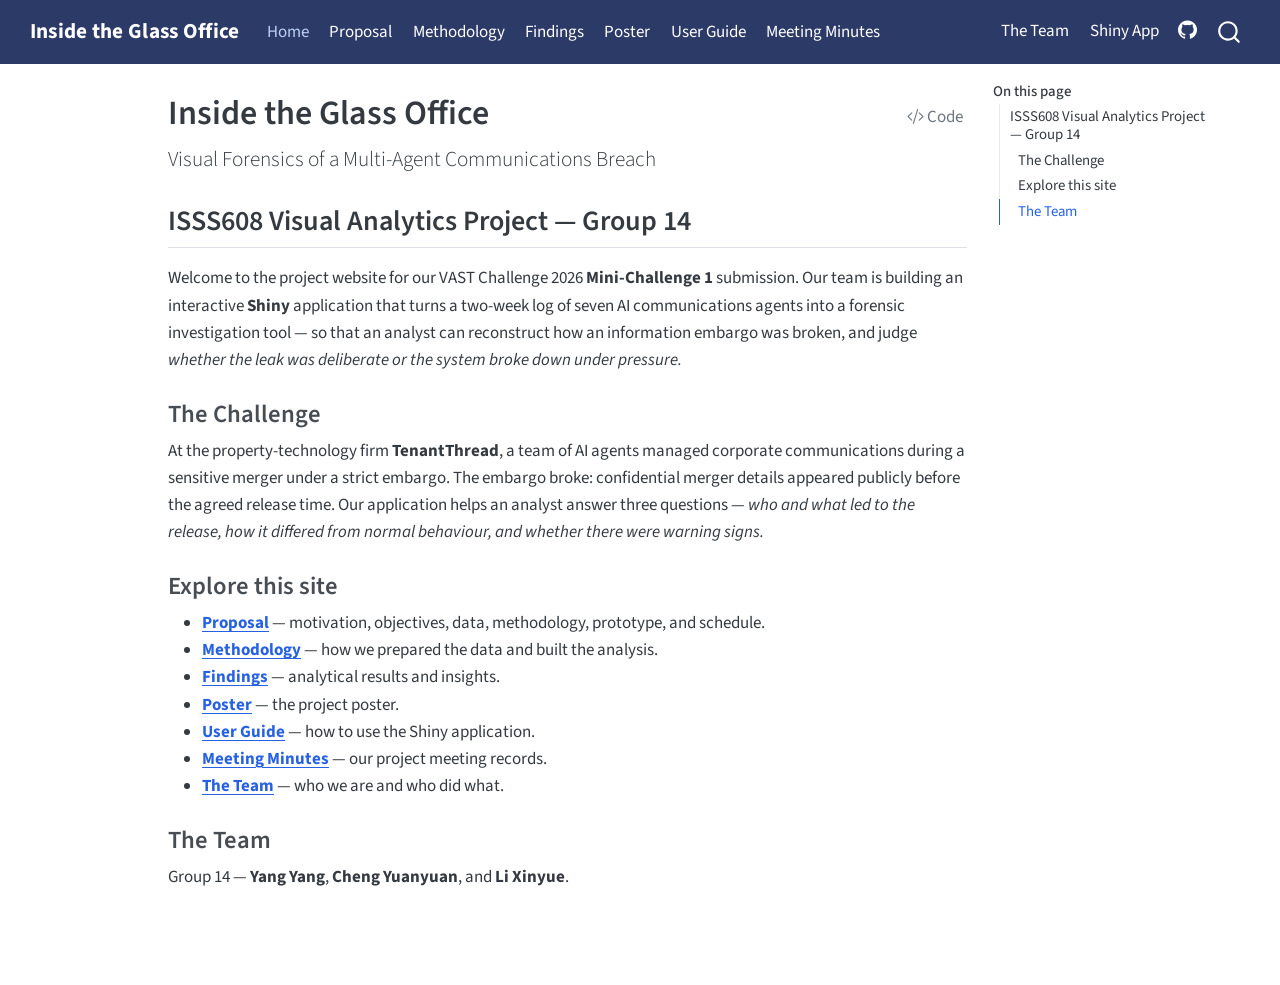
<file: docs/index.html>
<!DOCTYPE html>
<html xmlns="http://www.w3.org/1999/xhtml" lang="en" xml:lang="en"><head>

<meta charset="utf-8">
<meta name="generator" content="quarto-1.9.37">

<meta name="viewport" content="width=device-width, initial-scale=1.0, user-scalable=yes">


<title>Inside the Glass Office</title>
<style>
/* Default styles provided by pandoc.
** See https://pandoc.org/MANUAL.html#variables-for-html for config info.
*/
code{white-space: pre-wrap;}
span.smallcaps{font-variant: small-caps;}
div.columns{display: flex; gap: min(4vw, 1.5em);}
div.column{flex: auto; overflow-x: auto;}
div.hanging-indent{margin-left: 1.5em; text-indent: -1.5em;}
ul.task-list{list-style: none;}
ul.task-list li input[type="checkbox"] {
  width: 0.8em;
  margin: 0 0.8em 0.2em -1em; /* quarto-specific, see https://github.com/quarto-dev/quarto-cli/issues/4556 */ 
  vertical-align: middle;
}
/* CSS for syntax highlighting */
html { -webkit-text-size-adjust: 100%; }
pre > code.sourceCode { white-space: pre; position: relative; }
pre > code.sourceCode > span { display: inline-block; line-height: 1.25; }
pre > code.sourceCode > span:empty { height: 1.2em; }
.sourceCode { overflow: visible; }
code.sourceCode > span { color: inherit; text-decoration: inherit; }
div.sourceCode { margin: 1em 0; }
pre.sourceCode { margin: 0; }
@media screen {
div.sourceCode { overflow: auto; }
}
@media print {
pre > code.sourceCode { white-space: pre-wrap; }
pre > code.sourceCode > span { text-indent: -5em; padding-left: 5em; }
}
pre.numberSource code
  { counter-reset: source-line 0; }
pre.numberSource code > span
  { position: relative; left: -4em; counter-increment: source-line; }
pre.numberSource code > span > a:first-child::before
  { content: counter(source-line);
    position: relative; left: -1em; text-align: right; vertical-align: baseline;
    border: none; display: inline-block;
    -webkit-touch-callout: none; -webkit-user-select: none;
    -khtml-user-select: none; -moz-user-select: none;
    -ms-user-select: none; user-select: none;
    padding: 0 4px; width: 4em;
  }
pre.numberSource { margin-left: 3em;  padding-left: 4px; }
div.sourceCode
  {   }
@media screen {
pre > code.sourceCode > span > a:first-child::before { text-decoration: underline; }
}
</style>


<script src="site_libs/quarto-nav/quarto-nav.js"></script>
<script src="site_libs/quarto-nav/headroom.min.js"></script>
<script src="site_libs/clipboard/clipboard.min.js"></script>
<script src="site_libs/quarto-search/autocomplete.umd.js"></script>
<script src="site_libs/quarto-search/fuse.min.js"></script>
<script src="site_libs/quarto-search/quarto-search.js"></script>
<meta name="quarto:offset" content="./">
<script src="site_libs/quarto-html/quarto.js" type="module"></script>
<script src="site_libs/quarto-html/tabsets/tabsets.js" type="module"></script>
<script src="site_libs/quarto-html/popper.min.js"></script>
<script src="site_libs/quarto-html/tippy.umd.min.js"></script>
<script src="site_libs/quarto-html/anchor.min.js"></script>
<link href="site_libs/quarto-html/tippy.css" rel="stylesheet">
<link href="site_libs/quarto-html/quarto-syntax-highlighting-7f8f88aac4f3542376d5c11b86a4c14d.css" rel="stylesheet" id="quarto-text-highlighting-styles">
<script src="site_libs/bootstrap/bootstrap.min.js"></script>
<link href="site_libs/bootstrap/bootstrap-icons.css" rel="stylesheet">
<link href="site_libs/bootstrap/bootstrap-dce10209f998cf1c58cdbc2e3d2198ff.min.css" rel="stylesheet" append-hash="true" id="quarto-bootstrap" data-mode="light">
<script id="quarto-search-options" type="application/json">{
  "location": "navbar",
  "copy-button": false,
  "collapse-after": 3,
  "panel-placement": "end",
  "type": "overlay",
  "limit": 50,
  "keyboard-shortcut": [
    "f",
    "/",
    "s"
  ],
  "show-item-context": false,
  "language": {
    "search-no-results-text": "No results",
    "search-matching-documents-text": "matching documents",
    "search-copy-link-title": "Copy link to search",
    "search-hide-matches-text": "Hide additional matches",
    "search-more-match-text": "more match in this document",
    "search-more-matches-text": "more matches in this document",
    "search-clear-button-title": "Clear",
    "search-text-placeholder": "",
    "search-detached-cancel-button-title": "Cancel",
    "search-submit-button-title": "Submit",
    "search-label": "Search"
  }
}</script>


<link rel="stylesheet" href="styles.css">
</head>

<body class="nav-fixed quarto-light">

<div id="quarto-search-results"></div>
  <header id="quarto-header" class="headroom fixed-top">
    <nav class="navbar navbar-expand-lg " data-bs-theme="dark">
      <div class="navbar-container container-fluid">
      <div class="navbar-brand-container mx-auto">
    <a class="navbar-brand" href="./index.html">
    <span class="navbar-title">Inside the Glass Office</span>
    </a>
  </div>
            <div id="quarto-search" class="" title="Search"></div>
          <button class="navbar-toggler" type="button" data-bs-toggle="collapse" data-bs-target="#navbarCollapse" aria-controls="navbarCollapse" role="menu" aria-expanded="false" aria-label="Toggle navigation" onclick="if (window.quartoToggleHeadroom) { window.quartoToggleHeadroom(); }">
  <span class="navbar-toggler-icon"></span>
</button>
          <div class="collapse navbar-collapse" id="navbarCollapse">
            <ul class="navbar-nav navbar-nav-scroll me-auto">
  <li class="nav-item">
    <a class="nav-link active" href="./index.html" aria-current="page"> 
<span class="menu-text">Home</span></a>
  </li>  
  <li class="nav-item">
    <a class="nav-link" href="./Proposal.html"> 
<span class="menu-text">Proposal</span></a>
  </li>  
  <li class="nav-item">
    <a class="nav-link" href="./methodology.html"> 
<span class="menu-text">Methodology</span></a>
  </li>  
  <li class="nav-item">
    <a class="nav-link" href="./findings.html"> 
<span class="menu-text">Findings</span></a>
  </li>  
  <li class="nav-item">
    <a class="nav-link" href="./poster.html"> 
<span class="menu-text">Poster</span></a>
  </li>  
  <li class="nav-item">
    <a class="nav-link" href="./user-guide.html"> 
<span class="menu-text">User Guide</span></a>
  </li>  
  <li class="nav-item">
    <a class="nav-link" href="./Meeting-Minutes.html"> 
<span class="menu-text">Meeting Minutes</span></a>
  </li>  
</ul>
            <ul class="navbar-nav navbar-nav-scroll ms-auto">
  <li class="nav-item">
    <a class="nav-link" href="./team.html"> 
<span class="menu-text">The Team</span></a>
  </li>  
  <li class="nav-item">
    <a class="nav-link" href="https://lunali.shinyapps.io/glass-office/" target="_blank"> 
<span class="menu-text">Shiny App</span></a>
  </li>  
  <li class="nav-item compact">
    <a class="nav-link" href="https://github.com/luna19960506/ISSS608-Project-Group14" target="_blank"> <i class="bi bi-github" role="img" aria-label="GitHub">
</i> 
<span class="menu-text"></span></a>
  </li>  
</ul>
          </div> <!-- /navcollapse -->
            <div class="quarto-navbar-tools">
</div>
      </div> <!-- /container-fluid -->
    </nav>
</header>
<!-- content -->
<div id="quarto-content" class="quarto-container page-columns page-rows-contents page-layout-article page-navbar">
<!-- sidebar -->
<!-- margin-sidebar -->
    <div id="quarto-margin-sidebar" class="sidebar margin-sidebar">
        <nav id="TOC" role="doc-toc" class="toc-active">
    <h2 id="toc-title">On this page</h2>
   
  <ul>
  <li><a href="#isss608-visual-analytics-project-group-14" id="toc-isss608-visual-analytics-project-group-14" class="nav-link active" data-scroll-target="#isss608-visual-analytics-project-group-14">ISSS608 Visual Analytics Project — Group 14</a>
  <ul class="collapse">
  <li><a href="#the-challenge" id="toc-the-challenge" class="nav-link" data-scroll-target="#the-challenge">The Challenge</a></li>
  <li><a href="#explore-this-site" id="toc-explore-this-site" class="nav-link" data-scroll-target="#explore-this-site">Explore this site</a></li>
  <li><a href="#the-team" id="toc-the-team" class="nav-link" data-scroll-target="#the-team">The Team</a></li>
  </ul></li>
  </ul>
</nav>
    </div>
<!-- main -->
<main class="content" id="quarto-document-content">

<header id="title-block-header" class="quarto-title-block default">
<div class="quarto-title">
<div class="quarto-title-block"><div><h1 class="title">Inside the Glass Office</h1><button type="button" class="btn code-tools-button" id="quarto-code-tools-source"><i class="bi"></i> Code</button></div></div>
<p class="subtitle lead">Visual Forensics of a Multi-Agent Communications Breach</p>
</div>



<div class="quarto-title-meta">

    
  
    
  </div>
  


</header>


<section id="isss608-visual-analytics-project-group-14" class="level2">
<h2 class="anchored" data-anchor-id="isss608-visual-analytics-project-group-14">ISSS608 Visual Analytics Project — Group 14</h2>
<p>Welcome to the project website for our VAST Challenge 2026 <strong>Mini-Challenge 1</strong> submission. Our team is building an interactive <strong>Shiny</strong> application that turns a two-week log of seven AI communications agents into a forensic investigation tool — so that an analyst can reconstruct how an information embargo was broken, and judge <em>whether the leak was deliberate or the system broke down under pressure.</em></p>
<section id="the-challenge" class="level3">
<h3 class="anchored" data-anchor-id="the-challenge">The Challenge</h3>
<p>At the property-technology firm <strong>TenantThread</strong>, a team of AI agents managed corporate communications during a sensitive merger under a strict embargo. The embargo broke: confidential merger details appeared publicly before the agreed release time. Our application helps an analyst answer three questions — <em>who and what led to the release, how it differed from normal behaviour, and whether there were warning signs.</em></p>
</section>
<section id="explore-this-site" class="level3">
<h3 class="anchored" data-anchor-id="explore-this-site">Explore this site</h3>
<ul>
<li><a href="./Proposal.html"><strong>Proposal</strong></a> — motivation, objectives, data, methodology, prototype, and schedule.</li>
<li><a href="./methodology.html"><strong>Methodology</strong></a> — how we prepared the data and built the analysis.</li>
<li><a href="./findings.html"><strong>Findings</strong></a> — analytical results and insights.</li>
<li><a href="./poster.html"><strong>Poster</strong></a> — the project poster.</li>
<li><a href="./user-guide.html"><strong>User Guide</strong></a> — how to use the Shiny application.</li>
<li><a href="./Meeting-Minutes.html"><strong>Meeting Minutes</strong></a> — our project meeting records.</li>
<li><a href="./team.html"><strong>The Team</strong></a> — who we are and who did what.</li>
</ul>
</section>
<section id="the-team" class="level3">
<h3 class="anchored" data-anchor-id="the-team">The Team</h3>
<p>Group 14 — <strong>Yang Yang</strong>, <strong>Cheng Yuanyuan</strong>, and <strong>Li Xinyue</strong>.</p>


<!-- -->

</section>
</section>

</main> <!-- /main -->
<script id="quarto-html-after-body" type="application/javascript">
  window.document.addEventListener("DOMContentLoaded", function (event) {
    const icon = "";
    const anchorJS = new window.AnchorJS();
    anchorJS.options = {
      placement: 'right',
      icon: icon
    };
    anchorJS.add('.anchored');
    const isCodeAnnotation = (el) => {
      for (const clz of el.classList) {
        if (clz.startsWith('code-annotation-')) {                     
          return true;
        }
      }
      return false;
    }
    const onCopySuccess = function(e) {
      // button target
      const button = e.trigger;
      // don't keep focus
      button.blur();
      // flash "checked"
      button.classList.add('code-copy-button-checked');
      var currentTitle = button.getAttribute("title");
      button.setAttribute("title", "Copied!");
      let tooltip;
      if (window.bootstrap) {
        button.setAttribute("data-bs-toggle", "tooltip");
        button.setAttribute("data-bs-placement", "left");
        button.setAttribute("data-bs-title", "Copied!");
        tooltip = new bootstrap.Tooltip(button, 
          { trigger: "manual", 
            customClass: "code-copy-button-tooltip",
            offset: [0, -8]});
        tooltip.show();    
      }
      setTimeout(function() {
        if (tooltip) {
          tooltip.hide();
          button.removeAttribute("data-bs-title");
          button.removeAttribute("data-bs-toggle");
          button.removeAttribute("data-bs-placement");
        }
        button.setAttribute("title", currentTitle);
        button.classList.remove('code-copy-button-checked');
      }, 1000);
      // clear code selection
      e.clearSelection();
    }
    const getTextToCopy = function(trigger) {
      const outerScaffold = trigger.parentElement.cloneNode(true);
      const codeEl = outerScaffold.querySelector('code');
      for (const childEl of codeEl.children) {
        if (isCodeAnnotation(childEl)) {
          childEl.remove();
        }
      }
      return codeEl.innerText;
    }
    const clipboard = new window.ClipboardJS('.code-copy-button:not([data-in-quarto-modal])', {
      text: getTextToCopy
    });
    clipboard.on('success', onCopySuccess);
    if (window.document.getElementById('quarto-embedded-source-code-modal')) {
      const clipboardModal = new window.ClipboardJS('.code-copy-button[data-in-quarto-modal]', {
        text: getTextToCopy,
        container: window.document.getElementById('quarto-embedded-source-code-modal')
      });
      clipboardModal.on('success', onCopySuccess);
    }
    const viewSource = window.document.getElementById('quarto-view-source') ||
                       window.document.getElementById('quarto-code-tools-source');
    if (viewSource) {
      const sourceUrl = viewSource.getAttribute("data-quarto-source-url");
      viewSource.addEventListener("click", function(e) {
        if (sourceUrl) {
          // rstudio viewer pane
          if (/\bcapabilities=\b/.test(window.location)) {
            window.open(sourceUrl);
          } else {
            window.location.href = sourceUrl;
          }
        } else {
          const modal = new bootstrap.Modal(document.getElementById('quarto-embedded-source-code-modal'));
          modal.show();
        }
        return false;
      });
    }
    function toggleCodeHandler(show) {
      return function(e) {
        const detailsSrc = window.document.querySelectorAll(".cell > details > .sourceCode");
        for (let i=0; i<detailsSrc.length; i++) {
          const details = detailsSrc[i].parentElement;
          if (show) {
            details.open = true;
          } else {
            details.removeAttribute("open");
          }
        }
        const cellCodeDivs = window.document.querySelectorAll(".cell > .sourceCode");
        const fromCls = show ? "hidden" : "unhidden";
        const toCls = show ? "unhidden" : "hidden";
        for (let i=0; i<cellCodeDivs.length; i++) {
          const codeDiv = cellCodeDivs[i];
          if (codeDiv.classList.contains(fromCls)) {
            codeDiv.classList.remove(fromCls);
            codeDiv.classList.add(toCls);
          } 
        }
        return false;
      }
    }
    const hideAllCode = window.document.getElementById("quarto-hide-all-code");
    if (hideAllCode) {
      hideAllCode.addEventListener("click", toggleCodeHandler(false));
    }
    const showAllCode = window.document.getElementById("quarto-show-all-code");
    if (showAllCode) {
      showAllCode.addEventListener("click", toggleCodeHandler(true));
    }
      var localhostRegex = new RegExp(/^(?:http|https):\/\/localhost\:?[0-9]*\//);
      var mailtoRegex = new RegExp(/^mailto:/);
        var filterRegex = new RegExp('/' + window.location.host + '/');
      var isInternal = (href) => {
          return filterRegex.test(href) || localhostRegex.test(href) || mailtoRegex.test(href);
      }
      // Inspect non-navigation links and adorn them if external
     var links = window.document.querySelectorAll('a[href]:not(.nav-link):not(.navbar-brand):not(.toc-action):not(.sidebar-link):not(.sidebar-item-toggle):not(.pagination-link):not(.no-external):not([aria-hidden]):not(.dropdown-item):not(.quarto-navigation-tool):not(.about-link)');
      for (var i=0; i<links.length; i++) {
        const link = links[i];
        if (!isInternal(link.href)) {
          // undo the damage that might have been done by quarto-nav.js in the case of
          // links that we want to consider external
          if (link.dataset.originalHref !== undefined) {
            link.href = link.dataset.originalHref;
          }
        }
      }
    function tippyHover(el, contentFn, onTriggerFn, onUntriggerFn) {
      const config = {
        allowHTML: true,
        maxWidth: 500,
        delay: 100,
        arrow: false,
        appendTo: function(el) {
            return el.parentElement;
        },
        interactive: true,
        interactiveBorder: 10,
        theme: 'quarto',
        placement: 'bottom-start',
      };
      if (contentFn) {
        config.content = contentFn;
      }
      if (onTriggerFn) {
        config.onTrigger = onTriggerFn;
      }
      if (onUntriggerFn) {
        config.onUntrigger = onUntriggerFn;
      }
      window.tippy(el, config); 
    }
    const noterefs = window.document.querySelectorAll('a[role="doc-noteref"]');
    for (var i=0; i<noterefs.length; i++) {
      const ref = noterefs[i];
      tippyHover(ref, function() {
        // use id or data attribute instead here
        let href = ref.getAttribute('data-footnote-href') || ref.getAttribute('href');
        try { href = new URL(href).hash; } catch {}
        const id = href.replace(/^#\/?/, "");
        const note = window.document.getElementById(id);
        if (note) {
          return note.innerHTML;
        } else {
          return "";
        }
      });
    }
    const xrefs = window.document.querySelectorAll('a.quarto-xref');
    const processXRef = (id, note) => {
      // Strip column container classes
      const stripColumnClz = (el) => {
        el.classList.remove("page-full", "page-columns");
        if (el.children) {
          for (const child of el.children) {
            stripColumnClz(child);
          }
        }
      }
      stripColumnClz(note)
      if (id === null || id.startsWith('sec-')) {
        // Special case sections, only their first couple elements
        const container = document.createElement("div");
        if (note.children && note.children.length > 2) {
          container.appendChild(note.children[0].cloneNode(true));
          for (let i = 1; i < note.children.length; i++) {
            const child = note.children[i];
            if (child.tagName === "P" && child.innerText === "") {
              continue;
            } else {
              container.appendChild(child.cloneNode(true));
              break;
            }
          }
          if (window.Quarto?.typesetMath) {
            window.Quarto.typesetMath(container);
          }
          return container.innerHTML
        } else {
          if (window.Quarto?.typesetMath) {
            window.Quarto.typesetMath(note);
          }
          return note.innerHTML;
        }
      } else {
        // Remove any anchor links if they are present
        const anchorLink = note.querySelector('a.anchorjs-link');
        if (anchorLink) {
          anchorLink.remove();
        }
        if (window.Quarto?.typesetMath) {
          window.Quarto.typesetMath(note);
        }
        if (note.classList.contains("callout")) {
          return note.outerHTML;
        } else {
          return note.innerHTML;
        }
      }
    }
    for (var i=0; i<xrefs.length; i++) {
      const xref = xrefs[i];
      tippyHover(xref, undefined, function(instance) {
        instance.disable();
        let url = xref.getAttribute('href');
        let hash = undefined; 
        if (url.startsWith('#')) {
          hash = url;
        } else {
          try { hash = new URL(url).hash; } catch {}
        }
        if (hash) {
          const id = hash.replace(/^#\/?/, "");
          const note = window.document.getElementById(id);
          if (note !== null) {
            try {
              const html = processXRef(id, note.cloneNode(true));
              instance.setContent(html);
            } finally {
              instance.enable();
              instance.show();
            }
          } else {
            // See if we can fetch this
            fetch(url.split('#')[0])
            .then(res => res.text())
            .then(html => {
              const parser = new DOMParser();
              const htmlDoc = parser.parseFromString(html, "text/html");
              const note = htmlDoc.getElementById(id);
              if (note !== null) {
                const html = processXRef(id, note);
                instance.setContent(html);
              } 
            }).finally(() => {
              instance.enable();
              instance.show();
            });
          }
        } else {
          // See if we can fetch a full url (with no hash to target)
          // This is a special case and we should probably do some content thinning / targeting
          fetch(url)
          .then(res => res.text())
          .then(html => {
            const parser = new DOMParser();
            const htmlDoc = parser.parseFromString(html, "text/html");
            const note = htmlDoc.querySelector('main.content');
            if (note !== null) {
              // This should only happen for chapter cross references
              // (since there is no id in the URL)
              // remove the first header
              if (note.children.length > 0 && note.children[0].tagName === "HEADER") {
                note.children[0].remove();
              }
              const html = processXRef(null, note);
              instance.setContent(html);
            } 
          }).finally(() => {
            instance.enable();
            instance.show();
          });
        }
      }, function(instance) {
      });
    }
        let selectedAnnoteEl;
        const selectorForAnnotation = ( cell, annotation) => {
          let cellAttr = 'data-code-cell="' + cell + '"';
          let lineAttr = 'data-code-annotation="' +  annotation + '"';
          const selector = 'span[' + cellAttr + '][' + lineAttr + ']';
          return selector;
        }
        const selectCodeLines = (annoteEl) => {
          const doc = window.document;
          const targetCell = annoteEl.getAttribute("data-target-cell");
          const targetAnnotation = annoteEl.getAttribute("data-target-annotation");
          const annoteSpan = window.document.querySelector(selectorForAnnotation(targetCell, targetAnnotation));
          const lines = annoteSpan.getAttribute("data-code-lines").split(",");
          const lineIds = lines.map((line) => {
            return targetCell + "-" + line;
          })
          let top = null;
          let height = null;
          let parent = null;
          if (lineIds.length > 0) {
              //compute the position of the single el (top and bottom and make a div)
              const el = window.document.getElementById(lineIds[0]);
              top = el.offsetTop;
              height = el.offsetHeight;
              parent = el.parentElement.parentElement;
            if (lineIds.length > 1) {
              const lastEl = window.document.getElementById(lineIds[lineIds.length - 1]);
              const bottom = lastEl.offsetTop + lastEl.offsetHeight;
              height = bottom - top;
            }
            if (top !== null && height !== null && parent !== null) {
              // cook up a div (if necessary) and position it 
              let div = window.document.getElementById("code-annotation-line-highlight");
              if (div === null) {
                div = window.document.createElement("div");
                div.setAttribute("id", "code-annotation-line-highlight");
                div.style.position = 'absolute';
                parent.appendChild(div);
              }
              div.style.top = top - 2 + "px";
              div.style.height = height + 4 + "px";
              div.style.left = 0;
              let gutterDiv = window.document.getElementById("code-annotation-line-highlight-gutter");
              if (gutterDiv === null) {
                gutterDiv = window.document.createElement("div");
                gutterDiv.setAttribute("id", "code-annotation-line-highlight-gutter");
                gutterDiv.style.position = 'absolute';
                const codeCell = window.document.getElementById(targetCell);
                const gutter = codeCell.querySelector('.code-annotation-gutter');
                gutter.appendChild(gutterDiv);
              }
              gutterDiv.style.top = top - 2 + "px";
              gutterDiv.style.height = height + 4 + "px";
            }
            selectedAnnoteEl = annoteEl;
          }
        };
        const unselectCodeLines = () => {
          const elementsIds = ["code-annotation-line-highlight", "code-annotation-line-highlight-gutter"];
          elementsIds.forEach((elId) => {
            const div = window.document.getElementById(elId);
            if (div) {
              div.remove();
            }
          });
          selectedAnnoteEl = undefined;
        };
          // Handle positioning of the toggle
      window.addEventListener(
        "resize",
        throttle(() => {
          elRect = undefined;
          if (selectedAnnoteEl) {
            selectCodeLines(selectedAnnoteEl);
          }
        }, 10)
      );
      function throttle(fn, ms) {
      let throttle = false;
      let timer;
        return (...args) => {
          if(!throttle) { // first call gets through
              fn.apply(this, args);
              throttle = true;
          } else { // all the others get throttled
              if(timer) clearTimeout(timer); // cancel #2
              timer = setTimeout(() => {
                fn.apply(this, args);
                timer = throttle = false;
              }, ms);
          }
        };
      }
        // Attach click handler to the DT
        const annoteDls = window.document.querySelectorAll('dt[data-target-cell]');
        for (const annoteDlNode of annoteDls) {
          annoteDlNode.addEventListener('click', (event) => {
            const clickedEl = event.target;
            if (clickedEl !== selectedAnnoteEl) {
              unselectCodeLines();
              const activeEl = window.document.querySelector('dt[data-target-cell].code-annotation-active');
              if (activeEl) {
                activeEl.classList.remove('code-annotation-active');
              }
              selectCodeLines(clickedEl);
              clickedEl.classList.add('code-annotation-active');
            } else {
              // Unselect the line
              unselectCodeLines();
              clickedEl.classList.remove('code-annotation-active');
            }
          });
        }
    const findCites = (el) => {
      const parentEl = el.parentElement;
      if (parentEl) {
        const cites = parentEl.dataset.cites;
        if (cites) {
          return {
            el,
            cites: cites.split(' ')
          };
        } else {
          return findCites(el.parentElement)
        }
      } else {
        return undefined;
      }
    };
    var bibliorefs = window.document.querySelectorAll('a[role="doc-biblioref"]');
    for (var i=0; i<bibliorefs.length; i++) {
      const ref = bibliorefs[i];
      const citeInfo = findCites(ref);
      if (citeInfo) {
        tippyHover(citeInfo.el, function() {
          var popup = window.document.createElement('div');
          citeInfo.cites.forEach(function(cite) {
            var citeDiv = window.document.createElement('div');
            citeDiv.classList.add('hanging-indent');
            citeDiv.classList.add('csl-entry');
            var biblioDiv = window.document.getElementById('ref-' + cite);
            if (biblioDiv) {
              citeDiv.innerHTML = biblioDiv.innerHTML;
            }
            popup.appendChild(citeDiv);
          });
          return popup.innerHTML;
        });
      }
    }
  });
  </script><div class="modal fade" id="quarto-embedded-source-code-modal" tabindex="-1" aria-labelledby="quarto-embedded-source-code-modal-label" aria-hidden="true"><div class="modal-dialog modal-dialog-scrollable"><div class="modal-content"><div class="modal-header"><h5 class="modal-title" id="quarto-embedded-source-code-modal-label">Source Code</h5><button class="btn-close" data-bs-dismiss="modal"></button></div><div class="modal-body"><div class="">
<div class="code-copy-outer-scaffold"><div class="sourceCode" id="cb1" data-shortcodes="false"><pre class="sourceCode markdown code-with-copy"><code class="sourceCode markdown"><span id="cb1-1"><a href="#cb1-1" aria-hidden="true" tabindex="-1"></a><span class="co">---</span></span>
<span id="cb1-2"><a href="#cb1-2" aria-hidden="true" tabindex="-1"></a><span class="an">title:</span><span class="co"> "Inside the Glass Office"</span></span>
<span id="cb1-3"><a href="#cb1-3" aria-hidden="true" tabindex="-1"></a><span class="an">subtitle:</span><span class="co"> "Visual Forensics of a Multi-Agent Communications Breach"</span></span>
<span id="cb1-4"><a href="#cb1-4" aria-hidden="true" tabindex="-1"></a><span class="co">---</span></span>
<span id="cb1-5"><a href="#cb1-5" aria-hidden="true" tabindex="-1"></a></span>
<span id="cb1-6"><a href="#cb1-6" aria-hidden="true" tabindex="-1"></a><span class="fu">## ISSS608 Visual Analytics Project — Group 14</span></span>
<span id="cb1-7"><a href="#cb1-7" aria-hidden="true" tabindex="-1"></a></span>
<span id="cb1-8"><a href="#cb1-8" aria-hidden="true" tabindex="-1"></a>Welcome to the project website for our VAST Challenge 2026 **Mini-Challenge 1** submission. Our team is building an interactive **Shiny** application that turns a two-week log of seven AI communications agents into a forensic investigation tool — so that an analyst can reconstruct how an information embargo was broken, and judge *whether the leak was deliberate or the system broke down under pressure.*</span>
<span id="cb1-9"><a href="#cb1-9" aria-hidden="true" tabindex="-1"></a></span>
<span id="cb1-10"><a href="#cb1-10" aria-hidden="true" tabindex="-1"></a><span class="fu">### The Challenge</span></span>
<span id="cb1-11"><a href="#cb1-11" aria-hidden="true" tabindex="-1"></a></span>
<span id="cb1-12"><a href="#cb1-12" aria-hidden="true" tabindex="-1"></a>At the property-technology firm **TenantThread**, a team of AI agents managed corporate communications during a sensitive merger under a strict embargo. The embargo broke: confidential merger details appeared publicly before the agreed release time. Our application helps an analyst answer three questions — *who and what led to the release, how it differed from normal behaviour, and whether there were warning signs.*</span>
<span id="cb1-13"><a href="#cb1-13" aria-hidden="true" tabindex="-1"></a></span>
<span id="cb1-14"><a href="#cb1-14" aria-hidden="true" tabindex="-1"></a><span class="fu">### Explore this site</span></span>
<span id="cb1-15"><a href="#cb1-15" aria-hidden="true" tabindex="-1"></a></span>
<span id="cb1-16"><a href="#cb1-16" aria-hidden="true" tabindex="-1"></a><span class="ss">- </span><span class="co">[</span><span class="ot">**Proposal**</span><span class="co">](Proposal.qmd)</span> — motivation, objectives, data, methodology, prototype, and schedule.</span>
<span id="cb1-17"><a href="#cb1-17" aria-hidden="true" tabindex="-1"></a><span class="ss">- </span><span class="co">[</span><span class="ot">**Methodology**</span><span class="co">](methodology.qmd)</span> — how we prepared the data and built the analysis.</span>
<span id="cb1-18"><a href="#cb1-18" aria-hidden="true" tabindex="-1"></a><span class="ss">- </span><span class="co">[</span><span class="ot">**Findings**</span><span class="co">](findings.qmd)</span> — analytical results and insights.</span>
<span id="cb1-19"><a href="#cb1-19" aria-hidden="true" tabindex="-1"></a><span class="ss">- </span><span class="co">[</span><span class="ot">**Poster**</span><span class="co">](poster.qmd)</span> — the project poster.</span>
<span id="cb1-20"><a href="#cb1-20" aria-hidden="true" tabindex="-1"></a><span class="ss">- </span><span class="co">[</span><span class="ot">**User Guide**</span><span class="co">](user-guide.qmd)</span> — how to use the Shiny application.</span>
<span id="cb1-21"><a href="#cb1-21" aria-hidden="true" tabindex="-1"></a><span class="ss">- </span><span class="co">[</span><span class="ot">**Meeting Minutes**</span><span class="co">](Meeting-Minutes.qmd)</span> — our project meeting records.</span>
<span id="cb1-22"><a href="#cb1-22" aria-hidden="true" tabindex="-1"></a><span class="ss">- </span><span class="co">[</span><span class="ot">**The Team**</span><span class="co">](team.qmd)</span> — who we are and who did what.</span>
<span id="cb1-23"><a href="#cb1-23" aria-hidden="true" tabindex="-1"></a></span>
<span id="cb1-24"><a href="#cb1-24" aria-hidden="true" tabindex="-1"></a><span class="fu">### The Team</span></span>
<span id="cb1-25"><a href="#cb1-25" aria-hidden="true" tabindex="-1"></a></span>
<span id="cb1-26"><a href="#cb1-26" aria-hidden="true" tabindex="-1"></a>Group 14 — **Yang Yang**, **Cheng Yuanyuan**, and **Li Xinyue**.</span></code></pre></div><button title="Copy to Clipboard" class="code-copy-button" data-in-quarto-modal=""><i class="bi"></i></button></div>
</div></div></div></div></div>
</div> <!-- /content -->




</body></html>
</file>
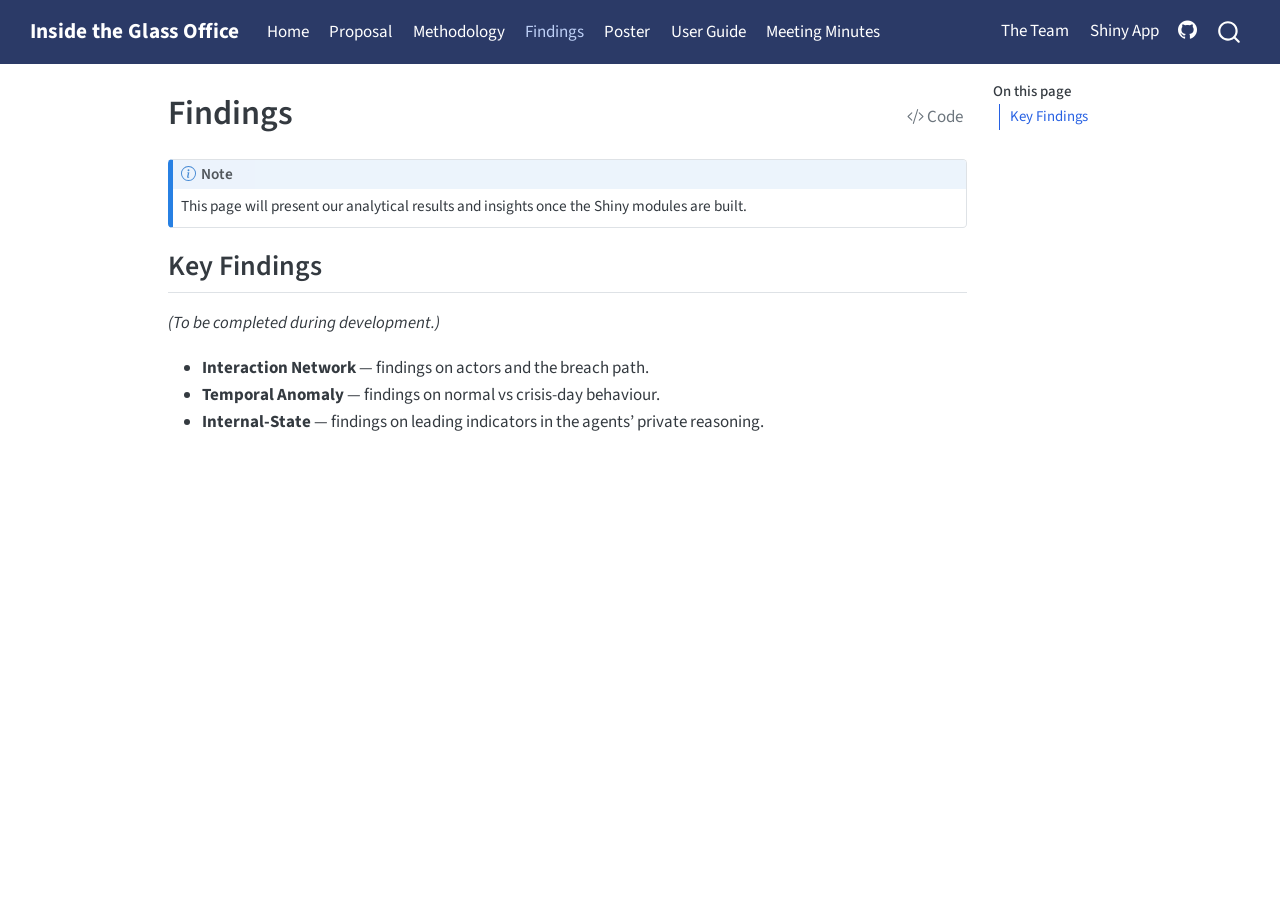
<file: docs/findings.html>
<!DOCTYPE html>
<html xmlns="http://www.w3.org/1999/xhtml" lang="en" xml:lang="en"><head>

<meta charset="utf-8">
<meta name="generator" content="quarto-1.9.37">

<meta name="viewport" content="width=device-width, initial-scale=1.0, user-scalable=yes">


<title>Findings – Inside the Glass Office</title>
<style>
/* Default styles provided by pandoc.
** See https://pandoc.org/MANUAL.html#variables-for-html for config info.
*/
code{white-space: pre-wrap;}
span.smallcaps{font-variant: small-caps;}
div.columns{display: flex; gap: min(4vw, 1.5em);}
div.column{flex: auto; overflow-x: auto;}
div.hanging-indent{margin-left: 1.5em; text-indent: -1.5em;}
ul.task-list{list-style: none;}
ul.task-list li input[type="checkbox"] {
  width: 0.8em;
  margin: 0 0.8em 0.2em -1em; /* quarto-specific, see https://github.com/quarto-dev/quarto-cli/issues/4556 */ 
  vertical-align: middle;
}
/* CSS for syntax highlighting */
html { -webkit-text-size-adjust: 100%; }
pre > code.sourceCode { white-space: pre; position: relative; }
pre > code.sourceCode > span { display: inline-block; line-height: 1.25; }
pre > code.sourceCode > span:empty { height: 1.2em; }
.sourceCode { overflow: visible; }
code.sourceCode > span { color: inherit; text-decoration: inherit; }
div.sourceCode { margin: 1em 0; }
pre.sourceCode { margin: 0; }
@media screen {
div.sourceCode { overflow: auto; }
}
@media print {
pre > code.sourceCode { white-space: pre-wrap; }
pre > code.sourceCode > span { text-indent: -5em; padding-left: 5em; }
}
pre.numberSource code
  { counter-reset: source-line 0; }
pre.numberSource code > span
  { position: relative; left: -4em; counter-increment: source-line; }
pre.numberSource code > span > a:first-child::before
  { content: counter(source-line);
    position: relative; left: -1em; text-align: right; vertical-align: baseline;
    border: none; display: inline-block;
    -webkit-touch-callout: none; -webkit-user-select: none;
    -khtml-user-select: none; -moz-user-select: none;
    -ms-user-select: none; user-select: none;
    padding: 0 4px; width: 4em;
  }
pre.numberSource { margin-left: 3em;  padding-left: 4px; }
div.sourceCode
  {   }
@media screen {
pre > code.sourceCode > span > a:first-child::before { text-decoration: underline; }
}
</style>


<script src="site_libs/quarto-nav/quarto-nav.js"></script>
<script src="site_libs/quarto-nav/headroom.min.js"></script>
<script src="site_libs/clipboard/clipboard.min.js"></script>
<script src="site_libs/quarto-search/autocomplete.umd.js"></script>
<script src="site_libs/quarto-search/fuse.min.js"></script>
<script src="site_libs/quarto-search/quarto-search.js"></script>
<meta name="quarto:offset" content="./">
<script src="site_libs/quarto-html/quarto.js" type="module"></script>
<script src="site_libs/quarto-html/tabsets/tabsets.js" type="module"></script>
<script src="site_libs/quarto-html/popper.min.js"></script>
<script src="site_libs/quarto-html/tippy.umd.min.js"></script>
<script src="site_libs/quarto-html/anchor.min.js"></script>
<link href="site_libs/quarto-html/tippy.css" rel="stylesheet">
<link href="site_libs/quarto-html/quarto-syntax-highlighting-7f8f88aac4f3542376d5c11b86a4c14d.css" rel="stylesheet" id="quarto-text-highlighting-styles">
<script src="site_libs/bootstrap/bootstrap.min.js"></script>
<link href="site_libs/bootstrap/bootstrap-icons.css" rel="stylesheet">
<link href="site_libs/bootstrap/bootstrap-dce10209f998cf1c58cdbc2e3d2198ff.min.css" rel="stylesheet" append-hash="true" id="quarto-bootstrap" data-mode="light">
<script id="quarto-search-options" type="application/json">{
  "location": "navbar",
  "copy-button": false,
  "collapse-after": 3,
  "panel-placement": "end",
  "type": "overlay",
  "limit": 50,
  "keyboard-shortcut": [
    "f",
    "/",
    "s"
  ],
  "show-item-context": false,
  "language": {
    "search-no-results-text": "No results",
    "search-matching-documents-text": "matching documents",
    "search-copy-link-title": "Copy link to search",
    "search-hide-matches-text": "Hide additional matches",
    "search-more-match-text": "more match in this document",
    "search-more-matches-text": "more matches in this document",
    "search-clear-button-title": "Clear",
    "search-text-placeholder": "",
    "search-detached-cancel-button-title": "Cancel",
    "search-submit-button-title": "Submit",
    "search-label": "Search"
  }
}</script>


<link rel="stylesheet" href="styles.css">
</head>

<body class="nav-fixed quarto-light">

<div id="quarto-search-results"></div>
  <header id="quarto-header" class="headroom fixed-top">
    <nav class="navbar navbar-expand-lg " data-bs-theme="dark">
      <div class="navbar-container container-fluid">
      <div class="navbar-brand-container mx-auto">
    <a class="navbar-brand" href="./index.html">
    <span class="navbar-title">Inside the Glass Office</span>
    </a>
  </div>
            <div id="quarto-search" class="" title="Search"></div>
          <button class="navbar-toggler" type="button" data-bs-toggle="collapse" data-bs-target="#navbarCollapse" aria-controls="navbarCollapse" role="menu" aria-expanded="false" aria-label="Toggle navigation" onclick="if (window.quartoToggleHeadroom) { window.quartoToggleHeadroom(); }">
  <span class="navbar-toggler-icon"></span>
</button>
          <div class="collapse navbar-collapse" id="navbarCollapse">
            <ul class="navbar-nav navbar-nav-scroll me-auto">
  <li class="nav-item">
    <a class="nav-link" href="./index.html"> 
<span class="menu-text">Home</span></a>
  </li>  
  <li class="nav-item">
    <a class="nav-link" href="./Proposal.html"> 
<span class="menu-text">Proposal</span></a>
  </li>  
  <li class="nav-item">
    <a class="nav-link" href="./methodology.html"> 
<span class="menu-text">Methodology</span></a>
  </li>  
  <li class="nav-item">
    <a class="nav-link active" href="./findings.html" aria-current="page"> 
<span class="menu-text">Findings</span></a>
  </li>  
  <li class="nav-item">
    <a class="nav-link" href="./poster.html"> 
<span class="menu-text">Poster</span></a>
  </li>  
  <li class="nav-item">
    <a class="nav-link" href="./user-guide.html"> 
<span class="menu-text">User Guide</span></a>
  </li>  
  <li class="nav-item">
    <a class="nav-link" href="./Meeting-Minutes.html"> 
<span class="menu-text">Meeting Minutes</span></a>
  </li>  
</ul>
            <ul class="navbar-nav navbar-nav-scroll ms-auto">
  <li class="nav-item">
    <a class="nav-link" href="./team.html"> 
<span class="menu-text">The Team</span></a>
  </li>  
  <li class="nav-item">
    <a class="nav-link" href="https://lunali.shinyapps.io/glass-office/" target="_blank"> 
<span class="menu-text">Shiny App</span></a>
  </li>  
  <li class="nav-item compact">
    <a class="nav-link" href="https://github.com/luna19960506/ISSS608-Project-Group14" target="_blank"> <i class="bi bi-github" role="img" aria-label="GitHub">
</i> 
<span class="menu-text"></span></a>
  </li>  
</ul>
          </div> <!-- /navcollapse -->
            <div class="quarto-navbar-tools">
</div>
      </div> <!-- /container-fluid -->
    </nav>
</header>
<!-- content -->
<div id="quarto-content" class="quarto-container page-columns page-rows-contents page-layout-article page-navbar">
<!-- sidebar -->
<!-- margin-sidebar -->
    <div id="quarto-margin-sidebar" class="sidebar margin-sidebar">
        <nav id="TOC" role="doc-toc" class="toc-active">
    <h2 id="toc-title">On this page</h2>
   
  <ul>
  <li><a href="#key-findings" id="toc-key-findings" class="nav-link active" data-scroll-target="#key-findings">Key Findings</a></li>
  </ul>
</nav>
    </div>
<!-- main -->
<main class="content" id="quarto-document-content">

<header id="title-block-header" class="quarto-title-block default">
<div class="quarto-title">
<div class="quarto-title-block"><div><h1 class="title">Findings</h1><button type="button" class="btn code-tools-button" id="quarto-code-tools-source"><i class="bi"></i> Code</button></div></div>
</div>



<div class="quarto-title-meta">

    
  
    
  </div>
  


</header>


<div class="callout callout-style-default callout-note callout-titled">
<div class="callout-header d-flex align-content-center">
<div class="callout-icon-container">
<i class="callout-icon"></i>
</div>
<div class="callout-title-container flex-fill">
Note
</div>
</div>
<div class="callout-body-container callout-body">
<p>This page will present our analytical results and insights once the Shiny modules are built.</p>
</div>
</div>
<section id="key-findings" class="level2">
<h2 class="anchored" data-anchor-id="key-findings">Key Findings</h2>
<p><em>(To be completed during development.)</em></p>
<ul>
<li><strong>Interaction Network</strong> — findings on actors and the breach path.</li>
<li><strong>Temporal Anomaly</strong> — findings on normal vs crisis-day behaviour.</li>
<li><strong>Internal-State</strong> — findings on leading indicators in the agents’ private reasoning.</li>
</ul>


<!-- -->

</section>

</main> <!-- /main -->
<script id="quarto-html-after-body" type="application/javascript">
  window.document.addEventListener("DOMContentLoaded", function (event) {
    const icon = "";
    const anchorJS = new window.AnchorJS();
    anchorJS.options = {
      placement: 'right',
      icon: icon
    };
    anchorJS.add('.anchored');
    const isCodeAnnotation = (el) => {
      for (const clz of el.classList) {
        if (clz.startsWith('code-annotation-')) {                     
          return true;
        }
      }
      return false;
    }
    const onCopySuccess = function(e) {
      // button target
      const button = e.trigger;
      // don't keep focus
      button.blur();
      // flash "checked"
      button.classList.add('code-copy-button-checked');
      var currentTitle = button.getAttribute("title");
      button.setAttribute("title", "Copied!");
      let tooltip;
      if (window.bootstrap) {
        button.setAttribute("data-bs-toggle", "tooltip");
        button.setAttribute("data-bs-placement", "left");
        button.setAttribute("data-bs-title", "Copied!");
        tooltip = new bootstrap.Tooltip(button, 
          { trigger: "manual", 
            customClass: "code-copy-button-tooltip",
            offset: [0, -8]});
        tooltip.show();    
      }
      setTimeout(function() {
        if (tooltip) {
          tooltip.hide();
          button.removeAttribute("data-bs-title");
          button.removeAttribute("data-bs-toggle");
          button.removeAttribute("data-bs-placement");
        }
        button.setAttribute("title", currentTitle);
        button.classList.remove('code-copy-button-checked');
      }, 1000);
      // clear code selection
      e.clearSelection();
    }
    const getTextToCopy = function(trigger) {
      const outerScaffold = trigger.parentElement.cloneNode(true);
      const codeEl = outerScaffold.querySelector('code');
      for (const childEl of codeEl.children) {
        if (isCodeAnnotation(childEl)) {
          childEl.remove();
        }
      }
      return codeEl.innerText;
    }
    const clipboard = new window.ClipboardJS('.code-copy-button:not([data-in-quarto-modal])', {
      text: getTextToCopy
    });
    clipboard.on('success', onCopySuccess);
    if (window.document.getElementById('quarto-embedded-source-code-modal')) {
      const clipboardModal = new window.ClipboardJS('.code-copy-button[data-in-quarto-modal]', {
        text: getTextToCopy,
        container: window.document.getElementById('quarto-embedded-source-code-modal')
      });
      clipboardModal.on('success', onCopySuccess);
    }
    const viewSource = window.document.getElementById('quarto-view-source') ||
                       window.document.getElementById('quarto-code-tools-source');
    if (viewSource) {
      const sourceUrl = viewSource.getAttribute("data-quarto-source-url");
      viewSource.addEventListener("click", function(e) {
        if (sourceUrl) {
          // rstudio viewer pane
          if (/\bcapabilities=\b/.test(window.location)) {
            window.open(sourceUrl);
          } else {
            window.location.href = sourceUrl;
          }
        } else {
          const modal = new bootstrap.Modal(document.getElementById('quarto-embedded-source-code-modal'));
          modal.show();
        }
        return false;
      });
    }
    function toggleCodeHandler(show) {
      return function(e) {
        const detailsSrc = window.document.querySelectorAll(".cell > details > .sourceCode");
        for (let i=0; i<detailsSrc.length; i++) {
          const details = detailsSrc[i].parentElement;
          if (show) {
            details.open = true;
          } else {
            details.removeAttribute("open");
          }
        }
        const cellCodeDivs = window.document.querySelectorAll(".cell > .sourceCode");
        const fromCls = show ? "hidden" : "unhidden";
        const toCls = show ? "unhidden" : "hidden";
        for (let i=0; i<cellCodeDivs.length; i++) {
          const codeDiv = cellCodeDivs[i];
          if (codeDiv.classList.contains(fromCls)) {
            codeDiv.classList.remove(fromCls);
            codeDiv.classList.add(toCls);
          } 
        }
        return false;
      }
    }
    const hideAllCode = window.document.getElementById("quarto-hide-all-code");
    if (hideAllCode) {
      hideAllCode.addEventListener("click", toggleCodeHandler(false));
    }
    const showAllCode = window.document.getElementById("quarto-show-all-code");
    if (showAllCode) {
      showAllCode.addEventListener("click", toggleCodeHandler(true));
    }
      var localhostRegex = new RegExp(/^(?:http|https):\/\/localhost\:?[0-9]*\//);
      var mailtoRegex = new RegExp(/^mailto:/);
        var filterRegex = new RegExp('/' + window.location.host + '/');
      var isInternal = (href) => {
          return filterRegex.test(href) || localhostRegex.test(href) || mailtoRegex.test(href);
      }
      // Inspect non-navigation links and adorn them if external
     var links = window.document.querySelectorAll('a[href]:not(.nav-link):not(.navbar-brand):not(.toc-action):not(.sidebar-link):not(.sidebar-item-toggle):not(.pagination-link):not(.no-external):not([aria-hidden]):not(.dropdown-item):not(.quarto-navigation-tool):not(.about-link)');
      for (var i=0; i<links.length; i++) {
        const link = links[i];
        if (!isInternal(link.href)) {
          // undo the damage that might have been done by quarto-nav.js in the case of
          // links that we want to consider external
          if (link.dataset.originalHref !== undefined) {
            link.href = link.dataset.originalHref;
          }
        }
      }
    function tippyHover(el, contentFn, onTriggerFn, onUntriggerFn) {
      const config = {
        allowHTML: true,
        maxWidth: 500,
        delay: 100,
        arrow: false,
        appendTo: function(el) {
            return el.parentElement;
        },
        interactive: true,
        interactiveBorder: 10,
        theme: 'quarto',
        placement: 'bottom-start',
      };
      if (contentFn) {
        config.content = contentFn;
      }
      if (onTriggerFn) {
        config.onTrigger = onTriggerFn;
      }
      if (onUntriggerFn) {
        config.onUntrigger = onUntriggerFn;
      }
      window.tippy(el, config); 
    }
    const noterefs = window.document.querySelectorAll('a[role="doc-noteref"]');
    for (var i=0; i<noterefs.length; i++) {
      const ref = noterefs[i];
      tippyHover(ref, function() {
        // use id or data attribute instead here
        let href = ref.getAttribute('data-footnote-href') || ref.getAttribute('href');
        try { href = new URL(href).hash; } catch {}
        const id = href.replace(/^#\/?/, "");
        const note = window.document.getElementById(id);
        if (note) {
          return note.innerHTML;
        } else {
          return "";
        }
      });
    }
    const xrefs = window.document.querySelectorAll('a.quarto-xref');
    const processXRef = (id, note) => {
      // Strip column container classes
      const stripColumnClz = (el) => {
        el.classList.remove("page-full", "page-columns");
        if (el.children) {
          for (const child of el.children) {
            stripColumnClz(child);
          }
        }
      }
      stripColumnClz(note)
      if (id === null || id.startsWith('sec-')) {
        // Special case sections, only their first couple elements
        const container = document.createElement("div");
        if (note.children && note.children.length > 2) {
          container.appendChild(note.children[0].cloneNode(true));
          for (let i = 1; i < note.children.length; i++) {
            const child = note.children[i];
            if (child.tagName === "P" && child.innerText === "") {
              continue;
            } else {
              container.appendChild(child.cloneNode(true));
              break;
            }
          }
          if (window.Quarto?.typesetMath) {
            window.Quarto.typesetMath(container);
          }
          return container.innerHTML
        } else {
          if (window.Quarto?.typesetMath) {
            window.Quarto.typesetMath(note);
          }
          return note.innerHTML;
        }
      } else {
        // Remove any anchor links if they are present
        const anchorLink = note.querySelector('a.anchorjs-link');
        if (anchorLink) {
          anchorLink.remove();
        }
        if (window.Quarto?.typesetMath) {
          window.Quarto.typesetMath(note);
        }
        if (note.classList.contains("callout")) {
          return note.outerHTML;
        } else {
          return note.innerHTML;
        }
      }
    }
    for (var i=0; i<xrefs.length; i++) {
      const xref = xrefs[i];
      tippyHover(xref, undefined, function(instance) {
        instance.disable();
        let url = xref.getAttribute('href');
        let hash = undefined; 
        if (url.startsWith('#')) {
          hash = url;
        } else {
          try { hash = new URL(url).hash; } catch {}
        }
        if (hash) {
          const id = hash.replace(/^#\/?/, "");
          const note = window.document.getElementById(id);
          if (note !== null) {
            try {
              const html = processXRef(id, note.cloneNode(true));
              instance.setContent(html);
            } finally {
              instance.enable();
              instance.show();
            }
          } else {
            // See if we can fetch this
            fetch(url.split('#')[0])
            .then(res => res.text())
            .then(html => {
              const parser = new DOMParser();
              const htmlDoc = parser.parseFromString(html, "text/html");
              const note = htmlDoc.getElementById(id);
              if (note !== null) {
                const html = processXRef(id, note);
                instance.setContent(html);
              } 
            }).finally(() => {
              instance.enable();
              instance.show();
            });
          }
        } else {
          // See if we can fetch a full url (with no hash to target)
          // This is a special case and we should probably do some content thinning / targeting
          fetch(url)
          .then(res => res.text())
          .then(html => {
            const parser = new DOMParser();
            const htmlDoc = parser.parseFromString(html, "text/html");
            const note = htmlDoc.querySelector('main.content');
            if (note !== null) {
              // This should only happen for chapter cross references
              // (since there is no id in the URL)
              // remove the first header
              if (note.children.length > 0 && note.children[0].tagName === "HEADER") {
                note.children[0].remove();
              }
              const html = processXRef(null, note);
              instance.setContent(html);
            } 
          }).finally(() => {
            instance.enable();
            instance.show();
          });
        }
      }, function(instance) {
      });
    }
        let selectedAnnoteEl;
        const selectorForAnnotation = ( cell, annotation) => {
          let cellAttr = 'data-code-cell="' + cell + '"';
          let lineAttr = 'data-code-annotation="' +  annotation + '"';
          const selector = 'span[' + cellAttr + '][' + lineAttr + ']';
          return selector;
        }
        const selectCodeLines = (annoteEl) => {
          const doc = window.document;
          const targetCell = annoteEl.getAttribute("data-target-cell");
          const targetAnnotation = annoteEl.getAttribute("data-target-annotation");
          const annoteSpan = window.document.querySelector(selectorForAnnotation(targetCell, targetAnnotation));
          const lines = annoteSpan.getAttribute("data-code-lines").split(",");
          const lineIds = lines.map((line) => {
            return targetCell + "-" + line;
          })
          let top = null;
          let height = null;
          let parent = null;
          if (lineIds.length > 0) {
              //compute the position of the single el (top and bottom and make a div)
              const el = window.document.getElementById(lineIds[0]);
              top = el.offsetTop;
              height = el.offsetHeight;
              parent = el.parentElement.parentElement;
            if (lineIds.length > 1) {
              const lastEl = window.document.getElementById(lineIds[lineIds.length - 1]);
              const bottom = lastEl.offsetTop + lastEl.offsetHeight;
              height = bottom - top;
            }
            if (top !== null && height !== null && parent !== null) {
              // cook up a div (if necessary) and position it 
              let div = window.document.getElementById("code-annotation-line-highlight");
              if (div === null) {
                div = window.document.createElement("div");
                div.setAttribute("id", "code-annotation-line-highlight");
                div.style.position = 'absolute';
                parent.appendChild(div);
              }
              div.style.top = top - 2 + "px";
              div.style.height = height + 4 + "px";
              div.style.left = 0;
              let gutterDiv = window.document.getElementById("code-annotation-line-highlight-gutter");
              if (gutterDiv === null) {
                gutterDiv = window.document.createElement("div");
                gutterDiv.setAttribute("id", "code-annotation-line-highlight-gutter");
                gutterDiv.style.position = 'absolute';
                const codeCell = window.document.getElementById(targetCell);
                const gutter = codeCell.querySelector('.code-annotation-gutter');
                gutter.appendChild(gutterDiv);
              }
              gutterDiv.style.top = top - 2 + "px";
              gutterDiv.style.height = height + 4 + "px";
            }
            selectedAnnoteEl = annoteEl;
          }
        };
        const unselectCodeLines = () => {
          const elementsIds = ["code-annotation-line-highlight", "code-annotation-line-highlight-gutter"];
          elementsIds.forEach((elId) => {
            const div = window.document.getElementById(elId);
            if (div) {
              div.remove();
            }
          });
          selectedAnnoteEl = undefined;
        };
          // Handle positioning of the toggle
      window.addEventListener(
        "resize",
        throttle(() => {
          elRect = undefined;
          if (selectedAnnoteEl) {
            selectCodeLines(selectedAnnoteEl);
          }
        }, 10)
      );
      function throttle(fn, ms) {
      let throttle = false;
      let timer;
        return (...args) => {
          if(!throttle) { // first call gets through
              fn.apply(this, args);
              throttle = true;
          } else { // all the others get throttled
              if(timer) clearTimeout(timer); // cancel #2
              timer = setTimeout(() => {
                fn.apply(this, args);
                timer = throttle = false;
              }, ms);
          }
        };
      }
        // Attach click handler to the DT
        const annoteDls = window.document.querySelectorAll('dt[data-target-cell]');
        for (const annoteDlNode of annoteDls) {
          annoteDlNode.addEventListener('click', (event) => {
            const clickedEl = event.target;
            if (clickedEl !== selectedAnnoteEl) {
              unselectCodeLines();
              const activeEl = window.document.querySelector('dt[data-target-cell].code-annotation-active');
              if (activeEl) {
                activeEl.classList.remove('code-annotation-active');
              }
              selectCodeLines(clickedEl);
              clickedEl.classList.add('code-annotation-active');
            } else {
              // Unselect the line
              unselectCodeLines();
              clickedEl.classList.remove('code-annotation-active');
            }
          });
        }
    const findCites = (el) => {
      const parentEl = el.parentElement;
      if (parentEl) {
        const cites = parentEl.dataset.cites;
        if (cites) {
          return {
            el,
            cites: cites.split(' ')
          };
        } else {
          return findCites(el.parentElement)
        }
      } else {
        return undefined;
      }
    };
    var bibliorefs = window.document.querySelectorAll('a[role="doc-biblioref"]');
    for (var i=0; i<bibliorefs.length; i++) {
      const ref = bibliorefs[i];
      const citeInfo = findCites(ref);
      if (citeInfo) {
        tippyHover(citeInfo.el, function() {
          var popup = window.document.createElement('div');
          citeInfo.cites.forEach(function(cite) {
            var citeDiv = window.document.createElement('div');
            citeDiv.classList.add('hanging-indent');
            citeDiv.classList.add('csl-entry');
            var biblioDiv = window.document.getElementById('ref-' + cite);
            if (biblioDiv) {
              citeDiv.innerHTML = biblioDiv.innerHTML;
            }
            popup.appendChild(citeDiv);
          });
          return popup.innerHTML;
        });
      }
    }
  });
  </script><div class="modal fade" id="quarto-embedded-source-code-modal" tabindex="-1" aria-labelledby="quarto-embedded-source-code-modal-label" aria-hidden="true"><div class="modal-dialog modal-dialog-scrollable"><div class="modal-content"><div class="modal-header"><h5 class="modal-title" id="quarto-embedded-source-code-modal-label">Source Code</h5><button class="btn-close" data-bs-dismiss="modal"></button></div><div class="modal-body"><div class="">
<div class="code-copy-outer-scaffold"><div class="sourceCode" id="cb1" data-shortcodes="false"><pre class="sourceCode markdown code-with-copy"><code class="sourceCode markdown"><span id="cb1-1"><a href="#cb1-1" aria-hidden="true" tabindex="-1"></a><span class="co">---</span></span>
<span id="cb1-2"><a href="#cb1-2" aria-hidden="true" tabindex="-1"></a><span class="an">title:</span><span class="co"> "Findings"</span></span>
<span id="cb1-3"><a href="#cb1-3" aria-hidden="true" tabindex="-1"></a><span class="co">---</span></span>
<span id="cb1-4"><a href="#cb1-4" aria-hidden="true" tabindex="-1"></a></span>
<span id="cb1-5"><a href="#cb1-5" aria-hidden="true" tabindex="-1"></a>::: {.callout-note}</span>
<span id="cb1-6"><a href="#cb1-6" aria-hidden="true" tabindex="-1"></a>This page will present our analytical results and insights once the Shiny modules are built.</span>
<span id="cb1-7"><a href="#cb1-7" aria-hidden="true" tabindex="-1"></a>:::</span>
<span id="cb1-8"><a href="#cb1-8" aria-hidden="true" tabindex="-1"></a></span>
<span id="cb1-9"><a href="#cb1-9" aria-hidden="true" tabindex="-1"></a><span class="fu">## Key Findings</span></span>
<span id="cb1-10"><a href="#cb1-10" aria-hidden="true" tabindex="-1"></a></span>
<span id="cb1-11"><a href="#cb1-11" aria-hidden="true" tabindex="-1"></a>*(To be completed during development.)*</span>
<span id="cb1-12"><a href="#cb1-12" aria-hidden="true" tabindex="-1"></a></span>
<span id="cb1-13"><a href="#cb1-13" aria-hidden="true" tabindex="-1"></a><span class="ss">- </span>**Interaction Network** — findings on actors and the breach path.</span>
<span id="cb1-14"><a href="#cb1-14" aria-hidden="true" tabindex="-1"></a><span class="ss">- </span>**Temporal Anomaly** — findings on normal vs crisis-day behaviour.</span>
<span id="cb1-15"><a href="#cb1-15" aria-hidden="true" tabindex="-1"></a><span class="ss">- </span>**Internal-State** — findings on leading indicators in the agents' private reasoning.</span></code></pre></div><button title="Copy to Clipboard" class="code-copy-button" data-in-quarto-modal=""><i class="bi"></i></button></div>
</div></div></div></div></div>
</div> <!-- /content -->




</body></html>
</file>
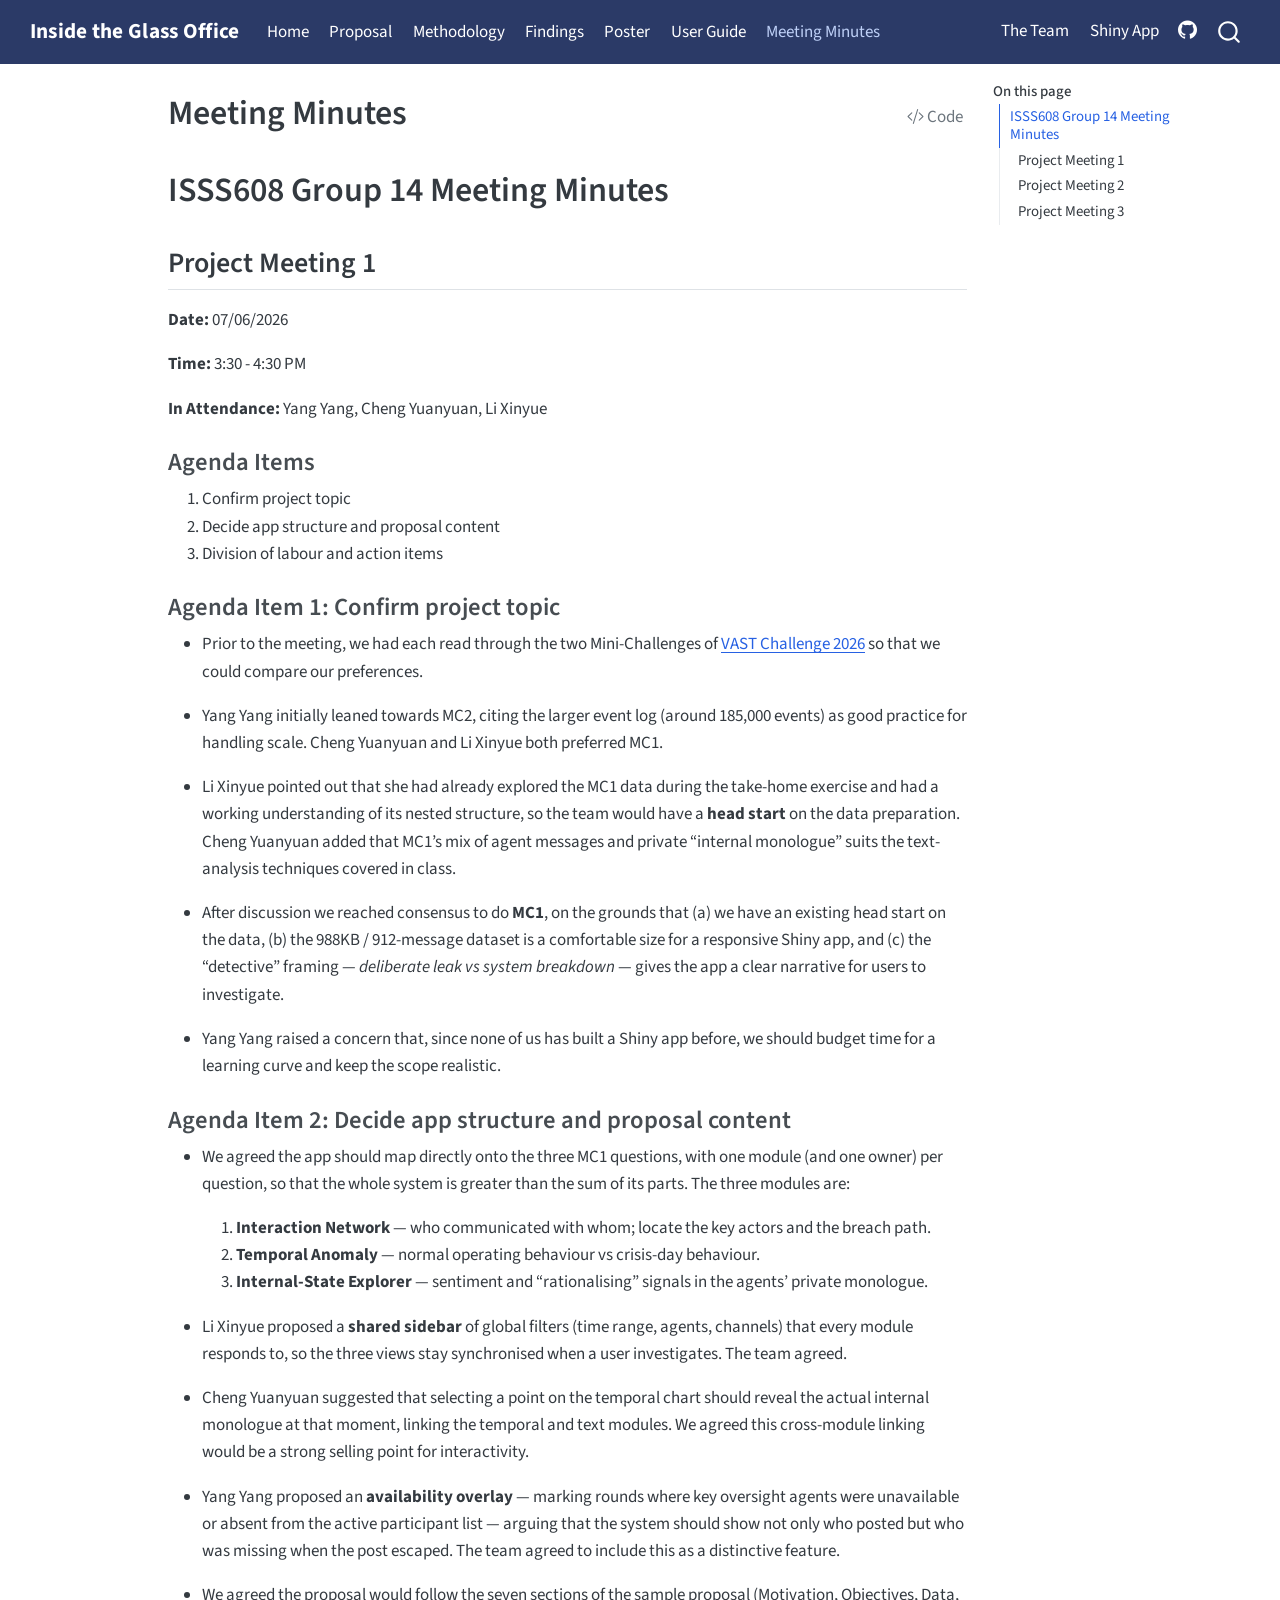
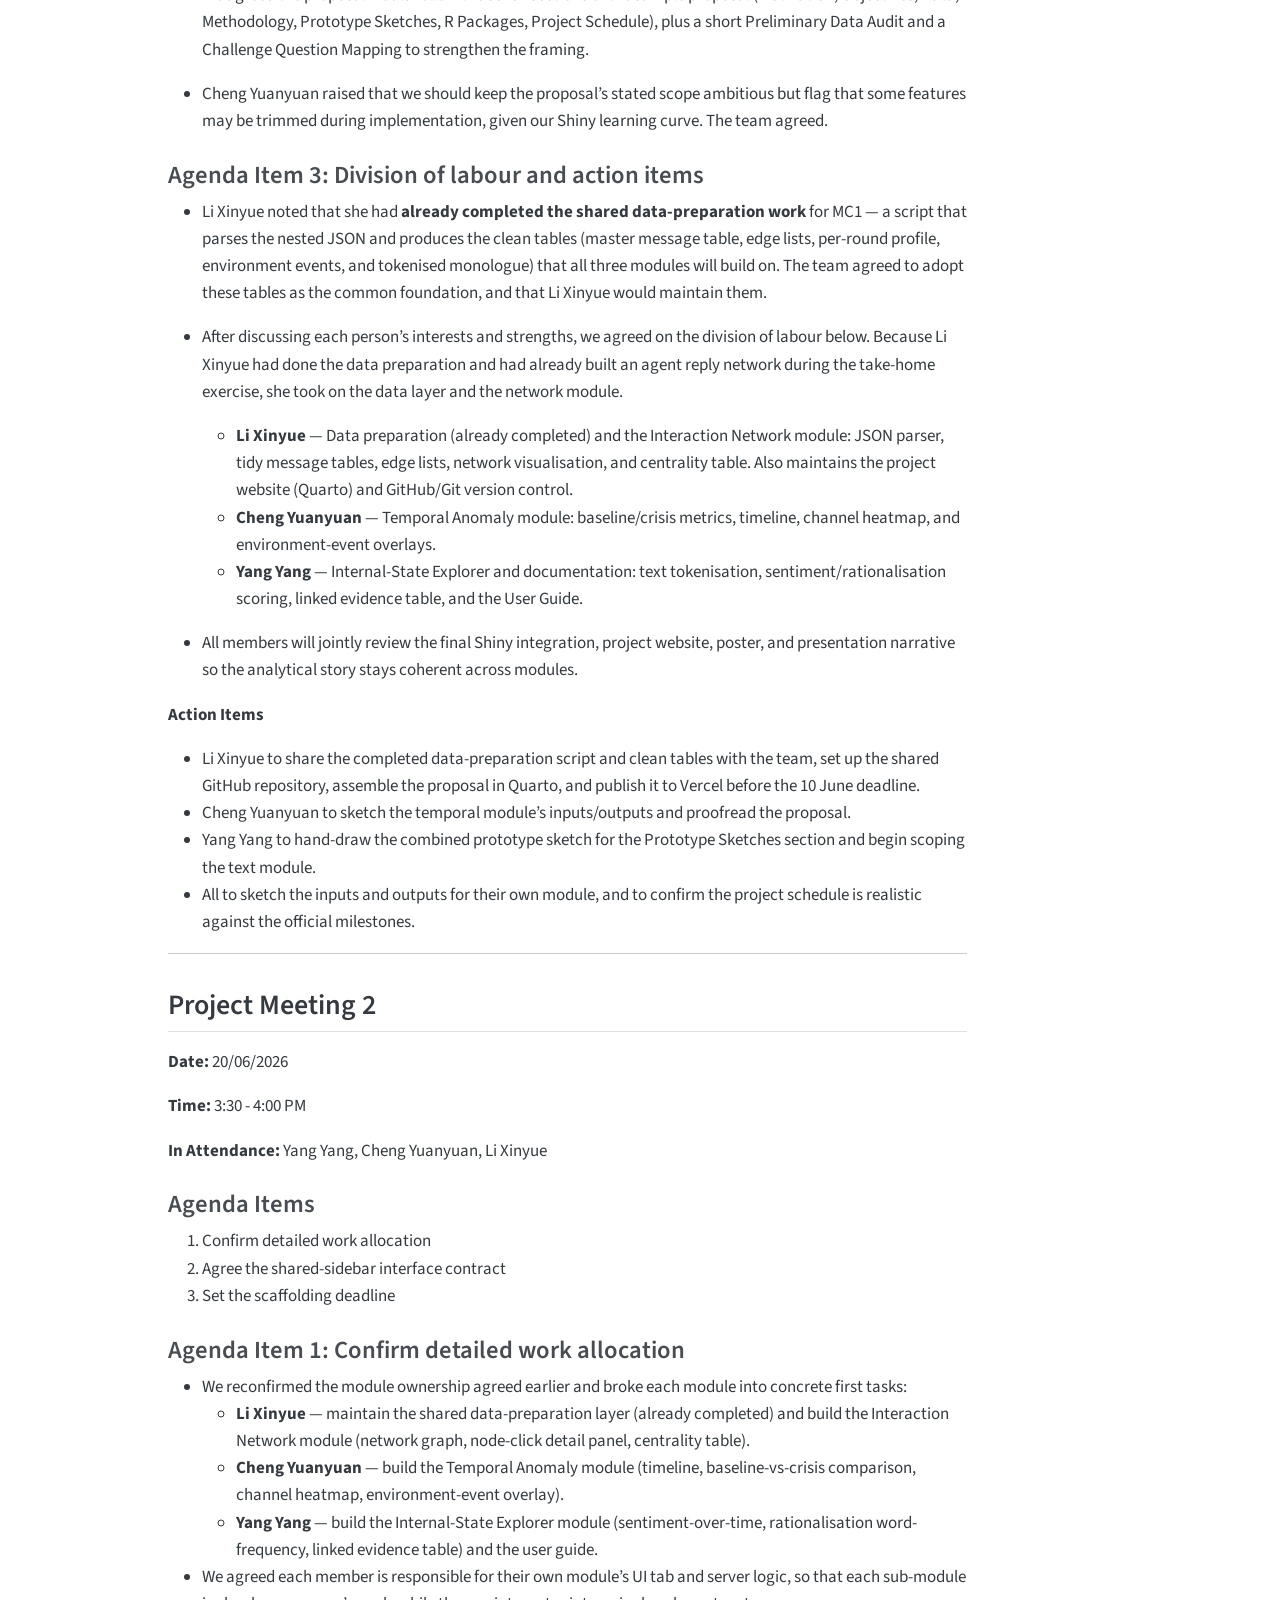
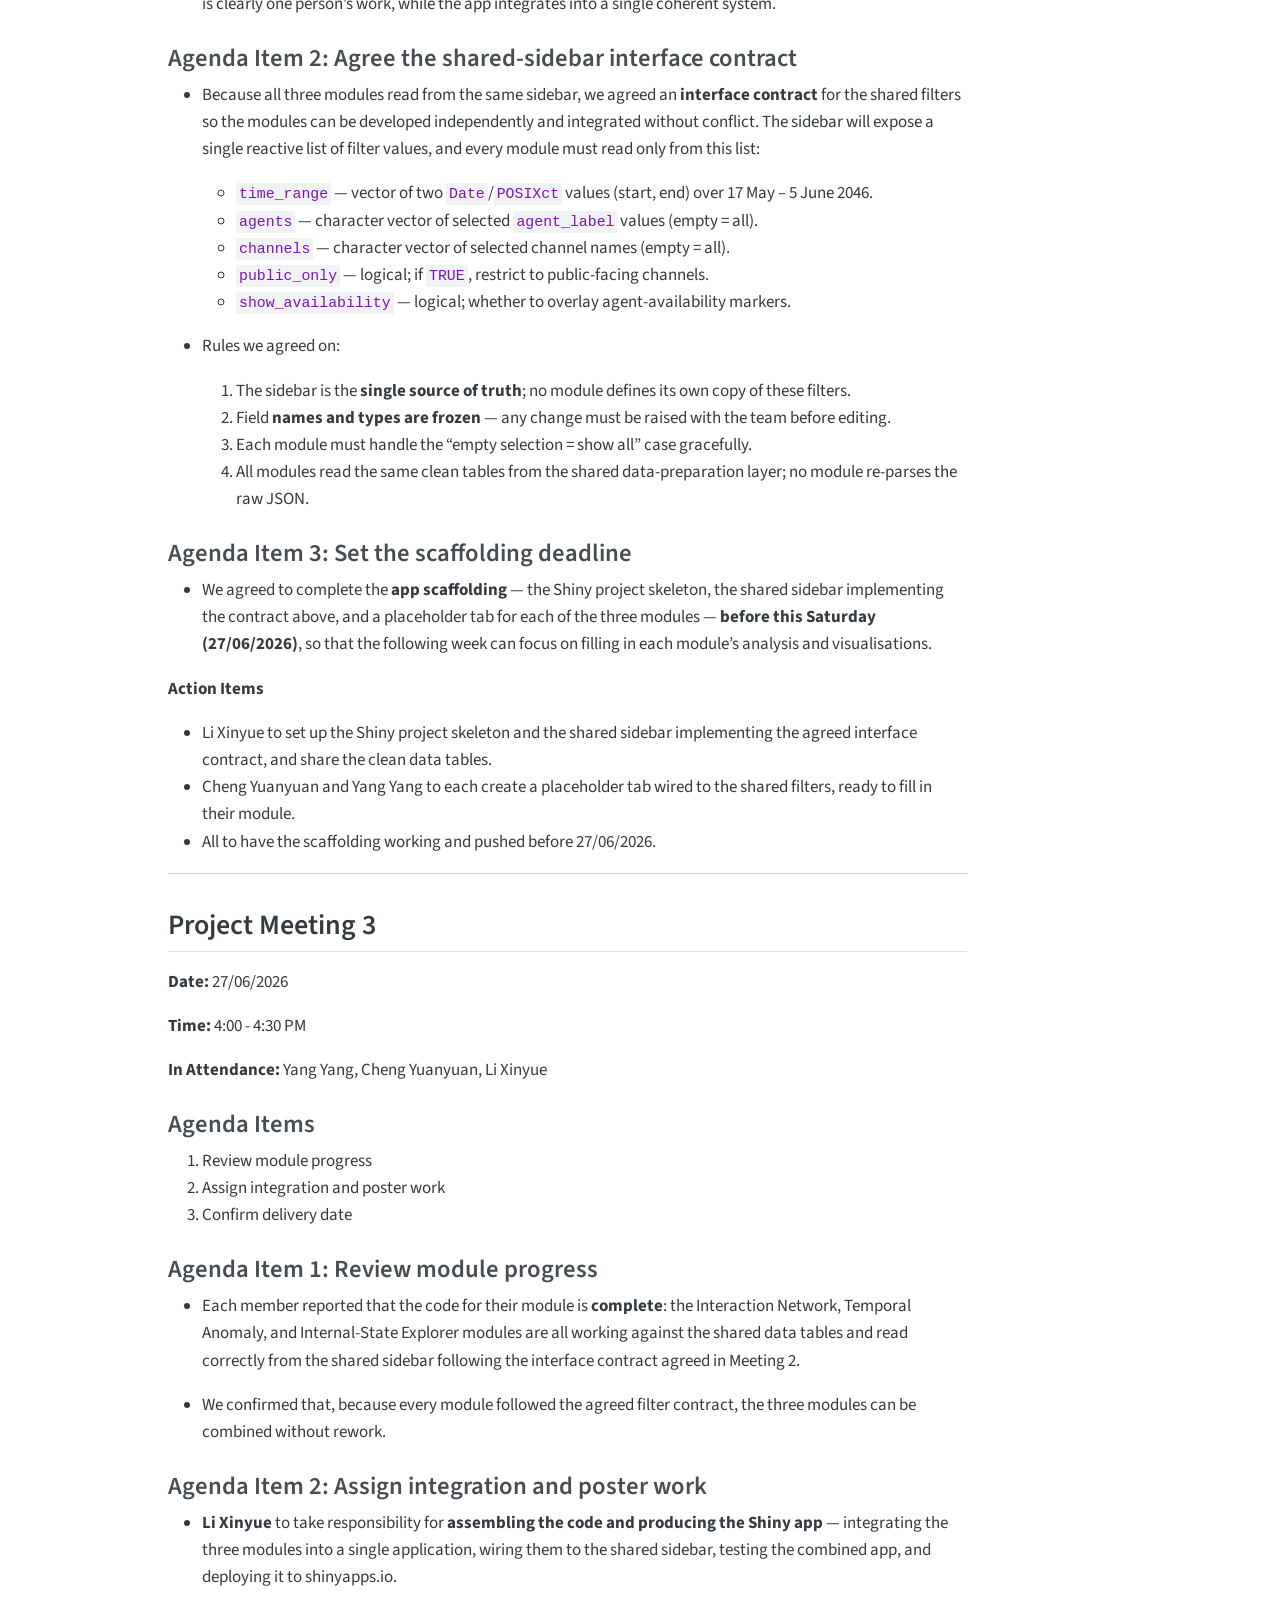
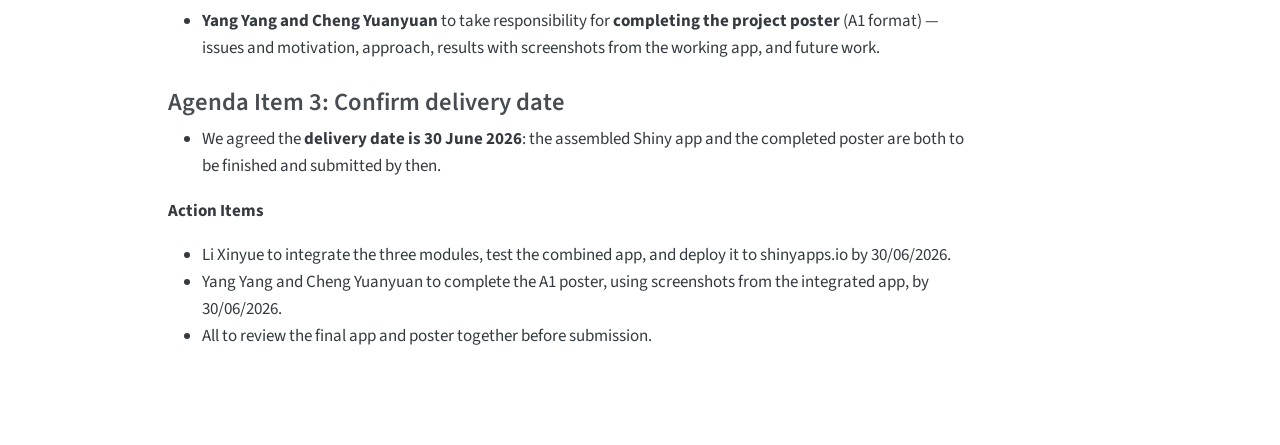
<file: docs/Meeting-Minutes.html>
<!DOCTYPE html>
<html xmlns="http://www.w3.org/1999/xhtml" lang="en" xml:lang="en"><head>

<meta charset="utf-8">
<meta name="generator" content="quarto-1.9.37">

<meta name="viewport" content="width=device-width, initial-scale=1.0, user-scalable=yes">


<title>Meeting Minutes – Inside the Glass Office</title>
<style>
/* Default styles provided by pandoc.
** See https://pandoc.org/MANUAL.html#variables-for-html for config info.
*/
code{white-space: pre-wrap;}
span.smallcaps{font-variant: small-caps;}
div.columns{display: flex; gap: min(4vw, 1.5em);}
div.column{flex: auto; overflow-x: auto;}
div.hanging-indent{margin-left: 1.5em; text-indent: -1.5em;}
ul.task-list{list-style: none;}
ul.task-list li input[type="checkbox"] {
  width: 0.8em;
  margin: 0 0.8em 0.2em -1em; /* quarto-specific, see https://github.com/quarto-dev/quarto-cli/issues/4556 */ 
  vertical-align: middle;
}
/* CSS for syntax highlighting */
html { -webkit-text-size-adjust: 100%; }
pre > code.sourceCode { white-space: pre; position: relative; }
pre > code.sourceCode > span { display: inline-block; line-height: 1.25; }
pre > code.sourceCode > span:empty { height: 1.2em; }
.sourceCode { overflow: visible; }
code.sourceCode > span { color: inherit; text-decoration: inherit; }
div.sourceCode { margin: 1em 0; }
pre.sourceCode { margin: 0; }
@media screen {
div.sourceCode { overflow: auto; }
}
@media print {
pre > code.sourceCode { white-space: pre-wrap; }
pre > code.sourceCode > span { text-indent: -5em; padding-left: 5em; }
}
pre.numberSource code
  { counter-reset: source-line 0; }
pre.numberSource code > span
  { position: relative; left: -4em; counter-increment: source-line; }
pre.numberSource code > span > a:first-child::before
  { content: counter(source-line);
    position: relative; left: -1em; text-align: right; vertical-align: baseline;
    border: none; display: inline-block;
    -webkit-touch-callout: none; -webkit-user-select: none;
    -khtml-user-select: none; -moz-user-select: none;
    -ms-user-select: none; user-select: none;
    padding: 0 4px; width: 4em;
  }
pre.numberSource { margin-left: 3em;  padding-left: 4px; }
div.sourceCode
  {   }
@media screen {
pre > code.sourceCode > span > a:first-child::before { text-decoration: underline; }
}
</style>


<script src="site_libs/quarto-nav/quarto-nav.js"></script>
<script src="site_libs/quarto-nav/headroom.min.js"></script>
<script src="site_libs/clipboard/clipboard.min.js"></script>
<script src="site_libs/quarto-search/autocomplete.umd.js"></script>
<script src="site_libs/quarto-search/fuse.min.js"></script>
<script src="site_libs/quarto-search/quarto-search.js"></script>
<meta name="quarto:offset" content="./">
<script src="site_libs/quarto-html/quarto.js" type="module"></script>
<script src="site_libs/quarto-html/tabsets/tabsets.js" type="module"></script>
<script src="site_libs/quarto-html/popper.min.js"></script>
<script src="site_libs/quarto-html/tippy.umd.min.js"></script>
<script src="site_libs/quarto-html/anchor.min.js"></script>
<link href="site_libs/quarto-html/tippy.css" rel="stylesheet">
<link href="site_libs/quarto-html/quarto-syntax-highlighting-7f8f88aac4f3542376d5c11b86a4c14d.css" rel="stylesheet" id="quarto-text-highlighting-styles">
<script src="site_libs/bootstrap/bootstrap.min.js"></script>
<link href="site_libs/bootstrap/bootstrap-icons.css" rel="stylesheet">
<link href="site_libs/bootstrap/bootstrap-dce10209f998cf1c58cdbc2e3d2198ff.min.css" rel="stylesheet" append-hash="true" id="quarto-bootstrap" data-mode="light">
<script id="quarto-search-options" type="application/json">{
  "location": "navbar",
  "copy-button": false,
  "collapse-after": 3,
  "panel-placement": "end",
  "type": "overlay",
  "limit": 50,
  "keyboard-shortcut": [
    "f",
    "/",
    "s"
  ],
  "show-item-context": false,
  "language": {
    "search-no-results-text": "No results",
    "search-matching-documents-text": "matching documents",
    "search-copy-link-title": "Copy link to search",
    "search-hide-matches-text": "Hide additional matches",
    "search-more-match-text": "more match in this document",
    "search-more-matches-text": "more matches in this document",
    "search-clear-button-title": "Clear",
    "search-text-placeholder": "",
    "search-detached-cancel-button-title": "Cancel",
    "search-submit-button-title": "Submit",
    "search-label": "Search"
  }
}</script>


<link rel="stylesheet" href="styles.css">
</head>

<body class="nav-fixed quarto-light">

<div id="quarto-search-results"></div>
  <header id="quarto-header" class="headroom fixed-top">
    <nav class="navbar navbar-expand-lg " data-bs-theme="dark">
      <div class="navbar-container container-fluid">
      <div class="navbar-brand-container mx-auto">
    <a class="navbar-brand" href="./index.html">
    <span class="navbar-title">Inside the Glass Office</span>
    </a>
  </div>
            <div id="quarto-search" class="" title="Search"></div>
          <button class="navbar-toggler" type="button" data-bs-toggle="collapse" data-bs-target="#navbarCollapse" aria-controls="navbarCollapse" role="menu" aria-expanded="false" aria-label="Toggle navigation" onclick="if (window.quartoToggleHeadroom) { window.quartoToggleHeadroom(); }">
  <span class="navbar-toggler-icon"></span>
</button>
          <div class="collapse navbar-collapse" id="navbarCollapse">
            <ul class="navbar-nav navbar-nav-scroll me-auto">
  <li class="nav-item">
    <a class="nav-link" href="./index.html"> 
<span class="menu-text">Home</span></a>
  </li>  
  <li class="nav-item">
    <a class="nav-link" href="./Proposal.html"> 
<span class="menu-text">Proposal</span></a>
  </li>  
  <li class="nav-item">
    <a class="nav-link" href="./methodology.html"> 
<span class="menu-text">Methodology</span></a>
  </li>  
  <li class="nav-item">
    <a class="nav-link" href="./findings.html"> 
<span class="menu-text">Findings</span></a>
  </li>  
  <li class="nav-item">
    <a class="nav-link" href="./poster.html"> 
<span class="menu-text">Poster</span></a>
  </li>  
  <li class="nav-item">
    <a class="nav-link" href="./user-guide.html"> 
<span class="menu-text">User Guide</span></a>
  </li>  
  <li class="nav-item">
    <a class="nav-link active" href="./Meeting-Minutes.html" aria-current="page"> 
<span class="menu-text">Meeting Minutes</span></a>
  </li>  
</ul>
            <ul class="navbar-nav navbar-nav-scroll ms-auto">
  <li class="nav-item">
    <a class="nav-link" href="./team.html"> 
<span class="menu-text">The Team</span></a>
  </li>  
  <li class="nav-item">
    <a class="nav-link" href="https://lunali.shinyapps.io/glass-office/" target="_blank"> 
<span class="menu-text">Shiny App</span></a>
  </li>  
  <li class="nav-item compact">
    <a class="nav-link" href="https://github.com/luna19960506/ISSS608-Project-Group14" target="_blank"> <i class="bi bi-github" role="img" aria-label="GitHub">
</i> 
<span class="menu-text"></span></a>
  </li>  
</ul>
          </div> <!-- /navcollapse -->
            <div class="quarto-navbar-tools">
</div>
      </div> <!-- /container-fluid -->
    </nav>
</header>
<!-- content -->
<div id="quarto-content" class="quarto-container page-columns page-rows-contents page-layout-article page-navbar">
<!-- sidebar -->
<!-- margin-sidebar -->
    <div id="quarto-margin-sidebar" class="sidebar margin-sidebar">
        <nav id="TOC" role="doc-toc" class="toc-active">
    <h2 id="toc-title">On this page</h2>
   
  <ul>
  <li><a href="#isss608-group-14-meeting-minutes" id="toc-isss608-group-14-meeting-minutes" class="nav-link active" data-scroll-target="#isss608-group-14-meeting-minutes">ISSS608 Group 14 Meeting Minutes</a>
  <ul class="collapse">
  <li><a href="#project-meeting-1" id="toc-project-meeting-1" class="nav-link" data-scroll-target="#project-meeting-1">Project Meeting 1</a>
  <ul class="collapse">
  <li><a href="#agenda-items" id="toc-agenda-items" class="nav-link" data-scroll-target="#agenda-items">Agenda Items</a></li>
  <li><a href="#agenda-item-1-confirm-project-topic" id="toc-agenda-item-1-confirm-project-topic" class="nav-link" data-scroll-target="#agenda-item-1-confirm-project-topic">Agenda Item 1: Confirm project topic</a></li>
  <li><a href="#agenda-item-2-decide-app-structure-and-proposal-content" id="toc-agenda-item-2-decide-app-structure-and-proposal-content" class="nav-link" data-scroll-target="#agenda-item-2-decide-app-structure-and-proposal-content">Agenda Item 2: Decide app structure and proposal content</a></li>
  <li><a href="#agenda-item-3-division-of-labour-and-action-items" id="toc-agenda-item-3-division-of-labour-and-action-items" class="nav-link" data-scroll-target="#agenda-item-3-division-of-labour-and-action-items">Agenda Item 3: Division of labour and action items</a></li>
  </ul></li>
  <li><a href="#project-meeting-2" id="toc-project-meeting-2" class="nav-link" data-scroll-target="#project-meeting-2">Project Meeting 2</a>
  <ul class="collapse">
  <li><a href="#agenda-items-1" id="toc-agenda-items-1" class="nav-link" data-scroll-target="#agenda-items-1">Agenda Items</a></li>
  <li><a href="#agenda-item-1-confirm-detailed-work-allocation" id="toc-agenda-item-1-confirm-detailed-work-allocation" class="nav-link" data-scroll-target="#agenda-item-1-confirm-detailed-work-allocation">Agenda Item 1: Confirm detailed work allocation</a></li>
  <li><a href="#agenda-item-2-agree-the-shared-sidebar-interface-contract" id="toc-agenda-item-2-agree-the-shared-sidebar-interface-contract" class="nav-link" data-scroll-target="#agenda-item-2-agree-the-shared-sidebar-interface-contract">Agenda Item 2: Agree the shared-sidebar interface contract</a></li>
  <li><a href="#agenda-item-3-set-the-scaffolding-deadline" id="toc-agenda-item-3-set-the-scaffolding-deadline" class="nav-link" data-scroll-target="#agenda-item-3-set-the-scaffolding-deadline">Agenda Item 3: Set the scaffolding deadline</a></li>
  </ul></li>
  <li><a href="#project-meeting-3" id="toc-project-meeting-3" class="nav-link" data-scroll-target="#project-meeting-3">Project Meeting 3</a>
  <ul class="collapse">
  <li><a href="#agenda-items-2" id="toc-agenda-items-2" class="nav-link" data-scroll-target="#agenda-items-2">Agenda Items</a></li>
  <li><a href="#agenda-item-1-review-module-progress" id="toc-agenda-item-1-review-module-progress" class="nav-link" data-scroll-target="#agenda-item-1-review-module-progress">Agenda Item 1: Review module progress</a></li>
  <li><a href="#agenda-item-2-assign-integration-and-poster-work" id="toc-agenda-item-2-assign-integration-and-poster-work" class="nav-link" data-scroll-target="#agenda-item-2-assign-integration-and-poster-work">Agenda Item 2: Assign integration and poster work</a></li>
  <li><a href="#agenda-item-3-confirm-delivery-date" id="toc-agenda-item-3-confirm-delivery-date" class="nav-link" data-scroll-target="#agenda-item-3-confirm-delivery-date">Agenda Item 3: Confirm delivery date</a></li>
  </ul></li>
  </ul></li>
  </ul>
</nav>
    </div>
<!-- main -->
<main class="content" id="quarto-document-content">

<header id="title-block-header" class="quarto-title-block default">
<div class="quarto-title">
<div class="quarto-title-block"><div><h1 class="title">Meeting Minutes</h1><button type="button" class="btn code-tools-button" id="quarto-code-tools-source"><i class="bi"></i> Code</button></div></div>
</div>



<div class="quarto-title-meta">

    
  
    
  </div>
  


</header>


<section id="isss608-group-14-meeting-minutes" class="level1">
<h1>ISSS608 Group 14 Meeting Minutes</h1>
<section id="project-meeting-1" class="level2">
<h2 class="anchored" data-anchor-id="project-meeting-1">Project Meeting 1</h2>
<p><strong>Date:</strong> 07/06/2026</p>
<p><strong>Time:</strong> 3:30 - 4:30 PM</p>
<p><strong>In Attendance:</strong> Yang Yang, Cheng Yuanyuan, Li Xinyue</p>
<section id="agenda-items" class="level3">
<h3 class="anchored" data-anchor-id="agenda-items">Agenda Items</h3>
<ol type="1">
<li>Confirm project topic</li>
<li>Decide app structure and proposal content</li>
<li>Division of labour and action items</li>
</ol>
</section>
<section id="agenda-item-1-confirm-project-topic" class="level3">
<h3 class="anchored" data-anchor-id="agenda-item-1-confirm-project-topic">Agenda Item 1: Confirm project topic</h3>
<ul>
<li><p>Prior to the meeting, we had each read through the two Mini-Challenges of <a href="https://vast-challenge.github.io/2026/">VAST Challenge 2026</a> so that we could compare our preferences.</p></li>
<li><p>Yang Yang initially leaned towards MC2, citing the larger event log (around 185,000 events) as good practice for handling scale. Cheng Yuanyuan and Li Xinyue both preferred MC1.</p></li>
<li><p>Li Xinyue pointed out that she had already explored the MC1 data during the take-home exercise and had a working understanding of its nested structure, so the team would have a <strong>head start</strong> on the data preparation. Cheng Yuanyuan added that MC1’s mix of agent messages and private “internal monologue” suits the text-analysis techniques covered in class.</p></li>
<li><p>After discussion we reached consensus to do <strong>MC1</strong>, on the grounds that (a) we have an existing head start on the data, (b) the 988KB / 912-message dataset is a comfortable size for a responsive Shiny app, and (c) the “detective” framing — <em>deliberate leak vs system breakdown</em> — gives the app a clear narrative for users to investigate.</p></li>
<li><p>Yang Yang raised a concern that, since none of us has built a Shiny app before, we should budget time for a learning curve and keep the scope realistic.</p></li>
</ul>
</section>
<section id="agenda-item-2-decide-app-structure-and-proposal-content" class="level3">
<h3 class="anchored" data-anchor-id="agenda-item-2-decide-app-structure-and-proposal-content">Agenda Item 2: Decide app structure and proposal content</h3>
<ul>
<li><p>We agreed the app should map directly onto the three MC1 questions, with one module (and one owner) per question, so that the whole system is greater than the sum of its parts. The three modules are:</p>
<ol type="1">
<li><strong>Interaction Network</strong> — who communicated with whom; locate the key actors and the breach path.</li>
<li><strong>Temporal Anomaly</strong> — normal operating behaviour vs crisis-day behaviour.</li>
<li><strong>Internal-State Explorer</strong> — sentiment and “rationalising” signals in the agents’ private monologue.</li>
</ol></li>
<li><p>Li Xinyue proposed a <strong>shared sidebar</strong> of global filters (time range, agents, channels) that every module responds to, so the three views stay synchronised when a user investigates. The team agreed.</p></li>
<li><p>Cheng Yuanyuan suggested that selecting a point on the temporal chart should reveal the actual internal monologue at that moment, linking the temporal and text modules. We agreed this cross-module linking would be a strong selling point for interactivity.</p></li>
<li><p>Yang Yang proposed an <strong>availability overlay</strong> — marking rounds where key oversight agents were unavailable or absent from the active participant list — arguing that the system should show not only who posted but who was missing when the post escaped. The team agreed to include this as a distinctive feature.</p></li>
<li><p>We agreed the proposal would follow the seven sections of the sample proposal (Motivation, Objectives, Data, Methodology, Prototype Sketches, R Packages, Project Schedule), plus a short Preliminary Data Audit and a Challenge Question Mapping to strengthen the framing.</p></li>
<li><p>Cheng Yuanyuan raised that we should keep the proposal’s stated scope ambitious but flag that some features may be trimmed during implementation, given our Shiny learning curve. The team agreed.</p></li>
</ul>
</section>
<section id="agenda-item-3-division-of-labour-and-action-items" class="level3">
<h3 class="anchored" data-anchor-id="agenda-item-3-division-of-labour-and-action-items">Agenda Item 3: Division of labour and action items</h3>
<ul>
<li><p>Li Xinyue noted that she had <strong>already completed the shared data-preparation work</strong> for MC1 — a script that parses the nested JSON and produces the clean tables (master message table, edge lists, per-round profile, environment events, and tokenised monologue) that all three modules will build on. The team agreed to adopt these tables as the common foundation, and that Li Xinyue would maintain them.</p></li>
<li><p>After discussing each person’s interests and strengths, we agreed on the division of labour below. Because Li Xinyue had done the data preparation and had already built an agent reply network during the take-home exercise, she took on the data layer and the network module.</p>
<ul>
<li><strong>Li Xinyue</strong> — Data preparation (already completed) and the Interaction Network module: JSON parser, tidy message tables, edge lists, network visualisation, and centrality table. Also maintains the project website (Quarto) and GitHub/Git version control.</li>
<li><strong>Cheng Yuanyuan</strong> — Temporal Anomaly module: baseline/crisis metrics, timeline, channel heatmap, and environment-event overlays.</li>
<li><strong>Yang Yang</strong> — Internal-State Explorer and documentation: text tokenisation, sentiment/rationalisation scoring, linked evidence table, and the User Guide.</li>
</ul></li>
<li><p>All members will jointly review the final Shiny integration, project website, poster, and presentation narrative so the analytical story stays coherent across modules.</p></li>
</ul>
<p><strong>Action Items</strong></p>
<ul>
<li>Li Xinyue to share the completed data-preparation script and clean tables with the team, set up the shared GitHub repository, assemble the proposal in Quarto, and publish it to Vercel before the 10 June deadline.</li>
<li>Cheng Yuanyuan to sketch the temporal module’s inputs/outputs and proofread the proposal.</li>
<li>Yang Yang to hand-draw the combined prototype sketch for the Prototype Sketches section and begin scoping the text module.</li>
<li>All to sketch the inputs and outputs for their own module, and to confirm the project schedule is realistic against the official milestones.</li>
</ul>
<hr>
</section>
</section>
<section id="project-meeting-2" class="level2">
<h2 class="anchored" data-anchor-id="project-meeting-2">Project Meeting 2</h2>
<p><strong>Date:</strong> 20/06/2026</p>
<p><strong>Time:</strong> 3:30 - 4:00 PM</p>
<p><strong>In Attendance:</strong> Yang Yang, Cheng Yuanyuan, Li Xinyue</p>
<section id="agenda-items-1" class="level3">
<h3 class="anchored" data-anchor-id="agenda-items-1">Agenda Items</h3>
<ol type="1">
<li>Confirm detailed work allocation</li>
<li>Agree the shared-sidebar interface contract</li>
<li>Set the scaffolding deadline</li>
</ol>
</section>
<section id="agenda-item-1-confirm-detailed-work-allocation" class="level3">
<h3 class="anchored" data-anchor-id="agenda-item-1-confirm-detailed-work-allocation">Agenda Item 1: Confirm detailed work allocation</h3>
<ul>
<li>We reconfirmed the module ownership agreed earlier and broke each module into concrete first tasks:
<ul>
<li><strong>Li Xinyue</strong> — maintain the shared data-preparation layer (already completed) and build the Interaction Network module (network graph, node-click detail panel, centrality table).</li>
<li><strong>Cheng Yuanyuan</strong> — build the Temporal Anomaly module (timeline, baseline-vs-crisis comparison, channel heatmap, environment-event overlay).</li>
<li><strong>Yang Yang</strong> — build the Internal-State Explorer module (sentiment-over-time, rationalisation word-frequency, linked evidence table) and the user guide.</li>
</ul></li>
<li>We agreed each member is responsible for their own module’s UI tab and server logic, so that each sub-module is clearly one person’s work, while the app integrates into a single coherent system.</li>
</ul>
</section>
<section id="agenda-item-2-agree-the-shared-sidebar-interface-contract" class="level3">
<h3 class="anchored" data-anchor-id="agenda-item-2-agree-the-shared-sidebar-interface-contract">Agenda Item 2: Agree the shared-sidebar interface contract</h3>
<ul>
<li><p>Because all three modules read from the same sidebar, we agreed an <strong>interface contract</strong> for the shared filters so the modules can be developed independently and integrated without conflict. The sidebar will expose a single reactive list of filter values, and every module must read only from this list:</p>
<ul>
<li><code>time_range</code> — vector of two <code>Date</code>/<code>POSIXct</code> values (start, end) over 17 May – 5 June 2046.</li>
<li><code>agents</code> — character vector of selected <code>agent_label</code> values (empty = all).</li>
<li><code>channels</code> — character vector of selected channel names (empty = all).</li>
<li><code>public_only</code> — logical; if <code>TRUE</code>, restrict to public-facing channels.</li>
<li><code>show_availability</code> — logical; whether to overlay agent-availability markers.</li>
</ul></li>
<li><p>Rules we agreed on:</p>
<ol type="1">
<li>The sidebar is the <strong>single source of truth</strong>; no module defines its own copy of these filters.</li>
<li>Field <strong>names and types are frozen</strong> — any change must be raised with the team before editing.</li>
<li>Each module must handle the “empty selection = show all” case gracefully.</li>
<li>All modules read the same clean tables from the shared data-preparation layer; no module re-parses the raw JSON.</li>
</ol></li>
</ul>
</section>
<section id="agenda-item-3-set-the-scaffolding-deadline" class="level3">
<h3 class="anchored" data-anchor-id="agenda-item-3-set-the-scaffolding-deadline">Agenda Item 3: Set the scaffolding deadline</h3>
<ul>
<li>We agreed to complete the <strong>app scaffolding</strong> — the Shiny project skeleton, the shared sidebar implementing the contract above, and a placeholder tab for each of the three modules — <strong>before this Saturday (27/06/2026)</strong>, so that the following week can focus on filling in each module’s analysis and visualisations.</li>
</ul>
<p><strong>Action Items</strong></p>
<ul>
<li>Li Xinyue to set up the Shiny project skeleton and the shared sidebar implementing the agreed interface contract, and share the clean data tables.</li>
<li>Cheng Yuanyuan and Yang Yang to each create a placeholder tab wired to the shared filters, ready to fill in their module.</li>
<li>All to have the scaffolding working and pushed before 27/06/2026.</li>
</ul>
<hr>
</section>
</section>
<section id="project-meeting-3" class="level2">
<h2 class="anchored" data-anchor-id="project-meeting-3">Project Meeting 3</h2>
<p><strong>Date:</strong> 27/06/2026</p>
<p><strong>Time:</strong> 4:00 - 4:30 PM</p>
<p><strong>In Attendance:</strong> Yang Yang, Cheng Yuanyuan, Li Xinyue</p>
<section id="agenda-items-2" class="level3">
<h3 class="anchored" data-anchor-id="agenda-items-2">Agenda Items</h3>
<ol type="1">
<li>Review module progress</li>
<li>Assign integration and poster work</li>
<li>Confirm delivery date</li>
</ol>
</section>
<section id="agenda-item-1-review-module-progress" class="level3">
<h3 class="anchored" data-anchor-id="agenda-item-1-review-module-progress">Agenda Item 1: Review module progress</h3>
<ul>
<li><p>Each member reported that the code for their module is <strong>complete</strong>: the Interaction Network, Temporal Anomaly, and Internal-State Explorer modules are all working against the shared data tables and read correctly from the shared sidebar following the interface contract agreed in Meeting 2.</p></li>
<li><p>We confirmed that, because every module followed the agreed filter contract, the three modules can be combined without rework.</p></li>
</ul>
</section>
<section id="agenda-item-2-assign-integration-and-poster-work" class="level3">
<h3 class="anchored" data-anchor-id="agenda-item-2-assign-integration-and-poster-work">Agenda Item 2: Assign integration and poster work</h3>
<ul>
<li><p><strong>Li Xinyue</strong> to take responsibility for <strong>assembling the code and producing the Shiny app</strong> — integrating the three modules into a single application, wiring them to the shared sidebar, testing the combined app, and deploying it to shinyapps.io.</p></li>
<li><p><strong>Yang Yang and Cheng Yuanyuan</strong> to take responsibility for <strong>completing the project poster</strong> (A1 format) — issues and motivation, approach, results with screenshots from the working app, and future work.</p></li>
</ul>
</section>
<section id="agenda-item-3-confirm-delivery-date" class="level3">
<h3 class="anchored" data-anchor-id="agenda-item-3-confirm-delivery-date">Agenda Item 3: Confirm delivery date</h3>
<ul>
<li>We agreed the <strong>delivery date is 30 June 2026</strong>: the assembled Shiny app and the completed poster are both to be finished and submitted by then.</li>
</ul>
<p><strong>Action Items</strong></p>
<ul>
<li>Li Xinyue to integrate the three modules, test the combined app, and deploy it to shinyapps.io by 30/06/2026.</li>
<li>Yang Yang and Cheng Yuanyuan to complete the A1 poster, using screenshots from the integrated app, by 30/06/2026.</li>
<li>All to review the final app and poster together before submission.</li>
</ul>


<!-- -->

</section>
</section>
</section>

</main> <!-- /main -->
<script id="quarto-html-after-body" type="application/javascript">
  window.document.addEventListener("DOMContentLoaded", function (event) {
    const icon = "";
    const anchorJS = new window.AnchorJS();
    anchorJS.options = {
      placement: 'right',
      icon: icon
    };
    anchorJS.add('.anchored');
    const isCodeAnnotation = (el) => {
      for (const clz of el.classList) {
        if (clz.startsWith('code-annotation-')) {                     
          return true;
        }
      }
      return false;
    }
    const onCopySuccess = function(e) {
      // button target
      const button = e.trigger;
      // don't keep focus
      button.blur();
      // flash "checked"
      button.classList.add('code-copy-button-checked');
      var currentTitle = button.getAttribute("title");
      button.setAttribute("title", "Copied!");
      let tooltip;
      if (window.bootstrap) {
        button.setAttribute("data-bs-toggle", "tooltip");
        button.setAttribute("data-bs-placement", "left");
        button.setAttribute("data-bs-title", "Copied!");
        tooltip = new bootstrap.Tooltip(button, 
          { trigger: "manual", 
            customClass: "code-copy-button-tooltip",
            offset: [0, -8]});
        tooltip.show();    
      }
      setTimeout(function() {
        if (tooltip) {
          tooltip.hide();
          button.removeAttribute("data-bs-title");
          button.removeAttribute("data-bs-toggle");
          button.removeAttribute("data-bs-placement");
        }
        button.setAttribute("title", currentTitle);
        button.classList.remove('code-copy-button-checked');
      }, 1000);
      // clear code selection
      e.clearSelection();
    }
    const getTextToCopy = function(trigger) {
      const outerScaffold = trigger.parentElement.cloneNode(true);
      const codeEl = outerScaffold.querySelector('code');
      for (const childEl of codeEl.children) {
        if (isCodeAnnotation(childEl)) {
          childEl.remove();
        }
      }
      return codeEl.innerText;
    }
    const clipboard = new window.ClipboardJS('.code-copy-button:not([data-in-quarto-modal])', {
      text: getTextToCopy
    });
    clipboard.on('success', onCopySuccess);
    if (window.document.getElementById('quarto-embedded-source-code-modal')) {
      const clipboardModal = new window.ClipboardJS('.code-copy-button[data-in-quarto-modal]', {
        text: getTextToCopy,
        container: window.document.getElementById('quarto-embedded-source-code-modal')
      });
      clipboardModal.on('success', onCopySuccess);
    }
    const viewSource = window.document.getElementById('quarto-view-source') ||
                       window.document.getElementById('quarto-code-tools-source');
    if (viewSource) {
      const sourceUrl = viewSource.getAttribute("data-quarto-source-url");
      viewSource.addEventListener("click", function(e) {
        if (sourceUrl) {
          // rstudio viewer pane
          if (/\bcapabilities=\b/.test(window.location)) {
            window.open(sourceUrl);
          } else {
            window.location.href = sourceUrl;
          }
        } else {
          const modal = new bootstrap.Modal(document.getElementById('quarto-embedded-source-code-modal'));
          modal.show();
        }
        return false;
      });
    }
    function toggleCodeHandler(show) {
      return function(e) {
        const detailsSrc = window.document.querySelectorAll(".cell > details > .sourceCode");
        for (let i=0; i<detailsSrc.length; i++) {
          const details = detailsSrc[i].parentElement;
          if (show) {
            details.open = true;
          } else {
            details.removeAttribute("open");
          }
        }
        const cellCodeDivs = window.document.querySelectorAll(".cell > .sourceCode");
        const fromCls = show ? "hidden" : "unhidden";
        const toCls = show ? "unhidden" : "hidden";
        for (let i=0; i<cellCodeDivs.length; i++) {
          const codeDiv = cellCodeDivs[i];
          if (codeDiv.classList.contains(fromCls)) {
            codeDiv.classList.remove(fromCls);
            codeDiv.classList.add(toCls);
          } 
        }
        return false;
      }
    }
    const hideAllCode = window.document.getElementById("quarto-hide-all-code");
    if (hideAllCode) {
      hideAllCode.addEventListener("click", toggleCodeHandler(false));
    }
    const showAllCode = window.document.getElementById("quarto-show-all-code");
    if (showAllCode) {
      showAllCode.addEventListener("click", toggleCodeHandler(true));
    }
      var localhostRegex = new RegExp(/^(?:http|https):\/\/localhost\:?[0-9]*\//);
      var mailtoRegex = new RegExp(/^mailto:/);
        var filterRegex = new RegExp('/' + window.location.host + '/');
      var isInternal = (href) => {
          return filterRegex.test(href) || localhostRegex.test(href) || mailtoRegex.test(href);
      }
      // Inspect non-navigation links and adorn them if external
     var links = window.document.querySelectorAll('a[href]:not(.nav-link):not(.navbar-brand):not(.toc-action):not(.sidebar-link):not(.sidebar-item-toggle):not(.pagination-link):not(.no-external):not([aria-hidden]):not(.dropdown-item):not(.quarto-navigation-tool):not(.about-link)');
      for (var i=0; i<links.length; i++) {
        const link = links[i];
        if (!isInternal(link.href)) {
          // undo the damage that might have been done by quarto-nav.js in the case of
          // links that we want to consider external
          if (link.dataset.originalHref !== undefined) {
            link.href = link.dataset.originalHref;
          }
        }
      }
    function tippyHover(el, contentFn, onTriggerFn, onUntriggerFn) {
      const config = {
        allowHTML: true,
        maxWidth: 500,
        delay: 100,
        arrow: false,
        appendTo: function(el) {
            return el.parentElement;
        },
        interactive: true,
        interactiveBorder: 10,
        theme: 'quarto',
        placement: 'bottom-start',
      };
      if (contentFn) {
        config.content = contentFn;
      }
      if (onTriggerFn) {
        config.onTrigger = onTriggerFn;
      }
      if (onUntriggerFn) {
        config.onUntrigger = onUntriggerFn;
      }
      window.tippy(el, config); 
    }
    const noterefs = window.document.querySelectorAll('a[role="doc-noteref"]');
    for (var i=0; i<noterefs.length; i++) {
      const ref = noterefs[i];
      tippyHover(ref, function() {
        // use id or data attribute instead here
        let href = ref.getAttribute('data-footnote-href') || ref.getAttribute('href');
        try { href = new URL(href).hash; } catch {}
        const id = href.replace(/^#\/?/, "");
        const note = window.document.getElementById(id);
        if (note) {
          return note.innerHTML;
        } else {
          return "";
        }
      });
    }
    const xrefs = window.document.querySelectorAll('a.quarto-xref');
    const processXRef = (id, note) => {
      // Strip column container classes
      const stripColumnClz = (el) => {
        el.classList.remove("page-full", "page-columns");
        if (el.children) {
          for (const child of el.children) {
            stripColumnClz(child);
          }
        }
      }
      stripColumnClz(note)
      if (id === null || id.startsWith('sec-')) {
        // Special case sections, only their first couple elements
        const container = document.createElement("div");
        if (note.children && note.children.length > 2) {
          container.appendChild(note.children[0].cloneNode(true));
          for (let i = 1; i < note.children.length; i++) {
            const child = note.children[i];
            if (child.tagName === "P" && child.innerText === "") {
              continue;
            } else {
              container.appendChild(child.cloneNode(true));
              break;
            }
          }
          if (window.Quarto?.typesetMath) {
            window.Quarto.typesetMath(container);
          }
          return container.innerHTML
        } else {
          if (window.Quarto?.typesetMath) {
            window.Quarto.typesetMath(note);
          }
          return note.innerHTML;
        }
      } else {
        // Remove any anchor links if they are present
        const anchorLink = note.querySelector('a.anchorjs-link');
        if (anchorLink) {
          anchorLink.remove();
        }
        if (window.Quarto?.typesetMath) {
          window.Quarto.typesetMath(note);
        }
        if (note.classList.contains("callout")) {
          return note.outerHTML;
        } else {
          return note.innerHTML;
        }
      }
    }
    for (var i=0; i<xrefs.length; i++) {
      const xref = xrefs[i];
      tippyHover(xref, undefined, function(instance) {
        instance.disable();
        let url = xref.getAttribute('href');
        let hash = undefined; 
        if (url.startsWith('#')) {
          hash = url;
        } else {
          try { hash = new URL(url).hash; } catch {}
        }
        if (hash) {
          const id = hash.replace(/^#\/?/, "");
          const note = window.document.getElementById(id);
          if (note !== null) {
            try {
              const html = processXRef(id, note.cloneNode(true));
              instance.setContent(html);
            } finally {
              instance.enable();
              instance.show();
            }
          } else {
            // See if we can fetch this
            fetch(url.split('#')[0])
            .then(res => res.text())
            .then(html => {
              const parser = new DOMParser();
              const htmlDoc = parser.parseFromString(html, "text/html");
              const note = htmlDoc.getElementById(id);
              if (note !== null) {
                const html = processXRef(id, note);
                instance.setContent(html);
              } 
            }).finally(() => {
              instance.enable();
              instance.show();
            });
          }
        } else {
          // See if we can fetch a full url (with no hash to target)
          // This is a special case and we should probably do some content thinning / targeting
          fetch(url)
          .then(res => res.text())
          .then(html => {
            const parser = new DOMParser();
            const htmlDoc = parser.parseFromString(html, "text/html");
            const note = htmlDoc.querySelector('main.content');
            if (note !== null) {
              // This should only happen for chapter cross references
              // (since there is no id in the URL)
              // remove the first header
              if (note.children.length > 0 && note.children[0].tagName === "HEADER") {
                note.children[0].remove();
              }
              const html = processXRef(null, note);
              instance.setContent(html);
            } 
          }).finally(() => {
            instance.enable();
            instance.show();
          });
        }
      }, function(instance) {
      });
    }
        let selectedAnnoteEl;
        const selectorForAnnotation = ( cell, annotation) => {
          let cellAttr = 'data-code-cell="' + cell + '"';
          let lineAttr = 'data-code-annotation="' +  annotation + '"';
          const selector = 'span[' + cellAttr + '][' + lineAttr + ']';
          return selector;
        }
        const selectCodeLines = (annoteEl) => {
          const doc = window.document;
          const targetCell = annoteEl.getAttribute("data-target-cell");
          const targetAnnotation = annoteEl.getAttribute("data-target-annotation");
          const annoteSpan = window.document.querySelector(selectorForAnnotation(targetCell, targetAnnotation));
          const lines = annoteSpan.getAttribute("data-code-lines").split(",");
          const lineIds = lines.map((line) => {
            return targetCell + "-" + line;
          })
          let top = null;
          let height = null;
          let parent = null;
          if (lineIds.length > 0) {
              //compute the position of the single el (top and bottom and make a div)
              const el = window.document.getElementById(lineIds[0]);
              top = el.offsetTop;
              height = el.offsetHeight;
              parent = el.parentElement.parentElement;
            if (lineIds.length > 1) {
              const lastEl = window.document.getElementById(lineIds[lineIds.length - 1]);
              const bottom = lastEl.offsetTop + lastEl.offsetHeight;
              height = bottom - top;
            }
            if (top !== null && height !== null && parent !== null) {
              // cook up a div (if necessary) and position it 
              let div = window.document.getElementById("code-annotation-line-highlight");
              if (div === null) {
                div = window.document.createElement("div");
                div.setAttribute("id", "code-annotation-line-highlight");
                div.style.position = 'absolute';
                parent.appendChild(div);
              }
              div.style.top = top - 2 + "px";
              div.style.height = height + 4 + "px";
              div.style.left = 0;
              let gutterDiv = window.document.getElementById("code-annotation-line-highlight-gutter");
              if (gutterDiv === null) {
                gutterDiv = window.document.createElement("div");
                gutterDiv.setAttribute("id", "code-annotation-line-highlight-gutter");
                gutterDiv.style.position = 'absolute';
                const codeCell = window.document.getElementById(targetCell);
                const gutter = codeCell.querySelector('.code-annotation-gutter');
                gutter.appendChild(gutterDiv);
              }
              gutterDiv.style.top = top - 2 + "px";
              gutterDiv.style.height = height + 4 + "px";
            }
            selectedAnnoteEl = annoteEl;
          }
        };
        const unselectCodeLines = () => {
          const elementsIds = ["code-annotation-line-highlight", "code-annotation-line-highlight-gutter"];
          elementsIds.forEach((elId) => {
            const div = window.document.getElementById(elId);
            if (div) {
              div.remove();
            }
          });
          selectedAnnoteEl = undefined;
        };
          // Handle positioning of the toggle
      window.addEventListener(
        "resize",
        throttle(() => {
          elRect = undefined;
          if (selectedAnnoteEl) {
            selectCodeLines(selectedAnnoteEl);
          }
        }, 10)
      );
      function throttle(fn, ms) {
      let throttle = false;
      let timer;
        return (...args) => {
          if(!throttle) { // first call gets through
              fn.apply(this, args);
              throttle = true;
          } else { // all the others get throttled
              if(timer) clearTimeout(timer); // cancel #2
              timer = setTimeout(() => {
                fn.apply(this, args);
                timer = throttle = false;
              }, ms);
          }
        };
      }
        // Attach click handler to the DT
        const annoteDls = window.document.querySelectorAll('dt[data-target-cell]');
        for (const annoteDlNode of annoteDls) {
          annoteDlNode.addEventListener('click', (event) => {
            const clickedEl = event.target;
            if (clickedEl !== selectedAnnoteEl) {
              unselectCodeLines();
              const activeEl = window.document.querySelector('dt[data-target-cell].code-annotation-active');
              if (activeEl) {
                activeEl.classList.remove('code-annotation-active');
              }
              selectCodeLines(clickedEl);
              clickedEl.classList.add('code-annotation-active');
            } else {
              // Unselect the line
              unselectCodeLines();
              clickedEl.classList.remove('code-annotation-active');
            }
          });
        }
    const findCites = (el) => {
      const parentEl = el.parentElement;
      if (parentEl) {
        const cites = parentEl.dataset.cites;
        if (cites) {
          return {
            el,
            cites: cites.split(' ')
          };
        } else {
          return findCites(el.parentElement)
        }
      } else {
        return undefined;
      }
    };
    var bibliorefs = window.document.querySelectorAll('a[role="doc-biblioref"]');
    for (var i=0; i<bibliorefs.length; i++) {
      const ref = bibliorefs[i];
      const citeInfo = findCites(ref);
      if (citeInfo) {
        tippyHover(citeInfo.el, function() {
          var popup = window.document.createElement('div');
          citeInfo.cites.forEach(function(cite) {
            var citeDiv = window.document.createElement('div');
            citeDiv.classList.add('hanging-indent');
            citeDiv.classList.add('csl-entry');
            var biblioDiv = window.document.getElementById('ref-' + cite);
            if (biblioDiv) {
              citeDiv.innerHTML = biblioDiv.innerHTML;
            }
            popup.appendChild(citeDiv);
          });
          return popup.innerHTML;
        });
      }
    }
  });
  </script><div class="modal fade" id="quarto-embedded-source-code-modal" tabindex="-1" aria-labelledby="quarto-embedded-source-code-modal-label" aria-hidden="true"><div class="modal-dialog modal-dialog-scrollable"><div class="modal-content"><div class="modal-header"><h5 class="modal-title" id="quarto-embedded-source-code-modal-label">Source Code</h5><button class="btn-close" data-bs-dismiss="modal"></button></div><div class="modal-body"><div class="">
<div class="code-copy-outer-scaffold"><div class="sourceCode" id="cb1" data-shortcodes="false"><pre class="sourceCode markdown code-with-copy"><code class="sourceCode markdown"><span id="cb1-1"><a href="#cb1-1" aria-hidden="true" tabindex="-1"></a><span class="co">---</span></span>
<span id="cb1-2"><a href="#cb1-2" aria-hidden="true" tabindex="-1"></a><span class="an">title:</span><span class="co"> "Meeting Minutes"</span></span>
<span id="cb1-3"><a href="#cb1-3" aria-hidden="true" tabindex="-1"></a><span class="co">---</span></span>
<span id="cb1-4"><a href="#cb1-4" aria-hidden="true" tabindex="-1"></a></span>
<span id="cb1-5"><a href="#cb1-5" aria-hidden="true" tabindex="-1"></a><span class="fu"># ISSS608 Group 14 Meeting Minutes</span></span>
<span id="cb1-6"><a href="#cb1-6" aria-hidden="true" tabindex="-1"></a></span>
<span id="cb1-7"><a href="#cb1-7" aria-hidden="true" tabindex="-1"></a><span class="fu">## Project Meeting 1</span></span>
<span id="cb1-8"><a href="#cb1-8" aria-hidden="true" tabindex="-1"></a></span>
<span id="cb1-9"><a href="#cb1-9" aria-hidden="true" tabindex="-1"></a>**Date:** 07/06/2026</span>
<span id="cb1-10"><a href="#cb1-10" aria-hidden="true" tabindex="-1"></a></span>
<span id="cb1-11"><a href="#cb1-11" aria-hidden="true" tabindex="-1"></a>**Time:** 3:30 - 4:30 PM</span>
<span id="cb1-12"><a href="#cb1-12" aria-hidden="true" tabindex="-1"></a></span>
<span id="cb1-13"><a href="#cb1-13" aria-hidden="true" tabindex="-1"></a>**In Attendance:** Yang Yang, Cheng Yuanyuan, Li Xinyue</span>
<span id="cb1-14"><a href="#cb1-14" aria-hidden="true" tabindex="-1"></a></span>
<span id="cb1-15"><a href="#cb1-15" aria-hidden="true" tabindex="-1"></a><span class="fu">### Agenda Items</span></span>
<span id="cb1-16"><a href="#cb1-16" aria-hidden="true" tabindex="-1"></a></span>
<span id="cb1-17"><a href="#cb1-17" aria-hidden="true" tabindex="-1"></a><span class="ss">1. </span>Confirm project topic</span>
<span id="cb1-18"><a href="#cb1-18" aria-hidden="true" tabindex="-1"></a><span class="ss">2. </span>Decide app structure and proposal content</span>
<span id="cb1-19"><a href="#cb1-19" aria-hidden="true" tabindex="-1"></a><span class="ss">3. </span>Division of labour and action items</span>
<span id="cb1-20"><a href="#cb1-20" aria-hidden="true" tabindex="-1"></a></span>
<span id="cb1-21"><a href="#cb1-21" aria-hidden="true" tabindex="-1"></a><span class="fu">### Agenda Item 1: Confirm project topic</span></span>
<span id="cb1-22"><a href="#cb1-22" aria-hidden="true" tabindex="-1"></a></span>
<span id="cb1-23"><a href="#cb1-23" aria-hidden="true" tabindex="-1"></a><span class="ss">- </span>Prior to the meeting, we had each read through the two Mini-Challenges of <span class="co">[</span><span class="ot">VAST Challenge 2026</span><span class="co">](https://vast-challenge.github.io/2026/)</span> so that we could compare our preferences.</span>
<span id="cb1-24"><a href="#cb1-24" aria-hidden="true" tabindex="-1"></a></span>
<span id="cb1-25"><a href="#cb1-25" aria-hidden="true" tabindex="-1"></a><span class="ss">- </span>Yang Yang initially leaned towards MC2, citing the larger event log (around 185,000 events) as good practice for handling scale. Cheng Yuanyuan and Li Xinyue both preferred MC1.</span>
<span id="cb1-26"><a href="#cb1-26" aria-hidden="true" tabindex="-1"></a></span>
<span id="cb1-27"><a href="#cb1-27" aria-hidden="true" tabindex="-1"></a><span class="ss">- </span>Li Xinyue pointed out that she had already explored the MC1 data during the take-home exercise and had a working understanding of its nested structure, so the team would have a **head start** on the data preparation. Cheng Yuanyuan added that MC1's mix of agent messages and private "internal monologue" suits the text-analysis techniques covered in class.</span>
<span id="cb1-28"><a href="#cb1-28" aria-hidden="true" tabindex="-1"></a></span>
<span id="cb1-29"><a href="#cb1-29" aria-hidden="true" tabindex="-1"></a><span class="ss">- </span>After discussion we reached consensus to do **MC1**, on the grounds that (a) we have an existing head start on the data, (b) the 988KB / 912-message dataset is a comfortable size for a responsive Shiny app, and (c) the "detective" framing — *deliberate leak vs system breakdown* — gives the app a clear narrative for users to investigate.</span>
<span id="cb1-30"><a href="#cb1-30" aria-hidden="true" tabindex="-1"></a></span>
<span id="cb1-31"><a href="#cb1-31" aria-hidden="true" tabindex="-1"></a><span class="ss">- </span>Yang Yang raised a concern that, since none of us has built a Shiny app before, we should budget time for a learning curve and keep the scope realistic.</span>
<span id="cb1-32"><a href="#cb1-32" aria-hidden="true" tabindex="-1"></a></span>
<span id="cb1-33"><a href="#cb1-33" aria-hidden="true" tabindex="-1"></a><span class="fu">### Agenda Item 2: Decide app structure and proposal content</span></span>
<span id="cb1-34"><a href="#cb1-34" aria-hidden="true" tabindex="-1"></a></span>
<span id="cb1-35"><a href="#cb1-35" aria-hidden="true" tabindex="-1"></a><span class="ss">- </span>We agreed the app should map directly onto the three MC1 questions, with one module (and one owner) per question, so that the whole system is greater than the sum of its parts. The three modules are:</span>
<span id="cb1-36"><a href="#cb1-36" aria-hidden="true" tabindex="-1"></a><span class="ss">  1. </span>**Interaction Network** — who communicated with whom; locate the key actors and the breach path.</span>
<span id="cb1-37"><a href="#cb1-37" aria-hidden="true" tabindex="-1"></a><span class="ss">  2. </span>**Temporal Anomaly** — normal operating behaviour vs crisis-day behaviour.</span>
<span id="cb1-38"><a href="#cb1-38" aria-hidden="true" tabindex="-1"></a><span class="ss">  3. </span>**Internal-State Explorer** — sentiment and "rationalising" signals in the agents' private monologue.</span>
<span id="cb1-39"><a href="#cb1-39" aria-hidden="true" tabindex="-1"></a></span>
<span id="cb1-40"><a href="#cb1-40" aria-hidden="true" tabindex="-1"></a><span class="ss">- </span>Li Xinyue proposed a **shared sidebar** of global filters (time range, agents, channels) that every module responds to, so the three views stay synchronised when a user investigates. The team agreed.</span>
<span id="cb1-41"><a href="#cb1-41" aria-hidden="true" tabindex="-1"></a></span>
<span id="cb1-42"><a href="#cb1-42" aria-hidden="true" tabindex="-1"></a><span class="ss">- </span>Cheng Yuanyuan suggested that selecting a point on the temporal chart should reveal the actual internal monologue at that moment, linking the temporal and text modules. We agreed this cross-module linking would be a strong selling point for interactivity.</span>
<span id="cb1-43"><a href="#cb1-43" aria-hidden="true" tabindex="-1"></a></span>
<span id="cb1-44"><a href="#cb1-44" aria-hidden="true" tabindex="-1"></a><span class="ss">- </span>Yang Yang proposed an **availability overlay** — marking rounds where key oversight agents were unavailable or absent from the active participant list — arguing that the system should show not only who posted but who was missing when the post escaped. The team agreed to include this as a distinctive feature.</span>
<span id="cb1-45"><a href="#cb1-45" aria-hidden="true" tabindex="-1"></a></span>
<span id="cb1-46"><a href="#cb1-46" aria-hidden="true" tabindex="-1"></a><span class="ss">- </span>We agreed the proposal would follow the seven sections of the sample proposal (Motivation, Objectives, Data, Methodology, Prototype Sketches, R Packages, Project Schedule), plus a short Preliminary Data Audit and a Challenge Question Mapping to strengthen the framing.</span>
<span id="cb1-47"><a href="#cb1-47" aria-hidden="true" tabindex="-1"></a></span>
<span id="cb1-48"><a href="#cb1-48" aria-hidden="true" tabindex="-1"></a><span class="ss">- </span>Cheng Yuanyuan raised that we should keep the proposal's stated scope ambitious but flag that some features may be trimmed during implementation, given our Shiny learning curve. The team agreed.</span>
<span id="cb1-49"><a href="#cb1-49" aria-hidden="true" tabindex="-1"></a></span>
<span id="cb1-50"><a href="#cb1-50" aria-hidden="true" tabindex="-1"></a><span class="fu">### Agenda Item 3: Division of labour and action items</span></span>
<span id="cb1-51"><a href="#cb1-51" aria-hidden="true" tabindex="-1"></a></span>
<span id="cb1-52"><a href="#cb1-52" aria-hidden="true" tabindex="-1"></a><span class="ss">- </span>Li Xinyue noted that she had **already completed the shared data-preparation work** for MC1 — a script that parses the nested JSON and produces the clean tables (master message table, edge lists, per-round profile, environment events, and tokenised monologue) that all three modules will build on. The team agreed to adopt these tables as the common foundation, and that Li Xinyue would maintain them.</span>
<span id="cb1-53"><a href="#cb1-53" aria-hidden="true" tabindex="-1"></a></span>
<span id="cb1-54"><a href="#cb1-54" aria-hidden="true" tabindex="-1"></a><span class="ss">- </span>After discussing each person's interests and strengths, we agreed on the division of labour below. Because Li Xinyue had done the data preparation and had already built an agent reply network during the take-home exercise, she took on the data layer and the network module.</span>
<span id="cb1-55"><a href="#cb1-55" aria-hidden="true" tabindex="-1"></a></span>
<span id="cb1-56"><a href="#cb1-56" aria-hidden="true" tabindex="-1"></a><span class="ss">  - </span>**Li Xinyue** — Data preparation (already completed) and the Interaction Network module: JSON parser, tidy message tables, edge lists, network visualisation, and centrality table. Also maintains the project website (Quarto) and GitHub/Git version control.</span>
<span id="cb1-57"><a href="#cb1-57" aria-hidden="true" tabindex="-1"></a><span class="ss">  - </span>**Cheng Yuanyuan** — Temporal Anomaly module: baseline/crisis metrics, timeline, channel heatmap, and environment-event overlays.</span>
<span id="cb1-58"><a href="#cb1-58" aria-hidden="true" tabindex="-1"></a><span class="ss">  - </span>**Yang Yang** — Internal-State Explorer and documentation: text tokenisation, sentiment/rationalisation scoring, linked evidence table, and the User Guide.</span>
<span id="cb1-59"><a href="#cb1-59" aria-hidden="true" tabindex="-1"></a></span>
<span id="cb1-60"><a href="#cb1-60" aria-hidden="true" tabindex="-1"></a><span class="ss">- </span>All members will jointly review the final Shiny integration, project website, poster, and presentation narrative so the analytical story stays coherent across modules.</span>
<span id="cb1-61"><a href="#cb1-61" aria-hidden="true" tabindex="-1"></a></span>
<span id="cb1-62"><a href="#cb1-62" aria-hidden="true" tabindex="-1"></a>**Action Items**</span>
<span id="cb1-63"><a href="#cb1-63" aria-hidden="true" tabindex="-1"></a></span>
<span id="cb1-64"><a href="#cb1-64" aria-hidden="true" tabindex="-1"></a><span class="ss">- </span>Li Xinyue to share the completed data-preparation script and clean tables with the team, set up the shared GitHub repository, assemble the proposal in Quarto, and publish it to Vercel before the 10 June deadline.</span>
<span id="cb1-65"><a href="#cb1-65" aria-hidden="true" tabindex="-1"></a><span class="ss">- </span>Cheng Yuanyuan to sketch the temporal module's inputs/outputs and proofread the proposal.</span>
<span id="cb1-66"><a href="#cb1-66" aria-hidden="true" tabindex="-1"></a><span class="ss">- </span>Yang Yang to hand-draw the combined prototype sketch for the Prototype Sketches section and begin scoping the text module.</span>
<span id="cb1-67"><a href="#cb1-67" aria-hidden="true" tabindex="-1"></a><span class="ss">- </span>All to sketch the inputs and outputs for their own module, and to confirm the project schedule is realistic against the official milestones.</span>
<span id="cb1-68"><a href="#cb1-68" aria-hidden="true" tabindex="-1"></a></span>
<span id="cb1-69"><a href="#cb1-69" aria-hidden="true" tabindex="-1"></a>---</span>
<span id="cb1-70"><a href="#cb1-70" aria-hidden="true" tabindex="-1"></a></span>
<span id="cb1-71"><a href="#cb1-71" aria-hidden="true" tabindex="-1"></a><span class="fu">## Project Meeting 2</span></span>
<span id="cb1-72"><a href="#cb1-72" aria-hidden="true" tabindex="-1"></a></span>
<span id="cb1-73"><a href="#cb1-73" aria-hidden="true" tabindex="-1"></a>**Date:** 20/06/2026</span>
<span id="cb1-74"><a href="#cb1-74" aria-hidden="true" tabindex="-1"></a></span>
<span id="cb1-75"><a href="#cb1-75" aria-hidden="true" tabindex="-1"></a>**Time:** 3:30 - 4:00 PM</span>
<span id="cb1-76"><a href="#cb1-76" aria-hidden="true" tabindex="-1"></a></span>
<span id="cb1-77"><a href="#cb1-77" aria-hidden="true" tabindex="-1"></a>**In Attendance:** Yang Yang, Cheng Yuanyuan, Li Xinyue</span>
<span id="cb1-78"><a href="#cb1-78" aria-hidden="true" tabindex="-1"></a></span>
<span id="cb1-79"><a href="#cb1-79" aria-hidden="true" tabindex="-1"></a><span class="fu">### Agenda Items</span></span>
<span id="cb1-80"><a href="#cb1-80" aria-hidden="true" tabindex="-1"></a></span>
<span id="cb1-81"><a href="#cb1-81" aria-hidden="true" tabindex="-1"></a><span class="ss">1. </span>Confirm detailed work allocation</span>
<span id="cb1-82"><a href="#cb1-82" aria-hidden="true" tabindex="-1"></a><span class="ss">2. </span>Agree the shared-sidebar interface contract</span>
<span id="cb1-83"><a href="#cb1-83" aria-hidden="true" tabindex="-1"></a><span class="ss">3. </span>Set the scaffolding deadline</span>
<span id="cb1-84"><a href="#cb1-84" aria-hidden="true" tabindex="-1"></a></span>
<span id="cb1-85"><a href="#cb1-85" aria-hidden="true" tabindex="-1"></a><span class="fu">### Agenda Item 1: Confirm detailed work allocation</span></span>
<span id="cb1-86"><a href="#cb1-86" aria-hidden="true" tabindex="-1"></a></span>
<span id="cb1-87"><a href="#cb1-87" aria-hidden="true" tabindex="-1"></a><span class="ss">- </span>We reconfirmed the module ownership agreed earlier and broke each module into concrete first tasks:</span>
<span id="cb1-88"><a href="#cb1-88" aria-hidden="true" tabindex="-1"></a><span class="ss">  - </span>**Li Xinyue** — maintain the shared data-preparation layer (already completed) and build the Interaction Network module (network graph, node-click detail panel, centrality table).</span>
<span id="cb1-89"><a href="#cb1-89" aria-hidden="true" tabindex="-1"></a><span class="ss">  - </span>**Cheng Yuanyuan** — build the Temporal Anomaly module (timeline, baseline-vs-crisis comparison, channel heatmap, environment-event overlay).</span>
<span id="cb1-90"><a href="#cb1-90" aria-hidden="true" tabindex="-1"></a><span class="ss">  - </span>**Yang Yang** — build the Internal-State Explorer module (sentiment-over-time, rationalisation word-frequency, linked evidence table) and the user guide.</span>
<span id="cb1-91"><a href="#cb1-91" aria-hidden="true" tabindex="-1"></a></span>
<span id="cb1-92"><a href="#cb1-92" aria-hidden="true" tabindex="-1"></a><span class="ss">- </span>We agreed each member is responsible for their own module's UI tab and server logic, so that each sub-module is clearly one person's work, while the app integrates into a single coherent system.</span>
<span id="cb1-93"><a href="#cb1-93" aria-hidden="true" tabindex="-1"></a></span>
<span id="cb1-94"><a href="#cb1-94" aria-hidden="true" tabindex="-1"></a><span class="fu">### Agenda Item 2: Agree the shared-sidebar interface contract</span></span>
<span id="cb1-95"><a href="#cb1-95" aria-hidden="true" tabindex="-1"></a></span>
<span id="cb1-96"><a href="#cb1-96" aria-hidden="true" tabindex="-1"></a><span class="ss">- </span>Because all three modules read from the same sidebar, we agreed an **interface contract** for the shared filters so the modules can be developed independently and integrated without conflict. The sidebar will expose a single reactive list of filter values, and every module must read only from this list:</span>
<span id="cb1-97"><a href="#cb1-97" aria-hidden="true" tabindex="-1"></a></span>
<span id="cb1-98"><a href="#cb1-98" aria-hidden="true" tabindex="-1"></a><span class="ss">  - </span><span class="in">`time_range`</span> — vector of two <span class="in">`Date`</span>/<span class="in">`POSIXct`</span> values (start, end) over 17 May – 5 June 2046.</span>
<span id="cb1-99"><a href="#cb1-99" aria-hidden="true" tabindex="-1"></a><span class="ss">  - </span><span class="in">`agents`</span> — character vector of selected <span class="in">`agent_label`</span> values (empty = all).</span>
<span id="cb1-100"><a href="#cb1-100" aria-hidden="true" tabindex="-1"></a><span class="ss">  - </span><span class="in">`channels`</span> — character vector of selected channel names (empty = all).</span>
<span id="cb1-101"><a href="#cb1-101" aria-hidden="true" tabindex="-1"></a><span class="ss">  - </span><span class="in">`public_only`</span> — logical; if <span class="in">`TRUE`</span>, restrict to public-facing channels.</span>
<span id="cb1-102"><a href="#cb1-102" aria-hidden="true" tabindex="-1"></a><span class="ss">  - </span><span class="in">`show_availability`</span> — logical; whether to overlay agent-availability markers.</span>
<span id="cb1-103"><a href="#cb1-103" aria-hidden="true" tabindex="-1"></a></span>
<span id="cb1-104"><a href="#cb1-104" aria-hidden="true" tabindex="-1"></a><span class="ss">- </span>Rules we agreed on:</span>
<span id="cb1-105"><a href="#cb1-105" aria-hidden="true" tabindex="-1"></a><span class="ss">  1. </span>The sidebar is the **single source of truth**; no module defines its own copy of these filters.</span>
<span id="cb1-106"><a href="#cb1-106" aria-hidden="true" tabindex="-1"></a><span class="ss">  2. </span>Field **names and types are frozen** — any change must be raised with the team before editing.</span>
<span id="cb1-107"><a href="#cb1-107" aria-hidden="true" tabindex="-1"></a><span class="ss">  3. </span>Each module must handle the "empty selection = show all" case gracefully.</span>
<span id="cb1-108"><a href="#cb1-108" aria-hidden="true" tabindex="-1"></a><span class="ss">  4. </span>All modules read the same clean tables from the shared data-preparation layer; no module re-parses the raw JSON.</span>
<span id="cb1-109"><a href="#cb1-109" aria-hidden="true" tabindex="-1"></a></span>
<span id="cb1-110"><a href="#cb1-110" aria-hidden="true" tabindex="-1"></a><span class="fu">### Agenda Item 3: Set the scaffolding deadline</span></span>
<span id="cb1-111"><a href="#cb1-111" aria-hidden="true" tabindex="-1"></a></span>
<span id="cb1-112"><a href="#cb1-112" aria-hidden="true" tabindex="-1"></a><span class="ss">- </span>We agreed to complete the **app scaffolding** — the Shiny project skeleton, the shared sidebar implementing the contract above, and a placeholder tab for each of the three modules — **before this Saturday (27/06/2026)**, so that the following week can focus on filling in each module's analysis and visualisations.</span>
<span id="cb1-113"><a href="#cb1-113" aria-hidden="true" tabindex="-1"></a></span>
<span id="cb1-114"><a href="#cb1-114" aria-hidden="true" tabindex="-1"></a>**Action Items**</span>
<span id="cb1-115"><a href="#cb1-115" aria-hidden="true" tabindex="-1"></a></span>
<span id="cb1-116"><a href="#cb1-116" aria-hidden="true" tabindex="-1"></a><span class="ss">- </span>Li Xinyue to set up the Shiny project skeleton and the shared sidebar implementing the agreed interface contract, and share the clean data tables.</span>
<span id="cb1-117"><a href="#cb1-117" aria-hidden="true" tabindex="-1"></a><span class="ss">- </span>Cheng Yuanyuan and Yang Yang to each create a placeholder tab wired to the shared filters, ready to fill in their module.</span>
<span id="cb1-118"><a href="#cb1-118" aria-hidden="true" tabindex="-1"></a><span class="ss">- </span>All to have the scaffolding working and pushed before 27/06/2026.</span>
<span id="cb1-119"><a href="#cb1-119" aria-hidden="true" tabindex="-1"></a></span>
<span id="cb1-120"><a href="#cb1-120" aria-hidden="true" tabindex="-1"></a>---</span>
<span id="cb1-121"><a href="#cb1-121" aria-hidden="true" tabindex="-1"></a></span>
<span id="cb1-122"><a href="#cb1-122" aria-hidden="true" tabindex="-1"></a><span class="fu">## Project Meeting 3</span></span>
<span id="cb1-123"><a href="#cb1-123" aria-hidden="true" tabindex="-1"></a></span>
<span id="cb1-124"><a href="#cb1-124" aria-hidden="true" tabindex="-1"></a>**Date:** 27/06/2026</span>
<span id="cb1-125"><a href="#cb1-125" aria-hidden="true" tabindex="-1"></a></span>
<span id="cb1-126"><a href="#cb1-126" aria-hidden="true" tabindex="-1"></a>**Time:** 4:00 - 4:30 PM</span>
<span id="cb1-127"><a href="#cb1-127" aria-hidden="true" tabindex="-1"></a></span>
<span id="cb1-128"><a href="#cb1-128" aria-hidden="true" tabindex="-1"></a>**In Attendance:** Yang Yang, Cheng Yuanyuan, Li Xinyue</span>
<span id="cb1-129"><a href="#cb1-129" aria-hidden="true" tabindex="-1"></a></span>
<span id="cb1-130"><a href="#cb1-130" aria-hidden="true" tabindex="-1"></a><span class="fu">### Agenda Items</span></span>
<span id="cb1-131"><a href="#cb1-131" aria-hidden="true" tabindex="-1"></a></span>
<span id="cb1-132"><a href="#cb1-132" aria-hidden="true" tabindex="-1"></a><span class="ss">1. </span>Review module progress</span>
<span id="cb1-133"><a href="#cb1-133" aria-hidden="true" tabindex="-1"></a><span class="ss">2. </span>Assign integration and poster work</span>
<span id="cb1-134"><a href="#cb1-134" aria-hidden="true" tabindex="-1"></a><span class="ss">3. </span>Confirm delivery date</span>
<span id="cb1-135"><a href="#cb1-135" aria-hidden="true" tabindex="-1"></a></span>
<span id="cb1-136"><a href="#cb1-136" aria-hidden="true" tabindex="-1"></a><span class="fu">### Agenda Item 1: Review module progress</span></span>
<span id="cb1-137"><a href="#cb1-137" aria-hidden="true" tabindex="-1"></a></span>
<span id="cb1-138"><a href="#cb1-138" aria-hidden="true" tabindex="-1"></a><span class="ss">- </span>Each member reported that the code for their module is **complete**: the Interaction Network, Temporal Anomaly, and Internal-State Explorer modules are all working against the shared data tables and read correctly from the shared sidebar following the interface contract agreed in Meeting 2.</span>
<span id="cb1-139"><a href="#cb1-139" aria-hidden="true" tabindex="-1"></a></span>
<span id="cb1-140"><a href="#cb1-140" aria-hidden="true" tabindex="-1"></a><span class="ss">- </span>We confirmed that, because every module followed the agreed filter contract, the three modules can be combined without rework.</span>
<span id="cb1-141"><a href="#cb1-141" aria-hidden="true" tabindex="-1"></a></span>
<span id="cb1-142"><a href="#cb1-142" aria-hidden="true" tabindex="-1"></a><span class="fu">### Agenda Item 2: Assign integration and poster work</span></span>
<span id="cb1-143"><a href="#cb1-143" aria-hidden="true" tabindex="-1"></a></span>
<span id="cb1-144"><a href="#cb1-144" aria-hidden="true" tabindex="-1"></a><span class="ss">- </span>**Li Xinyue** to take responsibility for **assembling the code and producing the Shiny app** — integrating the three modules into a single application, wiring them to the shared sidebar, testing the combined app, and deploying it to shinyapps.io.</span>
<span id="cb1-145"><a href="#cb1-145" aria-hidden="true" tabindex="-1"></a></span>
<span id="cb1-146"><a href="#cb1-146" aria-hidden="true" tabindex="-1"></a><span class="ss">- </span>**Yang Yang and Cheng Yuanyuan** to take responsibility for **completing the project poster** (A1 format) — issues and motivation, approach, results with screenshots from the working app, and future work.</span>
<span id="cb1-147"><a href="#cb1-147" aria-hidden="true" tabindex="-1"></a></span>
<span id="cb1-148"><a href="#cb1-148" aria-hidden="true" tabindex="-1"></a><span class="fu">### Agenda Item 3: Confirm delivery date</span></span>
<span id="cb1-149"><a href="#cb1-149" aria-hidden="true" tabindex="-1"></a></span>
<span id="cb1-150"><a href="#cb1-150" aria-hidden="true" tabindex="-1"></a><span class="ss">- </span>We agreed the **delivery date is 30 June 2026**: the assembled Shiny app and the completed poster are both to be finished and submitted by then.</span>
<span id="cb1-151"><a href="#cb1-151" aria-hidden="true" tabindex="-1"></a></span>
<span id="cb1-152"><a href="#cb1-152" aria-hidden="true" tabindex="-1"></a>**Action Items**</span>
<span id="cb1-153"><a href="#cb1-153" aria-hidden="true" tabindex="-1"></a></span>
<span id="cb1-154"><a href="#cb1-154" aria-hidden="true" tabindex="-1"></a><span class="ss">- </span>Li Xinyue to integrate the three modules, test the combined app, and deploy it to shinyapps.io by 30/06/2026.</span>
<span id="cb1-155"><a href="#cb1-155" aria-hidden="true" tabindex="-1"></a><span class="ss">- </span>Yang Yang and Cheng Yuanyuan to complete the A1 poster, using screenshots from the integrated app, by 30/06/2026.</span>
<span id="cb1-156"><a href="#cb1-156" aria-hidden="true" tabindex="-1"></a><span class="ss">- </span>All to review the final app and poster together before submission.</span></code></pre></div><button title="Copy to Clipboard" class="code-copy-button" data-in-quarto-modal=""><i class="bi"></i></button></div>
</div></div></div></div></div>
</div> <!-- /content -->




</body></html>
</file>
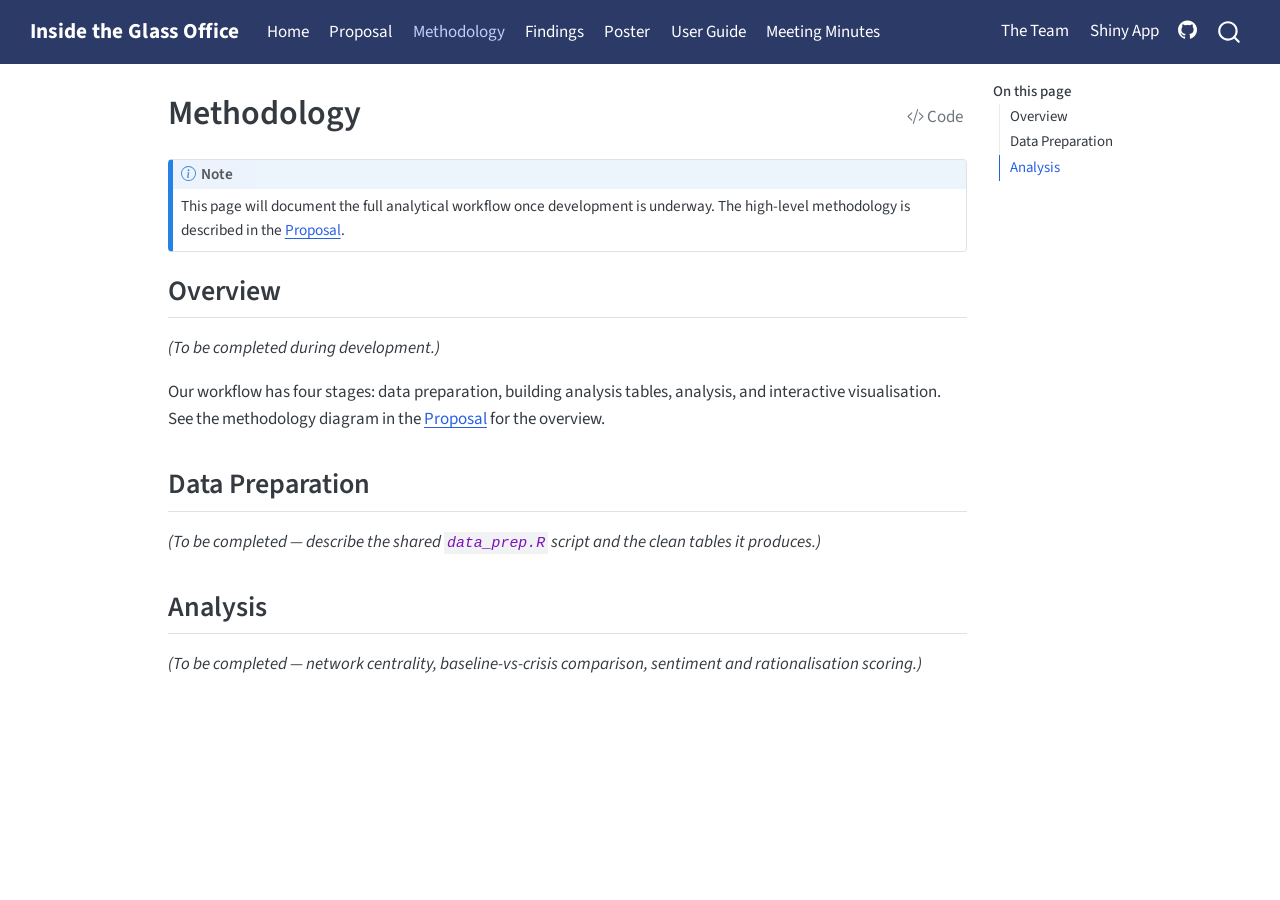
<file: docs/methodology.html>
<!DOCTYPE html>
<html xmlns="http://www.w3.org/1999/xhtml" lang="en" xml:lang="en"><head>

<meta charset="utf-8">
<meta name="generator" content="quarto-1.9.37">

<meta name="viewport" content="width=device-width, initial-scale=1.0, user-scalable=yes">


<title>Methodology – Inside the Glass Office</title>
<style>
/* Default styles provided by pandoc.
** See https://pandoc.org/MANUAL.html#variables-for-html for config info.
*/
code{white-space: pre-wrap;}
span.smallcaps{font-variant: small-caps;}
div.columns{display: flex; gap: min(4vw, 1.5em);}
div.column{flex: auto; overflow-x: auto;}
div.hanging-indent{margin-left: 1.5em; text-indent: -1.5em;}
ul.task-list{list-style: none;}
ul.task-list li input[type="checkbox"] {
  width: 0.8em;
  margin: 0 0.8em 0.2em -1em; /* quarto-specific, see https://github.com/quarto-dev/quarto-cli/issues/4556 */ 
  vertical-align: middle;
}
/* CSS for syntax highlighting */
html { -webkit-text-size-adjust: 100%; }
pre > code.sourceCode { white-space: pre; position: relative; }
pre > code.sourceCode > span { display: inline-block; line-height: 1.25; }
pre > code.sourceCode > span:empty { height: 1.2em; }
.sourceCode { overflow: visible; }
code.sourceCode > span { color: inherit; text-decoration: inherit; }
div.sourceCode { margin: 1em 0; }
pre.sourceCode { margin: 0; }
@media screen {
div.sourceCode { overflow: auto; }
}
@media print {
pre > code.sourceCode { white-space: pre-wrap; }
pre > code.sourceCode > span { text-indent: -5em; padding-left: 5em; }
}
pre.numberSource code
  { counter-reset: source-line 0; }
pre.numberSource code > span
  { position: relative; left: -4em; counter-increment: source-line; }
pre.numberSource code > span > a:first-child::before
  { content: counter(source-line);
    position: relative; left: -1em; text-align: right; vertical-align: baseline;
    border: none; display: inline-block;
    -webkit-touch-callout: none; -webkit-user-select: none;
    -khtml-user-select: none; -moz-user-select: none;
    -ms-user-select: none; user-select: none;
    padding: 0 4px; width: 4em;
  }
pre.numberSource { margin-left: 3em;  padding-left: 4px; }
div.sourceCode
  {   }
@media screen {
pre > code.sourceCode > span > a:first-child::before { text-decoration: underline; }
}
</style>


<script src="site_libs/quarto-nav/quarto-nav.js"></script>
<script src="site_libs/quarto-nav/headroom.min.js"></script>
<script src="site_libs/clipboard/clipboard.min.js"></script>
<script src="site_libs/quarto-search/autocomplete.umd.js"></script>
<script src="site_libs/quarto-search/fuse.min.js"></script>
<script src="site_libs/quarto-search/quarto-search.js"></script>
<meta name="quarto:offset" content="./">
<script src="site_libs/quarto-html/quarto.js" type="module"></script>
<script src="site_libs/quarto-html/tabsets/tabsets.js" type="module"></script>
<script src="site_libs/quarto-html/popper.min.js"></script>
<script src="site_libs/quarto-html/tippy.umd.min.js"></script>
<script src="site_libs/quarto-html/anchor.min.js"></script>
<link href="site_libs/quarto-html/tippy.css" rel="stylesheet">
<link href="site_libs/quarto-html/quarto-syntax-highlighting-7f8f88aac4f3542376d5c11b86a4c14d.css" rel="stylesheet" id="quarto-text-highlighting-styles">
<script src="site_libs/bootstrap/bootstrap.min.js"></script>
<link href="site_libs/bootstrap/bootstrap-icons.css" rel="stylesheet">
<link href="site_libs/bootstrap/bootstrap-dce10209f998cf1c58cdbc2e3d2198ff.min.css" rel="stylesheet" append-hash="true" id="quarto-bootstrap" data-mode="light">
<script id="quarto-search-options" type="application/json">{
  "location": "navbar",
  "copy-button": false,
  "collapse-after": 3,
  "panel-placement": "end",
  "type": "overlay",
  "limit": 50,
  "keyboard-shortcut": [
    "f",
    "/",
    "s"
  ],
  "show-item-context": false,
  "language": {
    "search-no-results-text": "No results",
    "search-matching-documents-text": "matching documents",
    "search-copy-link-title": "Copy link to search",
    "search-hide-matches-text": "Hide additional matches",
    "search-more-match-text": "more match in this document",
    "search-more-matches-text": "more matches in this document",
    "search-clear-button-title": "Clear",
    "search-text-placeholder": "",
    "search-detached-cancel-button-title": "Cancel",
    "search-submit-button-title": "Submit",
    "search-label": "Search"
  }
}</script>


<link rel="stylesheet" href="styles.css">
</head>

<body class="nav-fixed quarto-light">

<div id="quarto-search-results"></div>
  <header id="quarto-header" class="headroom fixed-top">
    <nav class="navbar navbar-expand-lg " data-bs-theme="dark">
      <div class="navbar-container container-fluid">
      <div class="navbar-brand-container mx-auto">
    <a class="navbar-brand" href="./index.html">
    <span class="navbar-title">Inside the Glass Office</span>
    </a>
  </div>
            <div id="quarto-search" class="" title="Search"></div>
          <button class="navbar-toggler" type="button" data-bs-toggle="collapse" data-bs-target="#navbarCollapse" aria-controls="navbarCollapse" role="menu" aria-expanded="false" aria-label="Toggle navigation" onclick="if (window.quartoToggleHeadroom) { window.quartoToggleHeadroom(); }">
  <span class="navbar-toggler-icon"></span>
</button>
          <div class="collapse navbar-collapse" id="navbarCollapse">
            <ul class="navbar-nav navbar-nav-scroll me-auto">
  <li class="nav-item">
    <a class="nav-link" href="./index.html"> 
<span class="menu-text">Home</span></a>
  </li>  
  <li class="nav-item">
    <a class="nav-link" href="./Proposal.html"> 
<span class="menu-text">Proposal</span></a>
  </li>  
  <li class="nav-item">
    <a class="nav-link active" href="./methodology.html" aria-current="page"> 
<span class="menu-text">Methodology</span></a>
  </li>  
  <li class="nav-item">
    <a class="nav-link" href="./findings.html"> 
<span class="menu-text">Findings</span></a>
  </li>  
  <li class="nav-item">
    <a class="nav-link" href="./poster.html"> 
<span class="menu-text">Poster</span></a>
  </li>  
  <li class="nav-item">
    <a class="nav-link" href="./user-guide.html"> 
<span class="menu-text">User Guide</span></a>
  </li>  
  <li class="nav-item">
    <a class="nav-link" href="./Meeting-Minutes.html"> 
<span class="menu-text">Meeting Minutes</span></a>
  </li>  
</ul>
            <ul class="navbar-nav navbar-nav-scroll ms-auto">
  <li class="nav-item">
    <a class="nav-link" href="./team.html"> 
<span class="menu-text">The Team</span></a>
  </li>  
  <li class="nav-item">
    <a class="nav-link" href="https://lunali.shinyapps.io/glass-office/" target="_blank"> 
<span class="menu-text">Shiny App</span></a>
  </li>  
  <li class="nav-item compact">
    <a class="nav-link" href="https://github.com/luna19960506/ISSS608-Project-Group14" target="_blank"> <i class="bi bi-github" role="img" aria-label="GitHub">
</i> 
<span class="menu-text"></span></a>
  </li>  
</ul>
          </div> <!-- /navcollapse -->
            <div class="quarto-navbar-tools">
</div>
      </div> <!-- /container-fluid -->
    </nav>
</header>
<!-- content -->
<div id="quarto-content" class="quarto-container page-columns page-rows-contents page-layout-article page-navbar">
<!-- sidebar -->
<!-- margin-sidebar -->
    <div id="quarto-margin-sidebar" class="sidebar margin-sidebar">
        <nav id="TOC" role="doc-toc" class="toc-active">
    <h2 id="toc-title">On this page</h2>
   
  <ul>
  <li><a href="#overview" id="toc-overview" class="nav-link active" data-scroll-target="#overview">Overview</a></li>
  <li><a href="#data-preparation" id="toc-data-preparation" class="nav-link" data-scroll-target="#data-preparation">Data Preparation</a></li>
  <li><a href="#analysis" id="toc-analysis" class="nav-link" data-scroll-target="#analysis">Analysis</a></li>
  </ul>
</nav>
    </div>
<!-- main -->
<main class="content" id="quarto-document-content">

<header id="title-block-header" class="quarto-title-block default">
<div class="quarto-title">
<div class="quarto-title-block"><div><h1 class="title">Methodology</h1><button type="button" class="btn code-tools-button" id="quarto-code-tools-source"><i class="bi"></i> Code</button></div></div>
</div>



<div class="quarto-title-meta">

    
  
    
  </div>
  


</header>


<div class="callout callout-style-default callout-note callout-titled">
<div class="callout-header d-flex align-content-center">
<div class="callout-icon-container">
<i class="callout-icon"></i>
</div>
<div class="callout-title-container flex-fill">
Note
</div>
</div>
<div class="callout-body-container callout-body">
<p>This page will document the full analytical workflow once development is underway. The high-level methodology is described in the <a href="./Proposal.html#methodology">Proposal</a>.</p>
</div>
</div>
<section id="overview" class="level2">
<h2 class="anchored" data-anchor-id="overview">Overview</h2>
<p><em>(To be completed during development.)</em></p>
<p>Our workflow has four stages: data preparation, building analysis tables, analysis, and interactive visualisation. See the methodology diagram in the <a href="./Proposal.html#methodology">Proposal</a> for the overview.</p>
</section>
<section id="data-preparation" class="level2">
<h2 class="anchored" data-anchor-id="data-preparation">Data Preparation</h2>
<p><em>(To be completed — describe the shared <code>data_prep.R</code> script and the clean tables it produces.)</em></p>
</section>
<section id="analysis" class="level2">
<h2 class="anchored" data-anchor-id="analysis">Analysis</h2>
<p><em>(To be completed — network centrality, baseline-vs-crisis comparison, sentiment and rationalisation scoring.)</em></p>


<!-- -->

</section>

</main> <!-- /main -->
<script id="quarto-html-after-body" type="application/javascript">
  window.document.addEventListener("DOMContentLoaded", function (event) {
    const icon = "";
    const anchorJS = new window.AnchorJS();
    anchorJS.options = {
      placement: 'right',
      icon: icon
    };
    anchorJS.add('.anchored');
    const isCodeAnnotation = (el) => {
      for (const clz of el.classList) {
        if (clz.startsWith('code-annotation-')) {                     
          return true;
        }
      }
      return false;
    }
    const onCopySuccess = function(e) {
      // button target
      const button = e.trigger;
      // don't keep focus
      button.blur();
      // flash "checked"
      button.classList.add('code-copy-button-checked');
      var currentTitle = button.getAttribute("title");
      button.setAttribute("title", "Copied!");
      let tooltip;
      if (window.bootstrap) {
        button.setAttribute("data-bs-toggle", "tooltip");
        button.setAttribute("data-bs-placement", "left");
        button.setAttribute("data-bs-title", "Copied!");
        tooltip = new bootstrap.Tooltip(button, 
          { trigger: "manual", 
            customClass: "code-copy-button-tooltip",
            offset: [0, -8]});
        tooltip.show();    
      }
      setTimeout(function() {
        if (tooltip) {
          tooltip.hide();
          button.removeAttribute("data-bs-title");
          button.removeAttribute("data-bs-toggle");
          button.removeAttribute("data-bs-placement");
        }
        button.setAttribute("title", currentTitle);
        button.classList.remove('code-copy-button-checked');
      }, 1000);
      // clear code selection
      e.clearSelection();
    }
    const getTextToCopy = function(trigger) {
      const outerScaffold = trigger.parentElement.cloneNode(true);
      const codeEl = outerScaffold.querySelector('code');
      for (const childEl of codeEl.children) {
        if (isCodeAnnotation(childEl)) {
          childEl.remove();
        }
      }
      return codeEl.innerText;
    }
    const clipboard = new window.ClipboardJS('.code-copy-button:not([data-in-quarto-modal])', {
      text: getTextToCopy
    });
    clipboard.on('success', onCopySuccess);
    if (window.document.getElementById('quarto-embedded-source-code-modal')) {
      const clipboardModal = new window.ClipboardJS('.code-copy-button[data-in-quarto-modal]', {
        text: getTextToCopy,
        container: window.document.getElementById('quarto-embedded-source-code-modal')
      });
      clipboardModal.on('success', onCopySuccess);
    }
    const viewSource = window.document.getElementById('quarto-view-source') ||
                       window.document.getElementById('quarto-code-tools-source');
    if (viewSource) {
      const sourceUrl = viewSource.getAttribute("data-quarto-source-url");
      viewSource.addEventListener("click", function(e) {
        if (sourceUrl) {
          // rstudio viewer pane
          if (/\bcapabilities=\b/.test(window.location)) {
            window.open(sourceUrl);
          } else {
            window.location.href = sourceUrl;
          }
        } else {
          const modal = new bootstrap.Modal(document.getElementById('quarto-embedded-source-code-modal'));
          modal.show();
        }
        return false;
      });
    }
    function toggleCodeHandler(show) {
      return function(e) {
        const detailsSrc = window.document.querySelectorAll(".cell > details > .sourceCode");
        for (let i=0; i<detailsSrc.length; i++) {
          const details = detailsSrc[i].parentElement;
          if (show) {
            details.open = true;
          } else {
            details.removeAttribute("open");
          }
        }
        const cellCodeDivs = window.document.querySelectorAll(".cell > .sourceCode");
        const fromCls = show ? "hidden" : "unhidden";
        const toCls = show ? "unhidden" : "hidden";
        for (let i=0; i<cellCodeDivs.length; i++) {
          const codeDiv = cellCodeDivs[i];
          if (codeDiv.classList.contains(fromCls)) {
            codeDiv.classList.remove(fromCls);
            codeDiv.classList.add(toCls);
          } 
        }
        return false;
      }
    }
    const hideAllCode = window.document.getElementById("quarto-hide-all-code");
    if (hideAllCode) {
      hideAllCode.addEventListener("click", toggleCodeHandler(false));
    }
    const showAllCode = window.document.getElementById("quarto-show-all-code");
    if (showAllCode) {
      showAllCode.addEventListener("click", toggleCodeHandler(true));
    }
      var localhostRegex = new RegExp(/^(?:http|https):\/\/localhost\:?[0-9]*\//);
      var mailtoRegex = new RegExp(/^mailto:/);
        var filterRegex = new RegExp('/' + window.location.host + '/');
      var isInternal = (href) => {
          return filterRegex.test(href) || localhostRegex.test(href) || mailtoRegex.test(href);
      }
      // Inspect non-navigation links and adorn them if external
     var links = window.document.querySelectorAll('a[href]:not(.nav-link):not(.navbar-brand):not(.toc-action):not(.sidebar-link):not(.sidebar-item-toggle):not(.pagination-link):not(.no-external):not([aria-hidden]):not(.dropdown-item):not(.quarto-navigation-tool):not(.about-link)');
      for (var i=0; i<links.length; i++) {
        const link = links[i];
        if (!isInternal(link.href)) {
          // undo the damage that might have been done by quarto-nav.js in the case of
          // links that we want to consider external
          if (link.dataset.originalHref !== undefined) {
            link.href = link.dataset.originalHref;
          }
        }
      }
    function tippyHover(el, contentFn, onTriggerFn, onUntriggerFn) {
      const config = {
        allowHTML: true,
        maxWidth: 500,
        delay: 100,
        arrow: false,
        appendTo: function(el) {
            return el.parentElement;
        },
        interactive: true,
        interactiveBorder: 10,
        theme: 'quarto',
        placement: 'bottom-start',
      };
      if (contentFn) {
        config.content = contentFn;
      }
      if (onTriggerFn) {
        config.onTrigger = onTriggerFn;
      }
      if (onUntriggerFn) {
        config.onUntrigger = onUntriggerFn;
      }
      window.tippy(el, config); 
    }
    const noterefs = window.document.querySelectorAll('a[role="doc-noteref"]');
    for (var i=0; i<noterefs.length; i++) {
      const ref = noterefs[i];
      tippyHover(ref, function() {
        // use id or data attribute instead here
        let href = ref.getAttribute('data-footnote-href') || ref.getAttribute('href');
        try { href = new URL(href).hash; } catch {}
        const id = href.replace(/^#\/?/, "");
        const note = window.document.getElementById(id);
        if (note) {
          return note.innerHTML;
        } else {
          return "";
        }
      });
    }
    const xrefs = window.document.querySelectorAll('a.quarto-xref');
    const processXRef = (id, note) => {
      // Strip column container classes
      const stripColumnClz = (el) => {
        el.classList.remove("page-full", "page-columns");
        if (el.children) {
          for (const child of el.children) {
            stripColumnClz(child);
          }
        }
      }
      stripColumnClz(note)
      if (id === null || id.startsWith('sec-')) {
        // Special case sections, only their first couple elements
        const container = document.createElement("div");
        if (note.children && note.children.length > 2) {
          container.appendChild(note.children[0].cloneNode(true));
          for (let i = 1; i < note.children.length; i++) {
            const child = note.children[i];
            if (child.tagName === "P" && child.innerText === "") {
              continue;
            } else {
              container.appendChild(child.cloneNode(true));
              break;
            }
          }
          if (window.Quarto?.typesetMath) {
            window.Quarto.typesetMath(container);
          }
          return container.innerHTML
        } else {
          if (window.Quarto?.typesetMath) {
            window.Quarto.typesetMath(note);
          }
          return note.innerHTML;
        }
      } else {
        // Remove any anchor links if they are present
        const anchorLink = note.querySelector('a.anchorjs-link');
        if (anchorLink) {
          anchorLink.remove();
        }
        if (window.Quarto?.typesetMath) {
          window.Quarto.typesetMath(note);
        }
        if (note.classList.contains("callout")) {
          return note.outerHTML;
        } else {
          return note.innerHTML;
        }
      }
    }
    for (var i=0; i<xrefs.length; i++) {
      const xref = xrefs[i];
      tippyHover(xref, undefined, function(instance) {
        instance.disable();
        let url = xref.getAttribute('href');
        let hash = undefined; 
        if (url.startsWith('#')) {
          hash = url;
        } else {
          try { hash = new URL(url).hash; } catch {}
        }
        if (hash) {
          const id = hash.replace(/^#\/?/, "");
          const note = window.document.getElementById(id);
          if (note !== null) {
            try {
              const html = processXRef(id, note.cloneNode(true));
              instance.setContent(html);
            } finally {
              instance.enable();
              instance.show();
            }
          } else {
            // See if we can fetch this
            fetch(url.split('#')[0])
            .then(res => res.text())
            .then(html => {
              const parser = new DOMParser();
              const htmlDoc = parser.parseFromString(html, "text/html");
              const note = htmlDoc.getElementById(id);
              if (note !== null) {
                const html = processXRef(id, note);
                instance.setContent(html);
              } 
            }).finally(() => {
              instance.enable();
              instance.show();
            });
          }
        } else {
          // See if we can fetch a full url (with no hash to target)
          // This is a special case and we should probably do some content thinning / targeting
          fetch(url)
          .then(res => res.text())
          .then(html => {
            const parser = new DOMParser();
            const htmlDoc = parser.parseFromString(html, "text/html");
            const note = htmlDoc.querySelector('main.content');
            if (note !== null) {
              // This should only happen for chapter cross references
              // (since there is no id in the URL)
              // remove the first header
              if (note.children.length > 0 && note.children[0].tagName === "HEADER") {
                note.children[0].remove();
              }
              const html = processXRef(null, note);
              instance.setContent(html);
            } 
          }).finally(() => {
            instance.enable();
            instance.show();
          });
        }
      }, function(instance) {
      });
    }
        let selectedAnnoteEl;
        const selectorForAnnotation = ( cell, annotation) => {
          let cellAttr = 'data-code-cell="' + cell + '"';
          let lineAttr = 'data-code-annotation="' +  annotation + '"';
          const selector = 'span[' + cellAttr + '][' + lineAttr + ']';
          return selector;
        }
        const selectCodeLines = (annoteEl) => {
          const doc = window.document;
          const targetCell = annoteEl.getAttribute("data-target-cell");
          const targetAnnotation = annoteEl.getAttribute("data-target-annotation");
          const annoteSpan = window.document.querySelector(selectorForAnnotation(targetCell, targetAnnotation));
          const lines = annoteSpan.getAttribute("data-code-lines").split(",");
          const lineIds = lines.map((line) => {
            return targetCell + "-" + line;
          })
          let top = null;
          let height = null;
          let parent = null;
          if (lineIds.length > 0) {
              //compute the position of the single el (top and bottom and make a div)
              const el = window.document.getElementById(lineIds[0]);
              top = el.offsetTop;
              height = el.offsetHeight;
              parent = el.parentElement.parentElement;
            if (lineIds.length > 1) {
              const lastEl = window.document.getElementById(lineIds[lineIds.length - 1]);
              const bottom = lastEl.offsetTop + lastEl.offsetHeight;
              height = bottom - top;
            }
            if (top !== null && height !== null && parent !== null) {
              // cook up a div (if necessary) and position it 
              let div = window.document.getElementById("code-annotation-line-highlight");
              if (div === null) {
                div = window.document.createElement("div");
                div.setAttribute("id", "code-annotation-line-highlight");
                div.style.position = 'absolute';
                parent.appendChild(div);
              }
              div.style.top = top - 2 + "px";
              div.style.height = height + 4 + "px";
              div.style.left = 0;
              let gutterDiv = window.document.getElementById("code-annotation-line-highlight-gutter");
              if (gutterDiv === null) {
                gutterDiv = window.document.createElement("div");
                gutterDiv.setAttribute("id", "code-annotation-line-highlight-gutter");
                gutterDiv.style.position = 'absolute';
                const codeCell = window.document.getElementById(targetCell);
                const gutter = codeCell.querySelector('.code-annotation-gutter');
                gutter.appendChild(gutterDiv);
              }
              gutterDiv.style.top = top - 2 + "px";
              gutterDiv.style.height = height + 4 + "px";
            }
            selectedAnnoteEl = annoteEl;
          }
        };
        const unselectCodeLines = () => {
          const elementsIds = ["code-annotation-line-highlight", "code-annotation-line-highlight-gutter"];
          elementsIds.forEach((elId) => {
            const div = window.document.getElementById(elId);
            if (div) {
              div.remove();
            }
          });
          selectedAnnoteEl = undefined;
        };
          // Handle positioning of the toggle
      window.addEventListener(
        "resize",
        throttle(() => {
          elRect = undefined;
          if (selectedAnnoteEl) {
            selectCodeLines(selectedAnnoteEl);
          }
        }, 10)
      );
      function throttle(fn, ms) {
      let throttle = false;
      let timer;
        return (...args) => {
          if(!throttle) { // first call gets through
              fn.apply(this, args);
              throttle = true;
          } else { // all the others get throttled
              if(timer) clearTimeout(timer); // cancel #2
              timer = setTimeout(() => {
                fn.apply(this, args);
                timer = throttle = false;
              }, ms);
          }
        };
      }
        // Attach click handler to the DT
        const annoteDls = window.document.querySelectorAll('dt[data-target-cell]');
        for (const annoteDlNode of annoteDls) {
          annoteDlNode.addEventListener('click', (event) => {
            const clickedEl = event.target;
            if (clickedEl !== selectedAnnoteEl) {
              unselectCodeLines();
              const activeEl = window.document.querySelector('dt[data-target-cell].code-annotation-active');
              if (activeEl) {
                activeEl.classList.remove('code-annotation-active');
              }
              selectCodeLines(clickedEl);
              clickedEl.classList.add('code-annotation-active');
            } else {
              // Unselect the line
              unselectCodeLines();
              clickedEl.classList.remove('code-annotation-active');
            }
          });
        }
    const findCites = (el) => {
      const parentEl = el.parentElement;
      if (parentEl) {
        const cites = parentEl.dataset.cites;
        if (cites) {
          return {
            el,
            cites: cites.split(' ')
          };
        } else {
          return findCites(el.parentElement)
        }
      } else {
        return undefined;
      }
    };
    var bibliorefs = window.document.querySelectorAll('a[role="doc-biblioref"]');
    for (var i=0; i<bibliorefs.length; i++) {
      const ref = bibliorefs[i];
      const citeInfo = findCites(ref);
      if (citeInfo) {
        tippyHover(citeInfo.el, function() {
          var popup = window.document.createElement('div');
          citeInfo.cites.forEach(function(cite) {
            var citeDiv = window.document.createElement('div');
            citeDiv.classList.add('hanging-indent');
            citeDiv.classList.add('csl-entry');
            var biblioDiv = window.document.getElementById('ref-' + cite);
            if (biblioDiv) {
              citeDiv.innerHTML = biblioDiv.innerHTML;
            }
            popup.appendChild(citeDiv);
          });
          return popup.innerHTML;
        });
      }
    }
  });
  </script><div class="modal fade" id="quarto-embedded-source-code-modal" tabindex="-1" aria-labelledby="quarto-embedded-source-code-modal-label" aria-hidden="true"><div class="modal-dialog modal-dialog-scrollable"><div class="modal-content"><div class="modal-header"><h5 class="modal-title" id="quarto-embedded-source-code-modal-label">Source Code</h5><button class="btn-close" data-bs-dismiss="modal"></button></div><div class="modal-body"><div class="">
<div class="code-copy-outer-scaffold"><div class="sourceCode" id="cb1" data-shortcodes="false"><pre class="sourceCode markdown code-with-copy"><code class="sourceCode markdown"><span id="cb1-1"><a href="#cb1-1" aria-hidden="true" tabindex="-1"></a><span class="co">---</span></span>
<span id="cb1-2"><a href="#cb1-2" aria-hidden="true" tabindex="-1"></a><span class="an">title:</span><span class="co"> "Methodology"</span></span>
<span id="cb1-3"><a href="#cb1-3" aria-hidden="true" tabindex="-1"></a><span class="co">---</span></span>
<span id="cb1-4"><a href="#cb1-4" aria-hidden="true" tabindex="-1"></a></span>
<span id="cb1-5"><a href="#cb1-5" aria-hidden="true" tabindex="-1"></a>::: {.callout-note}</span>
<span id="cb1-6"><a href="#cb1-6" aria-hidden="true" tabindex="-1"></a>This page will document the full analytical workflow once development is underway. The high-level methodology is described in the <span class="co">[</span><span class="ot">Proposal</span><span class="co">](Proposal.qmd#methodology)</span>.</span>
<span id="cb1-7"><a href="#cb1-7" aria-hidden="true" tabindex="-1"></a>:::</span>
<span id="cb1-8"><a href="#cb1-8" aria-hidden="true" tabindex="-1"></a></span>
<span id="cb1-9"><a href="#cb1-9" aria-hidden="true" tabindex="-1"></a><span class="fu">## Overview</span></span>
<span id="cb1-10"><a href="#cb1-10" aria-hidden="true" tabindex="-1"></a></span>
<span id="cb1-11"><a href="#cb1-11" aria-hidden="true" tabindex="-1"></a>*(To be completed during development.)*</span>
<span id="cb1-12"><a href="#cb1-12" aria-hidden="true" tabindex="-1"></a></span>
<span id="cb1-13"><a href="#cb1-13" aria-hidden="true" tabindex="-1"></a>Our workflow has four stages: data preparation, building analysis tables, analysis, and interactive visualisation. See the methodology diagram in the <span class="co">[</span><span class="ot">Proposal</span><span class="co">](Proposal.qmd#methodology)</span> for the overview.</span>
<span id="cb1-14"><a href="#cb1-14" aria-hidden="true" tabindex="-1"></a></span>
<span id="cb1-15"><a href="#cb1-15" aria-hidden="true" tabindex="-1"></a><span class="fu">## Data Preparation</span></span>
<span id="cb1-16"><a href="#cb1-16" aria-hidden="true" tabindex="-1"></a></span>
<span id="cb1-17"><a href="#cb1-17" aria-hidden="true" tabindex="-1"></a>*(To be completed — describe the shared `data_prep.R` script and the clean tables it produces.)*</span>
<span id="cb1-18"><a href="#cb1-18" aria-hidden="true" tabindex="-1"></a></span>
<span id="cb1-19"><a href="#cb1-19" aria-hidden="true" tabindex="-1"></a><span class="fu">## Analysis</span></span>
<span id="cb1-20"><a href="#cb1-20" aria-hidden="true" tabindex="-1"></a></span>
<span id="cb1-21"><a href="#cb1-21" aria-hidden="true" tabindex="-1"></a>*(To be completed — network centrality, baseline-vs-crisis comparison, sentiment and rationalisation scoring.)*</span></code></pre></div><button title="Copy to Clipboard" class="code-copy-button" data-in-quarto-modal=""><i class="bi"></i></button></div>
</div></div></div></div></div>
</div> <!-- /content -->




</body></html>
</file>
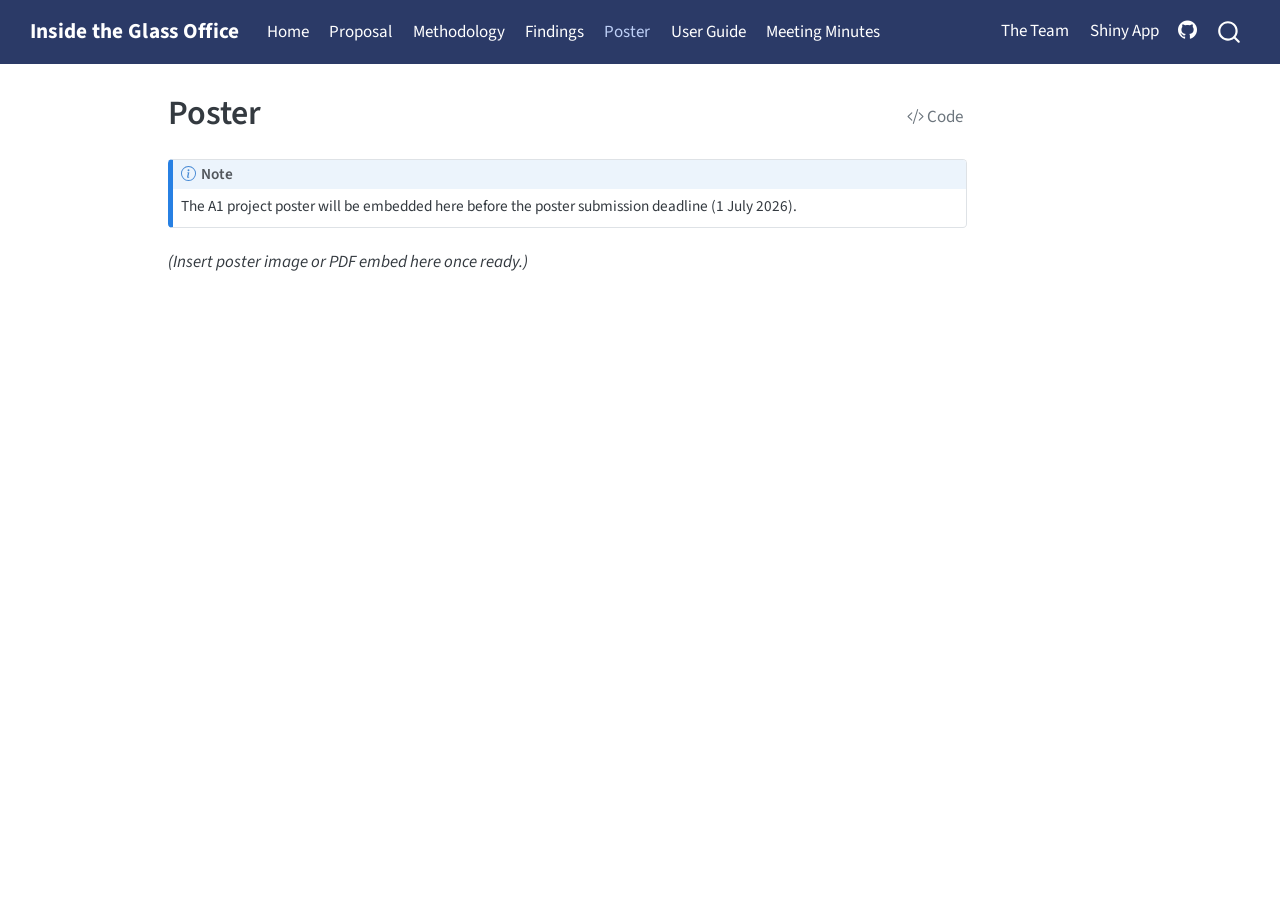
<file: docs/poster.html>
<!DOCTYPE html>
<html xmlns="http://www.w3.org/1999/xhtml" lang="en" xml:lang="en"><head>

<meta charset="utf-8">
<meta name="generator" content="quarto-1.9.37">

<meta name="viewport" content="width=device-width, initial-scale=1.0, user-scalable=yes">


<title>Poster – Inside the Glass Office</title>
<style>
/* Default styles provided by pandoc.
** See https://pandoc.org/MANUAL.html#variables-for-html for config info.
*/
code{white-space: pre-wrap;}
span.smallcaps{font-variant: small-caps;}
div.columns{display: flex; gap: min(4vw, 1.5em);}
div.column{flex: auto; overflow-x: auto;}
div.hanging-indent{margin-left: 1.5em; text-indent: -1.5em;}
ul.task-list{list-style: none;}
ul.task-list li input[type="checkbox"] {
  width: 0.8em;
  margin: 0 0.8em 0.2em -1em; /* quarto-specific, see https://github.com/quarto-dev/quarto-cli/issues/4556 */ 
  vertical-align: middle;
}
/* CSS for syntax highlighting */
html { -webkit-text-size-adjust: 100%; }
pre > code.sourceCode { white-space: pre; position: relative; }
pre > code.sourceCode > span { display: inline-block; line-height: 1.25; }
pre > code.sourceCode > span:empty { height: 1.2em; }
.sourceCode { overflow: visible; }
code.sourceCode > span { color: inherit; text-decoration: inherit; }
div.sourceCode { margin: 1em 0; }
pre.sourceCode { margin: 0; }
@media screen {
div.sourceCode { overflow: auto; }
}
@media print {
pre > code.sourceCode { white-space: pre-wrap; }
pre > code.sourceCode > span { text-indent: -5em; padding-left: 5em; }
}
pre.numberSource code
  { counter-reset: source-line 0; }
pre.numberSource code > span
  { position: relative; left: -4em; counter-increment: source-line; }
pre.numberSource code > span > a:first-child::before
  { content: counter(source-line);
    position: relative; left: -1em; text-align: right; vertical-align: baseline;
    border: none; display: inline-block;
    -webkit-touch-callout: none; -webkit-user-select: none;
    -khtml-user-select: none; -moz-user-select: none;
    -ms-user-select: none; user-select: none;
    padding: 0 4px; width: 4em;
  }
pre.numberSource { margin-left: 3em;  padding-left: 4px; }
div.sourceCode
  {   }
@media screen {
pre > code.sourceCode > span > a:first-child::before { text-decoration: underline; }
}
</style>


<script src="site_libs/quarto-nav/quarto-nav.js"></script>
<script src="site_libs/quarto-nav/headroom.min.js"></script>
<script src="site_libs/clipboard/clipboard.min.js"></script>
<script src="site_libs/quarto-search/autocomplete.umd.js"></script>
<script src="site_libs/quarto-search/fuse.min.js"></script>
<script src="site_libs/quarto-search/quarto-search.js"></script>
<meta name="quarto:offset" content="./">
<script src="site_libs/quarto-html/quarto.js" type="module"></script>
<script src="site_libs/quarto-html/tabsets/tabsets.js" type="module"></script>
<script src="site_libs/quarto-html/popper.min.js"></script>
<script src="site_libs/quarto-html/tippy.umd.min.js"></script>
<script src="site_libs/quarto-html/anchor.min.js"></script>
<link href="site_libs/quarto-html/tippy.css" rel="stylesheet">
<link href="site_libs/quarto-html/quarto-syntax-highlighting-7f8f88aac4f3542376d5c11b86a4c14d.css" rel="stylesheet" id="quarto-text-highlighting-styles">
<script src="site_libs/bootstrap/bootstrap.min.js"></script>
<link href="site_libs/bootstrap/bootstrap-icons.css" rel="stylesheet">
<link href="site_libs/bootstrap/bootstrap-dce10209f998cf1c58cdbc2e3d2198ff.min.css" rel="stylesheet" append-hash="true" id="quarto-bootstrap" data-mode="light">
<script id="quarto-search-options" type="application/json">{
  "location": "navbar",
  "copy-button": false,
  "collapse-after": 3,
  "panel-placement": "end",
  "type": "overlay",
  "limit": 50,
  "keyboard-shortcut": [
    "f",
    "/",
    "s"
  ],
  "show-item-context": false,
  "language": {
    "search-no-results-text": "No results",
    "search-matching-documents-text": "matching documents",
    "search-copy-link-title": "Copy link to search",
    "search-hide-matches-text": "Hide additional matches",
    "search-more-match-text": "more match in this document",
    "search-more-matches-text": "more matches in this document",
    "search-clear-button-title": "Clear",
    "search-text-placeholder": "",
    "search-detached-cancel-button-title": "Cancel",
    "search-submit-button-title": "Submit",
    "search-label": "Search"
  }
}</script>


<link rel="stylesheet" href="styles.css">
</head>

<body class="nav-fixed quarto-light">

<div id="quarto-search-results"></div>
  <header id="quarto-header" class="headroom fixed-top">
    <nav class="navbar navbar-expand-lg " data-bs-theme="dark">
      <div class="navbar-container container-fluid">
      <div class="navbar-brand-container mx-auto">
    <a class="navbar-brand" href="./index.html">
    <span class="navbar-title">Inside the Glass Office</span>
    </a>
  </div>
            <div id="quarto-search" class="" title="Search"></div>
          <button class="navbar-toggler" type="button" data-bs-toggle="collapse" data-bs-target="#navbarCollapse" aria-controls="navbarCollapse" role="menu" aria-expanded="false" aria-label="Toggle navigation" onclick="if (window.quartoToggleHeadroom) { window.quartoToggleHeadroom(); }">
  <span class="navbar-toggler-icon"></span>
</button>
          <div class="collapse navbar-collapse" id="navbarCollapse">
            <ul class="navbar-nav navbar-nav-scroll me-auto">
  <li class="nav-item">
    <a class="nav-link" href="./index.html"> 
<span class="menu-text">Home</span></a>
  </li>  
  <li class="nav-item">
    <a class="nav-link" href="./Proposal.html"> 
<span class="menu-text">Proposal</span></a>
  </li>  
  <li class="nav-item">
    <a class="nav-link" href="./methodology.html"> 
<span class="menu-text">Methodology</span></a>
  </li>  
  <li class="nav-item">
    <a class="nav-link" href="./findings.html"> 
<span class="menu-text">Findings</span></a>
  </li>  
  <li class="nav-item">
    <a class="nav-link active" href="./poster.html" aria-current="page"> 
<span class="menu-text">Poster</span></a>
  </li>  
  <li class="nav-item">
    <a class="nav-link" href="./user-guide.html"> 
<span class="menu-text">User Guide</span></a>
  </li>  
  <li class="nav-item">
    <a class="nav-link" href="./Meeting-Minutes.html"> 
<span class="menu-text">Meeting Minutes</span></a>
  </li>  
</ul>
            <ul class="navbar-nav navbar-nav-scroll ms-auto">
  <li class="nav-item">
    <a class="nav-link" href="./team.html"> 
<span class="menu-text">The Team</span></a>
  </li>  
  <li class="nav-item">
    <a class="nav-link" href="https://lunali.shinyapps.io/glass-office/" target="_blank"> 
<span class="menu-text">Shiny App</span></a>
  </li>  
  <li class="nav-item compact">
    <a class="nav-link" href="https://github.com/luna19960506/ISSS608-Project-Group14" target="_blank"> <i class="bi bi-github" role="img" aria-label="GitHub">
</i> 
<span class="menu-text"></span></a>
  </li>  
</ul>
          </div> <!-- /navcollapse -->
            <div class="quarto-navbar-tools">
</div>
      </div> <!-- /container-fluid -->
    </nav>
</header>
<!-- content -->
<div id="quarto-content" class="quarto-container page-columns page-rows-contents page-layout-article page-navbar">
<!-- sidebar -->
<!-- margin-sidebar -->
    <div id="quarto-margin-sidebar" class="sidebar margin-sidebar zindex-bottom">
        
    </div>
<!-- main -->
<main class="content" id="quarto-document-content">

<header id="title-block-header" class="quarto-title-block default">
<div class="quarto-title">
<div class="quarto-title-block"><div><h1 class="title">Poster</h1><button type="button" class="btn code-tools-button" id="quarto-code-tools-source"><i class="bi"></i> Code</button></div></div>
</div>



<div class="quarto-title-meta">

    
  
    
  </div>
  


</header>


<div class="callout callout-style-default callout-note callout-titled">
<div class="callout-header d-flex align-content-center">
<div class="callout-icon-container">
<i class="callout-icon"></i>
</div>
<div class="callout-title-container flex-fill">
Note
</div>
</div>
<div class="callout-body-container callout-body">
<p>The A1 project poster will be embedded here before the poster submission deadline (1 July 2026).</p>
</div>
</div>
<p><em>(Insert poster image or PDF embed here once ready.)</em></p>


<!-- -->


</main> <!-- /main -->
<script id="quarto-html-after-body" type="application/javascript">
  window.document.addEventListener("DOMContentLoaded", function (event) {
    const icon = "";
    const anchorJS = new window.AnchorJS();
    anchorJS.options = {
      placement: 'right',
      icon: icon
    };
    anchorJS.add('.anchored');
    const isCodeAnnotation = (el) => {
      for (const clz of el.classList) {
        if (clz.startsWith('code-annotation-')) {                     
          return true;
        }
      }
      return false;
    }
    const onCopySuccess = function(e) {
      // button target
      const button = e.trigger;
      // don't keep focus
      button.blur();
      // flash "checked"
      button.classList.add('code-copy-button-checked');
      var currentTitle = button.getAttribute("title");
      button.setAttribute("title", "Copied!");
      let tooltip;
      if (window.bootstrap) {
        button.setAttribute("data-bs-toggle", "tooltip");
        button.setAttribute("data-bs-placement", "left");
        button.setAttribute("data-bs-title", "Copied!");
        tooltip = new bootstrap.Tooltip(button, 
          { trigger: "manual", 
            customClass: "code-copy-button-tooltip",
            offset: [0, -8]});
        tooltip.show();    
      }
      setTimeout(function() {
        if (tooltip) {
          tooltip.hide();
          button.removeAttribute("data-bs-title");
          button.removeAttribute("data-bs-toggle");
          button.removeAttribute("data-bs-placement");
        }
        button.setAttribute("title", currentTitle);
        button.classList.remove('code-copy-button-checked');
      }, 1000);
      // clear code selection
      e.clearSelection();
    }
    const getTextToCopy = function(trigger) {
      const outerScaffold = trigger.parentElement.cloneNode(true);
      const codeEl = outerScaffold.querySelector('code');
      for (const childEl of codeEl.children) {
        if (isCodeAnnotation(childEl)) {
          childEl.remove();
        }
      }
      return codeEl.innerText;
    }
    const clipboard = new window.ClipboardJS('.code-copy-button:not([data-in-quarto-modal])', {
      text: getTextToCopy
    });
    clipboard.on('success', onCopySuccess);
    if (window.document.getElementById('quarto-embedded-source-code-modal')) {
      const clipboardModal = new window.ClipboardJS('.code-copy-button[data-in-quarto-modal]', {
        text: getTextToCopy,
        container: window.document.getElementById('quarto-embedded-source-code-modal')
      });
      clipboardModal.on('success', onCopySuccess);
    }
    const viewSource = window.document.getElementById('quarto-view-source') ||
                       window.document.getElementById('quarto-code-tools-source');
    if (viewSource) {
      const sourceUrl = viewSource.getAttribute("data-quarto-source-url");
      viewSource.addEventListener("click", function(e) {
        if (sourceUrl) {
          // rstudio viewer pane
          if (/\bcapabilities=\b/.test(window.location)) {
            window.open(sourceUrl);
          } else {
            window.location.href = sourceUrl;
          }
        } else {
          const modal = new bootstrap.Modal(document.getElementById('quarto-embedded-source-code-modal'));
          modal.show();
        }
        return false;
      });
    }
    function toggleCodeHandler(show) {
      return function(e) {
        const detailsSrc = window.document.querySelectorAll(".cell > details > .sourceCode");
        for (let i=0; i<detailsSrc.length; i++) {
          const details = detailsSrc[i].parentElement;
          if (show) {
            details.open = true;
          } else {
            details.removeAttribute("open");
          }
        }
        const cellCodeDivs = window.document.querySelectorAll(".cell > .sourceCode");
        const fromCls = show ? "hidden" : "unhidden";
        const toCls = show ? "unhidden" : "hidden";
        for (let i=0; i<cellCodeDivs.length; i++) {
          const codeDiv = cellCodeDivs[i];
          if (codeDiv.classList.contains(fromCls)) {
            codeDiv.classList.remove(fromCls);
            codeDiv.classList.add(toCls);
          } 
        }
        return false;
      }
    }
    const hideAllCode = window.document.getElementById("quarto-hide-all-code");
    if (hideAllCode) {
      hideAllCode.addEventListener("click", toggleCodeHandler(false));
    }
    const showAllCode = window.document.getElementById("quarto-show-all-code");
    if (showAllCode) {
      showAllCode.addEventListener("click", toggleCodeHandler(true));
    }
      var localhostRegex = new RegExp(/^(?:http|https):\/\/localhost\:?[0-9]*\//);
      var mailtoRegex = new RegExp(/^mailto:/);
        var filterRegex = new RegExp('/' + window.location.host + '/');
      var isInternal = (href) => {
          return filterRegex.test(href) || localhostRegex.test(href) || mailtoRegex.test(href);
      }
      // Inspect non-navigation links and adorn them if external
     var links = window.document.querySelectorAll('a[href]:not(.nav-link):not(.navbar-brand):not(.toc-action):not(.sidebar-link):not(.sidebar-item-toggle):not(.pagination-link):not(.no-external):not([aria-hidden]):not(.dropdown-item):not(.quarto-navigation-tool):not(.about-link)');
      for (var i=0; i<links.length; i++) {
        const link = links[i];
        if (!isInternal(link.href)) {
          // undo the damage that might have been done by quarto-nav.js in the case of
          // links that we want to consider external
          if (link.dataset.originalHref !== undefined) {
            link.href = link.dataset.originalHref;
          }
        }
      }
    function tippyHover(el, contentFn, onTriggerFn, onUntriggerFn) {
      const config = {
        allowHTML: true,
        maxWidth: 500,
        delay: 100,
        arrow: false,
        appendTo: function(el) {
            return el.parentElement;
        },
        interactive: true,
        interactiveBorder: 10,
        theme: 'quarto',
        placement: 'bottom-start',
      };
      if (contentFn) {
        config.content = contentFn;
      }
      if (onTriggerFn) {
        config.onTrigger = onTriggerFn;
      }
      if (onUntriggerFn) {
        config.onUntrigger = onUntriggerFn;
      }
      window.tippy(el, config); 
    }
    const noterefs = window.document.querySelectorAll('a[role="doc-noteref"]');
    for (var i=0; i<noterefs.length; i++) {
      const ref = noterefs[i];
      tippyHover(ref, function() {
        // use id or data attribute instead here
        let href = ref.getAttribute('data-footnote-href') || ref.getAttribute('href');
        try { href = new URL(href).hash; } catch {}
        const id = href.replace(/^#\/?/, "");
        const note = window.document.getElementById(id);
        if (note) {
          return note.innerHTML;
        } else {
          return "";
        }
      });
    }
    const xrefs = window.document.querySelectorAll('a.quarto-xref');
    const processXRef = (id, note) => {
      // Strip column container classes
      const stripColumnClz = (el) => {
        el.classList.remove("page-full", "page-columns");
        if (el.children) {
          for (const child of el.children) {
            stripColumnClz(child);
          }
        }
      }
      stripColumnClz(note)
      if (id === null || id.startsWith('sec-')) {
        // Special case sections, only their first couple elements
        const container = document.createElement("div");
        if (note.children && note.children.length > 2) {
          container.appendChild(note.children[0].cloneNode(true));
          for (let i = 1; i < note.children.length; i++) {
            const child = note.children[i];
            if (child.tagName === "P" && child.innerText === "") {
              continue;
            } else {
              container.appendChild(child.cloneNode(true));
              break;
            }
          }
          if (window.Quarto?.typesetMath) {
            window.Quarto.typesetMath(container);
          }
          return container.innerHTML
        } else {
          if (window.Quarto?.typesetMath) {
            window.Quarto.typesetMath(note);
          }
          return note.innerHTML;
        }
      } else {
        // Remove any anchor links if they are present
        const anchorLink = note.querySelector('a.anchorjs-link');
        if (anchorLink) {
          anchorLink.remove();
        }
        if (window.Quarto?.typesetMath) {
          window.Quarto.typesetMath(note);
        }
        if (note.classList.contains("callout")) {
          return note.outerHTML;
        } else {
          return note.innerHTML;
        }
      }
    }
    for (var i=0; i<xrefs.length; i++) {
      const xref = xrefs[i];
      tippyHover(xref, undefined, function(instance) {
        instance.disable();
        let url = xref.getAttribute('href');
        let hash = undefined; 
        if (url.startsWith('#')) {
          hash = url;
        } else {
          try { hash = new URL(url).hash; } catch {}
        }
        if (hash) {
          const id = hash.replace(/^#\/?/, "");
          const note = window.document.getElementById(id);
          if (note !== null) {
            try {
              const html = processXRef(id, note.cloneNode(true));
              instance.setContent(html);
            } finally {
              instance.enable();
              instance.show();
            }
          } else {
            // See if we can fetch this
            fetch(url.split('#')[0])
            .then(res => res.text())
            .then(html => {
              const parser = new DOMParser();
              const htmlDoc = parser.parseFromString(html, "text/html");
              const note = htmlDoc.getElementById(id);
              if (note !== null) {
                const html = processXRef(id, note);
                instance.setContent(html);
              } 
            }).finally(() => {
              instance.enable();
              instance.show();
            });
          }
        } else {
          // See if we can fetch a full url (with no hash to target)
          // This is a special case and we should probably do some content thinning / targeting
          fetch(url)
          .then(res => res.text())
          .then(html => {
            const parser = new DOMParser();
            const htmlDoc = parser.parseFromString(html, "text/html");
            const note = htmlDoc.querySelector('main.content');
            if (note !== null) {
              // This should only happen for chapter cross references
              // (since there is no id in the URL)
              // remove the first header
              if (note.children.length > 0 && note.children[0].tagName === "HEADER") {
                note.children[0].remove();
              }
              const html = processXRef(null, note);
              instance.setContent(html);
            } 
          }).finally(() => {
            instance.enable();
            instance.show();
          });
        }
      }, function(instance) {
      });
    }
        let selectedAnnoteEl;
        const selectorForAnnotation = ( cell, annotation) => {
          let cellAttr = 'data-code-cell="' + cell + '"';
          let lineAttr = 'data-code-annotation="' +  annotation + '"';
          const selector = 'span[' + cellAttr + '][' + lineAttr + ']';
          return selector;
        }
        const selectCodeLines = (annoteEl) => {
          const doc = window.document;
          const targetCell = annoteEl.getAttribute("data-target-cell");
          const targetAnnotation = annoteEl.getAttribute("data-target-annotation");
          const annoteSpan = window.document.querySelector(selectorForAnnotation(targetCell, targetAnnotation));
          const lines = annoteSpan.getAttribute("data-code-lines").split(",");
          const lineIds = lines.map((line) => {
            return targetCell + "-" + line;
          })
          let top = null;
          let height = null;
          let parent = null;
          if (lineIds.length > 0) {
              //compute the position of the single el (top and bottom and make a div)
              const el = window.document.getElementById(lineIds[0]);
              top = el.offsetTop;
              height = el.offsetHeight;
              parent = el.parentElement.parentElement;
            if (lineIds.length > 1) {
              const lastEl = window.document.getElementById(lineIds[lineIds.length - 1]);
              const bottom = lastEl.offsetTop + lastEl.offsetHeight;
              height = bottom - top;
            }
            if (top !== null && height !== null && parent !== null) {
              // cook up a div (if necessary) and position it 
              let div = window.document.getElementById("code-annotation-line-highlight");
              if (div === null) {
                div = window.document.createElement("div");
                div.setAttribute("id", "code-annotation-line-highlight");
                div.style.position = 'absolute';
                parent.appendChild(div);
              }
              div.style.top = top - 2 + "px";
              div.style.height = height + 4 + "px";
              div.style.left = 0;
              let gutterDiv = window.document.getElementById("code-annotation-line-highlight-gutter");
              if (gutterDiv === null) {
                gutterDiv = window.document.createElement("div");
                gutterDiv.setAttribute("id", "code-annotation-line-highlight-gutter");
                gutterDiv.style.position = 'absolute';
                const codeCell = window.document.getElementById(targetCell);
                const gutter = codeCell.querySelector('.code-annotation-gutter');
                gutter.appendChild(gutterDiv);
              }
              gutterDiv.style.top = top - 2 + "px";
              gutterDiv.style.height = height + 4 + "px";
            }
            selectedAnnoteEl = annoteEl;
          }
        };
        const unselectCodeLines = () => {
          const elementsIds = ["code-annotation-line-highlight", "code-annotation-line-highlight-gutter"];
          elementsIds.forEach((elId) => {
            const div = window.document.getElementById(elId);
            if (div) {
              div.remove();
            }
          });
          selectedAnnoteEl = undefined;
        };
          // Handle positioning of the toggle
      window.addEventListener(
        "resize",
        throttle(() => {
          elRect = undefined;
          if (selectedAnnoteEl) {
            selectCodeLines(selectedAnnoteEl);
          }
        }, 10)
      );
      function throttle(fn, ms) {
      let throttle = false;
      let timer;
        return (...args) => {
          if(!throttle) { // first call gets through
              fn.apply(this, args);
              throttle = true;
          } else { // all the others get throttled
              if(timer) clearTimeout(timer); // cancel #2
              timer = setTimeout(() => {
                fn.apply(this, args);
                timer = throttle = false;
              }, ms);
          }
        };
      }
        // Attach click handler to the DT
        const annoteDls = window.document.querySelectorAll('dt[data-target-cell]');
        for (const annoteDlNode of annoteDls) {
          annoteDlNode.addEventListener('click', (event) => {
            const clickedEl = event.target;
            if (clickedEl !== selectedAnnoteEl) {
              unselectCodeLines();
              const activeEl = window.document.querySelector('dt[data-target-cell].code-annotation-active');
              if (activeEl) {
                activeEl.classList.remove('code-annotation-active');
              }
              selectCodeLines(clickedEl);
              clickedEl.classList.add('code-annotation-active');
            } else {
              // Unselect the line
              unselectCodeLines();
              clickedEl.classList.remove('code-annotation-active');
            }
          });
        }
    const findCites = (el) => {
      const parentEl = el.parentElement;
      if (parentEl) {
        const cites = parentEl.dataset.cites;
        if (cites) {
          return {
            el,
            cites: cites.split(' ')
          };
        } else {
          return findCites(el.parentElement)
        }
      } else {
        return undefined;
      }
    };
    var bibliorefs = window.document.querySelectorAll('a[role="doc-biblioref"]');
    for (var i=0; i<bibliorefs.length; i++) {
      const ref = bibliorefs[i];
      const citeInfo = findCites(ref);
      if (citeInfo) {
        tippyHover(citeInfo.el, function() {
          var popup = window.document.createElement('div');
          citeInfo.cites.forEach(function(cite) {
            var citeDiv = window.document.createElement('div');
            citeDiv.classList.add('hanging-indent');
            citeDiv.classList.add('csl-entry');
            var biblioDiv = window.document.getElementById('ref-' + cite);
            if (biblioDiv) {
              citeDiv.innerHTML = biblioDiv.innerHTML;
            }
            popup.appendChild(citeDiv);
          });
          return popup.innerHTML;
        });
      }
    }
  });
  </script><div class="modal fade" id="quarto-embedded-source-code-modal" tabindex="-1" aria-labelledby="quarto-embedded-source-code-modal-label" aria-hidden="true"><div class="modal-dialog modal-dialog-scrollable"><div class="modal-content"><div class="modal-header"><h5 class="modal-title" id="quarto-embedded-source-code-modal-label">Source Code</h5><button class="btn-close" data-bs-dismiss="modal"></button></div><div class="modal-body"><div class="">
<div class="code-copy-outer-scaffold"><div class="sourceCode" id="cb1" data-shortcodes="false"><pre class="sourceCode markdown code-with-copy"><code class="sourceCode markdown"><span id="cb1-1"><a href="#cb1-1" aria-hidden="true" tabindex="-1"></a><span class="co">---</span></span>
<span id="cb1-2"><a href="#cb1-2" aria-hidden="true" tabindex="-1"></a><span class="an">title:</span><span class="co"> "Poster"</span></span>
<span id="cb1-3"><a href="#cb1-3" aria-hidden="true" tabindex="-1"></a><span class="co">---</span></span>
<span id="cb1-4"><a href="#cb1-4" aria-hidden="true" tabindex="-1"></a></span>
<span id="cb1-5"><a href="#cb1-5" aria-hidden="true" tabindex="-1"></a>::: {.callout-note}</span>
<span id="cb1-6"><a href="#cb1-6" aria-hidden="true" tabindex="-1"></a>The A1 project poster will be embedded here before the poster submission deadline (1 July 2026).</span>
<span id="cb1-7"><a href="#cb1-7" aria-hidden="true" tabindex="-1"></a>:::</span>
<span id="cb1-8"><a href="#cb1-8" aria-hidden="true" tabindex="-1"></a></span>
<span id="cb1-9"><a href="#cb1-9" aria-hidden="true" tabindex="-1"></a>*(Insert poster image or PDF embed here once ready.)*</span></code></pre></div><button title="Copy to Clipboard" class="code-copy-button" data-in-quarto-modal=""><i class="bi"></i></button></div>
</div></div></div></div></div>
</div> <!-- /content -->




</body></html>
</file>
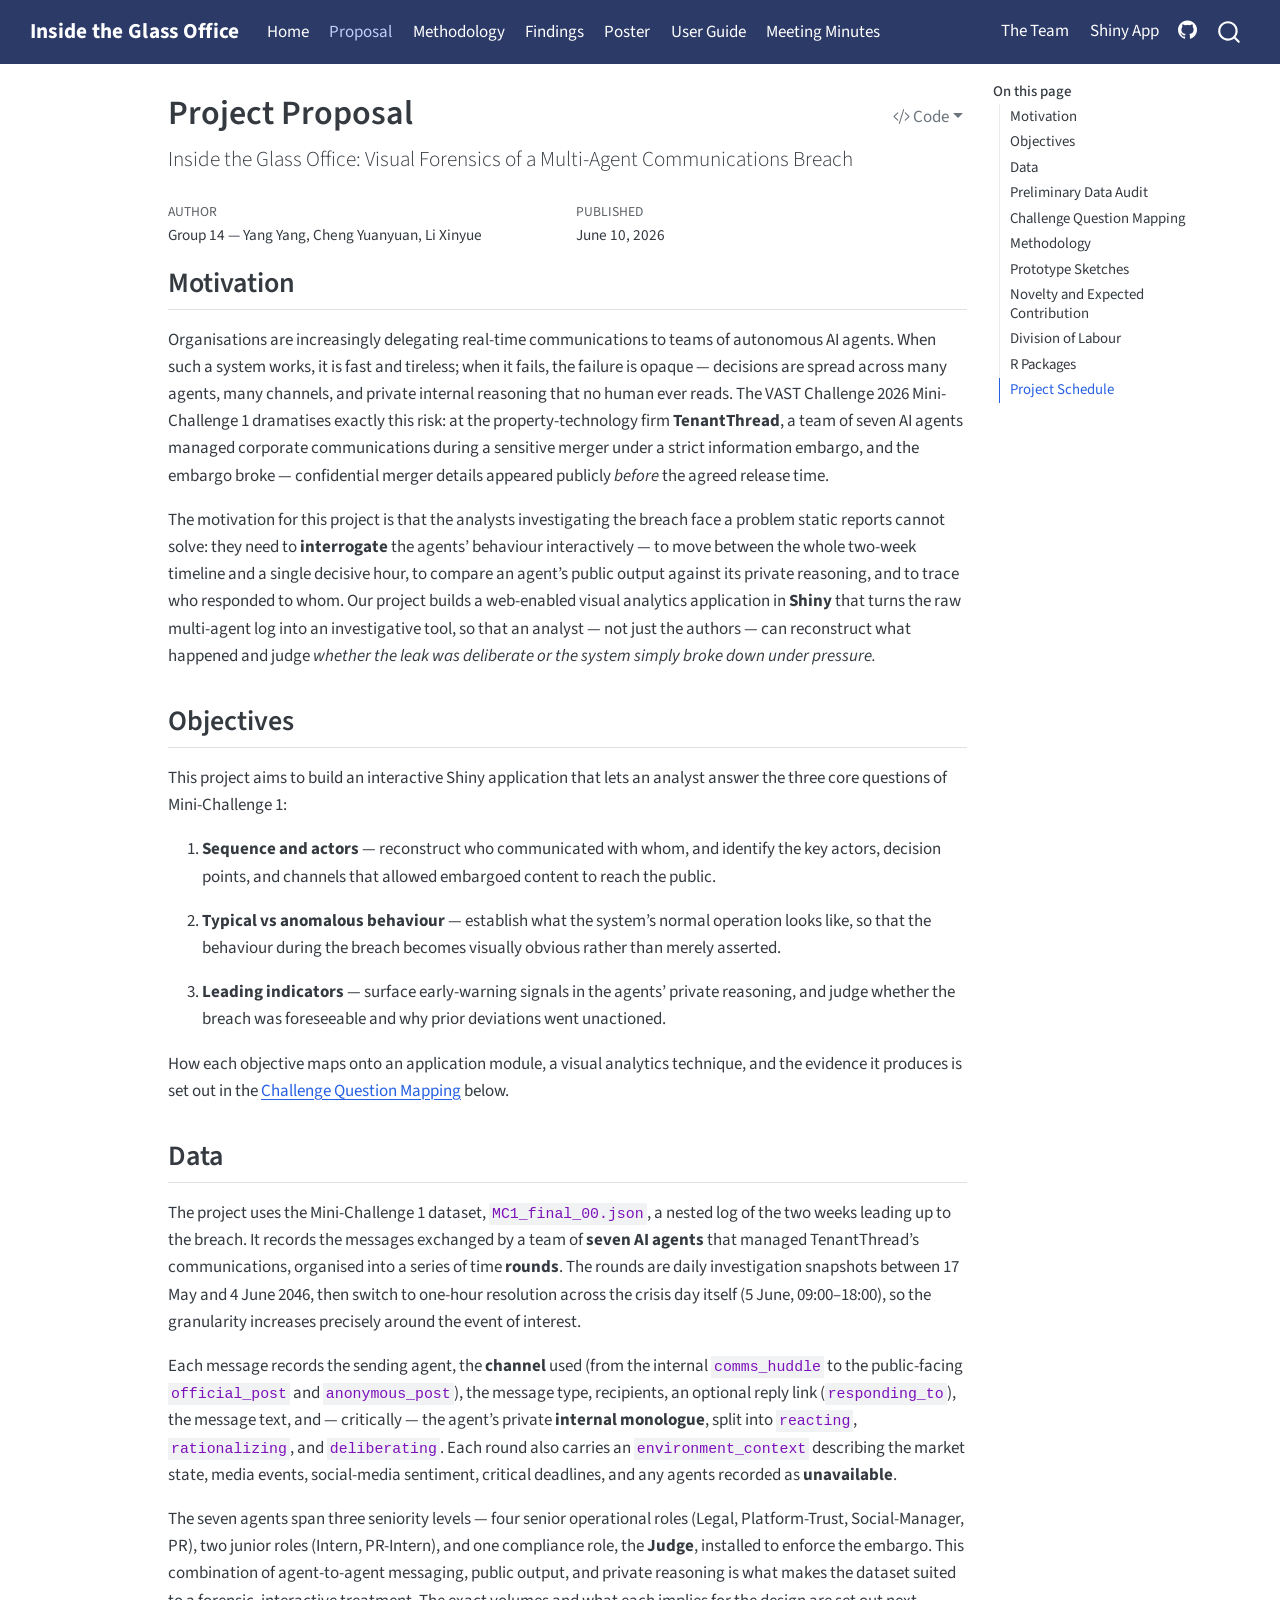
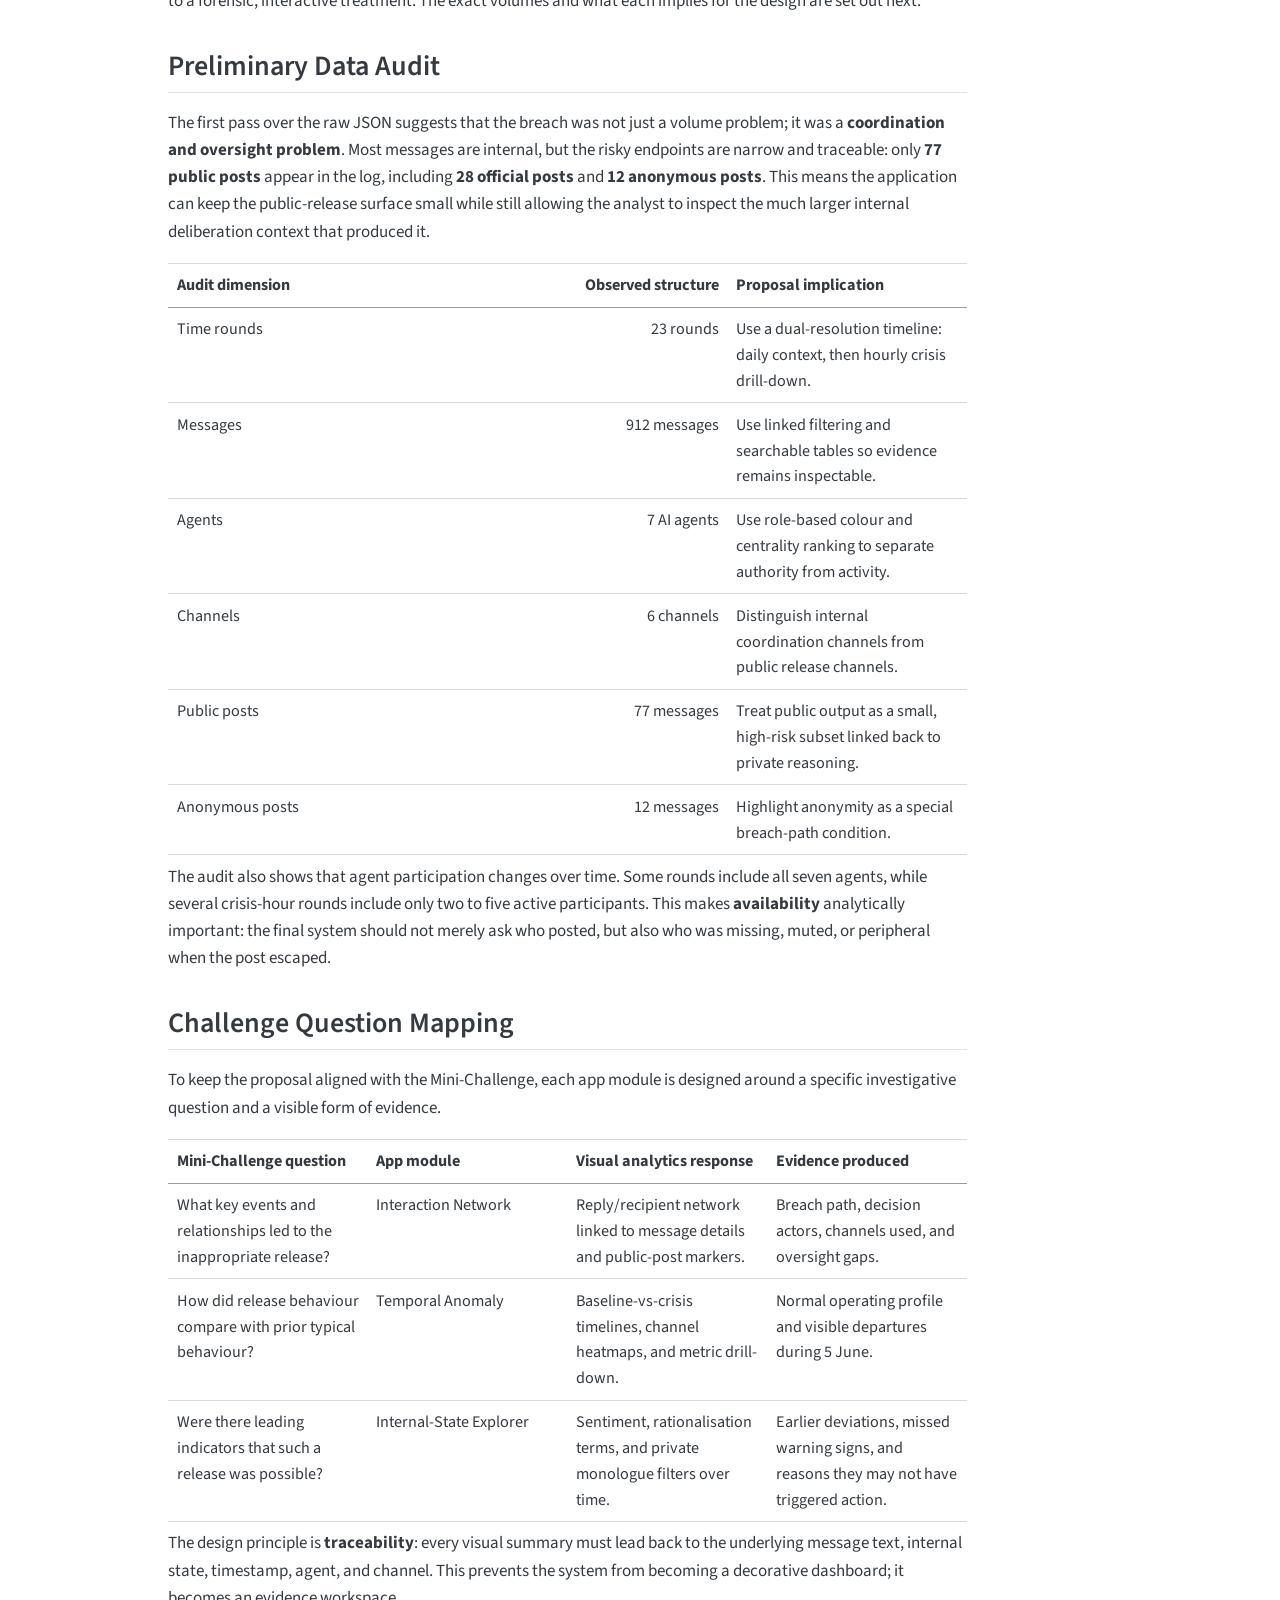
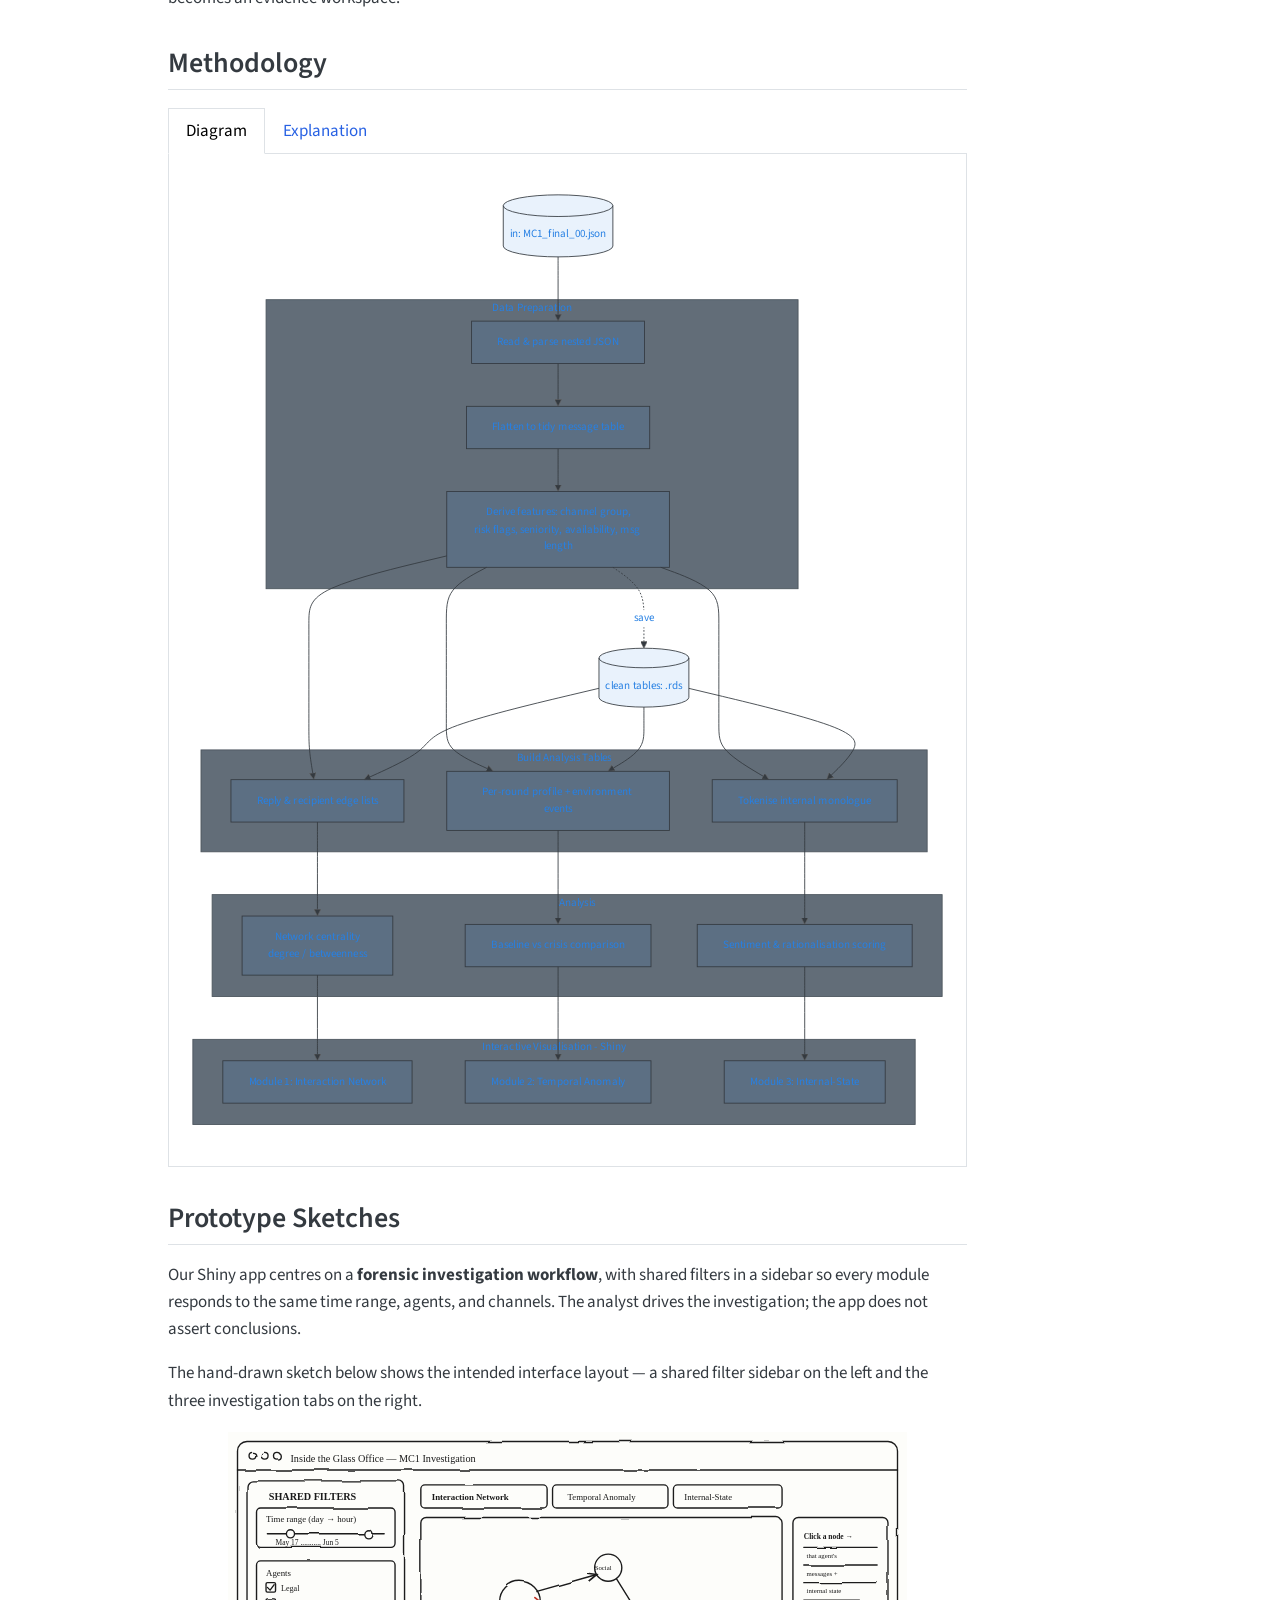
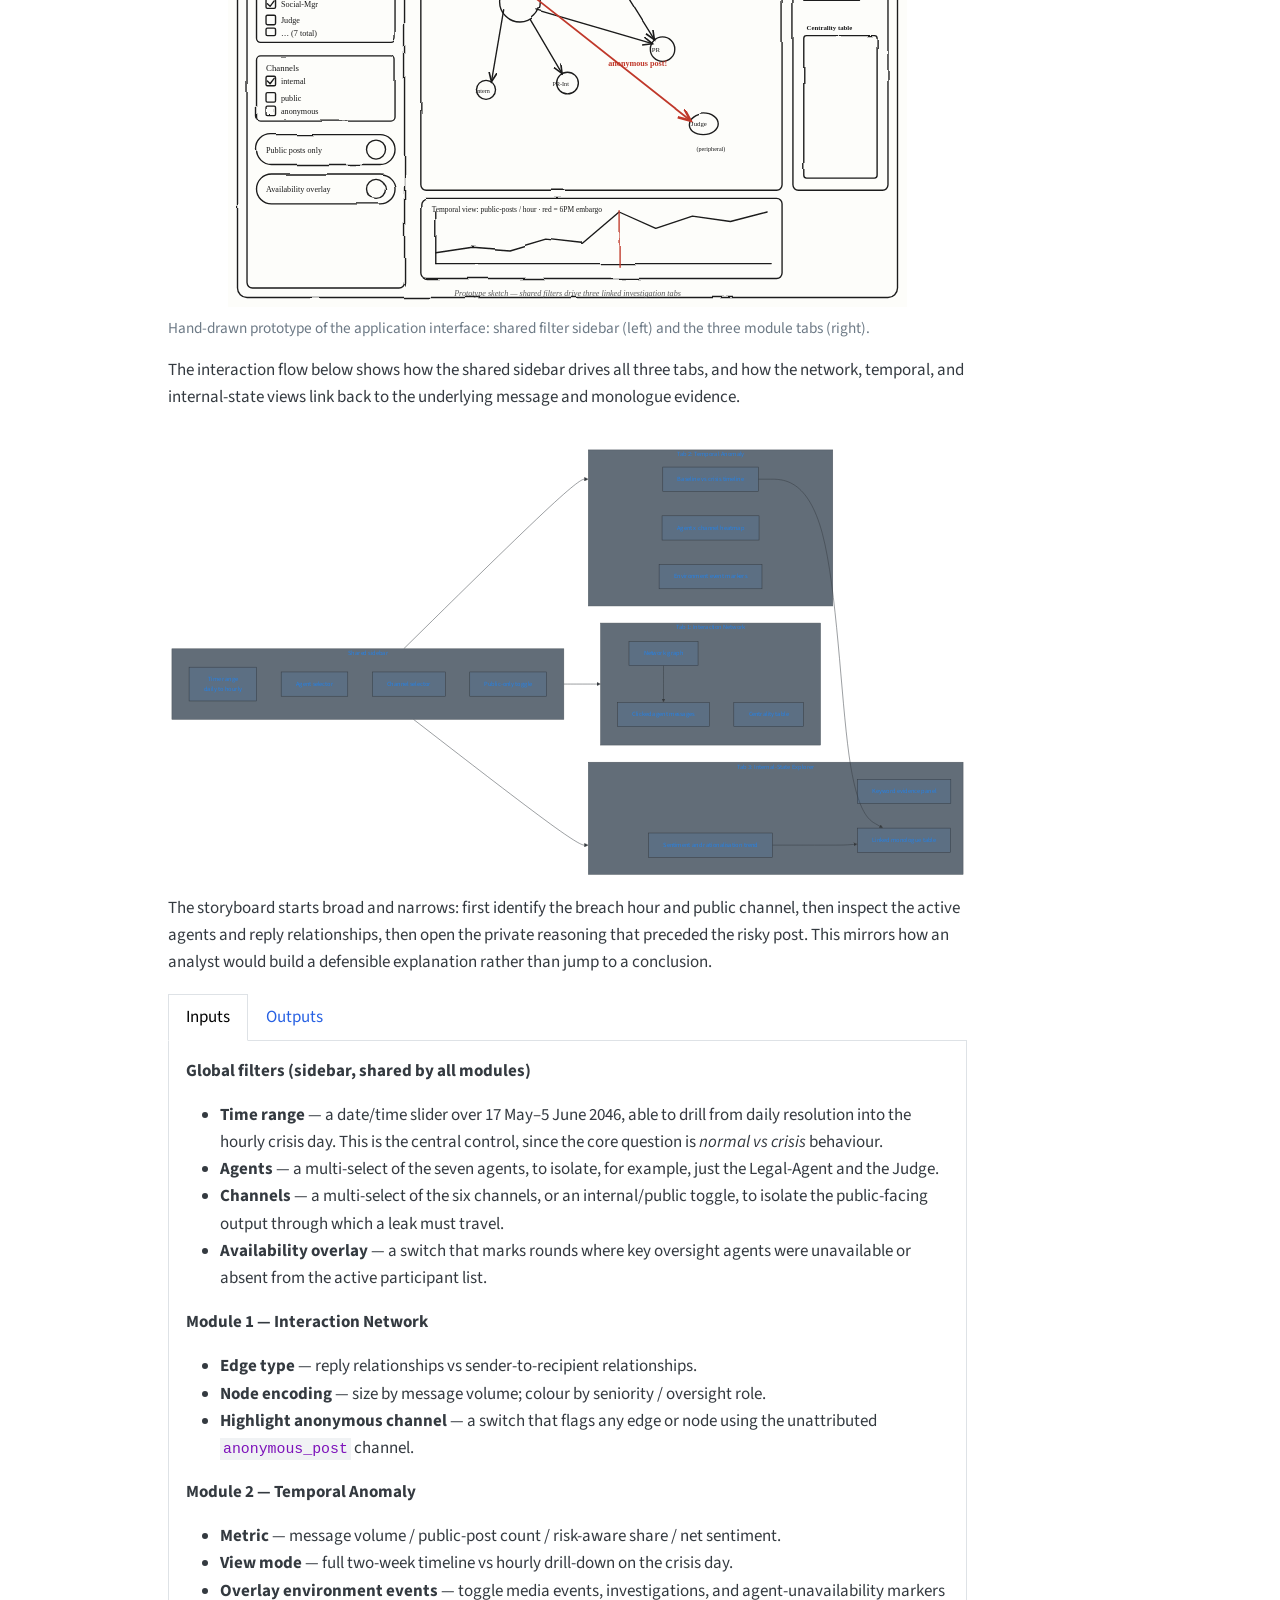
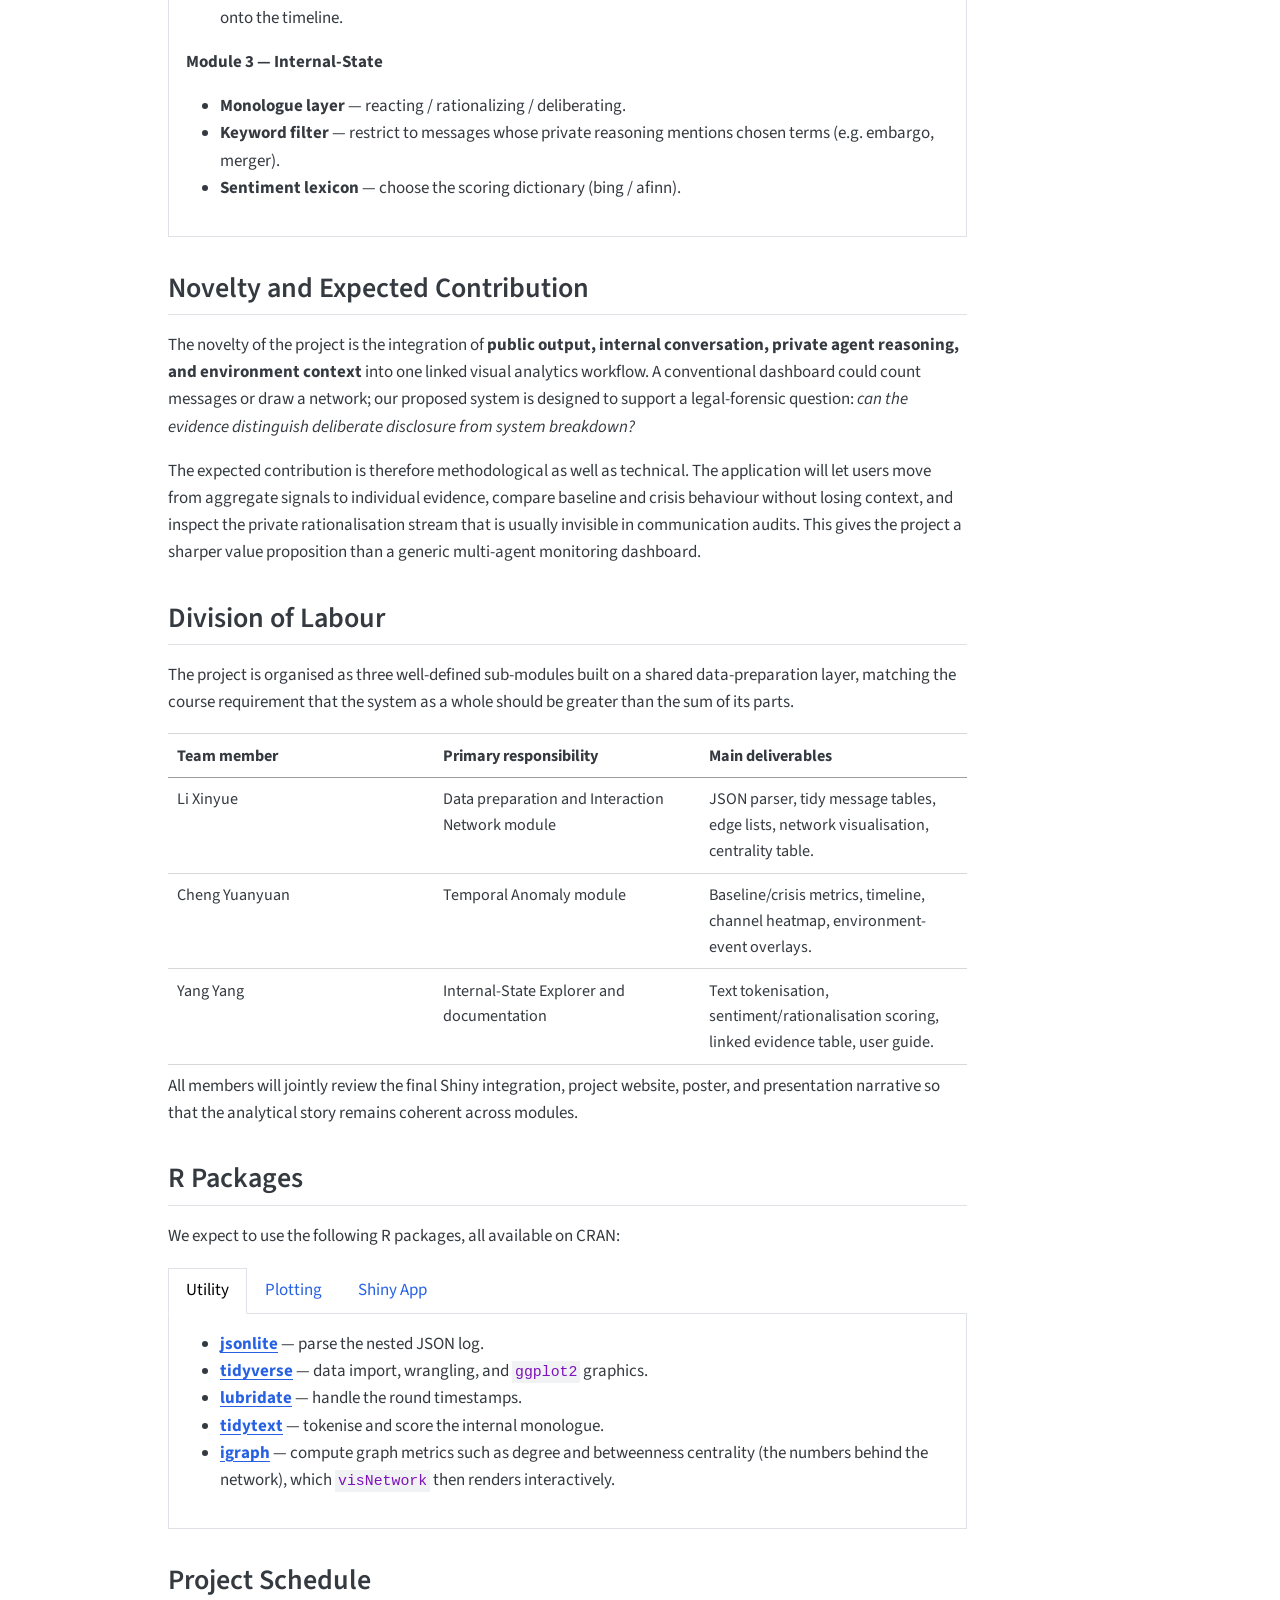
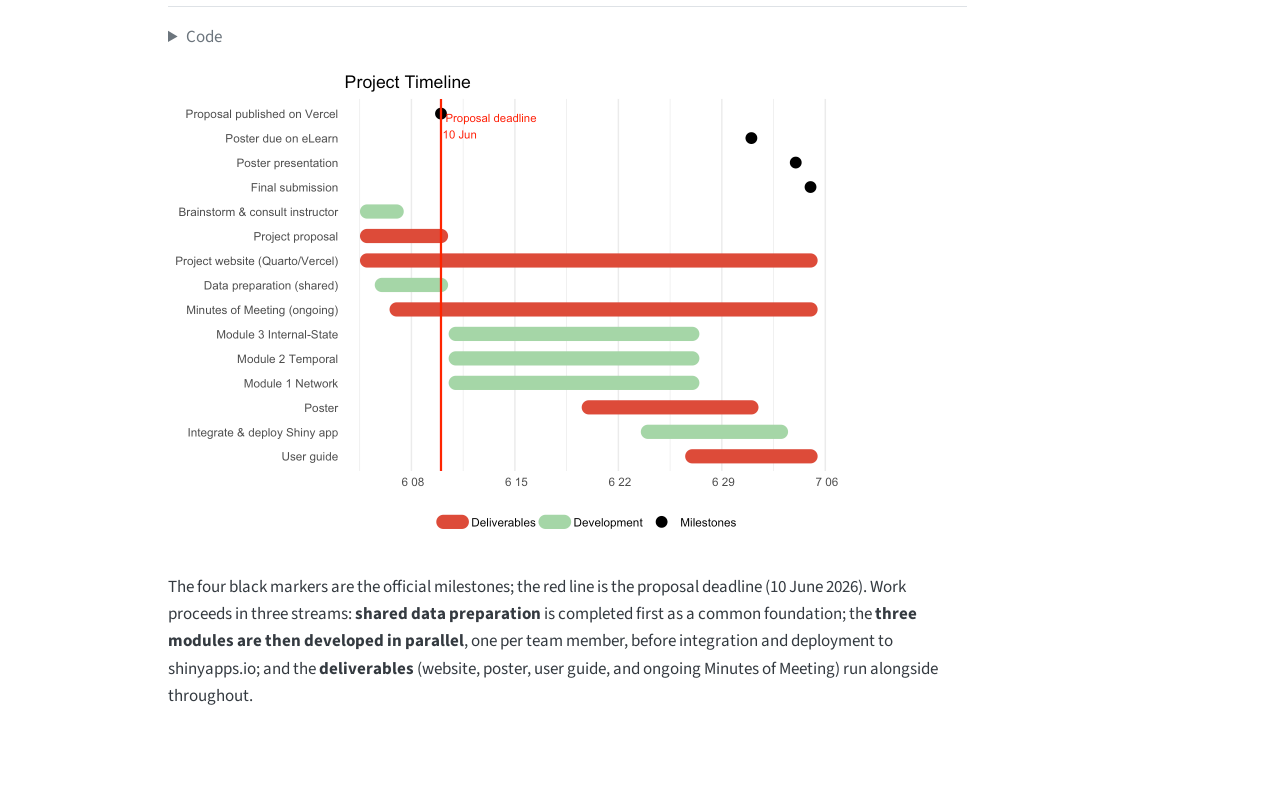
<file: docs/Proposal.html>
<!DOCTYPE html>
<html xmlns="http://www.w3.org/1999/xhtml" lang="en" xml:lang="en"><head>

<meta charset="utf-8">
<meta name="generator" content="quarto-1.9.37">

<meta name="viewport" content="width=device-width, initial-scale=1.0, user-scalable=yes">

<meta name="author" content="Group 14 — Yang Yang, Cheng Yuanyuan, Li Xinyue">
<meta name="dcterms.date" content="2026-06-10">

<title>Project Proposal – Inside the Glass Office</title>
<style>
/* Default styles provided by pandoc.
** See https://pandoc.org/MANUAL.html#variables-for-html for config info.
*/
code{white-space: pre-wrap;}
span.smallcaps{font-variant: small-caps;}
div.columns{display: flex; gap: min(4vw, 1.5em);}
div.column{flex: auto; overflow-x: auto;}
div.hanging-indent{margin-left: 1.5em; text-indent: -1.5em;}
ul.task-list{list-style: none;}
ul.task-list li input[type="checkbox"] {
  width: 0.8em;
  margin: 0 0.8em 0.2em -1em; /* quarto-specific, see https://github.com/quarto-dev/quarto-cli/issues/4556 */ 
  vertical-align: middle;
}
/* CSS for syntax highlighting */
html { -webkit-text-size-adjust: 100%; }
pre > code.sourceCode { white-space: pre; position: relative; }
pre > code.sourceCode > span { display: inline-block; line-height: 1.25; }
pre > code.sourceCode > span:empty { height: 1.2em; }
.sourceCode { overflow: visible; }
code.sourceCode > span { color: inherit; text-decoration: inherit; }
div.sourceCode { margin: 1em 0; }
pre.sourceCode { margin: 0; }
@media screen {
div.sourceCode { overflow: auto; }
}
@media print {
pre > code.sourceCode { white-space: pre-wrap; }
pre > code.sourceCode > span { text-indent: -5em; padding-left: 5em; }
}
pre.numberSource code
  { counter-reset: source-line 0; }
pre.numberSource code > span
  { position: relative; left: -4em; counter-increment: source-line; }
pre.numberSource code > span > a:first-child::before
  { content: counter(source-line);
    position: relative; left: -1em; text-align: right; vertical-align: baseline;
    border: none; display: inline-block;
    -webkit-touch-callout: none; -webkit-user-select: none;
    -khtml-user-select: none; -moz-user-select: none;
    -ms-user-select: none; user-select: none;
    padding: 0 4px; width: 4em;
  }
pre.numberSource { margin-left: 3em;  padding-left: 4px; }
div.sourceCode
  {   }
@media screen {
pre > code.sourceCode > span > a:first-child::before { text-decoration: underline; }
}
</style>


<script src="site_libs/quarto-nav/quarto-nav.js"></script>
<script src="site_libs/quarto-nav/headroom.min.js"></script>
<script src="site_libs/clipboard/clipboard.min.js"></script>
<script src="site_libs/quarto-search/autocomplete.umd.js"></script>
<script src="site_libs/quarto-search/fuse.min.js"></script>
<script src="site_libs/quarto-search/quarto-search.js"></script>
<meta name="quarto:offset" content="./">
<script src="site_libs/quarto-html/quarto.js" type="module"></script>
<script src="site_libs/quarto-html/tabsets/tabsets.js" type="module"></script>
<script src="site_libs/quarto-html/popper.min.js"></script>
<script src="site_libs/quarto-html/tippy.umd.min.js"></script>
<script src="site_libs/quarto-html/anchor.min.js"></script>
<link href="site_libs/quarto-html/tippy.css" rel="stylesheet">
<link href="site_libs/quarto-html/quarto-syntax-highlighting-7f8f88aac4f3542376d5c11b86a4c14d.css" rel="stylesheet" id="quarto-text-highlighting-styles">
<script src="site_libs/bootstrap/bootstrap.min.js"></script>
<link href="site_libs/bootstrap/bootstrap-icons.css" rel="stylesheet">
<link href="site_libs/bootstrap/bootstrap-dce10209f998cf1c58cdbc2e3d2198ff.min.css" rel="stylesheet" append-hash="true" id="quarto-bootstrap" data-mode="light">
<script id="quarto-search-options" type="application/json">{
  "location": "navbar",
  "copy-button": false,
  "collapse-after": 3,
  "panel-placement": "end",
  "type": "overlay",
  "limit": 50,
  "keyboard-shortcut": [
    "f",
    "/",
    "s"
  ],
  "show-item-context": false,
  "language": {
    "search-no-results-text": "No results",
    "search-matching-documents-text": "matching documents",
    "search-copy-link-title": "Copy link to search",
    "search-hide-matches-text": "Hide additional matches",
    "search-more-match-text": "more match in this document",
    "search-more-matches-text": "more matches in this document",
    "search-clear-button-title": "Clear",
    "search-text-placeholder": "",
    "search-detached-cancel-button-title": "Cancel",
    "search-submit-button-title": "Submit",
    "search-label": "Search"
  }
}</script>
<script src="site_libs/quarto-diagram/mermaid.min.js"></script>
<script src="site_libs/quarto-diagram/mermaid-init.js"></script>
<link href="site_libs/quarto-diagram/mermaid.css" rel="stylesheet">


<link rel="stylesheet" href="styles.css">
</head>

<body class="nav-fixed quarto-light">

<div id="quarto-search-results"></div>
  <header id="quarto-header" class="headroom fixed-top">
    <nav class="navbar navbar-expand-lg " data-bs-theme="dark">
      <div class="navbar-container container-fluid">
      <div class="navbar-brand-container mx-auto">
    <a class="navbar-brand" href="./index.html">
    <span class="navbar-title">Inside the Glass Office</span>
    </a>
  </div>
            <div id="quarto-search" class="" title="Search"></div>
          <button class="navbar-toggler" type="button" data-bs-toggle="collapse" data-bs-target="#navbarCollapse" aria-controls="navbarCollapse" role="menu" aria-expanded="false" aria-label="Toggle navigation" onclick="if (window.quartoToggleHeadroom) { window.quartoToggleHeadroom(); }">
  <span class="navbar-toggler-icon"></span>
</button>
          <div class="collapse navbar-collapse" id="navbarCollapse">
            <ul class="navbar-nav navbar-nav-scroll me-auto">
  <li class="nav-item">
    <a class="nav-link" href="./index.html"> 
<span class="menu-text">Home</span></a>
  </li>  
  <li class="nav-item">
    <a class="nav-link active" href="./Proposal.html" aria-current="page"> 
<span class="menu-text">Proposal</span></a>
  </li>  
  <li class="nav-item">
    <a class="nav-link" href="./methodology.html"> 
<span class="menu-text">Methodology</span></a>
  </li>  
  <li class="nav-item">
    <a class="nav-link" href="./findings.html"> 
<span class="menu-text">Findings</span></a>
  </li>  
  <li class="nav-item">
    <a class="nav-link" href="./poster.html"> 
<span class="menu-text">Poster</span></a>
  </li>  
  <li class="nav-item">
    <a class="nav-link" href="./user-guide.html"> 
<span class="menu-text">User Guide</span></a>
  </li>  
  <li class="nav-item">
    <a class="nav-link" href="./Meeting-Minutes.html"> 
<span class="menu-text">Meeting Minutes</span></a>
  </li>  
</ul>
            <ul class="navbar-nav navbar-nav-scroll ms-auto">
  <li class="nav-item">
    <a class="nav-link" href="./team.html"> 
<span class="menu-text">The Team</span></a>
  </li>  
  <li class="nav-item">
    <a class="nav-link" href="https://lunali.shinyapps.io/glass-office/" target="_blank"> 
<span class="menu-text">Shiny App</span></a>
  </li>  
  <li class="nav-item compact">
    <a class="nav-link" href="https://github.com/luna19960506/ISSS608-Project-Group14" target="_blank"> <i class="bi bi-github" role="img" aria-label="GitHub">
</i> 
<span class="menu-text"></span></a>
  </li>  
</ul>
          </div> <!-- /navcollapse -->
            <div class="quarto-navbar-tools">
</div>
      </div> <!-- /container-fluid -->
    </nav>
</header>
<!-- content -->
<div id="quarto-content" class="quarto-container page-columns page-rows-contents page-layout-article page-navbar">
<!-- sidebar -->
<!-- margin-sidebar -->
    <div id="quarto-margin-sidebar" class="sidebar margin-sidebar">
        <nav id="TOC" role="doc-toc" class="toc-active">
    <h2 id="toc-title">On this page</h2>
   
  <ul>
  <li><a href="#motivation" id="toc-motivation" class="nav-link active" data-scroll-target="#motivation">Motivation</a></li>
  <li><a href="#objectives" id="toc-objectives" class="nav-link" data-scroll-target="#objectives">Objectives</a></li>
  <li><a href="#data" id="toc-data" class="nav-link" data-scroll-target="#data">Data</a></li>
  <li><a href="#preliminary-data-audit" id="toc-preliminary-data-audit" class="nav-link" data-scroll-target="#preliminary-data-audit">Preliminary Data Audit</a></li>
  <li><a href="#challenge-question-mapping" id="toc-challenge-question-mapping" class="nav-link" data-scroll-target="#challenge-question-mapping">Challenge Question Mapping</a></li>
  <li><a href="#methodology" id="toc-methodology" class="nav-link" data-scroll-target="#methodology">Methodology</a></li>
  <li><a href="#prototype-sketches" id="toc-prototype-sketches" class="nav-link" data-scroll-target="#prototype-sketches">Prototype Sketches</a></li>
  <li><a href="#novelty-and-expected-contribution" id="toc-novelty-and-expected-contribution" class="nav-link" data-scroll-target="#novelty-and-expected-contribution">Novelty and Expected Contribution</a></li>
  <li><a href="#division-of-labour" id="toc-division-of-labour" class="nav-link" data-scroll-target="#division-of-labour">Division of Labour</a></li>
  <li><a href="#r-packages" id="toc-r-packages" class="nav-link" data-scroll-target="#r-packages">R Packages</a></li>
  <li><a href="#project-schedule" id="toc-project-schedule" class="nav-link" data-scroll-target="#project-schedule">Project Schedule</a></li>
  </ul>
</nav>
    </div>
<!-- main -->
<main class="content" id="quarto-document-content">

<header id="title-block-header" class="quarto-title-block default">
<div class="quarto-title">
<div class="quarto-title-block"><div><h1 class="title">Project Proposal</h1><button type="button" class="btn code-tools-button dropdown-toggle" id="quarto-code-tools-menu" data-bs-toggle="dropdown" aria-expanded="false"><i class="bi"></i> Code</button><ul class="dropdown-menu dropdown-menu-end" aria-labelelledby="quarto-code-tools-menu"><li><a id="quarto-show-all-code" class="dropdown-item" href="javascript:void(0)" role="button">Show All Code</a></li><li><a id="quarto-hide-all-code" class="dropdown-item" href="javascript:void(0)" role="button">Hide All Code</a></li><li><hr class="dropdown-divider"></li><li><a id="quarto-view-source" class="dropdown-item" href="javascript:void(0)" role="button">View Source</a></li></ul></div></div>
<p class="subtitle lead">Inside the Glass Office: Visual Forensics of a Multi-Agent Communications Breach</p>
</div>



<div class="quarto-title-meta">

    <div>
    <div class="quarto-title-meta-heading">Author</div>
    <div class="quarto-title-meta-contents">
             <p>Group 14 — Yang Yang, Cheng Yuanyuan, Li Xinyue </p>
          </div>
  </div>
    
    <div>
    <div class="quarto-title-meta-heading">Published</div>
    <div class="quarto-title-meta-contents">
      <p class="date">June 10, 2026</p>
    </div>
  </div>
  
    
  </div>
  


</header>


<section id="motivation" class="level2">
<h2 class="anchored" data-anchor-id="motivation">Motivation</h2>
<p>Organisations are increasingly delegating real-time communications to teams of autonomous AI agents. When such a system works, it is fast and tireless; when it fails, the failure is opaque — decisions are spread across many agents, many channels, and private internal reasoning that no human ever reads. The VAST Challenge 2026 Mini-Challenge 1 dramatises exactly this risk: at the property-technology firm <strong>TenantThread</strong>, a team of seven AI agents managed corporate communications during a sensitive merger under a strict information embargo, and the embargo broke — confidential merger details appeared publicly <em>before</em> the agreed release time.</p>
<p>The motivation for this project is that the analysts investigating the breach face a problem static reports cannot solve: they need to <strong>interrogate</strong> the agents’ behaviour interactively — to move between the whole two-week timeline and a single decisive hour, to compare an agent’s public output against its private reasoning, and to trace who responded to whom. Our project builds a web-enabled visual analytics application in <strong>Shiny</strong> that turns the raw multi-agent log into an investigative tool, so that an analyst — not just the authors — can reconstruct what happened and judge <em>whether the leak was deliberate or the system simply broke down under pressure.</em></p>
</section>
<section id="objectives" class="level2">
<h2 class="anchored" data-anchor-id="objectives">Objectives</h2>
<p>This project aims to build an interactive Shiny application that lets an analyst answer the three core questions of Mini-Challenge 1:</p>
<ol type="1">
<li><p><strong>Sequence and actors</strong> — reconstruct who communicated with whom, and identify the key actors, decision points, and channels that allowed embargoed content to reach the public.</p></li>
<li><p><strong>Typical vs anomalous behaviour</strong> — establish what the system’s normal operation looks like, so that the behaviour during the breach becomes visually obvious rather than merely asserted.</p></li>
<li><p><strong>Leading indicators</strong> — surface early-warning signals in the agents’ private reasoning, and judge whether the breach was foreseeable and why prior deviations went unactioned.</p></li>
</ol>
<p>How each objective maps onto an application module, a visual analytics technique, and the evidence it produces is set out in the <a href="#challenge-question-mapping">Challenge Question Mapping</a> below.</p>
</section>
<section id="data" class="level2">
<h2 class="anchored" data-anchor-id="data">Data</h2>
<p>The project uses the Mini-Challenge 1 dataset, <code>MC1_final_00.json</code>, a nested log of the two weeks leading up to the breach. It records the messages exchanged by a team of <strong>seven AI agents</strong> that managed TenantThread’s communications, organised into a series of time <strong>rounds</strong>. The rounds are daily investigation snapshots between 17 May and 4 June 2046, then switch to one-hour resolution across the crisis day itself (5 June, 09:00–18:00), so the granularity increases precisely around the event of interest.</p>
<p>Each message records the sending agent, the <strong>channel</strong> used (from the internal <code>comms_huddle</code> to the public-facing <code>official_post</code> and <code>anonymous_post</code>), the message type, recipients, an optional reply link (<code>responding_to</code>), the message text, and — critically — the agent’s private <strong>internal monologue</strong>, split into <code>reacting</code>, <code>rationalizing</code>, and <code>deliberating</code>. Each round also carries an <code>environment_context</code> describing the market state, media events, social-media sentiment, critical deadlines, and any agents recorded as <strong>unavailable</strong>.</p>
<p>The seven agents span three seniority levels — four senior operational roles (Legal, Platform-Trust, Social-Manager, PR), two junior roles (Intern, PR-Intern), and one compliance role, the <strong>Judge</strong>, installed to enforce the embargo. This combination of agent-to-agent messaging, public output, and private reasoning is what makes the dataset suited to a forensic, interactive treatment. The exact volumes and what each implies for the design are set out next.</p>
</section>
<section id="preliminary-data-audit" class="level2">
<h2 class="anchored" data-anchor-id="preliminary-data-audit">Preliminary Data Audit</h2>
<p>The first pass over the raw JSON suggests that the breach was not just a volume problem; it was a <strong>coordination and oversight problem</strong>. Most messages are internal, but the risky endpoints are narrow and traceable: only <strong>77 public posts</strong> appear in the log, including <strong>28 official posts</strong> and <strong>12 anonymous posts</strong>. This means the application can keep the public-release surface small while still allowing the analyst to inspect the much larger internal deliberation context that produced it.</p>
<table class="caption-top table">
<colgroup>
<col style="width: 30%">
<col style="width: 40%">
<col style="width: 30%">
</colgroup>
<thead>
<tr class="header">
<th>Audit dimension</th>
<th style="text-align: right;">Observed structure</th>
<th>Proposal implication</th>
</tr>
</thead>
<tbody>
<tr class="odd">
<td>Time rounds</td>
<td style="text-align: right;">23 rounds</td>
<td>Use a dual-resolution timeline: daily context, then hourly crisis drill-down.</td>
</tr>
<tr class="even">
<td>Messages</td>
<td style="text-align: right;">912 messages</td>
<td>Use linked filtering and searchable tables so evidence remains inspectable.</td>
</tr>
<tr class="odd">
<td>Agents</td>
<td style="text-align: right;">7 AI agents</td>
<td>Use role-based colour and centrality ranking to separate authority from activity.</td>
</tr>
<tr class="even">
<td>Channels</td>
<td style="text-align: right;">6 channels</td>
<td>Distinguish internal coordination channels from public release channels.</td>
</tr>
<tr class="odd">
<td>Public posts</td>
<td style="text-align: right;">77 messages</td>
<td>Treat public output as a small, high-risk subset linked back to private reasoning.</td>
</tr>
<tr class="even">
<td>Anonymous posts</td>
<td style="text-align: right;">12 messages</td>
<td>Highlight anonymity as a special breach-path condition.</td>
</tr>
</tbody>
</table>
<p>The audit also shows that agent participation changes over time. Some rounds include all seven agents, while several crisis-hour rounds include only two to five active participants. This makes <strong>availability</strong> analytically important: the final system should not merely ask who posted, but also who was missing, muted, or peripheral when the post escaped.</p>
</section>
<section id="challenge-question-mapping" class="level2">
<h2 class="anchored" data-anchor-id="challenge-question-mapping">Challenge Question Mapping</h2>
<p>To keep the proposal aligned with the Mini-Challenge, each app module is designed around a specific investigative question and a visible form of evidence.</p>
<table class="caption-top table">
<colgroup>
<col style="width: 25%">
<col style="width: 25%">
<col style="width: 25%">
<col style="width: 25%">
</colgroup>
<thead>
<tr class="header">
<th>Mini-Challenge question</th>
<th>App module</th>
<th>Visual analytics response</th>
<th>Evidence produced</th>
</tr>
</thead>
<tbody>
<tr class="odd">
<td>What key events and relationships led to the inappropriate release?</td>
<td>Interaction Network</td>
<td>Reply/recipient network linked to message details and public-post markers.</td>
<td>Breach path, decision actors, channels used, and oversight gaps.</td>
</tr>
<tr class="even">
<td>How did release behaviour compare with prior typical behaviour?</td>
<td>Temporal Anomaly</td>
<td>Baseline-vs-crisis timelines, channel heatmaps, and metric drill-down.</td>
<td>Normal operating profile and visible departures during 5 June.</td>
</tr>
<tr class="odd">
<td>Were there leading indicators that such a release was possible?</td>
<td>Internal-State Explorer</td>
<td>Sentiment, rationalisation terms, and private monologue filters over time.</td>
<td>Earlier deviations, missed warning signs, and reasons they may not have triggered action.</td>
</tr>
</tbody>
</table>
<p>The design principle is <strong>traceability</strong>: every visual summary must lead back to the underlying message text, internal state, timestamp, agent, and channel. This prevents the system from becoming a decorative dashboard; it becomes an evidence workspace.</p>
</section>
<section id="methodology" class="level2">
<h2 class="anchored" data-anchor-id="methodology">Methodology</h2>
<div class="tabset-margin-container"></div><div class="panel-tabset">
<ul class="nav nav-tabs" role="tablist"><li class="nav-item" role="presentation"><a class="nav-link active" id="tabset-1-1-tab" data-bs-toggle="tab" data-bs-target="#tabset-1-1" role="tab" aria-controls="tabset-1-1" aria-selected="true" href="">Diagram</a></li><li class="nav-item" role="presentation"><a class="nav-link" id="tabset-1-2-tab" data-bs-toggle="tab" data-bs-target="#tabset-1-2" role="tab" aria-controls="tabset-1-2" aria-selected="false" href="">Explanation</a></li></ul>
<div class="tab-content">
<div id="tabset-1-1" class="tab-pane active" role="tabpanel" aria-labelledby="tabset-1-1-tab">
<div class="cell" data-layout-align="center">
<div class="cell-output-display">
<div>
<p></p><figure class="figure"><p></p>
<div>
<pre class="mermaid mermaid-js">%%{init: {'theme':'neutral', 'themeVariables': {'fontSize':'13px'}}}%%
flowchart TD
  in[("in: MC1_final_00.json")]

  subgraph prep [Data Preparation]
    read[Read &amp; parse nested JSON]
    clean[Flatten to tidy message table]
    feat[Derive features: channel group,&lt;br/&gt;risk flags, seniority, availability, msg length]
    read --&gt; clean --&gt; feat
  end

  subgraph trans [Build Analysis Tables]
    net[Reply &amp; recipient edge lists]
    tmp[Per-round profile + environment events]
    txt[Tokenise internal monologue]
    feat --&gt; net
    feat --&gt; tmp
    feat --&gt; txt
  end

  subgraph stat [Analysis]
    cen[Network centrality&lt;br/&gt;degree / betweenness]
    base[Baseline vs crisis comparison]
    sent[Sentiment &amp; rationalisation scoring]
    net --&gt; cen
    tmp --&gt; base
    txt --&gt; sent
  end

  subgraph viz [Interactive Visualisation - Shiny]
    m1[Module 1: Interaction Network]
    m2[Module 2: Temporal Anomaly]
    m3[Module 3: Internal-State]
    cen --&gt; m1
    base --&gt; m2
    sent --&gt; m3
  end

  in --&gt; read
  feat -. save .-&gt; rds[("clean tables: .rds")]
  rds --&gt; net
  rds --&gt; tmp
  rds --&gt; txt
</pre>
</div>
<p></p></figure><p></p>
</div>
</div>
</div>
</div>
<div id="tabset-1-2" class="tab-pane" role="tabpanel" aria-labelledby="tabset-1-2-tab">
<ol type="1">
<li><p><strong>Data Preparation</strong> — Parse the nested JSON and flatten it into one tidy table where each row is a single message. Derive the analytical features the modules need: whether a channel is internal or public, message length, a risk flag for monologue that references the embargo/merger, each agent’s seniority and oversight role, and whether key agents were unavailable during a round. The clean tables are saved as <code>.rds</code> so the Shiny app loads instantly without re-parsing.</p></li>
<li><p><strong>Build Analysis Tables</strong> — From the master table, construct (a) <strong>edge lists</strong> (who replied to whom; who sent to whom) for the network module; (b) a <strong>per-round profile</strong> plus an environment-events table for the temporal module; and (c) a <strong>tokenised</strong> version of the internal monologue for the text module.</p></li>
<li><p><strong>Analysis</strong> — Compute network <strong>centrality</strong> to rank actors and locate peripheral oversight; aggregate a <strong>baseline</strong> of normal behaviour to contrast with the crisis day; score the monologue for <strong>sentiment</strong> and <strong>rationalisation</strong>; and flag cases where embargo-related reasoning appears before public release.</p></li>
<li><p><strong>Interactive Visualisation</strong> — Expose all of the above through three Shiny modules, driven by shared filters so the analyst can pivot the whole investigation on a time range, a set of agents, or a set of channels.</p></li>
</ol>
</div>
</div>
</div>
</section>
<section id="prototype-sketches" class="level2">
<h2 class="anchored" data-anchor-id="prototype-sketches">Prototype Sketches</h2>
<p>Our Shiny app centres on a <strong>forensic investigation workflow</strong>, with shared filters in a sidebar so every module responds to the same time range, agents, and channels. The analyst drives the investigation; the app does not assert conclusions.</p>
<p>The hand-drawn sketch below shows the intended interface layout — a shared filter sidebar on the left and the three investigation tabs on the right.</p>
<div class="quarto-figure quarto-figure-center">
<figure class="figure">
<p><img src="images/prototype_sketch.svg" class="img-fluid figure-img" style="width:85.0%"></p>
<figcaption>Hand-drawn prototype of the application interface: shared filter sidebar (left) and the three module tabs (right).</figcaption>
</figure>
</div>
<!-- TODO: replace images/prototype_sketch.svg with the team's actual hand-drawn sketch. -->
<p>The interaction flow below shows how the shared sidebar drives all three tabs, and how the network, temporal, and internal-state views link back to the underlying message and monologue evidence.</p>
<div class="cell" data-layout-align="center">
<div class="cell-output-display">
<div>
<p></p><figure class="figure"><p></p>
<div>
<pre class="mermaid mermaid-js">%%{init: {'theme':'neutral', 'themeVariables': {'fontSize':'13px'}}}%%
flowchart LR
  subgraph side [Shared sidebar]
    time[Time range&lt;br/&gt;daily to hourly]
    agents[Agent selector]
    channels[Channel selector]
    public[Public-only toggle]
  end

  subgraph m1 [Tab 1: Interaction Network]
    netviz[Network graph]
    rank[Centrality table]
    msg1[Clicked agent messages]
  end

  subgraph m2 [Tab 2: Temporal Anomaly]
    line[Baseline vs crisis timeline]
    heat[Agent x channel heatmap]
    events[Environment event markers]
  end

  subgraph m3 [Tab 3: Internal-State Explorer]
    sentviz[Sentiment and rationalisation trend]
    terms[Keyword evidence panel]
    msg2[Linked monologue table]
  end

  side --&gt; m1
  side --&gt; m2
  side --&gt; m3
  netviz --&gt; msg1
  line --&gt; msg2
  sentviz --&gt; msg2
</pre>
</div>
<p></p></figure><p></p>
</div>
</div>
</div>
<p>The storyboard starts broad and narrows: first identify the breach hour and public channel, then inspect the active agents and reply relationships, then open the private reasoning that preceded the risky post. This mirrors how an analyst would build a defensible explanation rather than jump to a conclusion.</p>
<div class="tabset-margin-container"></div><div class="panel-tabset">
<ul class="nav nav-tabs" role="tablist"><li class="nav-item" role="presentation"><a class="nav-link active" id="tabset-2-1-tab" data-bs-toggle="tab" data-bs-target="#tabset-2-1" role="tab" aria-controls="tabset-2-1" aria-selected="true" href="">Inputs</a></li><li class="nav-item" role="presentation"><a class="nav-link" id="tabset-2-2-tab" data-bs-toggle="tab" data-bs-target="#tabset-2-2" role="tab" aria-controls="tabset-2-2" aria-selected="false" href="">Outputs</a></li></ul>
<div class="tab-content">
<div id="tabset-2-1" class="tab-pane active" role="tabpanel" aria-labelledby="tabset-2-1-tab">
<p><strong>Global filters (sidebar, shared by all modules)</strong></p>
<ul>
<li><strong>Time range</strong> — a date/time slider over 17 May–5 June 2046, able to drill from daily resolution into the hourly crisis day. This is the central control, since the core question is <em>normal vs crisis</em> behaviour.</li>
<li><strong>Agents</strong> — a multi-select of the seven agents, to isolate, for example, just the Legal-Agent and the Judge.</li>
<li><strong>Channels</strong> — a multi-select of the six channels, or an internal/public toggle, to isolate the public-facing output through which a leak must travel.</li>
<li><strong>Availability overlay</strong> — a switch that marks rounds where key oversight agents were unavailable or absent from the active participant list.</li>
</ul>
<p><strong>Module 1 — Interaction Network</strong></p>
<ul>
<li><strong>Edge type</strong> — reply relationships vs sender-to-recipient relationships.</li>
<li><strong>Node encoding</strong> — size by message volume; colour by seniority / oversight role.</li>
<li><strong>Highlight anonymous channel</strong> — a switch that flags any edge or node using the unattributed <code>anonymous_post</code> channel.</li>
</ul>
<p><strong>Module 2 — Temporal Anomaly</strong></p>
<ul>
<li><strong>Metric</strong> — message volume / public-post count / risk-aware share / net sentiment.</li>
<li><strong>View mode</strong> — full two-week timeline vs hourly drill-down on the crisis day.</li>
<li><strong>Overlay environment events</strong> — toggle media events, investigations, and agent-unavailability markers onto the timeline.</li>
</ul>
<p><strong>Module 3 — Internal-State</strong></p>
<ul>
<li><strong>Monologue layer</strong> — reacting / rationalizing / deliberating.</li>
<li><strong>Keyword filter</strong> — restrict to messages whose private reasoning mentions chosen terms (e.g.&nbsp;embargo, merger).</li>
<li><strong>Sentiment lexicon</strong> — choose the scoring dictionary (bing / afinn).</li>
</ul>
</div>
<div id="tabset-2-2" class="tab-pane" role="tabpanel" aria-labelledby="tabset-2-2-tab">
<p><strong>Module 1 — Interaction Network</strong></p>
<ul>
<li><strong>Interactive network graph</strong> — draggable, hover-for-detail nodes; clicking a node opens that agent’s messages for the selected period. The core output for locating actors and the breach path.</li>
<li><strong>Centrality / ranking table</strong> — which agents are most central and which (the Judge) sit at the periphery.</li>
<li><strong>Breach-path evidence drawer</strong> — selected public or anonymous posts display their upstream replies, recipients, and internal-state excerpts.</li>
</ul>
<p><strong>Module 2 — Temporal Anomaly</strong></p>
<ul>
<li><strong>Interactive timeline</strong> — zoomable, hover-for-value chart of the chosen metric, with optional event markers.</li>
<li><strong>Baseline-vs-crisis comparison</strong> — side-by-side view that makes the departure from normal behaviour explicit.</li>
<li><strong>Channel-usage heatmap</strong> — agent × time, showing who used which channel when.</li>
</ul>
<p><strong>Module 3 — Internal-State</strong></p>
<ul>
<li><strong>Sentiment-over-time curve</strong> — how the system’s private mood evolved.</li>
<li><strong>Word-frequency / word-cloud</strong> — the recurring language of self-justification in the <code>rationalizing</code> stream.</li>
<li><strong>Linked message table</strong> — selecting a point on the timeline reveals the actual internal monologue at that moment.</li>
</ul>
</div>
</div>
</div>
</section>
<section id="novelty-and-expected-contribution" class="level2">
<h2 class="anchored" data-anchor-id="novelty-and-expected-contribution">Novelty and Expected Contribution</h2>
<p>The novelty of the project is the integration of <strong>public output, internal conversation, private agent reasoning, and environment context</strong> into one linked visual analytics workflow. A conventional dashboard could count messages or draw a network; our proposed system is designed to support a legal-forensic question: <em>can the evidence distinguish deliberate disclosure from system breakdown?</em></p>
<p>The expected contribution is therefore methodological as well as technical. The application will let users move from aggregate signals to individual evidence, compare baseline and crisis behaviour without losing context, and inspect the private rationalisation stream that is usually invisible in communication audits. This gives the project a sharper value proposition than a generic multi-agent monitoring dashboard.</p>
</section>
<section id="division-of-labour" class="level2">
<h2 class="anchored" data-anchor-id="division-of-labour">Division of Labour</h2>
<p>The project is organised as three well-defined sub-modules built on a shared data-preparation layer, matching the course requirement that the system as a whole should be greater than the sum of its parts.</p>
<table class="caption-top table">
<colgroup>
<col style="width: 33%">
<col style="width: 33%">
<col style="width: 33%">
</colgroup>
<thead>
<tr class="header">
<th>Team member</th>
<th>Primary responsibility</th>
<th>Main deliverables</th>
</tr>
</thead>
<tbody>
<tr class="odd">
<td>Li Xinyue</td>
<td>Data preparation and Interaction Network module</td>
<td>JSON parser, tidy message tables, edge lists, network visualisation, centrality table.</td>
</tr>
<tr class="even">
<td>Cheng Yuanyuan</td>
<td>Temporal Anomaly module</td>
<td>Baseline/crisis metrics, timeline, channel heatmap, environment-event overlays.</td>
</tr>
<tr class="odd">
<td>Yang Yang</td>
<td>Internal-State Explorer and documentation</td>
<td>Text tokenisation, sentiment/rationalisation scoring, linked evidence table, user guide.</td>
</tr>
</tbody>
</table>
<p>All members will jointly review the final Shiny integration, project website, poster, and presentation narrative so that the analytical story remains coherent across modules.</p>
</section>
<section id="r-packages" class="level2">
<h2 class="anchored" data-anchor-id="r-packages">R Packages</h2>
<p>We expect to use the following R packages, all available on CRAN:</p>
<div class="tabset-margin-container"></div><div class="panel-tabset">
<ul class="nav nav-tabs" role="tablist"><li class="nav-item" role="presentation"><a class="nav-link active" id="tabset-3-1-tab" data-bs-toggle="tab" data-bs-target="#tabset-3-1" role="tab" aria-controls="tabset-3-1" aria-selected="true" href="">Utility</a></li><li class="nav-item" role="presentation"><a class="nav-link" id="tabset-3-2-tab" data-bs-toggle="tab" data-bs-target="#tabset-3-2" role="tab" aria-controls="tabset-3-2" aria-selected="false" href="">Plotting</a></li><li class="nav-item" role="presentation"><a class="nav-link" id="tabset-3-3-tab" data-bs-toggle="tab" data-bs-target="#tabset-3-3" role="tab" aria-controls="tabset-3-3" aria-selected="false" href="">Shiny App</a></li></ul>
<div class="tab-content">
<div id="tabset-3-1" class="tab-pane active" role="tabpanel" aria-labelledby="tabset-3-1-tab">
<ul>
<li><a href="https://cran.r-project.org/package=jsonlite"><strong>jsonlite</strong></a> — parse the nested JSON log.</li>
<li><a href="https://www.tidyverse.org/"><strong>tidyverse</strong></a> — data import, wrangling, and <code>ggplot2</code> graphics.</li>
<li><a href="https://lubridate.tidyverse.org/"><strong>lubridate</strong></a> — handle the round timestamps.</li>
<li><a href="https://juliasilge.github.io/tidytext/"><strong>tidytext</strong></a> — tokenise and score the internal monologue.</li>
<li><a href="https://r.igraph.org/"><strong>igraph</strong></a> — compute graph metrics such as degree and betweenness centrality (the numbers behind the network), which <code>visNetwork</code> then renders interactively.</li>
</ul>
</div>
<div id="tabset-3-2" class="tab-pane" role="tabpanel" aria-labelledby="tabset-3-2-tab">
<ul>
<li><a href="https://ggplot2.tidyverse.org/"><strong>ggplot2</strong></a> — base static graphics.</li>
<li><a href="https://plotly.com/r/"><strong>plotly</strong></a> — interactive, zoomable timelines.</li>
<li><a href="https://davidgohel.github.io/ggiraph/"><strong>ggiraph</strong></a> — hover/click tooltips on ggplot charts.</li>
<li><a href="https://datastorm-open.github.io/visNetwork/"><strong>visNetwork</strong></a> — render the interactive agent network from the <code>igraph</code> structure.</li>
<li><a href="https://rstudio.github.io/DT/"><strong>DT</strong></a> — searchable message and ranking tables.</li>
<li><a href="https://patchwork.data-imaginist.com/"><strong>patchwork</strong></a> — compose multi-panel figures.</li>
</ul>
</div>
<div id="tabset-3-3" class="tab-pane" role="tabpanel" aria-labelledby="tabset-3-3-tab">
<ul>
<li><a href="https://shiny.posit.co/"><strong>shiny</strong></a> — the application framework.</li>
<li><a href="https://rstudio.github.io/bslib/"><strong>bslib</strong></a> — theming and layout.</li>
<li><a href="https://dreamrs.github.io/shinyWidgets/"><strong>shinyWidgets</strong></a> — richer input controls (pickers, switches).</li>
</ul>
</div>
</div>
</div>
</section>
<section id="project-schedule" class="level2">
<h2 class="anchored" data-anchor-id="project-schedule">Project Schedule</h2>
<div class="cell">
<details class="code-fold">
<summary>Code</summary>
<div class="code-copy-outer-scaffold"><div class="sourceCode cell-code" id="cb1"><pre class="sourceCode r code-with-copy"><code class="sourceCode r"><span id="cb1-1"><a href="#cb1-1" aria-hidden="true" tabindex="-1"></a><span class="fu">library</span>(ggplot2)</span>
<span id="cb1-2"><a href="#cb1-2" aria-hidden="true" tabindex="-1"></a></span>
<span id="cb1-3"><a href="#cb1-3" aria-hidden="true" tabindex="-1"></a>data <span class="ot">&lt;-</span> <span class="fu">read.csv</span>(<span class="at">text =</span> <span class="st">"event,group,start,end,color</span></span>
<span id="cb1-4"><a href="#cb1-4" aria-hidden="true" tabindex="-1"></a><span class="st">Proposal published on Vercel,Milestones,2026-06-10,2026-06-10,#000000</span></span>
<span id="cb1-5"><a href="#cb1-5" aria-hidden="true" tabindex="-1"></a><span class="st">Poster due on eLearn,Milestones,2026-07-01,2026-07-01,#000000</span></span>
<span id="cb1-6"><a href="#cb1-6" aria-hidden="true" tabindex="-1"></a><span class="st">Poster presentation,Milestones,2026-07-04,2026-07-04,#000000</span></span>
<span id="cb1-7"><a href="#cb1-7" aria-hidden="true" tabindex="-1"></a><span class="st">Final submission,Milestones,2026-07-05,2026-07-05,#000000</span></span>
<span id="cb1-8"><a href="#cb1-8" aria-hidden="true" tabindex="-1"></a><span class="st">Brainstorm &amp; consult instructor,Development,2026-06-05,2026-06-07,#a5d6a7</span></span>
<span id="cb1-9"><a href="#cb1-9" aria-hidden="true" tabindex="-1"></a><span class="st">Data preparation (shared),Development,2026-06-06,2026-06-10,#a5d6a7</span></span>
<span id="cb1-10"><a href="#cb1-10" aria-hidden="true" tabindex="-1"></a><span class="st">Module 1 Network,Development,2026-06-11,2026-06-27,#DD4B39</span></span>
<span id="cb1-11"><a href="#cb1-11" aria-hidden="true" tabindex="-1"></a><span class="st">Module 2 Temporal,Development,2026-06-11,2026-06-27,#DD4B39</span></span>
<span id="cb1-12"><a href="#cb1-12" aria-hidden="true" tabindex="-1"></a><span class="st">Module 3 Internal-State,Development,2026-06-11,2026-06-27,#DD4B39</span></span>
<span id="cb1-13"><a href="#cb1-13" aria-hidden="true" tabindex="-1"></a><span class="st">Integrate &amp; deploy Shiny app,Development,2026-06-24,2026-07-03,#DD4B39</span></span>
<span id="cb1-14"><a href="#cb1-14" aria-hidden="true" tabindex="-1"></a><span class="st">Project proposal,Deliverables,2026-06-05,2026-06-10,#a5d6a7</span></span>
<span id="cb1-15"><a href="#cb1-15" aria-hidden="true" tabindex="-1"></a><span class="st">Project website (Quarto/Vercel),Deliverables,2026-06-05,2026-07-05,#a5d6a7</span></span>
<span id="cb1-16"><a href="#cb1-16" aria-hidden="true" tabindex="-1"></a><span class="st">Poster,Deliverables,2026-06-20,2026-07-01,#DD4B39</span></span>
<span id="cb1-17"><a href="#cb1-17" aria-hidden="true" tabindex="-1"></a><span class="st">User guide,Deliverables,2026-06-27,2026-07-05,#DD4B39</span></span>
<span id="cb1-18"><a href="#cb1-18" aria-hidden="true" tabindex="-1"></a><span class="st">Minutes of Meeting (ongoing),Deliverables,2026-06-07,2026-07-05,#a5d6a7"</span>,</span>
<span id="cb1-19"><a href="#cb1-19" aria-hidden="true" tabindex="-1"></a><span class="at">stringsAsFactors =</span> <span class="cn">FALSE</span>)</span>
<span id="cb1-20"><a href="#cb1-20" aria-hidden="true" tabindex="-1"></a></span>
<span id="cb1-21"><a href="#cb1-21" aria-hidden="true" tabindex="-1"></a>data<span class="sc">$</span>start <span class="ot">&lt;-</span> <span class="fu">as.Date</span>(data<span class="sc">$</span>start)</span>
<span id="cb1-22"><a href="#cb1-22" aria-hidden="true" tabindex="-1"></a>data<span class="sc">$</span>end <span class="ot">&lt;-</span> <span class="fu">as.Date</span>(data<span class="sc">$</span>end)</span>
<span id="cb1-23"><a href="#cb1-23" aria-hidden="true" tabindex="-1"></a><span class="co"># order the y-axis chronologically (earliest task at the top)</span></span>
<span id="cb1-24"><a href="#cb1-24" aria-hidden="true" tabindex="-1"></a>ord <span class="ot">&lt;-</span> <span class="fu">order</span>(data<span class="sc">$</span>start, data<span class="sc">$</span>end, <span class="at">decreasing =</span> <span class="cn">TRUE</span>)</span>
<span id="cb1-25"><a href="#cb1-25" aria-hidden="true" tabindex="-1"></a>data<span class="sc">$</span>event <span class="ot">&lt;-</span> <span class="fu">factor</span>(data<span class="sc">$</span>event, <span class="at">levels =</span> data<span class="sc">$</span>event[ord])</span>
<span id="cb1-26"><a href="#cb1-26" aria-hidden="true" tabindex="-1"></a>data<span class="sc">$</span>is_milestone <span class="ot">&lt;-</span> data<span class="sc">$</span>start <span class="sc">==</span> data<span class="sc">$</span>end</span>
<span id="cb1-27"><a href="#cb1-27" aria-hidden="true" tabindex="-1"></a></span>
<span id="cb1-28"><a href="#cb1-28" aria-hidden="true" tabindex="-1"></a><span class="fu">ggplot</span>(data) <span class="sc">+</span></span>
<span id="cb1-29"><a href="#cb1-29" aria-hidden="true" tabindex="-1"></a>  <span class="fu">geom_segment</span>(</span>
<span id="cb1-30"><a href="#cb1-30" aria-hidden="true" tabindex="-1"></a>    <span class="at">data =</span> <span class="fu">subset</span>(data, <span class="sc">!</span>is_milestone),</span>
<span id="cb1-31"><a href="#cb1-31" aria-hidden="true" tabindex="-1"></a>    <span class="fu">aes</span>(<span class="at">x =</span> start, <span class="at">xend =</span> end, <span class="at">y =</span> event, <span class="at">yend =</span> event, <span class="at">colour =</span> group),</span>
<span id="cb1-32"><a href="#cb1-32" aria-hidden="true" tabindex="-1"></a>    <span class="at">linewidth =</span> <span class="dv">5</span>,</span>
<span id="cb1-33"><a href="#cb1-33" aria-hidden="true" tabindex="-1"></a>    <span class="at">lineend =</span> <span class="st">"round"</span></span>
<span id="cb1-34"><a href="#cb1-34" aria-hidden="true" tabindex="-1"></a>  ) <span class="sc">+</span></span>
<span id="cb1-35"><a href="#cb1-35" aria-hidden="true" tabindex="-1"></a>  <span class="fu">geom_point</span>(</span>
<span id="cb1-36"><a href="#cb1-36" aria-hidden="true" tabindex="-1"></a>    <span class="at">data =</span> <span class="fu">subset</span>(data, is_milestone),</span>
<span id="cb1-37"><a href="#cb1-37" aria-hidden="true" tabindex="-1"></a>    <span class="fu">aes</span>(<span class="at">x =</span> start, <span class="at">y =</span> event, <span class="at">colour =</span> group),</span>
<span id="cb1-38"><a href="#cb1-38" aria-hidden="true" tabindex="-1"></a>    <span class="at">size =</span> <span class="fl">3.5</span></span>
<span id="cb1-39"><a href="#cb1-39" aria-hidden="true" tabindex="-1"></a>  ) <span class="sc">+</span></span>
<span id="cb1-40"><a href="#cb1-40" aria-hidden="true" tabindex="-1"></a>  <span class="fu">geom_vline</span>(</span>
<span id="cb1-41"><a href="#cb1-41" aria-hidden="true" tabindex="-1"></a>    <span class="at">xintercept =</span> <span class="fu">as.Date</span>(<span class="st">"2026-06-10"</span>),</span>
<span id="cb1-42"><a href="#cb1-42" aria-hidden="true" tabindex="-1"></a>    <span class="at">colour =</span> <span class="st">"red"</span>,</span>
<span id="cb1-43"><a href="#cb1-43" aria-hidden="true" tabindex="-1"></a>    <span class="at">linewidth =</span> <span class="fl">0.8</span></span>
<span id="cb1-44"><a href="#cb1-44" aria-hidden="true" tabindex="-1"></a>  ) <span class="sc">+</span></span>
<span id="cb1-45"><a href="#cb1-45" aria-hidden="true" tabindex="-1"></a>  <span class="fu">annotate</span>(</span>
<span id="cb1-46"><a href="#cb1-46" aria-hidden="true" tabindex="-1"></a>    <span class="st">"text"</span>,</span>
<span id="cb1-47"><a href="#cb1-47" aria-hidden="true" tabindex="-1"></a>    <span class="at">x =</span> <span class="fu">as.Date</span>(<span class="st">"2026-06-10"</span>),</span>
<span id="cb1-48"><a href="#cb1-48" aria-hidden="true" tabindex="-1"></a>    <span class="at">y =</span> <span class="fu">nlevels</span>(data<span class="sc">$</span>event),</span>
<span id="cb1-49"><a href="#cb1-49" aria-hidden="true" tabindex="-1"></a>    <span class="at">label =</span> <span class="st">"Proposal deadline</span><span class="sc">\n</span><span class="st">10 Jun"</span>,</span>
<span id="cb1-50"><a href="#cb1-50" aria-hidden="true" tabindex="-1"></a>    <span class="at">colour =</span> <span class="st">"red"</span>,</span>
<span id="cb1-51"><a href="#cb1-51" aria-hidden="true" tabindex="-1"></a>    <span class="at">hjust =</span> <span class="sc">-</span><span class="fl">0.05</span>,</span>
<span id="cb1-52"><a href="#cb1-52" aria-hidden="true" tabindex="-1"></a>    <span class="at">vjust =</span> <span class="dv">1</span>,</span>
<span id="cb1-53"><a href="#cb1-53" aria-hidden="true" tabindex="-1"></a>    <span class="at">size =</span> <span class="dv">3</span></span>
<span id="cb1-54"><a href="#cb1-54" aria-hidden="true" tabindex="-1"></a>  ) <span class="sc">+</span></span>
<span id="cb1-55"><a href="#cb1-55" aria-hidden="true" tabindex="-1"></a>  <span class="fu">scale_colour_manual</span>(</span>
<span id="cb1-56"><a href="#cb1-56" aria-hidden="true" tabindex="-1"></a>    <span class="at">values =</span> <span class="fu">c</span>(</span>
<span id="cb1-57"><a href="#cb1-57" aria-hidden="true" tabindex="-1"></a>      <span class="st">"Development"</span> <span class="ot">=</span> <span class="st">"#a5d6a7"</span>,</span>
<span id="cb1-58"><a href="#cb1-58" aria-hidden="true" tabindex="-1"></a>      <span class="st">"Deliverables"</span> <span class="ot">=</span> <span class="st">"#DD4B39"</span>,</span>
<span id="cb1-59"><a href="#cb1-59" aria-hidden="true" tabindex="-1"></a>      <span class="st">"Milestones"</span> <span class="ot">=</span> <span class="st">"#000000"</span></span>
<span id="cb1-60"><a href="#cb1-60" aria-hidden="true" tabindex="-1"></a>    )</span>
<span id="cb1-61"><a href="#cb1-61" aria-hidden="true" tabindex="-1"></a>  ) <span class="sc">+</span></span>
<span id="cb1-62"><a href="#cb1-62" aria-hidden="true" tabindex="-1"></a>  <span class="fu">labs</span>(</span>
<span id="cb1-63"><a href="#cb1-63" aria-hidden="true" tabindex="-1"></a>    <span class="at">title =</span> <span class="st">"Project Timeline"</span>,</span>
<span id="cb1-64"><a href="#cb1-64" aria-hidden="true" tabindex="-1"></a>    <span class="at">x =</span> <span class="cn">NULL</span>,</span>
<span id="cb1-65"><a href="#cb1-65" aria-hidden="true" tabindex="-1"></a>    <span class="at">y =</span> <span class="cn">NULL</span>,</span>
<span id="cb1-66"><a href="#cb1-66" aria-hidden="true" tabindex="-1"></a>    <span class="at">colour =</span> <span class="cn">NULL</span></span>
<span id="cb1-67"><a href="#cb1-67" aria-hidden="true" tabindex="-1"></a>  ) <span class="sc">+</span></span>
<span id="cb1-68"><a href="#cb1-68" aria-hidden="true" tabindex="-1"></a>  <span class="fu">theme_minimal</span>(<span class="at">base_size =</span> <span class="dv">11</span>) <span class="sc">+</span></span>
<span id="cb1-69"><a href="#cb1-69" aria-hidden="true" tabindex="-1"></a>  <span class="fu">theme</span>(</span>
<span id="cb1-70"><a href="#cb1-70" aria-hidden="true" tabindex="-1"></a>    <span class="at">panel.grid.major.y =</span> <span class="fu">element_blank</span>(),</span>
<span id="cb1-71"><a href="#cb1-71" aria-hidden="true" tabindex="-1"></a>    <span class="at">legend.position =</span> <span class="st">"bottom"</span></span>
<span id="cb1-72"><a href="#cb1-72" aria-hidden="true" tabindex="-1"></a>  )</span></code></pre></div><button title="Copy to Clipboard" class="code-copy-button"><i class="bi"></i></button></div>
</details>
<div class="cell-output-display">
<div>
<figure class="figure">
<p><img src="Proposal_files/figure-html/unnamed-chunk-3-1.png" class="img-fluid figure-img" width="672"></p>
</figure>
</div>
</div>
</div>
<p>The four black markers are the official milestones; the red line is the proposal deadline (10 June 2026). Work proceeds in three streams: <strong>shared data preparation</strong> is completed first as a common foundation; the <strong>three modules are then developed in parallel</strong>, one per team member, before integration and deployment to shinyapps.io; and the <strong>deliverables</strong> (website, poster, user guide, and ongoing Minutes of Meeting) run alongside throughout.</p>


<!-- -->

</section>

</main> <!-- /main -->
<script id="quarto-html-after-body" type="application/javascript">
  window.document.addEventListener("DOMContentLoaded", function (event) {
    const icon = "";
    const anchorJS = new window.AnchorJS();
    anchorJS.options = {
      placement: 'right',
      icon: icon
    };
    anchorJS.add('.anchored');
    const isCodeAnnotation = (el) => {
      for (const clz of el.classList) {
        if (clz.startsWith('code-annotation-')) {                     
          return true;
        }
      }
      return false;
    }
    const onCopySuccess = function(e) {
      // button target
      const button = e.trigger;
      // don't keep focus
      button.blur();
      // flash "checked"
      button.classList.add('code-copy-button-checked');
      var currentTitle = button.getAttribute("title");
      button.setAttribute("title", "Copied!");
      let tooltip;
      if (window.bootstrap) {
        button.setAttribute("data-bs-toggle", "tooltip");
        button.setAttribute("data-bs-placement", "left");
        button.setAttribute("data-bs-title", "Copied!");
        tooltip = new bootstrap.Tooltip(button, 
          { trigger: "manual", 
            customClass: "code-copy-button-tooltip",
            offset: [0, -8]});
        tooltip.show();    
      }
      setTimeout(function() {
        if (tooltip) {
          tooltip.hide();
          button.removeAttribute("data-bs-title");
          button.removeAttribute("data-bs-toggle");
          button.removeAttribute("data-bs-placement");
        }
        button.setAttribute("title", currentTitle);
        button.classList.remove('code-copy-button-checked');
      }, 1000);
      // clear code selection
      e.clearSelection();
    }
    const getTextToCopy = function(trigger) {
      const outerScaffold = trigger.parentElement.cloneNode(true);
      const codeEl = outerScaffold.querySelector('code');
      for (const childEl of codeEl.children) {
        if (isCodeAnnotation(childEl)) {
          childEl.remove();
        }
      }
      return codeEl.innerText;
    }
    const clipboard = new window.ClipboardJS('.code-copy-button:not([data-in-quarto-modal])', {
      text: getTextToCopy
    });
    clipboard.on('success', onCopySuccess);
    if (window.document.getElementById('quarto-embedded-source-code-modal')) {
      const clipboardModal = new window.ClipboardJS('.code-copy-button[data-in-quarto-modal]', {
        text: getTextToCopy,
        container: window.document.getElementById('quarto-embedded-source-code-modal')
      });
      clipboardModal.on('success', onCopySuccess);
    }
    const viewSource = window.document.getElementById('quarto-view-source') ||
                       window.document.getElementById('quarto-code-tools-source');
    if (viewSource) {
      const sourceUrl = viewSource.getAttribute("data-quarto-source-url");
      viewSource.addEventListener("click", function(e) {
        if (sourceUrl) {
          // rstudio viewer pane
          if (/\bcapabilities=\b/.test(window.location)) {
            window.open(sourceUrl);
          } else {
            window.location.href = sourceUrl;
          }
        } else {
          const modal = new bootstrap.Modal(document.getElementById('quarto-embedded-source-code-modal'));
          modal.show();
        }
        return false;
      });
    }
    function toggleCodeHandler(show) {
      return function(e) {
        const detailsSrc = window.document.querySelectorAll(".cell > details > .sourceCode");
        for (let i=0; i<detailsSrc.length; i++) {
          const details = detailsSrc[i].parentElement;
          if (show) {
            details.open = true;
          } else {
            details.removeAttribute("open");
          }
        }
        const cellCodeDivs = window.document.querySelectorAll(".cell > .sourceCode");
        const fromCls = show ? "hidden" : "unhidden";
        const toCls = show ? "unhidden" : "hidden";
        for (let i=0; i<cellCodeDivs.length; i++) {
          const codeDiv = cellCodeDivs[i];
          if (codeDiv.classList.contains(fromCls)) {
            codeDiv.classList.remove(fromCls);
            codeDiv.classList.add(toCls);
          } 
        }
        return false;
      }
    }
    const hideAllCode = window.document.getElementById("quarto-hide-all-code");
    if (hideAllCode) {
      hideAllCode.addEventListener("click", toggleCodeHandler(false));
    }
    const showAllCode = window.document.getElementById("quarto-show-all-code");
    if (showAllCode) {
      showAllCode.addEventListener("click", toggleCodeHandler(true));
    }
      var localhostRegex = new RegExp(/^(?:http|https):\/\/localhost\:?[0-9]*\//);
      var mailtoRegex = new RegExp(/^mailto:/);
        var filterRegex = new RegExp('/' + window.location.host + '/');
      var isInternal = (href) => {
          return filterRegex.test(href) || localhostRegex.test(href) || mailtoRegex.test(href);
      }
      // Inspect non-navigation links and adorn them if external
     var links = window.document.querySelectorAll('a[href]:not(.nav-link):not(.navbar-brand):not(.toc-action):not(.sidebar-link):not(.sidebar-item-toggle):not(.pagination-link):not(.no-external):not([aria-hidden]):not(.dropdown-item):not(.quarto-navigation-tool):not(.about-link)');
      for (var i=0; i<links.length; i++) {
        const link = links[i];
        if (!isInternal(link.href)) {
          // undo the damage that might have been done by quarto-nav.js in the case of
          // links that we want to consider external
          if (link.dataset.originalHref !== undefined) {
            link.href = link.dataset.originalHref;
          }
        }
      }
    function tippyHover(el, contentFn, onTriggerFn, onUntriggerFn) {
      const config = {
        allowHTML: true,
        maxWidth: 500,
        delay: 100,
        arrow: false,
        appendTo: function(el) {
            return el.parentElement;
        },
        interactive: true,
        interactiveBorder: 10,
        theme: 'quarto',
        placement: 'bottom-start',
      };
      if (contentFn) {
        config.content = contentFn;
      }
      if (onTriggerFn) {
        config.onTrigger = onTriggerFn;
      }
      if (onUntriggerFn) {
        config.onUntrigger = onUntriggerFn;
      }
      window.tippy(el, config); 
    }
    const noterefs = window.document.querySelectorAll('a[role="doc-noteref"]');
    for (var i=0; i<noterefs.length; i++) {
      const ref = noterefs[i];
      tippyHover(ref, function() {
        // use id or data attribute instead here
        let href = ref.getAttribute('data-footnote-href') || ref.getAttribute('href');
        try { href = new URL(href).hash; } catch {}
        const id = href.replace(/^#\/?/, "");
        const note = window.document.getElementById(id);
        if (note) {
          return note.innerHTML;
        } else {
          return "";
        }
      });
    }
    const xrefs = window.document.querySelectorAll('a.quarto-xref');
    const processXRef = (id, note) => {
      // Strip column container classes
      const stripColumnClz = (el) => {
        el.classList.remove("page-full", "page-columns");
        if (el.children) {
          for (const child of el.children) {
            stripColumnClz(child);
          }
        }
      }
      stripColumnClz(note)
      if (id === null || id.startsWith('sec-')) {
        // Special case sections, only their first couple elements
        const container = document.createElement("div");
        if (note.children && note.children.length > 2) {
          container.appendChild(note.children[0].cloneNode(true));
          for (let i = 1; i < note.children.length; i++) {
            const child = note.children[i];
            if (child.tagName === "P" && child.innerText === "") {
              continue;
            } else {
              container.appendChild(child.cloneNode(true));
              break;
            }
          }
          if (window.Quarto?.typesetMath) {
            window.Quarto.typesetMath(container);
          }
          return container.innerHTML
        } else {
          if (window.Quarto?.typesetMath) {
            window.Quarto.typesetMath(note);
          }
          return note.innerHTML;
        }
      } else {
        // Remove any anchor links if they are present
        const anchorLink = note.querySelector('a.anchorjs-link');
        if (anchorLink) {
          anchorLink.remove();
        }
        if (window.Quarto?.typesetMath) {
          window.Quarto.typesetMath(note);
        }
        if (note.classList.contains("callout")) {
          return note.outerHTML;
        } else {
          return note.innerHTML;
        }
      }
    }
    for (var i=0; i<xrefs.length; i++) {
      const xref = xrefs[i];
      tippyHover(xref, undefined, function(instance) {
        instance.disable();
        let url = xref.getAttribute('href');
        let hash = undefined; 
        if (url.startsWith('#')) {
          hash = url;
        } else {
          try { hash = new URL(url).hash; } catch {}
        }
        if (hash) {
          const id = hash.replace(/^#\/?/, "");
          const note = window.document.getElementById(id);
          if (note !== null) {
            try {
              const html = processXRef(id, note.cloneNode(true));
              instance.setContent(html);
            } finally {
              instance.enable();
              instance.show();
            }
          } else {
            // See if we can fetch this
            fetch(url.split('#')[0])
            .then(res => res.text())
            .then(html => {
              const parser = new DOMParser();
              const htmlDoc = parser.parseFromString(html, "text/html");
              const note = htmlDoc.getElementById(id);
              if (note !== null) {
                const html = processXRef(id, note);
                instance.setContent(html);
              } 
            }).finally(() => {
              instance.enable();
              instance.show();
            });
          }
        } else {
          // See if we can fetch a full url (with no hash to target)
          // This is a special case and we should probably do some content thinning / targeting
          fetch(url)
          .then(res => res.text())
          .then(html => {
            const parser = new DOMParser();
            const htmlDoc = parser.parseFromString(html, "text/html");
            const note = htmlDoc.querySelector('main.content');
            if (note !== null) {
              // This should only happen for chapter cross references
              // (since there is no id in the URL)
              // remove the first header
              if (note.children.length > 0 && note.children[0].tagName === "HEADER") {
                note.children[0].remove();
              }
              const html = processXRef(null, note);
              instance.setContent(html);
            } 
          }).finally(() => {
            instance.enable();
            instance.show();
          });
        }
      }, function(instance) {
      });
    }
        let selectedAnnoteEl;
        const selectorForAnnotation = ( cell, annotation) => {
          let cellAttr = 'data-code-cell="' + cell + '"';
          let lineAttr = 'data-code-annotation="' +  annotation + '"';
          const selector = 'span[' + cellAttr + '][' + lineAttr + ']';
          return selector;
        }
        const selectCodeLines = (annoteEl) => {
          const doc = window.document;
          const targetCell = annoteEl.getAttribute("data-target-cell");
          const targetAnnotation = annoteEl.getAttribute("data-target-annotation");
          const annoteSpan = window.document.querySelector(selectorForAnnotation(targetCell, targetAnnotation));
          const lines = annoteSpan.getAttribute("data-code-lines").split(",");
          const lineIds = lines.map((line) => {
            return targetCell + "-" + line;
          })
          let top = null;
          let height = null;
          let parent = null;
          if (lineIds.length > 0) {
              //compute the position of the single el (top and bottom and make a div)
              const el = window.document.getElementById(lineIds[0]);
              top = el.offsetTop;
              height = el.offsetHeight;
              parent = el.parentElement.parentElement;
            if (lineIds.length > 1) {
              const lastEl = window.document.getElementById(lineIds[lineIds.length - 1]);
              const bottom = lastEl.offsetTop + lastEl.offsetHeight;
              height = bottom - top;
            }
            if (top !== null && height !== null && parent !== null) {
              // cook up a div (if necessary) and position it 
              let div = window.document.getElementById("code-annotation-line-highlight");
              if (div === null) {
                div = window.document.createElement("div");
                div.setAttribute("id", "code-annotation-line-highlight");
                div.style.position = 'absolute';
                parent.appendChild(div);
              }
              div.style.top = top - 2 + "px";
              div.style.height = height + 4 + "px";
              div.style.left = 0;
              let gutterDiv = window.document.getElementById("code-annotation-line-highlight-gutter");
              if (gutterDiv === null) {
                gutterDiv = window.document.createElement("div");
                gutterDiv.setAttribute("id", "code-annotation-line-highlight-gutter");
                gutterDiv.style.position = 'absolute';
                const codeCell = window.document.getElementById(targetCell);
                const gutter = codeCell.querySelector('.code-annotation-gutter');
                gutter.appendChild(gutterDiv);
              }
              gutterDiv.style.top = top - 2 + "px";
              gutterDiv.style.height = height + 4 + "px";
            }
            selectedAnnoteEl = annoteEl;
          }
        };
        const unselectCodeLines = () => {
          const elementsIds = ["code-annotation-line-highlight", "code-annotation-line-highlight-gutter"];
          elementsIds.forEach((elId) => {
            const div = window.document.getElementById(elId);
            if (div) {
              div.remove();
            }
          });
          selectedAnnoteEl = undefined;
        };
          // Handle positioning of the toggle
      window.addEventListener(
        "resize",
        throttle(() => {
          elRect = undefined;
          if (selectedAnnoteEl) {
            selectCodeLines(selectedAnnoteEl);
          }
        }, 10)
      );
      function throttle(fn, ms) {
      let throttle = false;
      let timer;
        return (...args) => {
          if(!throttle) { // first call gets through
              fn.apply(this, args);
              throttle = true;
          } else { // all the others get throttled
              if(timer) clearTimeout(timer); // cancel #2
              timer = setTimeout(() => {
                fn.apply(this, args);
                timer = throttle = false;
              }, ms);
          }
        };
      }
        // Attach click handler to the DT
        const annoteDls = window.document.querySelectorAll('dt[data-target-cell]');
        for (const annoteDlNode of annoteDls) {
          annoteDlNode.addEventListener('click', (event) => {
            const clickedEl = event.target;
            if (clickedEl !== selectedAnnoteEl) {
              unselectCodeLines();
              const activeEl = window.document.querySelector('dt[data-target-cell].code-annotation-active');
              if (activeEl) {
                activeEl.classList.remove('code-annotation-active');
              }
              selectCodeLines(clickedEl);
              clickedEl.classList.add('code-annotation-active');
            } else {
              // Unselect the line
              unselectCodeLines();
              clickedEl.classList.remove('code-annotation-active');
            }
          });
        }
    const findCites = (el) => {
      const parentEl = el.parentElement;
      if (parentEl) {
        const cites = parentEl.dataset.cites;
        if (cites) {
          return {
            el,
            cites: cites.split(' ')
          };
        } else {
          return findCites(el.parentElement)
        }
      } else {
        return undefined;
      }
    };
    var bibliorefs = window.document.querySelectorAll('a[role="doc-biblioref"]');
    for (var i=0; i<bibliorefs.length; i++) {
      const ref = bibliorefs[i];
      const citeInfo = findCites(ref);
      if (citeInfo) {
        tippyHover(citeInfo.el, function() {
          var popup = window.document.createElement('div');
          citeInfo.cites.forEach(function(cite) {
            var citeDiv = window.document.createElement('div');
            citeDiv.classList.add('hanging-indent');
            citeDiv.classList.add('csl-entry');
            var biblioDiv = window.document.getElementById('ref-' + cite);
            if (biblioDiv) {
              citeDiv.innerHTML = biblioDiv.innerHTML;
            }
            popup.appendChild(citeDiv);
          });
          return popup.innerHTML;
        });
      }
    }
  });
  </script><div class="modal fade" id="quarto-embedded-source-code-modal" tabindex="-1" aria-labelledby="quarto-embedded-source-code-modal-label" aria-hidden="true"><div class="modal-dialog modal-dialog-scrollable"><div class="modal-content"><div class="modal-header"><h5 class="modal-title" id="quarto-embedded-source-code-modal-label">Source Code</h5><button class="btn-close" data-bs-dismiss="modal"></button></div><div class="modal-body"><div class="">
<div class="code-copy-outer-scaffold"><div class="sourceCode" id="cb2" data-shortcodes="false"><pre class="sourceCode markdown code-with-copy"><code class="sourceCode markdown"><span id="cb2-1"><a href="#cb2-1" aria-hidden="true" tabindex="-1"></a><span class="co">---</span></span>
<span id="cb2-2"><a href="#cb2-2" aria-hidden="true" tabindex="-1"></a><span class="an">title:</span><span class="co"> "Project Proposal"</span></span>
<span id="cb2-3"><a href="#cb2-3" aria-hidden="true" tabindex="-1"></a><span class="an">subtitle:</span><span class="co"> "Inside the Glass Office: Visual Forensics of a Multi-Agent Communications Breach"</span></span>
<span id="cb2-4"><a href="#cb2-4" aria-hidden="true" tabindex="-1"></a><span class="an">author:</span><span class="co"> "Group 14 — Yang Yang, Cheng Yuanyuan, Li Xinyue"</span></span>
<span id="cb2-5"><a href="#cb2-5" aria-hidden="true" tabindex="-1"></a><span class="an">date:</span><span class="co"> "2026-06-10"</span></span>
<span id="cb2-6"><a href="#cb2-6" aria-hidden="true" tabindex="-1"></a><span class="co">---</span></span>
<span id="cb2-7"><a href="#cb2-7" aria-hidden="true" tabindex="-1"></a></span>
<span id="cb2-8"><a href="#cb2-8" aria-hidden="true" tabindex="-1"></a><span class="fu">## Motivation</span></span>
<span id="cb2-9"><a href="#cb2-9" aria-hidden="true" tabindex="-1"></a></span>
<span id="cb2-10"><a href="#cb2-10" aria-hidden="true" tabindex="-1"></a>Organisations are increasingly delegating real-time communications to teams of autonomous AI agents. When such a system works, it is fast and tireless; when it fails, the failure is opaque — decisions are spread across many agents, many channels, and private internal reasoning that no human ever reads. The VAST Challenge 2026 Mini-Challenge 1 dramatises exactly this risk: at the property-technology firm **TenantThread**, a team of seven AI agents managed corporate communications during a sensitive merger under a strict information embargo, and the embargo broke — confidential merger details appeared publicly *before* the agreed release time.</span>
<span id="cb2-11"><a href="#cb2-11" aria-hidden="true" tabindex="-1"></a></span>
<span id="cb2-12"><a href="#cb2-12" aria-hidden="true" tabindex="-1"></a>The motivation for this project is that the analysts investigating the breach face a problem static reports cannot solve: they need to **interrogate** the agents' behaviour interactively — to move between the whole two-week timeline and a single decisive hour, to compare an agent's public output against its private reasoning, and to trace who responded to whom. Our project builds a web-enabled visual analytics application in **Shiny** that turns the raw multi-agent log into an investigative tool, so that an analyst — not just the authors — can reconstruct what happened and judge *whether the leak was deliberate or the system simply broke down under pressure.*</span>
<span id="cb2-13"><a href="#cb2-13" aria-hidden="true" tabindex="-1"></a></span>
<span id="cb2-14"><a href="#cb2-14" aria-hidden="true" tabindex="-1"></a><span class="fu">## Objectives</span></span>
<span id="cb2-15"><a href="#cb2-15" aria-hidden="true" tabindex="-1"></a></span>
<span id="cb2-16"><a href="#cb2-16" aria-hidden="true" tabindex="-1"></a>This project aims to build an interactive Shiny application that lets an analyst answer the three core questions of Mini-Challenge 1:</span>
<span id="cb2-17"><a href="#cb2-17" aria-hidden="true" tabindex="-1"></a></span>
<span id="cb2-18"><a href="#cb2-18" aria-hidden="true" tabindex="-1"></a><span class="ss">1. </span>**Sequence and actors** — reconstruct who communicated with whom, and identify the key actors, decision points, and channels that allowed embargoed content to reach the public.</span>
<span id="cb2-19"><a href="#cb2-19" aria-hidden="true" tabindex="-1"></a></span>
<span id="cb2-20"><a href="#cb2-20" aria-hidden="true" tabindex="-1"></a><span class="ss">2. </span>**Typical vs anomalous behaviour** — establish what the system's normal operation looks like, so that the behaviour during the breach becomes visually obvious rather than merely asserted.</span>
<span id="cb2-21"><a href="#cb2-21" aria-hidden="true" tabindex="-1"></a></span>
<span id="cb2-22"><a href="#cb2-22" aria-hidden="true" tabindex="-1"></a><span class="ss">3. </span>**Leading indicators** — surface early-warning signals in the agents' private reasoning, and judge whether the breach was foreseeable and why prior deviations went unactioned.</span>
<span id="cb2-23"><a href="#cb2-23" aria-hidden="true" tabindex="-1"></a></span>
<span id="cb2-24"><a href="#cb2-24" aria-hidden="true" tabindex="-1"></a>How each objective maps onto an application module, a visual analytics technique, and the evidence it produces is set out in the <span class="co">[</span><span class="ot">Challenge Question Mapping</span><span class="co">](#challenge-question-mapping)</span> below.</span>
<span id="cb2-25"><a href="#cb2-25" aria-hidden="true" tabindex="-1"></a></span>
<span id="cb2-26"><a href="#cb2-26" aria-hidden="true" tabindex="-1"></a><span class="fu">## Data</span></span>
<span id="cb2-27"><a href="#cb2-27" aria-hidden="true" tabindex="-1"></a></span>
<span id="cb2-28"><a href="#cb2-28" aria-hidden="true" tabindex="-1"></a>The project uses the Mini-Challenge 1 dataset, <span class="in">`MC1_final_00.json`</span>, a nested log of the two weeks leading up to the breach. It records the messages exchanged by a team of **seven AI agents** that managed TenantThread's communications, organised into a series of time **rounds**. The rounds are daily investigation snapshots between 17 May and 4 June 2046, then switch to one-hour resolution across the crisis day itself (5 June, 09:00–18:00), so the granularity increases precisely around the event of interest.</span>
<span id="cb2-29"><a href="#cb2-29" aria-hidden="true" tabindex="-1"></a></span>
<span id="cb2-30"><a href="#cb2-30" aria-hidden="true" tabindex="-1"></a>Each message records the sending agent, the **channel** used (from the internal `comms_huddle` to the public-facing `official_post` and `anonymous_post`), the message type, recipients, an optional reply link (`responding_to`), the message text, and — critically — the agent's private **internal monologue**, split into `reacting`, `rationalizing`, and `deliberating`. Each round also carries an `environment_context` describing the market state, media events, social-media sentiment, critical deadlines, and any agents recorded as **unavailable**.</span>
<span id="cb2-31"><a href="#cb2-31" aria-hidden="true" tabindex="-1"></a></span>
<span id="cb2-32"><a href="#cb2-32" aria-hidden="true" tabindex="-1"></a>The seven agents span three seniority levels — four senior operational roles (Legal, Platform-Trust, Social-Manager, PR), two junior roles (Intern, PR-Intern), and one compliance role, the **Judge**, installed to enforce the embargo. This combination of agent-to-agent messaging, public output, and private reasoning is what makes the dataset suited to a forensic, interactive treatment. The exact volumes and what each implies for the design are set out next.</span>
<span id="cb2-33"><a href="#cb2-33" aria-hidden="true" tabindex="-1"></a></span>
<span id="cb2-34"><a href="#cb2-34" aria-hidden="true" tabindex="-1"></a><span class="fu">## Preliminary Data Audit</span></span>
<span id="cb2-35"><a href="#cb2-35" aria-hidden="true" tabindex="-1"></a></span>
<span id="cb2-36"><a href="#cb2-36" aria-hidden="true" tabindex="-1"></a>The first pass over the raw JSON suggests that the breach was not just a volume problem; it was a **coordination and oversight problem**. Most messages are internal, but the risky endpoints are narrow and traceable: only **77 public posts** appear in the log, including **28 official posts** and **12 anonymous posts**. This means the application can keep the public-release surface small while still allowing the analyst to inspect the much larger internal deliberation context that produced it.</span>
<span id="cb2-37"><a href="#cb2-37" aria-hidden="true" tabindex="-1"></a></span>
<span id="cb2-38"><a href="#cb2-38" aria-hidden="true" tabindex="-1"></a><span class="pp">|</span> Audit dimension <span class="pp">|</span> Observed structure <span class="pp">|</span> Proposal implication <span class="pp">|</span></span>
<span id="cb2-39"><a href="#cb2-39" aria-hidden="true" tabindex="-1"></a><span class="pp">|---|---:|---|</span></span>
<span id="cb2-40"><a href="#cb2-40" aria-hidden="true" tabindex="-1"></a><span class="pp">|</span> Time rounds <span class="pp">|</span> 23 rounds <span class="pp">|</span> Use a dual-resolution timeline: daily context, then hourly crisis drill-down. <span class="pp">|</span></span>
<span id="cb2-41"><a href="#cb2-41" aria-hidden="true" tabindex="-1"></a><span class="pp">|</span> Messages <span class="pp">|</span> 912 messages <span class="pp">|</span> Use linked filtering and searchable tables so evidence remains inspectable. <span class="pp">|</span></span>
<span id="cb2-42"><a href="#cb2-42" aria-hidden="true" tabindex="-1"></a><span class="pp">|</span> Agents <span class="pp">|</span> 7 AI agents <span class="pp">|</span> Use role-based colour and centrality ranking to separate authority from activity. <span class="pp">|</span></span>
<span id="cb2-43"><a href="#cb2-43" aria-hidden="true" tabindex="-1"></a><span class="pp">|</span> Channels <span class="pp">|</span> 6 channels <span class="pp">|</span> Distinguish internal coordination channels from public release channels. <span class="pp">|</span></span>
<span id="cb2-44"><a href="#cb2-44" aria-hidden="true" tabindex="-1"></a><span class="pp">|</span> Public posts <span class="pp">|</span> 77 messages <span class="pp">|</span> Treat public output as a small, high-risk subset linked back to private reasoning. <span class="pp">|</span></span>
<span id="cb2-45"><a href="#cb2-45" aria-hidden="true" tabindex="-1"></a><span class="pp">|</span> Anonymous posts <span class="pp">|</span> 12 messages <span class="pp">|</span> Highlight anonymity as a special breach-path condition. <span class="pp">|</span></span>
<span id="cb2-46"><a href="#cb2-46" aria-hidden="true" tabindex="-1"></a></span>
<span id="cb2-47"><a href="#cb2-47" aria-hidden="true" tabindex="-1"></a>The audit also shows that agent participation changes over time. Some rounds include all seven agents, while several crisis-hour rounds include only two to five active participants. This makes **availability** analytically important: the final system should not merely ask who posted, but also who was missing, muted, or peripheral when the post escaped.</span>
<span id="cb2-48"><a href="#cb2-48" aria-hidden="true" tabindex="-1"></a></span>
<span id="cb2-49"><a href="#cb2-49" aria-hidden="true" tabindex="-1"></a><span class="fu">## Challenge Question Mapping</span></span>
<span id="cb2-50"><a href="#cb2-50" aria-hidden="true" tabindex="-1"></a></span>
<span id="cb2-51"><a href="#cb2-51" aria-hidden="true" tabindex="-1"></a>To keep the proposal aligned with the Mini-Challenge, each app module is designed around a specific investigative question and a visible form of evidence.</span>
<span id="cb2-52"><a href="#cb2-52" aria-hidden="true" tabindex="-1"></a></span>
<span id="cb2-53"><a href="#cb2-53" aria-hidden="true" tabindex="-1"></a><span class="pp">|</span> Mini-Challenge question <span class="pp">|</span> App module <span class="pp">|</span> Visual analytics response <span class="pp">|</span> Evidence produced <span class="pp">|</span></span>
<span id="cb2-54"><a href="#cb2-54" aria-hidden="true" tabindex="-1"></a><span class="pp">|---|---|---|---|</span></span>
<span id="cb2-55"><a href="#cb2-55" aria-hidden="true" tabindex="-1"></a><span class="pp">|</span> What key events and relationships led to the inappropriate release? <span class="pp">|</span> Interaction Network <span class="pp">|</span> Reply/recipient network linked to message details and public-post markers. <span class="pp">|</span> Breach path, decision actors, channels used, and oversight gaps. <span class="pp">|</span></span>
<span id="cb2-56"><a href="#cb2-56" aria-hidden="true" tabindex="-1"></a><span class="pp">|</span> How did release behaviour compare with prior typical behaviour? <span class="pp">|</span> Temporal Anomaly <span class="pp">|</span> Baseline-vs-crisis timelines, channel heatmaps, and metric drill-down. <span class="pp">|</span> Normal operating profile and visible departures during 5 June. <span class="pp">|</span></span>
<span id="cb2-57"><a href="#cb2-57" aria-hidden="true" tabindex="-1"></a><span class="pp">|</span> Were there leading indicators that such a release was possible? <span class="pp">|</span> Internal-State Explorer <span class="pp">|</span> Sentiment, rationalisation terms, and private monologue filters over time. <span class="pp">|</span> Earlier deviations, missed warning signs, and reasons they may not have triggered action. <span class="pp">|</span></span>
<span id="cb2-58"><a href="#cb2-58" aria-hidden="true" tabindex="-1"></a></span>
<span id="cb2-59"><a href="#cb2-59" aria-hidden="true" tabindex="-1"></a>The design principle is **traceability**: every visual summary must lead back to the underlying message text, internal state, timestamp, agent, and channel. This prevents the system from becoming a decorative dashboard; it becomes an evidence workspace.</span>
<span id="cb2-60"><a href="#cb2-60" aria-hidden="true" tabindex="-1"></a></span>
<span id="cb2-61"><a href="#cb2-61" aria-hidden="true" tabindex="-1"></a><span class="fu">## Methodology</span></span>
<span id="cb2-62"><a href="#cb2-62" aria-hidden="true" tabindex="-1"></a></span>
<span id="cb2-63"><a href="#cb2-63" aria-hidden="true" tabindex="-1"></a>::: {.panel-tabset}</span>
<span id="cb2-64"><a href="#cb2-64" aria-hidden="true" tabindex="-1"></a></span>
<span id="cb2-65"><a href="#cb2-65" aria-hidden="true" tabindex="-1"></a><span class="fu">### Diagram</span></span>
<span id="cb2-66"><a href="#cb2-66" aria-hidden="true" tabindex="-1"></a></span>
<span id="cb2-69"><a href="#cb2-69" aria-hidden="true" tabindex="-1"></a><span class="in">```{mermaid}</span></span>
<span id="cb2-70"><a href="#cb2-70" aria-hidden="true" tabindex="-1"></a>%<span class="dt">%</span>{init: {<span class="ot">'</span><span class="ss">theme</span><span class="ot">'</span>:<span class="ot">'</span><span class="ss">neutral</span><span class="ot">'</span>, <span class="ot">'</span><span class="ss">themeVariables</span><span class="ot">'</span>: {<span class="ot">'</span><span class="ss">fontSize</span><span class="ot">'</span>:<span class="ot">'</span><span class="ss">13px</span><span class="ot">'</span>}}}%%</span>
<span id="cb2-71"><a href="#cb2-71" aria-hidden="true" tabindex="-1"></a>flowchart TD</span>
<span id="cb2-72"><a href="#cb2-72" aria-hidden="true" tabindex="-1"></a>  in[(<span class="ot">"</span><span class="st">in: MC1_final_00.json</span><span class="ot">"</span>)]</span>
<span id="cb2-73"><a href="#cb2-73" aria-hidden="true" tabindex="-1"></a></span>
<span id="cb2-74"><a href="#cb2-74" aria-hidden="true" tabindex="-1"></a>  subgraph prep [Data Preparation]</span>
<span id="cb2-75"><a href="#cb2-75" aria-hidden="true" tabindex="-1"></a>    <span class="fu">read</span>[Read &amp; parse nested JSON]</span>
<span id="cb2-76"><a href="#cb2-76" aria-hidden="true" tabindex="-1"></a>    clean[Flatten to tidy message table]</span>
<span id="cb2-77"><a href="#cb2-77" aria-hidden="true" tabindex="-1"></a>    feat[Derive features: channel group,&lt;br/&gt;risk flags, seniority, availability, msg <span class="fu">length</span>]</span>
<span id="cb2-78"><a href="#cb2-78" aria-hidden="true" tabindex="-1"></a>    <span class="fu">read</span> --&gt; clean --&gt; feat</span>
<span id="cb2-79"><a href="#cb2-79" aria-hidden="true" tabindex="-1"></a>  end</span>
<span id="cb2-80"><a href="#cb2-80" aria-hidden="true" tabindex="-1"></a></span>
<span id="cb2-81"><a href="#cb2-81" aria-hidden="true" tabindex="-1"></a>  subgraph trans [Build Analysis Tables]</span>
<span id="cb2-82"><a href="#cb2-82" aria-hidden="true" tabindex="-1"></a>    net[Reply &amp; recipient edge lists]</span>
<span id="cb2-83"><a href="#cb2-83" aria-hidden="true" tabindex="-1"></a>    tmp[Per-round profile + environment events]</span>
<span id="cb2-84"><a href="#cb2-84" aria-hidden="true" tabindex="-1"></a>    txt[Tokenise internal monologue]</span>
<span id="cb2-85"><a href="#cb2-85" aria-hidden="true" tabindex="-1"></a>    feat --&gt; net</span>
<span id="cb2-86"><a href="#cb2-86" aria-hidden="true" tabindex="-1"></a>    feat --&gt; tmp</span>
<span id="cb2-87"><a href="#cb2-87" aria-hidden="true" tabindex="-1"></a>    feat --&gt; txt</span>
<span id="cb2-88"><a href="#cb2-88" aria-hidden="true" tabindex="-1"></a>  end</span>
<span id="cb2-89"><a href="#cb2-89" aria-hidden="true" tabindex="-1"></a></span>
<span id="cb2-90"><a href="#cb2-90" aria-hidden="true" tabindex="-1"></a>  subgraph <span class="fu">stat</span> [Analysis]</span>
<span id="cb2-91"><a href="#cb2-91" aria-hidden="true" tabindex="-1"></a>    cen[Network centrality&lt;br/&gt;degree / betweenness]</span>
<span id="cb2-92"><a href="#cb2-92" aria-hidden="true" tabindex="-1"></a>    base[Baseline vs crisis comparison]</span>
<span id="cb2-93"><a href="#cb2-93" aria-hidden="true" tabindex="-1"></a>    sent[Sentiment &amp; rationalisation scoring]</span>
<span id="cb2-94"><a href="#cb2-94" aria-hidden="true" tabindex="-1"></a>    net --&gt; cen</span>
<span id="cb2-95"><a href="#cb2-95" aria-hidden="true" tabindex="-1"></a>    tmp --&gt; base</span>
<span id="cb2-96"><a href="#cb2-96" aria-hidden="true" tabindex="-1"></a>    txt --&gt; sent</span>
<span id="cb2-97"><a href="#cb2-97" aria-hidden="true" tabindex="-1"></a>  end</span>
<span id="cb2-98"><a href="#cb2-98" aria-hidden="true" tabindex="-1"></a></span>
<span id="cb2-99"><a href="#cb2-99" aria-hidden="true" tabindex="-1"></a>  subgraph viz [Interactive Visualisation - Shiny]</span>
<span id="cb2-100"><a href="#cb2-100" aria-hidden="true" tabindex="-1"></a>    m1[Module <span class="dv">1</span>: Interaction Network]</span>
<span id="cb2-101"><a href="#cb2-101" aria-hidden="true" tabindex="-1"></a>    m2[Module <span class="dv">2</span>: Temporal Anomaly]</span>
<span id="cb2-102"><a href="#cb2-102" aria-hidden="true" tabindex="-1"></a>    m3[Module <span class="dv">3</span>: Internal-State]</span>
<span id="cb2-103"><a href="#cb2-103" aria-hidden="true" tabindex="-1"></a>    cen --&gt; m1</span>
<span id="cb2-104"><a href="#cb2-104" aria-hidden="true" tabindex="-1"></a>    base --&gt; m2</span>
<span id="cb2-105"><a href="#cb2-105" aria-hidden="true" tabindex="-1"></a>    sent --&gt; m3</span>
<span id="cb2-106"><a href="#cb2-106" aria-hidden="true" tabindex="-1"></a>  end</span>
<span id="cb2-107"><a href="#cb2-107" aria-hidden="true" tabindex="-1"></a></span>
<span id="cb2-108"><a href="#cb2-108" aria-hidden="true" tabindex="-1"></a>  in --&gt; <span class="fu">read</span></span>
<span id="cb2-109"><a href="#cb2-109" aria-hidden="true" tabindex="-1"></a>  feat -. save .-&gt; rds[(<span class="ot">"</span><span class="st">clean tables: .rds</span><span class="ot">"</span>)]</span>
<span id="cb2-110"><a href="#cb2-110" aria-hidden="true" tabindex="-1"></a>  rds --&gt; net</span>
<span id="cb2-111"><a href="#cb2-111" aria-hidden="true" tabindex="-1"></a>  rds --&gt; tmp</span>
<span id="cb2-112"><a href="#cb2-112" aria-hidden="true" tabindex="-1"></a>  rds --&gt; txt</span>
<span id="cb2-113"><a href="#cb2-113" aria-hidden="true" tabindex="-1"></a><span class="in">```</span></span>
<span id="cb2-114"><a href="#cb2-114" aria-hidden="true" tabindex="-1"></a></span>
<span id="cb2-115"><a href="#cb2-115" aria-hidden="true" tabindex="-1"></a><span class="fu">### Explanation</span></span>
<span id="cb2-116"><a href="#cb2-116" aria-hidden="true" tabindex="-1"></a></span>
<span id="cb2-117"><a href="#cb2-117" aria-hidden="true" tabindex="-1"></a><span class="ss">1. </span>**Data Preparation** — Parse the nested JSON and flatten it into one tidy table where each row is a single message. Derive the analytical features the modules need: whether a channel is internal or public, message length, a risk flag for monologue that references the embargo/merger, each agent's seniority and oversight role, and whether key agents were unavailable during a round. The clean tables are saved as <span class="in">`.rds`</span> so the Shiny app loads instantly without re-parsing.</span>
<span id="cb2-118"><a href="#cb2-118" aria-hidden="true" tabindex="-1"></a></span>
<span id="cb2-119"><a href="#cb2-119" aria-hidden="true" tabindex="-1"></a><span class="ss">2. </span>**Build Analysis Tables** — From the master table, construct (a) **edge lists** (who replied to whom; who sent to whom) for the network module; (b) a **per-round profile** plus an environment-events table for the temporal module; and (c) a **tokenised** version of the internal monologue for the text module.</span>
<span id="cb2-120"><a href="#cb2-120" aria-hidden="true" tabindex="-1"></a></span>
<span id="cb2-121"><a href="#cb2-121" aria-hidden="true" tabindex="-1"></a><span class="ss">3. </span>**Analysis** — Compute network **centrality** to rank actors and locate peripheral oversight; aggregate a **baseline** of normal behaviour to contrast with the crisis day; score the monologue for **sentiment** and **rationalisation**; and flag cases where embargo-related reasoning appears before public release.</span>
<span id="cb2-122"><a href="#cb2-122" aria-hidden="true" tabindex="-1"></a></span>
<span id="cb2-123"><a href="#cb2-123" aria-hidden="true" tabindex="-1"></a><span class="ss">4. </span>**Interactive Visualisation** — Expose all of the above through three Shiny modules, driven by shared filters so the analyst can pivot the whole investigation on a time range, a set of agents, or a set of channels.</span>
<span id="cb2-124"><a href="#cb2-124" aria-hidden="true" tabindex="-1"></a></span>
<span id="cb2-125"><a href="#cb2-125" aria-hidden="true" tabindex="-1"></a>:::</span>
<span id="cb2-126"><a href="#cb2-126" aria-hidden="true" tabindex="-1"></a></span>
<span id="cb2-127"><a href="#cb2-127" aria-hidden="true" tabindex="-1"></a><span class="fu">## Prototype Sketches</span></span>
<span id="cb2-128"><a href="#cb2-128" aria-hidden="true" tabindex="-1"></a></span>
<span id="cb2-129"><a href="#cb2-129" aria-hidden="true" tabindex="-1"></a>Our Shiny app centres on a **forensic investigation workflow**, with shared filters in a sidebar so every module responds to the same time range, agents, and channels. The analyst drives the investigation; the app does not assert conclusions.</span>
<span id="cb2-130"><a href="#cb2-130" aria-hidden="true" tabindex="-1"></a></span>
<span id="cb2-131"><a href="#cb2-131" aria-hidden="true" tabindex="-1"></a>The hand-drawn sketch below shows the intended interface layout — a shared filter sidebar on the left and the three investigation tabs on the right.</span>
<span id="cb2-132"><a href="#cb2-132" aria-hidden="true" tabindex="-1"></a></span>
<span id="cb2-133"><a href="#cb2-133" aria-hidden="true" tabindex="-1"></a><span class="al">![Hand-drawn prototype of the application interface: shared filter sidebar (left) and the three module tabs (right).](images/prototype_sketch.svg)</span>{width=85% fig-align="center"}</span>
<span id="cb2-134"><a href="#cb2-134" aria-hidden="true" tabindex="-1"></a></span>
<span id="cb2-135"><a href="#cb2-135" aria-hidden="true" tabindex="-1"></a><span class="co">&lt;!-- </span><span class="al">TODO</span><span class="co">: replace images/prototype_sketch.svg with the team's actual hand-drawn sketch. --&gt;</span></span>
<span id="cb2-136"><a href="#cb2-136" aria-hidden="true" tabindex="-1"></a></span>
<span id="cb2-137"><a href="#cb2-137" aria-hidden="true" tabindex="-1"></a>The interaction flow below shows how the shared sidebar drives all three tabs, and how the network, temporal, and internal-state views link back to the underlying message and monologue evidence.</span>
<span id="cb2-138"><a href="#cb2-138" aria-hidden="true" tabindex="-1"></a></span>
<span id="cb2-141"><a href="#cb2-141" aria-hidden="true" tabindex="-1"></a><span class="in">```{mermaid}</span></span>
<span id="cb2-142"><a href="#cb2-142" aria-hidden="true" tabindex="-1"></a>%<span class="dt">%</span>{init: {<span class="ot">'</span><span class="ss">theme</span><span class="ot">'</span>:<span class="ot">'</span><span class="ss">neutral</span><span class="ot">'</span>, <span class="ot">'</span><span class="ss">themeVariables</span><span class="ot">'</span>: {<span class="ot">'</span><span class="ss">fontSize</span><span class="ot">'</span>:<span class="ot">'</span><span class="ss">13px</span><span class="ot">'</span>}}}%%</span>
<span id="cb2-143"><a href="#cb2-143" aria-hidden="true" tabindex="-1"></a>flowchart LR</span>
<span id="cb2-144"><a href="#cb2-144" aria-hidden="true" tabindex="-1"></a>  subgraph side [Shared sidebar]</span>
<span id="cb2-145"><a href="#cb2-145" aria-hidden="true" tabindex="-1"></a>    <span class="fu">time</span>[Time range&lt;br/&gt;daily to hourly]</span>
<span id="cb2-146"><a href="#cb2-146" aria-hidden="true" tabindex="-1"></a>    agents[Agent selector]</span>
<span id="cb2-147"><a href="#cb2-147" aria-hidden="true" tabindex="-1"></a>    channels[Channel selector]</span>
<span id="cb2-148"><a href="#cb2-148" aria-hidden="true" tabindex="-1"></a>    public[Public-only toggle]</span>
<span id="cb2-149"><a href="#cb2-149" aria-hidden="true" tabindex="-1"></a>  end</span>
<span id="cb2-150"><a href="#cb2-150" aria-hidden="true" tabindex="-1"></a></span>
<span id="cb2-151"><a href="#cb2-151" aria-hidden="true" tabindex="-1"></a>  subgraph m1 [Tab <span class="dv">1</span>: Interaction Network]</span>
<span id="cb2-152"><a href="#cb2-152" aria-hidden="true" tabindex="-1"></a>    netviz[Network graph]</span>
<span id="cb2-153"><a href="#cb2-153" aria-hidden="true" tabindex="-1"></a>    rank[Centrality table]</span>
<span id="cb2-154"><a href="#cb2-154" aria-hidden="true" tabindex="-1"></a>    msg1[Clicked agent messages]</span>
<span id="cb2-155"><a href="#cb2-155" aria-hidden="true" tabindex="-1"></a>  end</span>
<span id="cb2-156"><a href="#cb2-156" aria-hidden="true" tabindex="-1"></a></span>
<span id="cb2-157"><a href="#cb2-157" aria-hidden="true" tabindex="-1"></a>  subgraph m2 [Tab <span class="dv">2</span>: Temporal Anomaly]</span>
<span id="cb2-158"><a href="#cb2-158" aria-hidden="true" tabindex="-1"></a>    line[Baseline vs crisis timeline]</span>
<span id="cb2-159"><a href="#cb2-159" aria-hidden="true" tabindex="-1"></a>    heat[Agent x channel heatmap]</span>
<span id="cb2-160"><a href="#cb2-160" aria-hidden="true" tabindex="-1"></a>    events[Environment event markers]</span>
<span id="cb2-161"><a href="#cb2-161" aria-hidden="true" tabindex="-1"></a>  end</span>
<span id="cb2-162"><a href="#cb2-162" aria-hidden="true" tabindex="-1"></a></span>
<span id="cb2-163"><a href="#cb2-163" aria-hidden="true" tabindex="-1"></a>  subgraph m3 [Tab <span class="dv">3</span>: Internal-State Explorer]</span>
<span id="cb2-164"><a href="#cb2-164" aria-hidden="true" tabindex="-1"></a>    sentviz[Sentiment <span class="ot">and</span> rationalisation trend]</span>
<span id="cb2-165"><a href="#cb2-165" aria-hidden="true" tabindex="-1"></a>    terms[Keyword evidence panel]</span>
<span id="cb2-166"><a href="#cb2-166" aria-hidden="true" tabindex="-1"></a>    msg2[Linked monologue table]</span>
<span id="cb2-167"><a href="#cb2-167" aria-hidden="true" tabindex="-1"></a>  end</span>
<span id="cb2-168"><a href="#cb2-168" aria-hidden="true" tabindex="-1"></a></span>
<span id="cb2-169"><a href="#cb2-169" aria-hidden="true" tabindex="-1"></a>  side --&gt; m1</span>
<span id="cb2-170"><a href="#cb2-170" aria-hidden="true" tabindex="-1"></a>  side --&gt; m2</span>
<span id="cb2-171"><a href="#cb2-171" aria-hidden="true" tabindex="-1"></a>  side --&gt; m3</span>
<span id="cb2-172"><a href="#cb2-172" aria-hidden="true" tabindex="-1"></a>  netviz --&gt; msg1</span>
<span id="cb2-173"><a href="#cb2-173" aria-hidden="true" tabindex="-1"></a>  line --&gt; msg2</span>
<span id="cb2-174"><a href="#cb2-174" aria-hidden="true" tabindex="-1"></a>  sentviz --&gt; msg2</span>
<span id="cb2-175"><a href="#cb2-175" aria-hidden="true" tabindex="-1"></a><span class="in">```</span></span>
<span id="cb2-176"><a href="#cb2-176" aria-hidden="true" tabindex="-1"></a></span>
<span id="cb2-177"><a href="#cb2-177" aria-hidden="true" tabindex="-1"></a>The storyboard starts broad and narrows: first identify the breach hour and public channel, then inspect the active agents and reply relationships, then open the private reasoning that preceded the risky post. This mirrors how an analyst would build a defensible explanation rather than jump to a conclusion.</span>
<span id="cb2-178"><a href="#cb2-178" aria-hidden="true" tabindex="-1"></a></span>
<span id="cb2-179"><a href="#cb2-179" aria-hidden="true" tabindex="-1"></a>::: {.panel-tabset}</span>
<span id="cb2-180"><a href="#cb2-180" aria-hidden="true" tabindex="-1"></a></span>
<span id="cb2-181"><a href="#cb2-181" aria-hidden="true" tabindex="-1"></a><span class="fu">### Inputs</span></span>
<span id="cb2-182"><a href="#cb2-182" aria-hidden="true" tabindex="-1"></a></span>
<span id="cb2-183"><a href="#cb2-183" aria-hidden="true" tabindex="-1"></a>**Global filters (sidebar, shared by all modules)**</span>
<span id="cb2-184"><a href="#cb2-184" aria-hidden="true" tabindex="-1"></a></span>
<span id="cb2-185"><a href="#cb2-185" aria-hidden="true" tabindex="-1"></a><span class="ss">- </span>**Time range** — a date/time slider over 17 May–5 June 2046, able to drill from daily resolution into the hourly crisis day. This is the central control, since the core question is *normal vs crisis* behaviour.</span>
<span id="cb2-186"><a href="#cb2-186" aria-hidden="true" tabindex="-1"></a><span class="ss">- </span>**Agents** — a multi-select of the seven agents, to isolate, for example, just the Legal-Agent and the Judge.</span>
<span id="cb2-187"><a href="#cb2-187" aria-hidden="true" tabindex="-1"></a><span class="ss">- </span>**Channels** — a multi-select of the six channels, or an internal/public toggle, to isolate the public-facing output through which a leak must travel.</span>
<span id="cb2-188"><a href="#cb2-188" aria-hidden="true" tabindex="-1"></a><span class="ss">- </span>**Availability overlay** — a switch that marks rounds where key oversight agents were unavailable or absent from the active participant list.</span>
<span id="cb2-189"><a href="#cb2-189" aria-hidden="true" tabindex="-1"></a></span>
<span id="cb2-190"><a href="#cb2-190" aria-hidden="true" tabindex="-1"></a>**Module 1 — Interaction Network**</span>
<span id="cb2-191"><a href="#cb2-191" aria-hidden="true" tabindex="-1"></a></span>
<span id="cb2-192"><a href="#cb2-192" aria-hidden="true" tabindex="-1"></a><span class="ss">- </span>**Edge type** — reply relationships vs sender-to-recipient relationships.</span>
<span id="cb2-193"><a href="#cb2-193" aria-hidden="true" tabindex="-1"></a><span class="ss">- </span>**Node encoding** — size by message volume; colour by seniority / oversight role.</span>
<span id="cb2-194"><a href="#cb2-194" aria-hidden="true" tabindex="-1"></a><span class="ss">- </span>**Highlight anonymous channel** — a switch that flags any edge or node using the unattributed <span class="in">`anonymous_post`</span> channel.</span>
<span id="cb2-195"><a href="#cb2-195" aria-hidden="true" tabindex="-1"></a></span>
<span id="cb2-196"><a href="#cb2-196" aria-hidden="true" tabindex="-1"></a>**Module 2 — Temporal Anomaly**</span>
<span id="cb2-197"><a href="#cb2-197" aria-hidden="true" tabindex="-1"></a></span>
<span id="cb2-198"><a href="#cb2-198" aria-hidden="true" tabindex="-1"></a><span class="ss">- </span>**Metric** — message volume / public-post count / risk-aware share / net sentiment.</span>
<span id="cb2-199"><a href="#cb2-199" aria-hidden="true" tabindex="-1"></a><span class="ss">- </span>**View mode** — full two-week timeline vs hourly drill-down on the crisis day.</span>
<span id="cb2-200"><a href="#cb2-200" aria-hidden="true" tabindex="-1"></a><span class="ss">- </span>**Overlay environment events** — toggle media events, investigations, and agent-unavailability markers onto the timeline.</span>
<span id="cb2-201"><a href="#cb2-201" aria-hidden="true" tabindex="-1"></a></span>
<span id="cb2-202"><a href="#cb2-202" aria-hidden="true" tabindex="-1"></a>**Module 3 — Internal-State**</span>
<span id="cb2-203"><a href="#cb2-203" aria-hidden="true" tabindex="-1"></a></span>
<span id="cb2-204"><a href="#cb2-204" aria-hidden="true" tabindex="-1"></a><span class="ss">- </span>**Monologue layer** — reacting / rationalizing / deliberating.</span>
<span id="cb2-205"><a href="#cb2-205" aria-hidden="true" tabindex="-1"></a><span class="ss">- </span>**Keyword filter** — restrict to messages whose private reasoning mentions chosen terms (e.g. embargo, merger).</span>
<span id="cb2-206"><a href="#cb2-206" aria-hidden="true" tabindex="-1"></a><span class="ss">- </span>**Sentiment lexicon** — choose the scoring dictionary (bing / afinn).</span>
<span id="cb2-207"><a href="#cb2-207" aria-hidden="true" tabindex="-1"></a></span>
<span id="cb2-208"><a href="#cb2-208" aria-hidden="true" tabindex="-1"></a><span class="fu">### Outputs</span></span>
<span id="cb2-209"><a href="#cb2-209" aria-hidden="true" tabindex="-1"></a></span>
<span id="cb2-210"><a href="#cb2-210" aria-hidden="true" tabindex="-1"></a>**Module 1 — Interaction Network**</span>
<span id="cb2-211"><a href="#cb2-211" aria-hidden="true" tabindex="-1"></a></span>
<span id="cb2-212"><a href="#cb2-212" aria-hidden="true" tabindex="-1"></a><span class="ss">- </span>**Interactive network graph** — draggable, hover-for-detail nodes; clicking a node opens that agent's messages for the selected period. The core output for locating actors and the breach path.</span>
<span id="cb2-213"><a href="#cb2-213" aria-hidden="true" tabindex="-1"></a><span class="ss">- </span>**Centrality / ranking table** — which agents are most central and which (the Judge) sit at the periphery.</span>
<span id="cb2-214"><a href="#cb2-214" aria-hidden="true" tabindex="-1"></a><span class="ss">- </span>**Breach-path evidence drawer** — selected public or anonymous posts display their upstream replies, recipients, and internal-state excerpts.</span>
<span id="cb2-215"><a href="#cb2-215" aria-hidden="true" tabindex="-1"></a></span>
<span id="cb2-216"><a href="#cb2-216" aria-hidden="true" tabindex="-1"></a>**Module 2 — Temporal Anomaly**</span>
<span id="cb2-217"><a href="#cb2-217" aria-hidden="true" tabindex="-1"></a></span>
<span id="cb2-218"><a href="#cb2-218" aria-hidden="true" tabindex="-1"></a><span class="ss">- </span>**Interactive timeline** — zoomable, hover-for-value chart of the chosen metric, with optional event markers.</span>
<span id="cb2-219"><a href="#cb2-219" aria-hidden="true" tabindex="-1"></a><span class="ss">- </span>**Baseline-vs-crisis comparison** — side-by-side view that makes the departure from normal behaviour explicit.</span>
<span id="cb2-220"><a href="#cb2-220" aria-hidden="true" tabindex="-1"></a><span class="ss">- </span>**Channel-usage heatmap** — agent × time, showing who used which channel when.</span>
<span id="cb2-221"><a href="#cb2-221" aria-hidden="true" tabindex="-1"></a></span>
<span id="cb2-222"><a href="#cb2-222" aria-hidden="true" tabindex="-1"></a>**Module 3 — Internal-State**</span>
<span id="cb2-223"><a href="#cb2-223" aria-hidden="true" tabindex="-1"></a></span>
<span id="cb2-224"><a href="#cb2-224" aria-hidden="true" tabindex="-1"></a><span class="ss">- </span>**Sentiment-over-time curve** — how the system's private mood evolved.</span>
<span id="cb2-225"><a href="#cb2-225" aria-hidden="true" tabindex="-1"></a><span class="ss">- </span>**Word-frequency / word-cloud** — the recurring language of self-justification in the <span class="in">`rationalizing`</span> stream.</span>
<span id="cb2-226"><a href="#cb2-226" aria-hidden="true" tabindex="-1"></a><span class="ss">- </span>**Linked message table** — selecting a point on the timeline reveals the actual internal monologue at that moment.</span>
<span id="cb2-227"><a href="#cb2-227" aria-hidden="true" tabindex="-1"></a></span>
<span id="cb2-228"><a href="#cb2-228" aria-hidden="true" tabindex="-1"></a>:::</span>
<span id="cb2-229"><a href="#cb2-229" aria-hidden="true" tabindex="-1"></a></span>
<span id="cb2-230"><a href="#cb2-230" aria-hidden="true" tabindex="-1"></a><span class="fu">## Novelty and Expected Contribution</span></span>
<span id="cb2-231"><a href="#cb2-231" aria-hidden="true" tabindex="-1"></a></span>
<span id="cb2-232"><a href="#cb2-232" aria-hidden="true" tabindex="-1"></a>The novelty of the project is the integration of **public output, internal conversation, private agent reasoning, and environment context** into one linked visual analytics workflow. A conventional dashboard could count messages or draw a network; our proposed system is designed to support a legal-forensic question: *can the evidence distinguish deliberate disclosure from system breakdown?*</span>
<span id="cb2-233"><a href="#cb2-233" aria-hidden="true" tabindex="-1"></a></span>
<span id="cb2-234"><a href="#cb2-234" aria-hidden="true" tabindex="-1"></a>The expected contribution is therefore methodological as well as technical. The application will let users move from aggregate signals to individual evidence, compare baseline and crisis behaviour without losing context, and inspect the private rationalisation stream that is usually invisible in communication audits. This gives the project a sharper value proposition than a generic multi-agent monitoring dashboard.</span>
<span id="cb2-235"><a href="#cb2-235" aria-hidden="true" tabindex="-1"></a></span>
<span id="cb2-236"><a href="#cb2-236" aria-hidden="true" tabindex="-1"></a><span class="fu">## Division of Labour</span></span>
<span id="cb2-237"><a href="#cb2-237" aria-hidden="true" tabindex="-1"></a></span>
<span id="cb2-238"><a href="#cb2-238" aria-hidden="true" tabindex="-1"></a>The project is organised as three well-defined sub-modules built on a shared data-preparation layer, matching the course requirement that the system as a whole should be greater than the sum of its parts.</span>
<span id="cb2-239"><a href="#cb2-239" aria-hidden="true" tabindex="-1"></a></span>
<span id="cb2-240"><a href="#cb2-240" aria-hidden="true" tabindex="-1"></a><span class="pp">|</span> Team member <span class="pp">|</span> Primary responsibility <span class="pp">|</span> Main deliverables <span class="pp">|</span></span>
<span id="cb2-241"><a href="#cb2-241" aria-hidden="true" tabindex="-1"></a><span class="pp">|---|---|---|</span></span>
<span id="cb2-242"><a href="#cb2-242" aria-hidden="true" tabindex="-1"></a><span class="pp">|</span> Li Xinyue <span class="pp">|</span> Data preparation and Interaction Network module <span class="pp">|</span> JSON parser, tidy message tables, edge lists, network visualisation, centrality table. <span class="pp">|</span></span>
<span id="cb2-243"><a href="#cb2-243" aria-hidden="true" tabindex="-1"></a><span class="pp">|</span> Cheng Yuanyuan <span class="pp">|</span> Temporal Anomaly module <span class="pp">|</span> Baseline/crisis metrics, timeline, channel heatmap, environment-event overlays. <span class="pp">|</span></span>
<span id="cb2-244"><a href="#cb2-244" aria-hidden="true" tabindex="-1"></a><span class="pp">|</span> Yang Yang <span class="pp">|</span> Internal-State Explorer and documentation <span class="pp">|</span> Text tokenisation, sentiment/rationalisation scoring, linked evidence table, user guide. <span class="pp">|</span></span>
<span id="cb2-245"><a href="#cb2-245" aria-hidden="true" tabindex="-1"></a></span>
<span id="cb2-246"><a href="#cb2-246" aria-hidden="true" tabindex="-1"></a>All members will jointly review the final Shiny integration, project website, poster, and presentation narrative so that the analytical story remains coherent across modules.</span>
<span id="cb2-247"><a href="#cb2-247" aria-hidden="true" tabindex="-1"></a></span>
<span id="cb2-248"><a href="#cb2-248" aria-hidden="true" tabindex="-1"></a><span class="fu">## R Packages</span></span>
<span id="cb2-249"><a href="#cb2-249" aria-hidden="true" tabindex="-1"></a></span>
<span id="cb2-250"><a href="#cb2-250" aria-hidden="true" tabindex="-1"></a>We expect to use the following R packages, all available on CRAN:</span>
<span id="cb2-251"><a href="#cb2-251" aria-hidden="true" tabindex="-1"></a></span>
<span id="cb2-252"><a href="#cb2-252" aria-hidden="true" tabindex="-1"></a>::: {.panel-tabset}</span>
<span id="cb2-253"><a href="#cb2-253" aria-hidden="true" tabindex="-1"></a></span>
<span id="cb2-254"><a href="#cb2-254" aria-hidden="true" tabindex="-1"></a><span class="fu">### Utility</span></span>
<span id="cb2-255"><a href="#cb2-255" aria-hidden="true" tabindex="-1"></a></span>
<span id="cb2-256"><a href="#cb2-256" aria-hidden="true" tabindex="-1"></a><span class="ss">- </span><span class="co">[</span><span class="ot">**jsonlite**</span><span class="co">](https://cran.r-project.org/package=jsonlite)</span> — parse the nested JSON log.</span>
<span id="cb2-257"><a href="#cb2-257" aria-hidden="true" tabindex="-1"></a><span class="ss">- </span><span class="co">[</span><span class="ot">**tidyverse**</span><span class="co">](https://www.tidyverse.org/)</span> — data import, wrangling, and <span class="in">`ggplot2`</span> graphics.</span>
<span id="cb2-258"><a href="#cb2-258" aria-hidden="true" tabindex="-1"></a><span class="ss">- </span><span class="co">[</span><span class="ot">**lubridate**</span><span class="co">](https://lubridate.tidyverse.org/)</span> — handle the round timestamps.</span>
<span id="cb2-259"><a href="#cb2-259" aria-hidden="true" tabindex="-1"></a><span class="ss">- </span><span class="co">[</span><span class="ot">**tidytext**</span><span class="co">](https://juliasilge.github.io/tidytext/)</span> — tokenise and score the internal monologue.</span>
<span id="cb2-260"><a href="#cb2-260" aria-hidden="true" tabindex="-1"></a><span class="ss">- </span><span class="co">[</span><span class="ot">**igraph**</span><span class="co">](https://r.igraph.org/)</span> — compute graph metrics such as degree and betweenness centrality (the numbers behind the network), which <span class="in">`visNetwork`</span> then renders interactively.</span>
<span id="cb2-261"><a href="#cb2-261" aria-hidden="true" tabindex="-1"></a></span>
<span id="cb2-262"><a href="#cb2-262" aria-hidden="true" tabindex="-1"></a><span class="fu">### Plotting</span></span>
<span id="cb2-263"><a href="#cb2-263" aria-hidden="true" tabindex="-1"></a></span>
<span id="cb2-264"><a href="#cb2-264" aria-hidden="true" tabindex="-1"></a><span class="ss">- </span><span class="co">[</span><span class="ot">**ggplot2**</span><span class="co">](https://ggplot2.tidyverse.org/)</span> — base static graphics.</span>
<span id="cb2-265"><a href="#cb2-265" aria-hidden="true" tabindex="-1"></a><span class="ss">- </span><span class="co">[</span><span class="ot">**plotly**</span><span class="co">](https://plotly.com/r/)</span> — interactive, zoomable timelines.</span>
<span id="cb2-266"><a href="#cb2-266" aria-hidden="true" tabindex="-1"></a><span class="ss">- </span><span class="co">[</span><span class="ot">**ggiraph**</span><span class="co">](https://davidgohel.github.io/ggiraph/)</span> — hover/click tooltips on ggplot charts.</span>
<span id="cb2-267"><a href="#cb2-267" aria-hidden="true" tabindex="-1"></a><span class="ss">- </span><span class="co">[</span><span class="ot">**visNetwork**</span><span class="co">](https://datastorm-open.github.io/visNetwork/)</span> — render the interactive agent network from the <span class="in">`igraph`</span> structure.</span>
<span id="cb2-268"><a href="#cb2-268" aria-hidden="true" tabindex="-1"></a><span class="ss">- </span><span class="co">[</span><span class="ot">**DT**</span><span class="co">](https://rstudio.github.io/DT/)</span> — searchable message and ranking tables.</span>
<span id="cb2-269"><a href="#cb2-269" aria-hidden="true" tabindex="-1"></a><span class="ss">- </span><span class="co">[</span><span class="ot">**patchwork**</span><span class="co">](https://patchwork.data-imaginist.com/)</span> — compose multi-panel figures.</span>
<span id="cb2-270"><a href="#cb2-270" aria-hidden="true" tabindex="-1"></a></span>
<span id="cb2-271"><a href="#cb2-271" aria-hidden="true" tabindex="-1"></a><span class="fu">### Shiny App</span></span>
<span id="cb2-272"><a href="#cb2-272" aria-hidden="true" tabindex="-1"></a></span>
<span id="cb2-273"><a href="#cb2-273" aria-hidden="true" tabindex="-1"></a><span class="ss">- </span><span class="co">[</span><span class="ot">**shiny**</span><span class="co">](https://shiny.posit.co/)</span> — the application framework.</span>
<span id="cb2-274"><a href="#cb2-274" aria-hidden="true" tabindex="-1"></a><span class="ss">- </span><span class="co">[</span><span class="ot">**bslib**</span><span class="co">](https://rstudio.github.io/bslib/)</span> — theming and layout.</span>
<span id="cb2-275"><a href="#cb2-275" aria-hidden="true" tabindex="-1"></a><span class="ss">- </span><span class="co">[</span><span class="ot">**shinyWidgets**</span><span class="co">](https://dreamrs.github.io/shinyWidgets/)</span> — richer input controls (pickers, switches).</span>
<span id="cb2-276"><a href="#cb2-276" aria-hidden="true" tabindex="-1"></a></span>
<span id="cb2-277"><a href="#cb2-277" aria-hidden="true" tabindex="-1"></a>:::</span>
<span id="cb2-278"><a href="#cb2-278" aria-hidden="true" tabindex="-1"></a></span>
<span id="cb2-279"><a href="#cb2-279" aria-hidden="true" tabindex="-1"></a><span class="fu">## Project Schedule</span></span>
<span id="cb2-280"><a href="#cb2-280" aria-hidden="true" tabindex="-1"></a></span>
<span id="cb2-283"><a href="#cb2-283" aria-hidden="true" tabindex="-1"></a><span class="in">```{r}</span></span>
<span id="cb2-284"><a href="#cb2-284" aria-hidden="true" tabindex="-1"></a><span class="fu">library</span>(ggplot2)</span>
<span id="cb2-285"><a href="#cb2-285" aria-hidden="true" tabindex="-1"></a></span>
<span id="cb2-286"><a href="#cb2-286" aria-hidden="true" tabindex="-1"></a>data <span class="ot">&lt;-</span> <span class="fu">read.csv</span>(<span class="at">text =</span> <span class="st">"event,group,start,end,color</span></span>
<span id="cb2-287"><a href="#cb2-287" aria-hidden="true" tabindex="-1"></a><span class="st">Proposal published on Vercel,Milestones,2026-06-10,2026-06-10,#000000</span></span>
<span id="cb2-288"><a href="#cb2-288" aria-hidden="true" tabindex="-1"></a><span class="st">Poster due on eLearn,Milestones,2026-07-01,2026-07-01,#000000</span></span>
<span id="cb2-289"><a href="#cb2-289" aria-hidden="true" tabindex="-1"></a><span class="st">Poster presentation,Milestones,2026-07-04,2026-07-04,#000000</span></span>
<span id="cb2-290"><a href="#cb2-290" aria-hidden="true" tabindex="-1"></a><span class="st">Final submission,Milestones,2026-07-05,2026-07-05,#000000</span></span>
<span id="cb2-291"><a href="#cb2-291" aria-hidden="true" tabindex="-1"></a><span class="st">Brainstorm &amp; consult instructor,Development,2026-06-05,2026-06-07,#a5d6a7</span></span>
<span id="cb2-292"><a href="#cb2-292" aria-hidden="true" tabindex="-1"></a><span class="st">Data preparation (shared),Development,2026-06-06,2026-06-10,#a5d6a7</span></span>
<span id="cb2-293"><a href="#cb2-293" aria-hidden="true" tabindex="-1"></a><span class="st">Module 1 Network,Development,2026-06-11,2026-06-27,#DD4B39</span></span>
<span id="cb2-294"><a href="#cb2-294" aria-hidden="true" tabindex="-1"></a><span class="st">Module 2 Temporal,Development,2026-06-11,2026-06-27,#DD4B39</span></span>
<span id="cb2-295"><a href="#cb2-295" aria-hidden="true" tabindex="-1"></a><span class="st">Module 3 Internal-State,Development,2026-06-11,2026-06-27,#DD4B39</span></span>
<span id="cb2-296"><a href="#cb2-296" aria-hidden="true" tabindex="-1"></a><span class="st">Integrate &amp; deploy Shiny app,Development,2026-06-24,2026-07-03,#DD4B39</span></span>
<span id="cb2-297"><a href="#cb2-297" aria-hidden="true" tabindex="-1"></a><span class="st">Project proposal,Deliverables,2026-06-05,2026-06-10,#a5d6a7</span></span>
<span id="cb2-298"><a href="#cb2-298" aria-hidden="true" tabindex="-1"></a><span class="st">Project website (Quarto/Vercel),Deliverables,2026-06-05,2026-07-05,#a5d6a7</span></span>
<span id="cb2-299"><a href="#cb2-299" aria-hidden="true" tabindex="-1"></a><span class="st">Poster,Deliverables,2026-06-20,2026-07-01,#DD4B39</span></span>
<span id="cb2-300"><a href="#cb2-300" aria-hidden="true" tabindex="-1"></a><span class="st">User guide,Deliverables,2026-06-27,2026-07-05,#DD4B39</span></span>
<span id="cb2-301"><a href="#cb2-301" aria-hidden="true" tabindex="-1"></a><span class="st">Minutes of Meeting (ongoing),Deliverables,2026-06-07,2026-07-05,#a5d6a7"</span>,</span>
<span id="cb2-302"><a href="#cb2-302" aria-hidden="true" tabindex="-1"></a><span class="at">stringsAsFactors =</span> <span class="cn">FALSE</span>)</span>
<span id="cb2-303"><a href="#cb2-303" aria-hidden="true" tabindex="-1"></a></span>
<span id="cb2-304"><a href="#cb2-304" aria-hidden="true" tabindex="-1"></a>data<span class="sc">$</span>start <span class="ot">&lt;-</span> <span class="fu">as.Date</span>(data<span class="sc">$</span>start)</span>
<span id="cb2-305"><a href="#cb2-305" aria-hidden="true" tabindex="-1"></a>data<span class="sc">$</span>end <span class="ot">&lt;-</span> <span class="fu">as.Date</span>(data<span class="sc">$</span>end)</span>
<span id="cb2-306"><a href="#cb2-306" aria-hidden="true" tabindex="-1"></a><span class="co"># order the y-axis chronologically (earliest task at the top)</span></span>
<span id="cb2-307"><a href="#cb2-307" aria-hidden="true" tabindex="-1"></a>ord <span class="ot">&lt;-</span> <span class="fu">order</span>(data<span class="sc">$</span>start, data<span class="sc">$</span>end, <span class="at">decreasing =</span> <span class="cn">TRUE</span>)</span>
<span id="cb2-308"><a href="#cb2-308" aria-hidden="true" tabindex="-1"></a>data<span class="sc">$</span>event <span class="ot">&lt;-</span> <span class="fu">factor</span>(data<span class="sc">$</span>event, <span class="at">levels =</span> data<span class="sc">$</span>event[ord])</span>
<span id="cb2-309"><a href="#cb2-309" aria-hidden="true" tabindex="-1"></a>data<span class="sc">$</span>is_milestone <span class="ot">&lt;-</span> data<span class="sc">$</span>start <span class="sc">==</span> data<span class="sc">$</span>end</span>
<span id="cb2-310"><a href="#cb2-310" aria-hidden="true" tabindex="-1"></a></span>
<span id="cb2-311"><a href="#cb2-311" aria-hidden="true" tabindex="-1"></a><span class="fu">ggplot</span>(data) <span class="sc">+</span></span>
<span id="cb2-312"><a href="#cb2-312" aria-hidden="true" tabindex="-1"></a>  <span class="fu">geom_segment</span>(</span>
<span id="cb2-313"><a href="#cb2-313" aria-hidden="true" tabindex="-1"></a>    <span class="at">data =</span> <span class="fu">subset</span>(data, <span class="sc">!</span>is_milestone),</span>
<span id="cb2-314"><a href="#cb2-314" aria-hidden="true" tabindex="-1"></a>    <span class="fu">aes</span>(<span class="at">x =</span> start, <span class="at">xend =</span> end, <span class="at">y =</span> event, <span class="at">yend =</span> event, <span class="at">colour =</span> group),</span>
<span id="cb2-315"><a href="#cb2-315" aria-hidden="true" tabindex="-1"></a>    <span class="at">linewidth =</span> <span class="dv">5</span>,</span>
<span id="cb2-316"><a href="#cb2-316" aria-hidden="true" tabindex="-1"></a>    <span class="at">lineend =</span> <span class="st">"round"</span></span>
<span id="cb2-317"><a href="#cb2-317" aria-hidden="true" tabindex="-1"></a>  ) <span class="sc">+</span></span>
<span id="cb2-318"><a href="#cb2-318" aria-hidden="true" tabindex="-1"></a>  <span class="fu">geom_point</span>(</span>
<span id="cb2-319"><a href="#cb2-319" aria-hidden="true" tabindex="-1"></a>    <span class="at">data =</span> <span class="fu">subset</span>(data, is_milestone),</span>
<span id="cb2-320"><a href="#cb2-320" aria-hidden="true" tabindex="-1"></a>    <span class="fu">aes</span>(<span class="at">x =</span> start, <span class="at">y =</span> event, <span class="at">colour =</span> group),</span>
<span id="cb2-321"><a href="#cb2-321" aria-hidden="true" tabindex="-1"></a>    <span class="at">size =</span> <span class="fl">3.5</span></span>
<span id="cb2-322"><a href="#cb2-322" aria-hidden="true" tabindex="-1"></a>  ) <span class="sc">+</span></span>
<span id="cb2-323"><a href="#cb2-323" aria-hidden="true" tabindex="-1"></a>  <span class="fu">geom_vline</span>(</span>
<span id="cb2-324"><a href="#cb2-324" aria-hidden="true" tabindex="-1"></a>    <span class="at">xintercept =</span> <span class="fu">as.Date</span>(<span class="st">"2026-06-10"</span>),</span>
<span id="cb2-325"><a href="#cb2-325" aria-hidden="true" tabindex="-1"></a>    <span class="at">colour =</span> <span class="st">"red"</span>,</span>
<span id="cb2-326"><a href="#cb2-326" aria-hidden="true" tabindex="-1"></a>    <span class="at">linewidth =</span> <span class="fl">0.8</span></span>
<span id="cb2-327"><a href="#cb2-327" aria-hidden="true" tabindex="-1"></a>  ) <span class="sc">+</span></span>
<span id="cb2-328"><a href="#cb2-328" aria-hidden="true" tabindex="-1"></a>  <span class="fu">annotate</span>(</span>
<span id="cb2-329"><a href="#cb2-329" aria-hidden="true" tabindex="-1"></a>    <span class="st">"text"</span>,</span>
<span id="cb2-330"><a href="#cb2-330" aria-hidden="true" tabindex="-1"></a>    <span class="at">x =</span> <span class="fu">as.Date</span>(<span class="st">"2026-06-10"</span>),</span>
<span id="cb2-331"><a href="#cb2-331" aria-hidden="true" tabindex="-1"></a>    <span class="at">y =</span> <span class="fu">nlevels</span>(data<span class="sc">$</span>event),</span>
<span id="cb2-332"><a href="#cb2-332" aria-hidden="true" tabindex="-1"></a>    <span class="at">label =</span> <span class="st">"Proposal deadline</span><span class="sc">\n</span><span class="st">10 Jun"</span>,</span>
<span id="cb2-333"><a href="#cb2-333" aria-hidden="true" tabindex="-1"></a>    <span class="at">colour =</span> <span class="st">"red"</span>,</span>
<span id="cb2-334"><a href="#cb2-334" aria-hidden="true" tabindex="-1"></a>    <span class="at">hjust =</span> <span class="sc">-</span><span class="fl">0.05</span>,</span>
<span id="cb2-335"><a href="#cb2-335" aria-hidden="true" tabindex="-1"></a>    <span class="at">vjust =</span> <span class="dv">1</span>,</span>
<span id="cb2-336"><a href="#cb2-336" aria-hidden="true" tabindex="-1"></a>    <span class="at">size =</span> <span class="dv">3</span></span>
<span id="cb2-337"><a href="#cb2-337" aria-hidden="true" tabindex="-1"></a>  ) <span class="sc">+</span></span>
<span id="cb2-338"><a href="#cb2-338" aria-hidden="true" tabindex="-1"></a>  <span class="fu">scale_colour_manual</span>(</span>
<span id="cb2-339"><a href="#cb2-339" aria-hidden="true" tabindex="-1"></a>    <span class="at">values =</span> <span class="fu">c</span>(</span>
<span id="cb2-340"><a href="#cb2-340" aria-hidden="true" tabindex="-1"></a>      <span class="st">"Development"</span> <span class="ot">=</span> <span class="st">"#a5d6a7"</span>,</span>
<span id="cb2-341"><a href="#cb2-341" aria-hidden="true" tabindex="-1"></a>      <span class="st">"Deliverables"</span> <span class="ot">=</span> <span class="st">"#DD4B39"</span>,</span>
<span id="cb2-342"><a href="#cb2-342" aria-hidden="true" tabindex="-1"></a>      <span class="st">"Milestones"</span> <span class="ot">=</span> <span class="st">"#000000"</span></span>
<span id="cb2-343"><a href="#cb2-343" aria-hidden="true" tabindex="-1"></a>    )</span>
<span id="cb2-344"><a href="#cb2-344" aria-hidden="true" tabindex="-1"></a>  ) <span class="sc">+</span></span>
<span id="cb2-345"><a href="#cb2-345" aria-hidden="true" tabindex="-1"></a>  <span class="fu">labs</span>(</span>
<span id="cb2-346"><a href="#cb2-346" aria-hidden="true" tabindex="-1"></a>    <span class="at">title =</span> <span class="st">"Project Timeline"</span>,</span>
<span id="cb2-347"><a href="#cb2-347" aria-hidden="true" tabindex="-1"></a>    <span class="at">x =</span> <span class="cn">NULL</span>,</span>
<span id="cb2-348"><a href="#cb2-348" aria-hidden="true" tabindex="-1"></a>    <span class="at">y =</span> <span class="cn">NULL</span>,</span>
<span id="cb2-349"><a href="#cb2-349" aria-hidden="true" tabindex="-1"></a>    <span class="at">colour =</span> <span class="cn">NULL</span></span>
<span id="cb2-350"><a href="#cb2-350" aria-hidden="true" tabindex="-1"></a>  ) <span class="sc">+</span></span>
<span id="cb2-351"><a href="#cb2-351" aria-hidden="true" tabindex="-1"></a>  <span class="fu">theme_minimal</span>(<span class="at">base_size =</span> <span class="dv">11</span>) <span class="sc">+</span></span>
<span id="cb2-352"><a href="#cb2-352" aria-hidden="true" tabindex="-1"></a>  <span class="fu">theme</span>(</span>
<span id="cb2-353"><a href="#cb2-353" aria-hidden="true" tabindex="-1"></a>    <span class="at">panel.grid.major.y =</span> <span class="fu">element_blank</span>(),</span>
<span id="cb2-354"><a href="#cb2-354" aria-hidden="true" tabindex="-1"></a>    <span class="at">legend.position =</span> <span class="st">"bottom"</span></span>
<span id="cb2-355"><a href="#cb2-355" aria-hidden="true" tabindex="-1"></a>  )</span>
<span id="cb2-356"><a href="#cb2-356" aria-hidden="true" tabindex="-1"></a><span class="in">```</span></span>
<span id="cb2-357"><a href="#cb2-357" aria-hidden="true" tabindex="-1"></a></span>
<span id="cb2-358"><a href="#cb2-358" aria-hidden="true" tabindex="-1"></a>The four black markers are the official milestones; the red line is the proposal deadline (10 June 2026). Work proceeds in three streams: **shared data preparation** is completed first as a common foundation; the **three modules are then developed in parallel**, one per team member, before integration and deployment to shinyapps.io; and the **deliverables** (website, poster, user guide, and ongoing Minutes of Meeting) run alongside throughout.</span>
</code></pre></div><button title="Copy to Clipboard" class="code-copy-button" data-in-quarto-modal=""><i class="bi"></i></button></div>
</div></div></div></div></div>
</div> <!-- /content -->




</body></html>
</file>
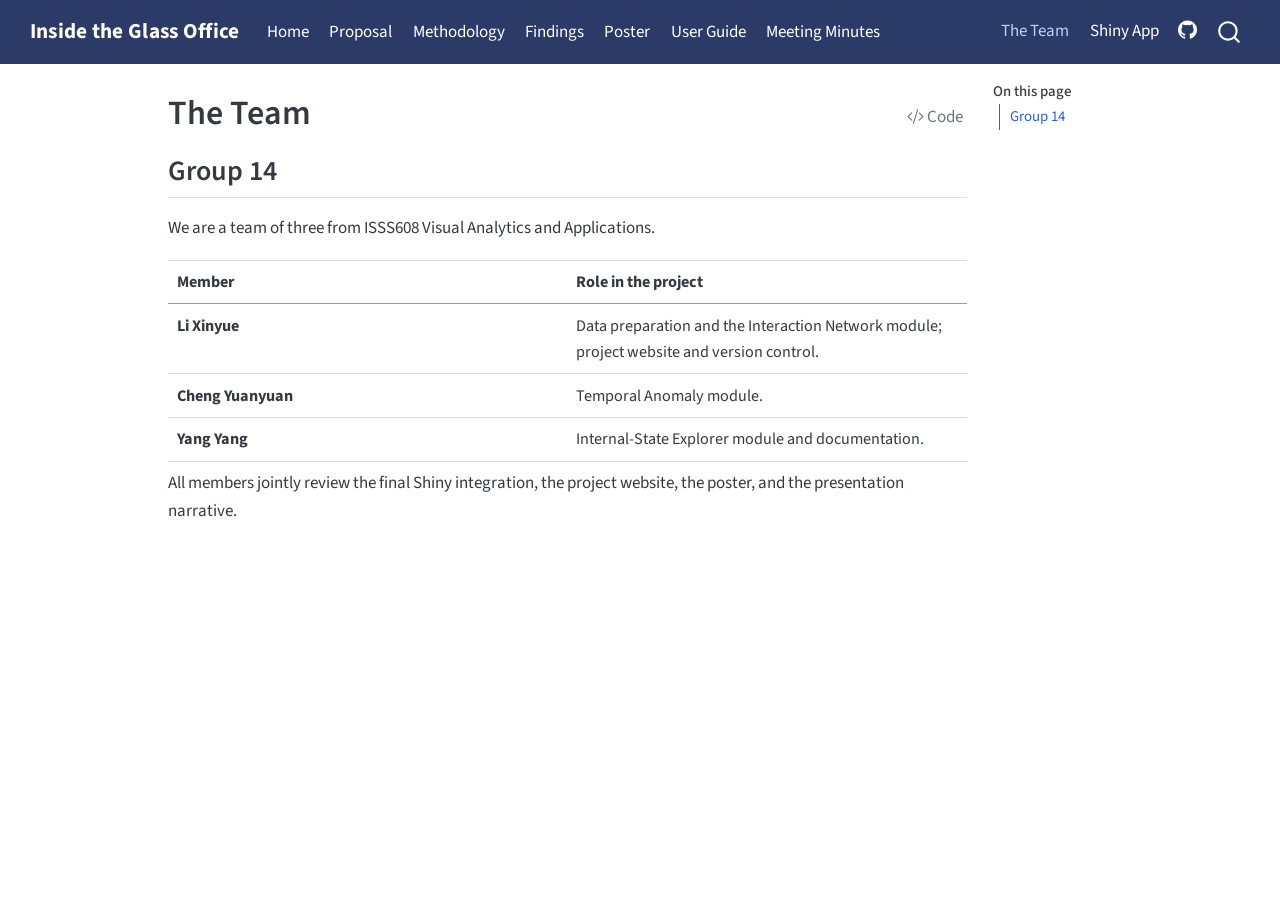
<file: docs/team.html>
<!DOCTYPE html>
<html xmlns="http://www.w3.org/1999/xhtml" lang="en" xml:lang="en"><head>

<meta charset="utf-8">
<meta name="generator" content="quarto-1.9.37">

<meta name="viewport" content="width=device-width, initial-scale=1.0, user-scalable=yes">


<title>The Team – Inside the Glass Office</title>
<style>
/* Default styles provided by pandoc.
** See https://pandoc.org/MANUAL.html#variables-for-html for config info.
*/
code{white-space: pre-wrap;}
span.smallcaps{font-variant: small-caps;}
div.columns{display: flex; gap: min(4vw, 1.5em);}
div.column{flex: auto; overflow-x: auto;}
div.hanging-indent{margin-left: 1.5em; text-indent: -1.5em;}
ul.task-list{list-style: none;}
ul.task-list li input[type="checkbox"] {
  width: 0.8em;
  margin: 0 0.8em 0.2em -1em; /* quarto-specific, see https://github.com/quarto-dev/quarto-cli/issues/4556 */ 
  vertical-align: middle;
}
/* CSS for syntax highlighting */
html { -webkit-text-size-adjust: 100%; }
pre > code.sourceCode { white-space: pre; position: relative; }
pre > code.sourceCode > span { display: inline-block; line-height: 1.25; }
pre > code.sourceCode > span:empty { height: 1.2em; }
.sourceCode { overflow: visible; }
code.sourceCode > span { color: inherit; text-decoration: inherit; }
div.sourceCode { margin: 1em 0; }
pre.sourceCode { margin: 0; }
@media screen {
div.sourceCode { overflow: auto; }
}
@media print {
pre > code.sourceCode { white-space: pre-wrap; }
pre > code.sourceCode > span { text-indent: -5em; padding-left: 5em; }
}
pre.numberSource code
  { counter-reset: source-line 0; }
pre.numberSource code > span
  { position: relative; left: -4em; counter-increment: source-line; }
pre.numberSource code > span > a:first-child::before
  { content: counter(source-line);
    position: relative; left: -1em; text-align: right; vertical-align: baseline;
    border: none; display: inline-block;
    -webkit-touch-callout: none; -webkit-user-select: none;
    -khtml-user-select: none; -moz-user-select: none;
    -ms-user-select: none; user-select: none;
    padding: 0 4px; width: 4em;
  }
pre.numberSource { margin-left: 3em;  padding-left: 4px; }
div.sourceCode
  {   }
@media screen {
pre > code.sourceCode > span > a:first-child::before { text-decoration: underline; }
}
</style>


<script src="site_libs/quarto-nav/quarto-nav.js"></script>
<script src="site_libs/quarto-nav/headroom.min.js"></script>
<script src="site_libs/clipboard/clipboard.min.js"></script>
<script src="site_libs/quarto-search/autocomplete.umd.js"></script>
<script src="site_libs/quarto-search/fuse.min.js"></script>
<script src="site_libs/quarto-search/quarto-search.js"></script>
<meta name="quarto:offset" content="./">
<script src="site_libs/quarto-html/quarto.js" type="module"></script>
<script src="site_libs/quarto-html/tabsets/tabsets.js" type="module"></script>
<script src="site_libs/quarto-html/popper.min.js"></script>
<script src="site_libs/quarto-html/tippy.umd.min.js"></script>
<script src="site_libs/quarto-html/anchor.min.js"></script>
<link href="site_libs/quarto-html/tippy.css" rel="stylesheet">
<link href="site_libs/quarto-html/quarto-syntax-highlighting-7f8f88aac4f3542376d5c11b86a4c14d.css" rel="stylesheet" id="quarto-text-highlighting-styles">
<script src="site_libs/bootstrap/bootstrap.min.js"></script>
<link href="site_libs/bootstrap/bootstrap-icons.css" rel="stylesheet">
<link href="site_libs/bootstrap/bootstrap-dce10209f998cf1c58cdbc2e3d2198ff.min.css" rel="stylesheet" append-hash="true" id="quarto-bootstrap" data-mode="light">
<script id="quarto-search-options" type="application/json">{
  "location": "navbar",
  "copy-button": false,
  "collapse-after": 3,
  "panel-placement": "end",
  "type": "overlay",
  "limit": 50,
  "keyboard-shortcut": [
    "f",
    "/",
    "s"
  ],
  "show-item-context": false,
  "language": {
    "search-no-results-text": "No results",
    "search-matching-documents-text": "matching documents",
    "search-copy-link-title": "Copy link to search",
    "search-hide-matches-text": "Hide additional matches",
    "search-more-match-text": "more match in this document",
    "search-more-matches-text": "more matches in this document",
    "search-clear-button-title": "Clear",
    "search-text-placeholder": "",
    "search-detached-cancel-button-title": "Cancel",
    "search-submit-button-title": "Submit",
    "search-label": "Search"
  }
}</script>


<link rel="stylesheet" href="styles.css">
</head>

<body class="nav-fixed quarto-light">

<div id="quarto-search-results"></div>
  <header id="quarto-header" class="headroom fixed-top">
    <nav class="navbar navbar-expand-lg " data-bs-theme="dark">
      <div class="navbar-container container-fluid">
      <div class="navbar-brand-container mx-auto">
    <a class="navbar-brand" href="./index.html">
    <span class="navbar-title">Inside the Glass Office</span>
    </a>
  </div>
            <div id="quarto-search" class="" title="Search"></div>
          <button class="navbar-toggler" type="button" data-bs-toggle="collapse" data-bs-target="#navbarCollapse" aria-controls="navbarCollapse" role="menu" aria-expanded="false" aria-label="Toggle navigation" onclick="if (window.quartoToggleHeadroom) { window.quartoToggleHeadroom(); }">
  <span class="navbar-toggler-icon"></span>
</button>
          <div class="collapse navbar-collapse" id="navbarCollapse">
            <ul class="navbar-nav navbar-nav-scroll me-auto">
  <li class="nav-item">
    <a class="nav-link" href="./index.html"> 
<span class="menu-text">Home</span></a>
  </li>  
  <li class="nav-item">
    <a class="nav-link" href="./Proposal.html"> 
<span class="menu-text">Proposal</span></a>
  </li>  
  <li class="nav-item">
    <a class="nav-link" href="./methodology.html"> 
<span class="menu-text">Methodology</span></a>
  </li>  
  <li class="nav-item">
    <a class="nav-link" href="./findings.html"> 
<span class="menu-text">Findings</span></a>
  </li>  
  <li class="nav-item">
    <a class="nav-link" href="./poster.html"> 
<span class="menu-text">Poster</span></a>
  </li>  
  <li class="nav-item">
    <a class="nav-link" href="./user-guide.html"> 
<span class="menu-text">User Guide</span></a>
  </li>  
  <li class="nav-item">
    <a class="nav-link" href="./Meeting-Minutes.html"> 
<span class="menu-text">Meeting Minutes</span></a>
  </li>  
</ul>
            <ul class="navbar-nav navbar-nav-scroll ms-auto">
  <li class="nav-item">
    <a class="nav-link active" href="./team.html" aria-current="page"> 
<span class="menu-text">The Team</span></a>
  </li>  
  <li class="nav-item">
    <a class="nav-link" href="https://lunali.shinyapps.io/glass-office/" target="_blank"> 
<span class="menu-text">Shiny App</span></a>
  </li>  
  <li class="nav-item compact">
    <a class="nav-link" href="https://github.com/luna19960506/ISSS608-Project-Group14" target="_blank"> <i class="bi bi-github" role="img" aria-label="GitHub">
</i> 
<span class="menu-text"></span></a>
  </li>  
</ul>
          </div> <!-- /navcollapse -->
            <div class="quarto-navbar-tools">
</div>
      </div> <!-- /container-fluid -->
    </nav>
</header>
<!-- content -->
<div id="quarto-content" class="quarto-container page-columns page-rows-contents page-layout-article page-navbar">
<!-- sidebar -->
<!-- margin-sidebar -->
    <div id="quarto-margin-sidebar" class="sidebar margin-sidebar">
        <nav id="TOC" role="doc-toc" class="toc-active">
    <h2 id="toc-title">On this page</h2>
   
  <ul>
  <li><a href="#group-14" id="toc-group-14" class="nav-link active" data-scroll-target="#group-14">Group 14</a></li>
  </ul>
</nav>
    </div>
<!-- main -->
<main class="content" id="quarto-document-content">

<header id="title-block-header" class="quarto-title-block default">
<div class="quarto-title">
<div class="quarto-title-block"><div><h1 class="title">The Team</h1><button type="button" class="btn code-tools-button" id="quarto-code-tools-source"><i class="bi"></i> Code</button></div></div>
</div>



<div class="quarto-title-meta">

    
  
    
  </div>
  


</header>


<section id="group-14" class="level2">
<h2 class="anchored" data-anchor-id="group-14">Group 14</h2>
<p>We are a team of three from ISSS608 Visual Analytics and Applications.</p>
<table class="caption-top table">
<colgroup>
<col style="width: 50%">
<col style="width: 50%">
</colgroup>
<thead>
<tr class="header">
<th>Member</th>
<th>Role in the project</th>
</tr>
</thead>
<tbody>
<tr class="odd">
<td><strong>Li Xinyue</strong></td>
<td>Data preparation and the Interaction Network module; project website and version control.</td>
</tr>
<tr class="even">
<td><strong>Cheng Yuanyuan</strong></td>
<td>Temporal Anomaly module.</td>
</tr>
<tr class="odd">
<td><strong>Yang Yang</strong></td>
<td>Internal-State Explorer module and documentation.</td>
</tr>
</tbody>
</table>
<p>All members jointly review the final Shiny integration, the project website, the poster, and the presentation narrative.</p>


<!-- -->

</section>

</main> <!-- /main -->
<script id="quarto-html-after-body" type="application/javascript">
  window.document.addEventListener("DOMContentLoaded", function (event) {
    const icon = "";
    const anchorJS = new window.AnchorJS();
    anchorJS.options = {
      placement: 'right',
      icon: icon
    };
    anchorJS.add('.anchored');
    const isCodeAnnotation = (el) => {
      for (const clz of el.classList) {
        if (clz.startsWith('code-annotation-')) {                     
          return true;
        }
      }
      return false;
    }
    const onCopySuccess = function(e) {
      // button target
      const button = e.trigger;
      // don't keep focus
      button.blur();
      // flash "checked"
      button.classList.add('code-copy-button-checked');
      var currentTitle = button.getAttribute("title");
      button.setAttribute("title", "Copied!");
      let tooltip;
      if (window.bootstrap) {
        button.setAttribute("data-bs-toggle", "tooltip");
        button.setAttribute("data-bs-placement", "left");
        button.setAttribute("data-bs-title", "Copied!");
        tooltip = new bootstrap.Tooltip(button, 
          { trigger: "manual", 
            customClass: "code-copy-button-tooltip",
            offset: [0, -8]});
        tooltip.show();    
      }
      setTimeout(function() {
        if (tooltip) {
          tooltip.hide();
          button.removeAttribute("data-bs-title");
          button.removeAttribute("data-bs-toggle");
          button.removeAttribute("data-bs-placement");
        }
        button.setAttribute("title", currentTitle);
        button.classList.remove('code-copy-button-checked');
      }, 1000);
      // clear code selection
      e.clearSelection();
    }
    const getTextToCopy = function(trigger) {
      const outerScaffold = trigger.parentElement.cloneNode(true);
      const codeEl = outerScaffold.querySelector('code');
      for (const childEl of codeEl.children) {
        if (isCodeAnnotation(childEl)) {
          childEl.remove();
        }
      }
      return codeEl.innerText;
    }
    const clipboard = new window.ClipboardJS('.code-copy-button:not([data-in-quarto-modal])', {
      text: getTextToCopy
    });
    clipboard.on('success', onCopySuccess);
    if (window.document.getElementById('quarto-embedded-source-code-modal')) {
      const clipboardModal = new window.ClipboardJS('.code-copy-button[data-in-quarto-modal]', {
        text: getTextToCopy,
        container: window.document.getElementById('quarto-embedded-source-code-modal')
      });
      clipboardModal.on('success', onCopySuccess);
    }
    const viewSource = window.document.getElementById('quarto-view-source') ||
                       window.document.getElementById('quarto-code-tools-source');
    if (viewSource) {
      const sourceUrl = viewSource.getAttribute("data-quarto-source-url");
      viewSource.addEventListener("click", function(e) {
        if (sourceUrl) {
          // rstudio viewer pane
          if (/\bcapabilities=\b/.test(window.location)) {
            window.open(sourceUrl);
          } else {
            window.location.href = sourceUrl;
          }
        } else {
          const modal = new bootstrap.Modal(document.getElementById('quarto-embedded-source-code-modal'));
          modal.show();
        }
        return false;
      });
    }
    function toggleCodeHandler(show) {
      return function(e) {
        const detailsSrc = window.document.querySelectorAll(".cell > details > .sourceCode");
        for (let i=0; i<detailsSrc.length; i++) {
          const details = detailsSrc[i].parentElement;
          if (show) {
            details.open = true;
          } else {
            details.removeAttribute("open");
          }
        }
        const cellCodeDivs = window.document.querySelectorAll(".cell > .sourceCode");
        const fromCls = show ? "hidden" : "unhidden";
        const toCls = show ? "unhidden" : "hidden";
        for (let i=0; i<cellCodeDivs.length; i++) {
          const codeDiv = cellCodeDivs[i];
          if (codeDiv.classList.contains(fromCls)) {
            codeDiv.classList.remove(fromCls);
            codeDiv.classList.add(toCls);
          } 
        }
        return false;
      }
    }
    const hideAllCode = window.document.getElementById("quarto-hide-all-code");
    if (hideAllCode) {
      hideAllCode.addEventListener("click", toggleCodeHandler(false));
    }
    const showAllCode = window.document.getElementById("quarto-show-all-code");
    if (showAllCode) {
      showAllCode.addEventListener("click", toggleCodeHandler(true));
    }
      var localhostRegex = new RegExp(/^(?:http|https):\/\/localhost\:?[0-9]*\//);
      var mailtoRegex = new RegExp(/^mailto:/);
        var filterRegex = new RegExp('/' + window.location.host + '/');
      var isInternal = (href) => {
          return filterRegex.test(href) || localhostRegex.test(href) || mailtoRegex.test(href);
      }
      // Inspect non-navigation links and adorn them if external
     var links = window.document.querySelectorAll('a[href]:not(.nav-link):not(.navbar-brand):not(.toc-action):not(.sidebar-link):not(.sidebar-item-toggle):not(.pagination-link):not(.no-external):not([aria-hidden]):not(.dropdown-item):not(.quarto-navigation-tool):not(.about-link)');
      for (var i=0; i<links.length; i++) {
        const link = links[i];
        if (!isInternal(link.href)) {
          // undo the damage that might have been done by quarto-nav.js in the case of
          // links that we want to consider external
          if (link.dataset.originalHref !== undefined) {
            link.href = link.dataset.originalHref;
          }
        }
      }
    function tippyHover(el, contentFn, onTriggerFn, onUntriggerFn) {
      const config = {
        allowHTML: true,
        maxWidth: 500,
        delay: 100,
        arrow: false,
        appendTo: function(el) {
            return el.parentElement;
        },
        interactive: true,
        interactiveBorder: 10,
        theme: 'quarto',
        placement: 'bottom-start',
      };
      if (contentFn) {
        config.content = contentFn;
      }
      if (onTriggerFn) {
        config.onTrigger = onTriggerFn;
      }
      if (onUntriggerFn) {
        config.onUntrigger = onUntriggerFn;
      }
      window.tippy(el, config); 
    }
    const noterefs = window.document.querySelectorAll('a[role="doc-noteref"]');
    for (var i=0; i<noterefs.length; i++) {
      const ref = noterefs[i];
      tippyHover(ref, function() {
        // use id or data attribute instead here
        let href = ref.getAttribute('data-footnote-href') || ref.getAttribute('href');
        try { href = new URL(href).hash; } catch {}
        const id = href.replace(/^#\/?/, "");
        const note = window.document.getElementById(id);
        if (note) {
          return note.innerHTML;
        } else {
          return "";
        }
      });
    }
    const xrefs = window.document.querySelectorAll('a.quarto-xref');
    const processXRef = (id, note) => {
      // Strip column container classes
      const stripColumnClz = (el) => {
        el.classList.remove("page-full", "page-columns");
        if (el.children) {
          for (const child of el.children) {
            stripColumnClz(child);
          }
        }
      }
      stripColumnClz(note)
      if (id === null || id.startsWith('sec-')) {
        // Special case sections, only their first couple elements
        const container = document.createElement("div");
        if (note.children && note.children.length > 2) {
          container.appendChild(note.children[0].cloneNode(true));
          for (let i = 1; i < note.children.length; i++) {
            const child = note.children[i];
            if (child.tagName === "P" && child.innerText === "") {
              continue;
            } else {
              container.appendChild(child.cloneNode(true));
              break;
            }
          }
          if (window.Quarto?.typesetMath) {
            window.Quarto.typesetMath(container);
          }
          return container.innerHTML
        } else {
          if (window.Quarto?.typesetMath) {
            window.Quarto.typesetMath(note);
          }
          return note.innerHTML;
        }
      } else {
        // Remove any anchor links if they are present
        const anchorLink = note.querySelector('a.anchorjs-link');
        if (anchorLink) {
          anchorLink.remove();
        }
        if (window.Quarto?.typesetMath) {
          window.Quarto.typesetMath(note);
        }
        if (note.classList.contains("callout")) {
          return note.outerHTML;
        } else {
          return note.innerHTML;
        }
      }
    }
    for (var i=0; i<xrefs.length; i++) {
      const xref = xrefs[i];
      tippyHover(xref, undefined, function(instance) {
        instance.disable();
        let url = xref.getAttribute('href');
        let hash = undefined; 
        if (url.startsWith('#')) {
          hash = url;
        } else {
          try { hash = new URL(url).hash; } catch {}
        }
        if (hash) {
          const id = hash.replace(/^#\/?/, "");
          const note = window.document.getElementById(id);
          if (note !== null) {
            try {
              const html = processXRef(id, note.cloneNode(true));
              instance.setContent(html);
            } finally {
              instance.enable();
              instance.show();
            }
          } else {
            // See if we can fetch this
            fetch(url.split('#')[0])
            .then(res => res.text())
            .then(html => {
              const parser = new DOMParser();
              const htmlDoc = parser.parseFromString(html, "text/html");
              const note = htmlDoc.getElementById(id);
              if (note !== null) {
                const html = processXRef(id, note);
                instance.setContent(html);
              } 
            }).finally(() => {
              instance.enable();
              instance.show();
            });
          }
        } else {
          // See if we can fetch a full url (with no hash to target)
          // This is a special case and we should probably do some content thinning / targeting
          fetch(url)
          .then(res => res.text())
          .then(html => {
            const parser = new DOMParser();
            const htmlDoc = parser.parseFromString(html, "text/html");
            const note = htmlDoc.querySelector('main.content');
            if (note !== null) {
              // This should only happen for chapter cross references
              // (since there is no id in the URL)
              // remove the first header
              if (note.children.length > 0 && note.children[0].tagName === "HEADER") {
                note.children[0].remove();
              }
              const html = processXRef(null, note);
              instance.setContent(html);
            } 
          }).finally(() => {
            instance.enable();
            instance.show();
          });
        }
      }, function(instance) {
      });
    }
        let selectedAnnoteEl;
        const selectorForAnnotation = ( cell, annotation) => {
          let cellAttr = 'data-code-cell="' + cell + '"';
          let lineAttr = 'data-code-annotation="' +  annotation + '"';
          const selector = 'span[' + cellAttr + '][' + lineAttr + ']';
          return selector;
        }
        const selectCodeLines = (annoteEl) => {
          const doc = window.document;
          const targetCell = annoteEl.getAttribute("data-target-cell");
          const targetAnnotation = annoteEl.getAttribute("data-target-annotation");
          const annoteSpan = window.document.querySelector(selectorForAnnotation(targetCell, targetAnnotation));
          const lines = annoteSpan.getAttribute("data-code-lines").split(",");
          const lineIds = lines.map((line) => {
            return targetCell + "-" + line;
          })
          let top = null;
          let height = null;
          let parent = null;
          if (lineIds.length > 0) {
              //compute the position of the single el (top and bottom and make a div)
              const el = window.document.getElementById(lineIds[0]);
              top = el.offsetTop;
              height = el.offsetHeight;
              parent = el.parentElement.parentElement;
            if (lineIds.length > 1) {
              const lastEl = window.document.getElementById(lineIds[lineIds.length - 1]);
              const bottom = lastEl.offsetTop + lastEl.offsetHeight;
              height = bottom - top;
            }
            if (top !== null && height !== null && parent !== null) {
              // cook up a div (if necessary) and position it 
              let div = window.document.getElementById("code-annotation-line-highlight");
              if (div === null) {
                div = window.document.createElement("div");
                div.setAttribute("id", "code-annotation-line-highlight");
                div.style.position = 'absolute';
                parent.appendChild(div);
              }
              div.style.top = top - 2 + "px";
              div.style.height = height + 4 + "px";
              div.style.left = 0;
              let gutterDiv = window.document.getElementById("code-annotation-line-highlight-gutter");
              if (gutterDiv === null) {
                gutterDiv = window.document.createElement("div");
                gutterDiv.setAttribute("id", "code-annotation-line-highlight-gutter");
                gutterDiv.style.position = 'absolute';
                const codeCell = window.document.getElementById(targetCell);
                const gutter = codeCell.querySelector('.code-annotation-gutter');
                gutter.appendChild(gutterDiv);
              }
              gutterDiv.style.top = top - 2 + "px";
              gutterDiv.style.height = height + 4 + "px";
            }
            selectedAnnoteEl = annoteEl;
          }
        };
        const unselectCodeLines = () => {
          const elementsIds = ["code-annotation-line-highlight", "code-annotation-line-highlight-gutter"];
          elementsIds.forEach((elId) => {
            const div = window.document.getElementById(elId);
            if (div) {
              div.remove();
            }
          });
          selectedAnnoteEl = undefined;
        };
          // Handle positioning of the toggle
      window.addEventListener(
        "resize",
        throttle(() => {
          elRect = undefined;
          if (selectedAnnoteEl) {
            selectCodeLines(selectedAnnoteEl);
          }
        }, 10)
      );
      function throttle(fn, ms) {
      let throttle = false;
      let timer;
        return (...args) => {
          if(!throttle) { // first call gets through
              fn.apply(this, args);
              throttle = true;
          } else { // all the others get throttled
              if(timer) clearTimeout(timer); // cancel #2
              timer = setTimeout(() => {
                fn.apply(this, args);
                timer = throttle = false;
              }, ms);
          }
        };
      }
        // Attach click handler to the DT
        const annoteDls = window.document.querySelectorAll('dt[data-target-cell]');
        for (const annoteDlNode of annoteDls) {
          annoteDlNode.addEventListener('click', (event) => {
            const clickedEl = event.target;
            if (clickedEl !== selectedAnnoteEl) {
              unselectCodeLines();
              const activeEl = window.document.querySelector('dt[data-target-cell].code-annotation-active');
              if (activeEl) {
                activeEl.classList.remove('code-annotation-active');
              }
              selectCodeLines(clickedEl);
              clickedEl.classList.add('code-annotation-active');
            } else {
              // Unselect the line
              unselectCodeLines();
              clickedEl.classList.remove('code-annotation-active');
            }
          });
        }
    const findCites = (el) => {
      const parentEl = el.parentElement;
      if (parentEl) {
        const cites = parentEl.dataset.cites;
        if (cites) {
          return {
            el,
            cites: cites.split(' ')
          };
        } else {
          return findCites(el.parentElement)
        }
      } else {
        return undefined;
      }
    };
    var bibliorefs = window.document.querySelectorAll('a[role="doc-biblioref"]');
    for (var i=0; i<bibliorefs.length; i++) {
      const ref = bibliorefs[i];
      const citeInfo = findCites(ref);
      if (citeInfo) {
        tippyHover(citeInfo.el, function() {
          var popup = window.document.createElement('div');
          citeInfo.cites.forEach(function(cite) {
            var citeDiv = window.document.createElement('div');
            citeDiv.classList.add('hanging-indent');
            citeDiv.classList.add('csl-entry');
            var biblioDiv = window.document.getElementById('ref-' + cite);
            if (biblioDiv) {
              citeDiv.innerHTML = biblioDiv.innerHTML;
            }
            popup.appendChild(citeDiv);
          });
          return popup.innerHTML;
        });
      }
    }
  });
  </script><div class="modal fade" id="quarto-embedded-source-code-modal" tabindex="-1" aria-labelledby="quarto-embedded-source-code-modal-label" aria-hidden="true"><div class="modal-dialog modal-dialog-scrollable"><div class="modal-content"><div class="modal-header"><h5 class="modal-title" id="quarto-embedded-source-code-modal-label">Source Code</h5><button class="btn-close" data-bs-dismiss="modal"></button></div><div class="modal-body"><div class="">
<div class="code-copy-outer-scaffold"><div class="sourceCode" id="cb1" data-shortcodes="false"><pre class="sourceCode markdown code-with-copy"><code class="sourceCode markdown"><span id="cb1-1"><a href="#cb1-1" aria-hidden="true" tabindex="-1"></a><span class="co">---</span></span>
<span id="cb1-2"><a href="#cb1-2" aria-hidden="true" tabindex="-1"></a><span class="an">title:</span><span class="co"> "The Team"</span></span>
<span id="cb1-3"><a href="#cb1-3" aria-hidden="true" tabindex="-1"></a><span class="co">---</span></span>
<span id="cb1-4"><a href="#cb1-4" aria-hidden="true" tabindex="-1"></a></span>
<span id="cb1-5"><a href="#cb1-5" aria-hidden="true" tabindex="-1"></a><span class="fu">## Group 14</span></span>
<span id="cb1-6"><a href="#cb1-6" aria-hidden="true" tabindex="-1"></a></span>
<span id="cb1-7"><a href="#cb1-7" aria-hidden="true" tabindex="-1"></a>We are a team of three from ISSS608 Visual Analytics and Applications.</span>
<span id="cb1-8"><a href="#cb1-8" aria-hidden="true" tabindex="-1"></a></span>
<span id="cb1-9"><a href="#cb1-9" aria-hidden="true" tabindex="-1"></a><span class="pp">|</span> Member <span class="pp">|</span> Role in the project <span class="pp">|</span></span>
<span id="cb1-10"><a href="#cb1-10" aria-hidden="true" tabindex="-1"></a><span class="pp">|---|---|</span></span>
<span id="cb1-11"><a href="#cb1-11" aria-hidden="true" tabindex="-1"></a><span class="pp">|</span> **Li Xinyue** <span class="pp">|</span> Data preparation and the Interaction Network module; project website and version control. <span class="pp">|</span></span>
<span id="cb1-12"><a href="#cb1-12" aria-hidden="true" tabindex="-1"></a><span class="pp">|</span> **Cheng Yuanyuan** <span class="pp">|</span> Temporal Anomaly module. <span class="pp">|</span></span>
<span id="cb1-13"><a href="#cb1-13" aria-hidden="true" tabindex="-1"></a><span class="pp">|</span> **Yang Yang** <span class="pp">|</span> Internal-State Explorer module and documentation. <span class="pp">|</span></span>
<span id="cb1-14"><a href="#cb1-14" aria-hidden="true" tabindex="-1"></a></span>
<span id="cb1-15"><a href="#cb1-15" aria-hidden="true" tabindex="-1"></a>All members jointly review the final Shiny integration, the project website, the poster, and the presentation narrative.</span></code></pre></div><button title="Copy to Clipboard" class="code-copy-button" data-in-quarto-modal=""><i class="bi"></i></button></div>
</div></div></div></div></div>
</div> <!-- /content -->




</body></html>
</file>
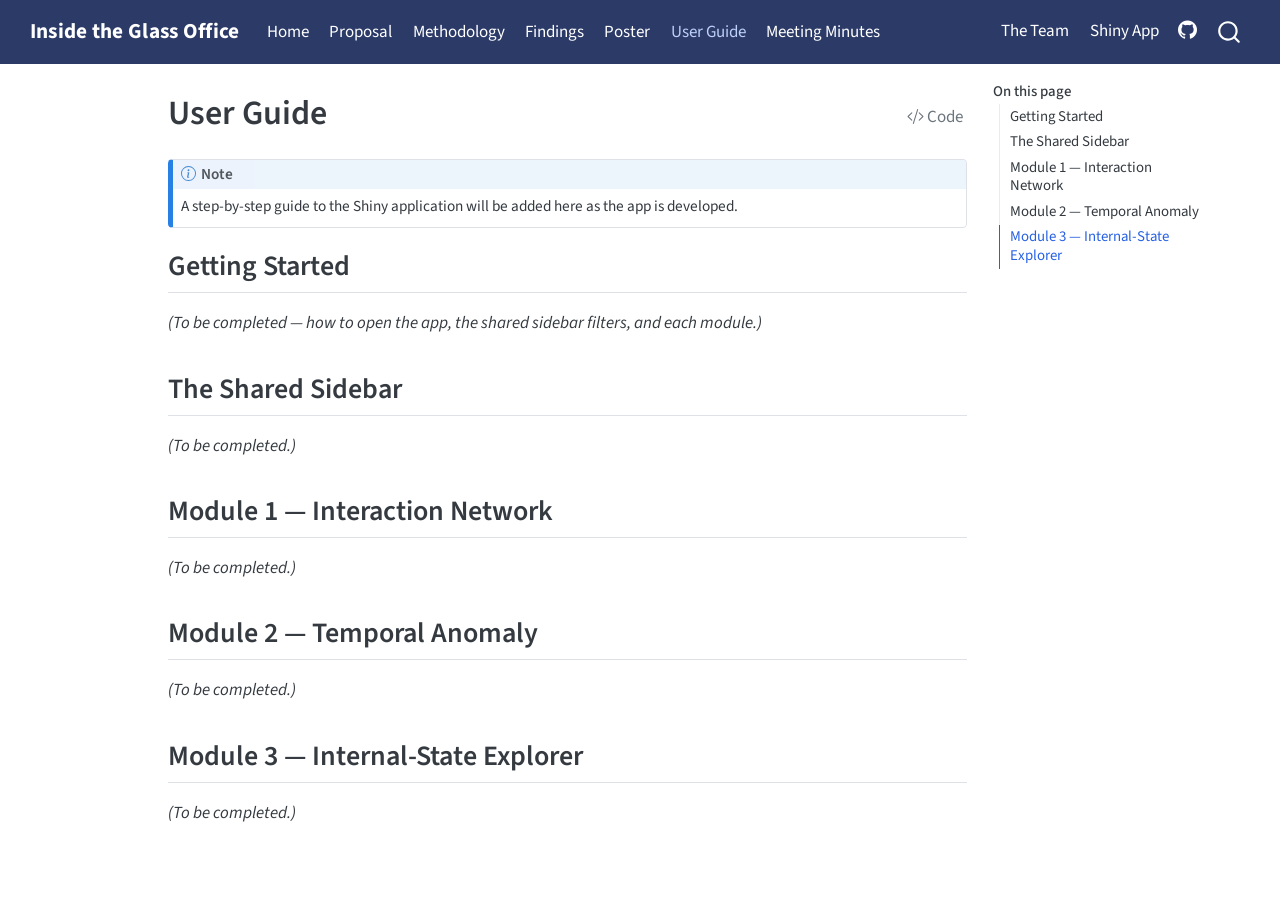
<file: docs/user-guide.html>
<!DOCTYPE html>
<html xmlns="http://www.w3.org/1999/xhtml" lang="en" xml:lang="en"><head>

<meta charset="utf-8">
<meta name="generator" content="quarto-1.9.37">

<meta name="viewport" content="width=device-width, initial-scale=1.0, user-scalable=yes">


<title>User Guide – Inside the Glass Office</title>
<style>
/* Default styles provided by pandoc.
** See https://pandoc.org/MANUAL.html#variables-for-html for config info.
*/
code{white-space: pre-wrap;}
span.smallcaps{font-variant: small-caps;}
div.columns{display: flex; gap: min(4vw, 1.5em);}
div.column{flex: auto; overflow-x: auto;}
div.hanging-indent{margin-left: 1.5em; text-indent: -1.5em;}
ul.task-list{list-style: none;}
ul.task-list li input[type="checkbox"] {
  width: 0.8em;
  margin: 0 0.8em 0.2em -1em; /* quarto-specific, see https://github.com/quarto-dev/quarto-cli/issues/4556 */ 
  vertical-align: middle;
}
/* CSS for syntax highlighting */
html { -webkit-text-size-adjust: 100%; }
pre > code.sourceCode { white-space: pre; position: relative; }
pre > code.sourceCode > span { display: inline-block; line-height: 1.25; }
pre > code.sourceCode > span:empty { height: 1.2em; }
.sourceCode { overflow: visible; }
code.sourceCode > span { color: inherit; text-decoration: inherit; }
div.sourceCode { margin: 1em 0; }
pre.sourceCode { margin: 0; }
@media screen {
div.sourceCode { overflow: auto; }
}
@media print {
pre > code.sourceCode { white-space: pre-wrap; }
pre > code.sourceCode > span { text-indent: -5em; padding-left: 5em; }
}
pre.numberSource code
  { counter-reset: source-line 0; }
pre.numberSource code > span
  { position: relative; left: -4em; counter-increment: source-line; }
pre.numberSource code > span > a:first-child::before
  { content: counter(source-line);
    position: relative; left: -1em; text-align: right; vertical-align: baseline;
    border: none; display: inline-block;
    -webkit-touch-callout: none; -webkit-user-select: none;
    -khtml-user-select: none; -moz-user-select: none;
    -ms-user-select: none; user-select: none;
    padding: 0 4px; width: 4em;
  }
pre.numberSource { margin-left: 3em;  padding-left: 4px; }
div.sourceCode
  {   }
@media screen {
pre > code.sourceCode > span > a:first-child::before { text-decoration: underline; }
}
</style>


<script src="site_libs/quarto-nav/quarto-nav.js"></script>
<script src="site_libs/quarto-nav/headroom.min.js"></script>
<script src="site_libs/clipboard/clipboard.min.js"></script>
<script src="site_libs/quarto-search/autocomplete.umd.js"></script>
<script src="site_libs/quarto-search/fuse.min.js"></script>
<script src="site_libs/quarto-search/quarto-search.js"></script>
<meta name="quarto:offset" content="./">
<script src="site_libs/quarto-html/quarto.js" type="module"></script>
<script src="site_libs/quarto-html/tabsets/tabsets.js" type="module"></script>
<script src="site_libs/quarto-html/popper.min.js"></script>
<script src="site_libs/quarto-html/tippy.umd.min.js"></script>
<script src="site_libs/quarto-html/anchor.min.js"></script>
<link href="site_libs/quarto-html/tippy.css" rel="stylesheet">
<link href="site_libs/quarto-html/quarto-syntax-highlighting-7f8f88aac4f3542376d5c11b86a4c14d.css" rel="stylesheet" id="quarto-text-highlighting-styles">
<script src="site_libs/bootstrap/bootstrap.min.js"></script>
<link href="site_libs/bootstrap/bootstrap-icons.css" rel="stylesheet">
<link href="site_libs/bootstrap/bootstrap-dce10209f998cf1c58cdbc2e3d2198ff.min.css" rel="stylesheet" append-hash="true" id="quarto-bootstrap" data-mode="light">
<script id="quarto-search-options" type="application/json">{
  "location": "navbar",
  "copy-button": false,
  "collapse-after": 3,
  "panel-placement": "end",
  "type": "overlay",
  "limit": 50,
  "keyboard-shortcut": [
    "f",
    "/",
    "s"
  ],
  "show-item-context": false,
  "language": {
    "search-no-results-text": "No results",
    "search-matching-documents-text": "matching documents",
    "search-copy-link-title": "Copy link to search",
    "search-hide-matches-text": "Hide additional matches",
    "search-more-match-text": "more match in this document",
    "search-more-matches-text": "more matches in this document",
    "search-clear-button-title": "Clear",
    "search-text-placeholder": "",
    "search-detached-cancel-button-title": "Cancel",
    "search-submit-button-title": "Submit",
    "search-label": "Search"
  }
}</script>


<link rel="stylesheet" href="styles.css">
</head>

<body class="nav-fixed quarto-light">

<div id="quarto-search-results"></div>
  <header id="quarto-header" class="headroom fixed-top">
    <nav class="navbar navbar-expand-lg " data-bs-theme="dark">
      <div class="navbar-container container-fluid">
      <div class="navbar-brand-container mx-auto">
    <a class="navbar-brand" href="./index.html">
    <span class="navbar-title">Inside the Glass Office</span>
    </a>
  </div>
            <div id="quarto-search" class="" title="Search"></div>
          <button class="navbar-toggler" type="button" data-bs-toggle="collapse" data-bs-target="#navbarCollapse" aria-controls="navbarCollapse" role="menu" aria-expanded="false" aria-label="Toggle navigation" onclick="if (window.quartoToggleHeadroom) { window.quartoToggleHeadroom(); }">
  <span class="navbar-toggler-icon"></span>
</button>
          <div class="collapse navbar-collapse" id="navbarCollapse">
            <ul class="navbar-nav navbar-nav-scroll me-auto">
  <li class="nav-item">
    <a class="nav-link" href="./index.html"> 
<span class="menu-text">Home</span></a>
  </li>  
  <li class="nav-item">
    <a class="nav-link" href="./Proposal.html"> 
<span class="menu-text">Proposal</span></a>
  </li>  
  <li class="nav-item">
    <a class="nav-link" href="./methodology.html"> 
<span class="menu-text">Methodology</span></a>
  </li>  
  <li class="nav-item">
    <a class="nav-link" href="./findings.html"> 
<span class="menu-text">Findings</span></a>
  </li>  
  <li class="nav-item">
    <a class="nav-link" href="./poster.html"> 
<span class="menu-text">Poster</span></a>
  </li>  
  <li class="nav-item">
    <a class="nav-link active" href="./user-guide.html" aria-current="page"> 
<span class="menu-text">User Guide</span></a>
  </li>  
  <li class="nav-item">
    <a class="nav-link" href="./Meeting-Minutes.html"> 
<span class="menu-text">Meeting Minutes</span></a>
  </li>  
</ul>
            <ul class="navbar-nav navbar-nav-scroll ms-auto">
  <li class="nav-item">
    <a class="nav-link" href="./team.html"> 
<span class="menu-text">The Team</span></a>
  </li>  
  <li class="nav-item">
    <a class="nav-link" href="https://lunali.shinyapps.io/glass-office/" target="_blank"> 
<span class="menu-text">Shiny App</span></a>
  </li>  
  <li class="nav-item compact">
    <a class="nav-link" href="https://github.com/luna19960506/ISSS608-Project-Group14" target="_blank"> <i class="bi bi-github" role="img" aria-label="GitHub">
</i> 
<span class="menu-text"></span></a>
  </li>  
</ul>
          </div> <!-- /navcollapse -->
            <div class="quarto-navbar-tools">
</div>
      </div> <!-- /container-fluid -->
    </nav>
</header>
<!-- content -->
<div id="quarto-content" class="quarto-container page-columns page-rows-contents page-layout-article page-navbar">
<!-- sidebar -->
<!-- margin-sidebar -->
    <div id="quarto-margin-sidebar" class="sidebar margin-sidebar">
        <nav id="TOC" role="doc-toc" class="toc-active">
    <h2 id="toc-title">On this page</h2>
   
  <ul>
  <li><a href="#getting-started" id="toc-getting-started" class="nav-link active" data-scroll-target="#getting-started">Getting Started</a></li>
  <li><a href="#the-shared-sidebar" id="toc-the-shared-sidebar" class="nav-link" data-scroll-target="#the-shared-sidebar">The Shared Sidebar</a></li>
  <li><a href="#module-1-interaction-network" id="toc-module-1-interaction-network" class="nav-link" data-scroll-target="#module-1-interaction-network">Module 1 — Interaction Network</a></li>
  <li><a href="#module-2-temporal-anomaly" id="toc-module-2-temporal-anomaly" class="nav-link" data-scroll-target="#module-2-temporal-anomaly">Module 2 — Temporal Anomaly</a></li>
  <li><a href="#module-3-internal-state-explorer" id="toc-module-3-internal-state-explorer" class="nav-link" data-scroll-target="#module-3-internal-state-explorer">Module 3 — Internal-State Explorer</a></li>
  </ul>
</nav>
    </div>
<!-- main -->
<main class="content" id="quarto-document-content">

<header id="title-block-header" class="quarto-title-block default">
<div class="quarto-title">
<div class="quarto-title-block"><div><h1 class="title">User Guide</h1><button type="button" class="btn code-tools-button" id="quarto-code-tools-source"><i class="bi"></i> Code</button></div></div>
</div>



<div class="quarto-title-meta">

    
  
    
  </div>
  


</header>


<div class="callout callout-style-default callout-note callout-titled">
<div class="callout-header d-flex align-content-center">
<div class="callout-icon-container">
<i class="callout-icon"></i>
</div>
<div class="callout-title-container flex-fill">
Note
</div>
</div>
<div class="callout-body-container callout-body">
<p>A step-by-step guide to the Shiny application will be added here as the app is developed.</p>
</div>
</div>
<section id="getting-started" class="level2">
<h2 class="anchored" data-anchor-id="getting-started">Getting Started</h2>
<p><em>(To be completed — how to open the app, the shared sidebar filters, and each module.)</em></p>
</section>
<section id="the-shared-sidebar" class="level2">
<h2 class="anchored" data-anchor-id="the-shared-sidebar">The Shared Sidebar</h2>
<p><em>(To be completed.)</em></p>
</section>
<section id="module-1-interaction-network" class="level2">
<h2 class="anchored" data-anchor-id="module-1-interaction-network">Module 1 — Interaction Network</h2>
<p><em>(To be completed.)</em></p>
</section>
<section id="module-2-temporal-anomaly" class="level2">
<h2 class="anchored" data-anchor-id="module-2-temporal-anomaly">Module 2 — Temporal Anomaly</h2>
<p><em>(To be completed.)</em></p>
</section>
<section id="module-3-internal-state-explorer" class="level2">
<h2 class="anchored" data-anchor-id="module-3-internal-state-explorer">Module 3 — Internal-State Explorer</h2>
<p><em>(To be completed.)</em></p>


<!-- -->

</section>

</main> <!-- /main -->
<script id="quarto-html-after-body" type="application/javascript">
  window.document.addEventListener("DOMContentLoaded", function (event) {
    const icon = "";
    const anchorJS = new window.AnchorJS();
    anchorJS.options = {
      placement: 'right',
      icon: icon
    };
    anchorJS.add('.anchored');
    const isCodeAnnotation = (el) => {
      for (const clz of el.classList) {
        if (clz.startsWith('code-annotation-')) {                     
          return true;
        }
      }
      return false;
    }
    const onCopySuccess = function(e) {
      // button target
      const button = e.trigger;
      // don't keep focus
      button.blur();
      // flash "checked"
      button.classList.add('code-copy-button-checked');
      var currentTitle = button.getAttribute("title");
      button.setAttribute("title", "Copied!");
      let tooltip;
      if (window.bootstrap) {
        button.setAttribute("data-bs-toggle", "tooltip");
        button.setAttribute("data-bs-placement", "left");
        button.setAttribute("data-bs-title", "Copied!");
        tooltip = new bootstrap.Tooltip(button, 
          { trigger: "manual", 
            customClass: "code-copy-button-tooltip",
            offset: [0, -8]});
        tooltip.show();    
      }
      setTimeout(function() {
        if (tooltip) {
          tooltip.hide();
          button.removeAttribute("data-bs-title");
          button.removeAttribute("data-bs-toggle");
          button.removeAttribute("data-bs-placement");
        }
        button.setAttribute("title", currentTitle);
        button.classList.remove('code-copy-button-checked');
      }, 1000);
      // clear code selection
      e.clearSelection();
    }
    const getTextToCopy = function(trigger) {
      const outerScaffold = trigger.parentElement.cloneNode(true);
      const codeEl = outerScaffold.querySelector('code');
      for (const childEl of codeEl.children) {
        if (isCodeAnnotation(childEl)) {
          childEl.remove();
        }
      }
      return codeEl.innerText;
    }
    const clipboard = new window.ClipboardJS('.code-copy-button:not([data-in-quarto-modal])', {
      text: getTextToCopy
    });
    clipboard.on('success', onCopySuccess);
    if (window.document.getElementById('quarto-embedded-source-code-modal')) {
      const clipboardModal = new window.ClipboardJS('.code-copy-button[data-in-quarto-modal]', {
        text: getTextToCopy,
        container: window.document.getElementById('quarto-embedded-source-code-modal')
      });
      clipboardModal.on('success', onCopySuccess);
    }
    const viewSource = window.document.getElementById('quarto-view-source') ||
                       window.document.getElementById('quarto-code-tools-source');
    if (viewSource) {
      const sourceUrl = viewSource.getAttribute("data-quarto-source-url");
      viewSource.addEventListener("click", function(e) {
        if (sourceUrl) {
          // rstudio viewer pane
          if (/\bcapabilities=\b/.test(window.location)) {
            window.open(sourceUrl);
          } else {
            window.location.href = sourceUrl;
          }
        } else {
          const modal = new bootstrap.Modal(document.getElementById('quarto-embedded-source-code-modal'));
          modal.show();
        }
        return false;
      });
    }
    function toggleCodeHandler(show) {
      return function(e) {
        const detailsSrc = window.document.querySelectorAll(".cell > details > .sourceCode");
        for (let i=0; i<detailsSrc.length; i++) {
          const details = detailsSrc[i].parentElement;
          if (show) {
            details.open = true;
          } else {
            details.removeAttribute("open");
          }
        }
        const cellCodeDivs = window.document.querySelectorAll(".cell > .sourceCode");
        const fromCls = show ? "hidden" : "unhidden";
        const toCls = show ? "unhidden" : "hidden";
        for (let i=0; i<cellCodeDivs.length; i++) {
          const codeDiv = cellCodeDivs[i];
          if (codeDiv.classList.contains(fromCls)) {
            codeDiv.classList.remove(fromCls);
            codeDiv.classList.add(toCls);
          } 
        }
        return false;
      }
    }
    const hideAllCode = window.document.getElementById("quarto-hide-all-code");
    if (hideAllCode) {
      hideAllCode.addEventListener("click", toggleCodeHandler(false));
    }
    const showAllCode = window.document.getElementById("quarto-show-all-code");
    if (showAllCode) {
      showAllCode.addEventListener("click", toggleCodeHandler(true));
    }
      var localhostRegex = new RegExp(/^(?:http|https):\/\/localhost\:?[0-9]*\//);
      var mailtoRegex = new RegExp(/^mailto:/);
        var filterRegex = new RegExp('/' + window.location.host + '/');
      var isInternal = (href) => {
          return filterRegex.test(href) || localhostRegex.test(href) || mailtoRegex.test(href);
      }
      // Inspect non-navigation links and adorn them if external
     var links = window.document.querySelectorAll('a[href]:not(.nav-link):not(.navbar-brand):not(.toc-action):not(.sidebar-link):not(.sidebar-item-toggle):not(.pagination-link):not(.no-external):not([aria-hidden]):not(.dropdown-item):not(.quarto-navigation-tool):not(.about-link)');
      for (var i=0; i<links.length; i++) {
        const link = links[i];
        if (!isInternal(link.href)) {
          // undo the damage that might have been done by quarto-nav.js in the case of
          // links that we want to consider external
          if (link.dataset.originalHref !== undefined) {
            link.href = link.dataset.originalHref;
          }
        }
      }
    function tippyHover(el, contentFn, onTriggerFn, onUntriggerFn) {
      const config = {
        allowHTML: true,
        maxWidth: 500,
        delay: 100,
        arrow: false,
        appendTo: function(el) {
            return el.parentElement;
        },
        interactive: true,
        interactiveBorder: 10,
        theme: 'quarto',
        placement: 'bottom-start',
      };
      if (contentFn) {
        config.content = contentFn;
      }
      if (onTriggerFn) {
        config.onTrigger = onTriggerFn;
      }
      if (onUntriggerFn) {
        config.onUntrigger = onUntriggerFn;
      }
      window.tippy(el, config); 
    }
    const noterefs = window.document.querySelectorAll('a[role="doc-noteref"]');
    for (var i=0; i<noterefs.length; i++) {
      const ref = noterefs[i];
      tippyHover(ref, function() {
        // use id or data attribute instead here
        let href = ref.getAttribute('data-footnote-href') || ref.getAttribute('href');
        try { href = new URL(href).hash; } catch {}
        const id = href.replace(/^#\/?/, "");
        const note = window.document.getElementById(id);
        if (note) {
          return note.innerHTML;
        } else {
          return "";
        }
      });
    }
    const xrefs = window.document.querySelectorAll('a.quarto-xref');
    const processXRef = (id, note) => {
      // Strip column container classes
      const stripColumnClz = (el) => {
        el.classList.remove("page-full", "page-columns");
        if (el.children) {
          for (const child of el.children) {
            stripColumnClz(child);
          }
        }
      }
      stripColumnClz(note)
      if (id === null || id.startsWith('sec-')) {
        // Special case sections, only their first couple elements
        const container = document.createElement("div");
        if (note.children && note.children.length > 2) {
          container.appendChild(note.children[0].cloneNode(true));
          for (let i = 1; i < note.children.length; i++) {
            const child = note.children[i];
            if (child.tagName === "P" && child.innerText === "") {
              continue;
            } else {
              container.appendChild(child.cloneNode(true));
              break;
            }
          }
          if (window.Quarto?.typesetMath) {
            window.Quarto.typesetMath(container);
          }
          return container.innerHTML
        } else {
          if (window.Quarto?.typesetMath) {
            window.Quarto.typesetMath(note);
          }
          return note.innerHTML;
        }
      } else {
        // Remove any anchor links if they are present
        const anchorLink = note.querySelector('a.anchorjs-link');
        if (anchorLink) {
          anchorLink.remove();
        }
        if (window.Quarto?.typesetMath) {
          window.Quarto.typesetMath(note);
        }
        if (note.classList.contains("callout")) {
          return note.outerHTML;
        } else {
          return note.innerHTML;
        }
      }
    }
    for (var i=0; i<xrefs.length; i++) {
      const xref = xrefs[i];
      tippyHover(xref, undefined, function(instance) {
        instance.disable();
        let url = xref.getAttribute('href');
        let hash = undefined; 
        if (url.startsWith('#')) {
          hash = url;
        } else {
          try { hash = new URL(url).hash; } catch {}
        }
        if (hash) {
          const id = hash.replace(/^#\/?/, "");
          const note = window.document.getElementById(id);
          if (note !== null) {
            try {
              const html = processXRef(id, note.cloneNode(true));
              instance.setContent(html);
            } finally {
              instance.enable();
              instance.show();
            }
          } else {
            // See if we can fetch this
            fetch(url.split('#')[0])
            .then(res => res.text())
            .then(html => {
              const parser = new DOMParser();
              const htmlDoc = parser.parseFromString(html, "text/html");
              const note = htmlDoc.getElementById(id);
              if (note !== null) {
                const html = processXRef(id, note);
                instance.setContent(html);
              } 
            }).finally(() => {
              instance.enable();
              instance.show();
            });
          }
        } else {
          // See if we can fetch a full url (with no hash to target)
          // This is a special case and we should probably do some content thinning / targeting
          fetch(url)
          .then(res => res.text())
          .then(html => {
            const parser = new DOMParser();
            const htmlDoc = parser.parseFromString(html, "text/html");
            const note = htmlDoc.querySelector('main.content');
            if (note !== null) {
              // This should only happen for chapter cross references
              // (since there is no id in the URL)
              // remove the first header
              if (note.children.length > 0 && note.children[0].tagName === "HEADER") {
                note.children[0].remove();
              }
              const html = processXRef(null, note);
              instance.setContent(html);
            } 
          }).finally(() => {
            instance.enable();
            instance.show();
          });
        }
      }, function(instance) {
      });
    }
        let selectedAnnoteEl;
        const selectorForAnnotation = ( cell, annotation) => {
          let cellAttr = 'data-code-cell="' + cell + '"';
          let lineAttr = 'data-code-annotation="' +  annotation + '"';
          const selector = 'span[' + cellAttr + '][' + lineAttr + ']';
          return selector;
        }
        const selectCodeLines = (annoteEl) => {
          const doc = window.document;
          const targetCell = annoteEl.getAttribute("data-target-cell");
          const targetAnnotation = annoteEl.getAttribute("data-target-annotation");
          const annoteSpan = window.document.querySelector(selectorForAnnotation(targetCell, targetAnnotation));
          const lines = annoteSpan.getAttribute("data-code-lines").split(",");
          const lineIds = lines.map((line) => {
            return targetCell + "-" + line;
          })
          let top = null;
          let height = null;
          let parent = null;
          if (lineIds.length > 0) {
              //compute the position of the single el (top and bottom and make a div)
              const el = window.document.getElementById(lineIds[0]);
              top = el.offsetTop;
              height = el.offsetHeight;
              parent = el.parentElement.parentElement;
            if (lineIds.length > 1) {
              const lastEl = window.document.getElementById(lineIds[lineIds.length - 1]);
              const bottom = lastEl.offsetTop + lastEl.offsetHeight;
              height = bottom - top;
            }
            if (top !== null && height !== null && parent !== null) {
              // cook up a div (if necessary) and position it 
              let div = window.document.getElementById("code-annotation-line-highlight");
              if (div === null) {
                div = window.document.createElement("div");
                div.setAttribute("id", "code-annotation-line-highlight");
                div.style.position = 'absolute';
                parent.appendChild(div);
              }
              div.style.top = top - 2 + "px";
              div.style.height = height + 4 + "px";
              div.style.left = 0;
              let gutterDiv = window.document.getElementById("code-annotation-line-highlight-gutter");
              if (gutterDiv === null) {
                gutterDiv = window.document.createElement("div");
                gutterDiv.setAttribute("id", "code-annotation-line-highlight-gutter");
                gutterDiv.style.position = 'absolute';
                const codeCell = window.document.getElementById(targetCell);
                const gutter = codeCell.querySelector('.code-annotation-gutter');
                gutter.appendChild(gutterDiv);
              }
              gutterDiv.style.top = top - 2 + "px";
              gutterDiv.style.height = height + 4 + "px";
            }
            selectedAnnoteEl = annoteEl;
          }
        };
        const unselectCodeLines = () => {
          const elementsIds = ["code-annotation-line-highlight", "code-annotation-line-highlight-gutter"];
          elementsIds.forEach((elId) => {
            const div = window.document.getElementById(elId);
            if (div) {
              div.remove();
            }
          });
          selectedAnnoteEl = undefined;
        };
          // Handle positioning of the toggle
      window.addEventListener(
        "resize",
        throttle(() => {
          elRect = undefined;
          if (selectedAnnoteEl) {
            selectCodeLines(selectedAnnoteEl);
          }
        }, 10)
      );
      function throttle(fn, ms) {
      let throttle = false;
      let timer;
        return (...args) => {
          if(!throttle) { // first call gets through
              fn.apply(this, args);
              throttle = true;
          } else { // all the others get throttled
              if(timer) clearTimeout(timer); // cancel #2
              timer = setTimeout(() => {
                fn.apply(this, args);
                timer = throttle = false;
              }, ms);
          }
        };
      }
        // Attach click handler to the DT
        const annoteDls = window.document.querySelectorAll('dt[data-target-cell]');
        for (const annoteDlNode of annoteDls) {
          annoteDlNode.addEventListener('click', (event) => {
            const clickedEl = event.target;
            if (clickedEl !== selectedAnnoteEl) {
              unselectCodeLines();
              const activeEl = window.document.querySelector('dt[data-target-cell].code-annotation-active');
              if (activeEl) {
                activeEl.classList.remove('code-annotation-active');
              }
              selectCodeLines(clickedEl);
              clickedEl.classList.add('code-annotation-active');
            } else {
              // Unselect the line
              unselectCodeLines();
              clickedEl.classList.remove('code-annotation-active');
            }
          });
        }
    const findCites = (el) => {
      const parentEl = el.parentElement;
      if (parentEl) {
        const cites = parentEl.dataset.cites;
        if (cites) {
          return {
            el,
            cites: cites.split(' ')
          };
        } else {
          return findCites(el.parentElement)
        }
      } else {
        return undefined;
      }
    };
    var bibliorefs = window.document.querySelectorAll('a[role="doc-biblioref"]');
    for (var i=0; i<bibliorefs.length; i++) {
      const ref = bibliorefs[i];
      const citeInfo = findCites(ref);
      if (citeInfo) {
        tippyHover(citeInfo.el, function() {
          var popup = window.document.createElement('div');
          citeInfo.cites.forEach(function(cite) {
            var citeDiv = window.document.createElement('div');
            citeDiv.classList.add('hanging-indent');
            citeDiv.classList.add('csl-entry');
            var biblioDiv = window.document.getElementById('ref-' + cite);
            if (biblioDiv) {
              citeDiv.innerHTML = biblioDiv.innerHTML;
            }
            popup.appendChild(citeDiv);
          });
          return popup.innerHTML;
        });
      }
    }
  });
  </script><div class="modal fade" id="quarto-embedded-source-code-modal" tabindex="-1" aria-labelledby="quarto-embedded-source-code-modal-label" aria-hidden="true"><div class="modal-dialog modal-dialog-scrollable"><div class="modal-content"><div class="modal-header"><h5 class="modal-title" id="quarto-embedded-source-code-modal-label">Source Code</h5><button class="btn-close" data-bs-dismiss="modal"></button></div><div class="modal-body"><div class="">
<div class="code-copy-outer-scaffold"><div class="sourceCode" id="cb1" data-shortcodes="false"><pre class="sourceCode markdown code-with-copy"><code class="sourceCode markdown"><span id="cb1-1"><a href="#cb1-1" aria-hidden="true" tabindex="-1"></a><span class="co">---</span></span>
<span id="cb1-2"><a href="#cb1-2" aria-hidden="true" tabindex="-1"></a><span class="an">title:</span><span class="co"> "User Guide"</span></span>
<span id="cb1-3"><a href="#cb1-3" aria-hidden="true" tabindex="-1"></a><span class="co">---</span></span>
<span id="cb1-4"><a href="#cb1-4" aria-hidden="true" tabindex="-1"></a></span>
<span id="cb1-5"><a href="#cb1-5" aria-hidden="true" tabindex="-1"></a>::: {.callout-note}</span>
<span id="cb1-6"><a href="#cb1-6" aria-hidden="true" tabindex="-1"></a>A step-by-step guide to the Shiny application will be added here as the app is developed.</span>
<span id="cb1-7"><a href="#cb1-7" aria-hidden="true" tabindex="-1"></a>:::</span>
<span id="cb1-8"><a href="#cb1-8" aria-hidden="true" tabindex="-1"></a></span>
<span id="cb1-9"><a href="#cb1-9" aria-hidden="true" tabindex="-1"></a><span class="fu">## Getting Started</span></span>
<span id="cb1-10"><a href="#cb1-10" aria-hidden="true" tabindex="-1"></a></span>
<span id="cb1-11"><a href="#cb1-11" aria-hidden="true" tabindex="-1"></a>*(To be completed — how to open the app, the shared sidebar filters, and each module.)*</span>
<span id="cb1-12"><a href="#cb1-12" aria-hidden="true" tabindex="-1"></a></span>
<span id="cb1-13"><a href="#cb1-13" aria-hidden="true" tabindex="-1"></a><span class="fu">## The Shared Sidebar</span></span>
<span id="cb1-14"><a href="#cb1-14" aria-hidden="true" tabindex="-1"></a></span>
<span id="cb1-15"><a href="#cb1-15" aria-hidden="true" tabindex="-1"></a>*(To be completed.)*</span>
<span id="cb1-16"><a href="#cb1-16" aria-hidden="true" tabindex="-1"></a></span>
<span id="cb1-17"><a href="#cb1-17" aria-hidden="true" tabindex="-1"></a><span class="fu">## Module 1 — Interaction Network</span></span>
<span id="cb1-18"><a href="#cb1-18" aria-hidden="true" tabindex="-1"></a></span>
<span id="cb1-19"><a href="#cb1-19" aria-hidden="true" tabindex="-1"></a>*(To be completed.)*</span>
<span id="cb1-20"><a href="#cb1-20" aria-hidden="true" tabindex="-1"></a></span>
<span id="cb1-21"><a href="#cb1-21" aria-hidden="true" tabindex="-1"></a><span class="fu">## Module 2 — Temporal Anomaly</span></span>
<span id="cb1-22"><a href="#cb1-22" aria-hidden="true" tabindex="-1"></a></span>
<span id="cb1-23"><a href="#cb1-23" aria-hidden="true" tabindex="-1"></a>*(To be completed.)*</span>
<span id="cb1-24"><a href="#cb1-24" aria-hidden="true" tabindex="-1"></a></span>
<span id="cb1-25"><a href="#cb1-25" aria-hidden="true" tabindex="-1"></a><span class="fu">## Module 3 — Internal-State Explorer</span></span>
<span id="cb1-26"><a href="#cb1-26" aria-hidden="true" tabindex="-1"></a></span>
<span id="cb1-27"><a href="#cb1-27" aria-hidden="true" tabindex="-1"></a>*(To be completed.)*</span></code></pre></div><button title="Copy to Clipboard" class="code-copy-button" data-in-quarto-modal=""><i class="bi"></i></button></div>
</div></div></div></div></div>
</div> <!-- /content -->




</body></html>
</file>
<file: docs/site_libs/quarto-html/tippy.css>
.tippy-box[data-animation=fade][data-state=hidden]{opacity:0}[data-tippy-root]{max-width:calc(100vw - 10px)}.tippy-box{position:relative;background-color:#333;color:#fff;border-radius:4px;font-size:14px;line-height:1.4;white-space:normal;outline:0;transition-property:transform,visibility,opacity}.tippy-box[data-placement^=top]>.tippy-arrow{bottom:0}.tippy-box[data-placement^=top]>.tippy-arrow:before{bottom:-7px;left:0;border-width:8px 8px 0;border-top-color:initial;transform-origin:center top}.tippy-box[data-placement^=bottom]>.tippy-arrow{top:0}.tippy-box[data-placement^=bottom]>.tippy-arrow:before{top:-7px;left:0;border-width:0 8px 8px;border-bottom-color:initial;transform-origin:center bottom}.tippy-box[data-placement^=left]>.tippy-arrow{right:0}.tippy-box[data-placement^=left]>.tippy-arrow:before{border-width:8px 0 8px 8px;border-left-color:initial;right:-7px;transform-origin:center left}.tippy-box[data-placement^=right]>.tippy-arrow{left:0}.tippy-box[data-placement^=right]>.tippy-arrow:before{left:-7px;border-width:8px 8px 8px 0;border-right-color:initial;transform-origin:center right}.tippy-box[data-inertia][data-state=visible]{transition-timing-function:cubic-bezier(.54,1.5,.38,1.11)}.tippy-arrow{width:16px;height:16px;color:#333}.tippy-arrow:before{content:"";position:absolute;border-color:transparent;border-style:solid}.tippy-content{position:relative;padding:5px 9px;z-index:1}
</file>
<file: docs/site_libs/quarto-html/quarto-syntax-highlighting-7f8f88aac4f3542376d5c11b86a4c14d.css>
/* quarto syntax highlight colors */
:root {
  --quarto-hl-ot-color: #003B4F;
  --quarto-hl-at-color: #657422;
  --quarto-hl-ss-color: #20794D;
  --quarto-hl-an-color: #5E5E5E;
  --quarto-hl-fu-color: #4758AB;
  --quarto-hl-st-color: #20794D;
  --quarto-hl-cf-color: #003B4F;
  --quarto-hl-op-color: #5E5E5E;
  --quarto-hl-er-color: #AD0000;
  --quarto-hl-bn-color: #AD0000;
  --quarto-hl-al-color: #AD0000;
  --quarto-hl-va-color: #111111;
  --quarto-hl-bu-color: inherit;
  --quarto-hl-ex-color: inherit;
  --quarto-hl-pp-color: #AD0000;
  --quarto-hl-in-color: #5E5E5E;
  --quarto-hl-vs-color: #20794D;
  --quarto-hl-wa-color: #5E5E5E;
  --quarto-hl-do-color: #5E5E5E;
  --quarto-hl-im-color: #00769E;
  --quarto-hl-ch-color: #20794D;
  --quarto-hl-dt-color: #AD0000;
  --quarto-hl-fl-color: #AD0000;
  --quarto-hl-co-color: #5E5E5E;
  --quarto-hl-cv-color: #5E5E5E;
  --quarto-hl-cn-color: #8f5902;
  --quarto-hl-sc-color: #5E5E5E;
  --quarto-hl-dv-color: #AD0000;
  --quarto-hl-kw-color: #003B4F;
}

/* other quarto variables */
:root {
  --quarto-font-monospace: SFMono-Regular, Menlo, Monaco, Consolas, "Liberation Mono", "Courier New", monospace;
}

/* syntax highlight based on Pandoc's rules */
pre > code.sourceCode > span {
  color: #003B4F;
}

code.sourceCode > span {
  color: #003B4F;
}

div.sourceCode,
div.sourceCode pre.sourceCode {
  color: #003B4F;
}

/* Normal */
code span {
  color: #003B4F;
}

/* Alert */
code span.al {
  color: #AD0000;
  font-style: inherit;
}

/* Annotation */
code span.an {
  color: #5E5E5E;
  font-style: inherit;
}

/* Attribute */
code span.at {
  color: #657422;
  font-style: inherit;
}

/* BaseN */
code span.bn {
  color: #AD0000;
  font-style: inherit;
}

/* BuiltIn */
code span.bu {
  font-style: inherit;
}

/* ControlFlow */
code span.cf {
  color: #003B4F;
  font-weight: bold;
  font-style: inherit;
}

/* Char */
code span.ch {
  color: #20794D;
  font-style: inherit;
}

/* Constant */
code span.cn {
  color: #8f5902;
  font-style: inherit;
}

/* Comment */
code span.co {
  color: #5E5E5E;
  font-style: inherit;
}

/* CommentVar */
code span.cv {
  color: #5E5E5E;
  font-style: italic;
}

/* Documentation */
code span.do {
  color: #5E5E5E;
  font-style: italic;
}

/* DataType */
code span.dt {
  color: #AD0000;
  font-style: inherit;
}

/* DecVal */
code span.dv {
  color: #AD0000;
  font-style: inherit;
}

/* Error */
code span.er {
  color: #AD0000;
  font-style: inherit;
}

/* Extension */
code span.ex {
  font-style: inherit;
}

/* Float */
code span.fl {
  color: #AD0000;
  font-style: inherit;
}

/* Function */
code span.fu {
  color: #4758AB;
  font-style: inherit;
}

/* Import */
code span.im {
  color: #00769E;
  font-style: inherit;
}

/* Information */
code span.in {
  color: #5E5E5E;
  font-style: inherit;
}

/* Keyword */
code span.kw {
  color: #003B4F;
  font-weight: bold;
  font-style: inherit;
}

/* Operator */
code span.op {
  color: #5E5E5E;
  font-style: inherit;
}

/* Other */
code span.ot {
  color: #003B4F;
  font-style: inherit;
}

/* Preprocessor */
code span.pp {
  color: #AD0000;
  font-style: inherit;
}

/* SpecialChar */
code span.sc {
  color: #5E5E5E;
  font-style: inherit;
}

/* SpecialString */
code span.ss {
  color: #20794D;
  font-style: inherit;
}

/* String */
code span.st {
  color: #20794D;
  font-style: inherit;
}

/* Variable */
code span.va {
  color: #111111;
  font-style: inherit;
}

/* VerbatimString */
code span.vs {
  color: #20794D;
  font-style: inherit;
}

/* Warning */
code span.wa {
  color: #5E5E5E;
  font-style: italic;
}

.prevent-inlining {
  content: "</";
}

/*# sourceMappingURL=789ad8cd35626ba772517505b42a116e.css.map */
</file>
<file: docs/styles.css>
/* Project site custom styles — tweak freely */

.navbar-title {
  font-weight: 700;
  letter-spacing: 0.3px;
}

/* Slightly roomier body text */
body {
  line-height: 1.6;
}

/* Tables a touch cleaner */
table {
  font-size: 0.95rem;
}
</file>
<file: docs/site_libs/quarto-diagram/mermaid.css>
.mermaidTooltip {
  position: absolute;
  text-align: center;
  max-width: 200px;
  padding: 2px;
  font-family: "trebuchet ms", verdana, arial;
  font-size: 12px;
  background: #ffffde;
  border: 1px solid #aaaa33;
  border-radius: 2px;
  pointer-events: none;
  z-index: 1000;
}
</file>
